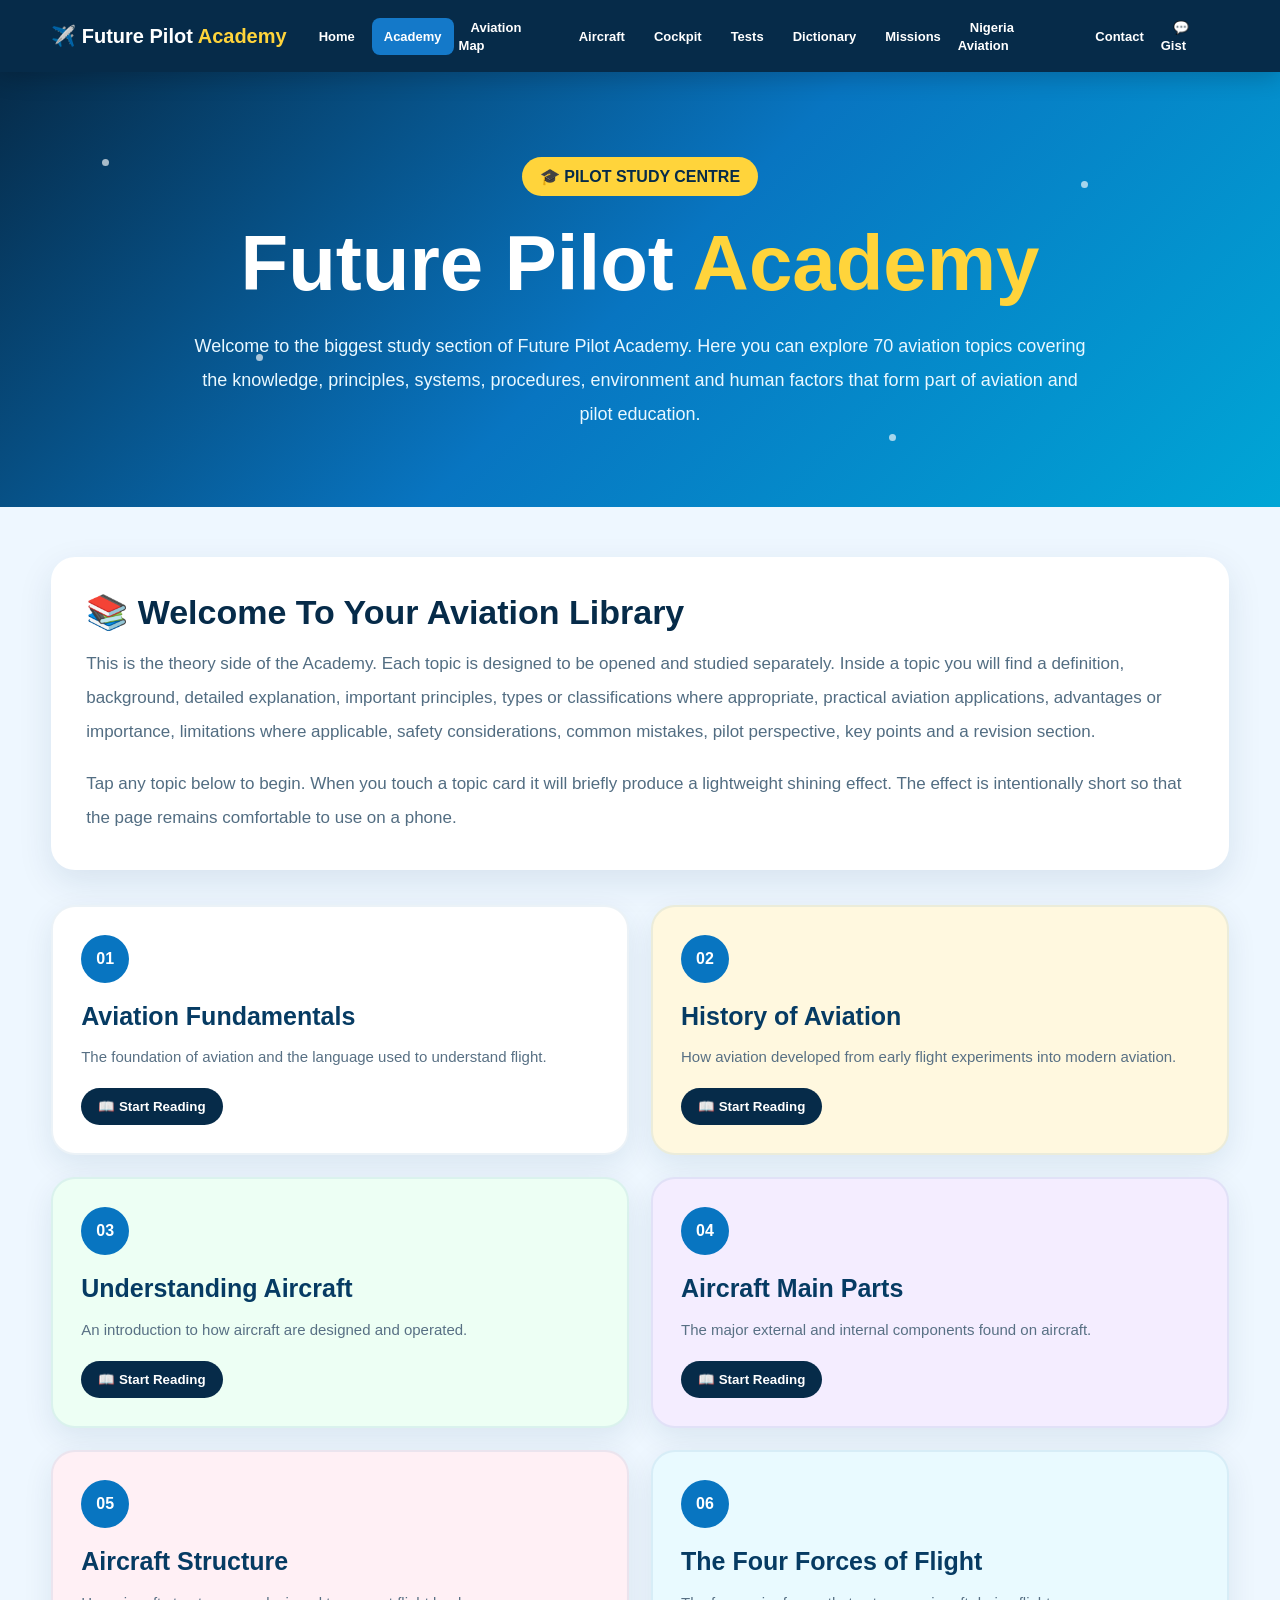
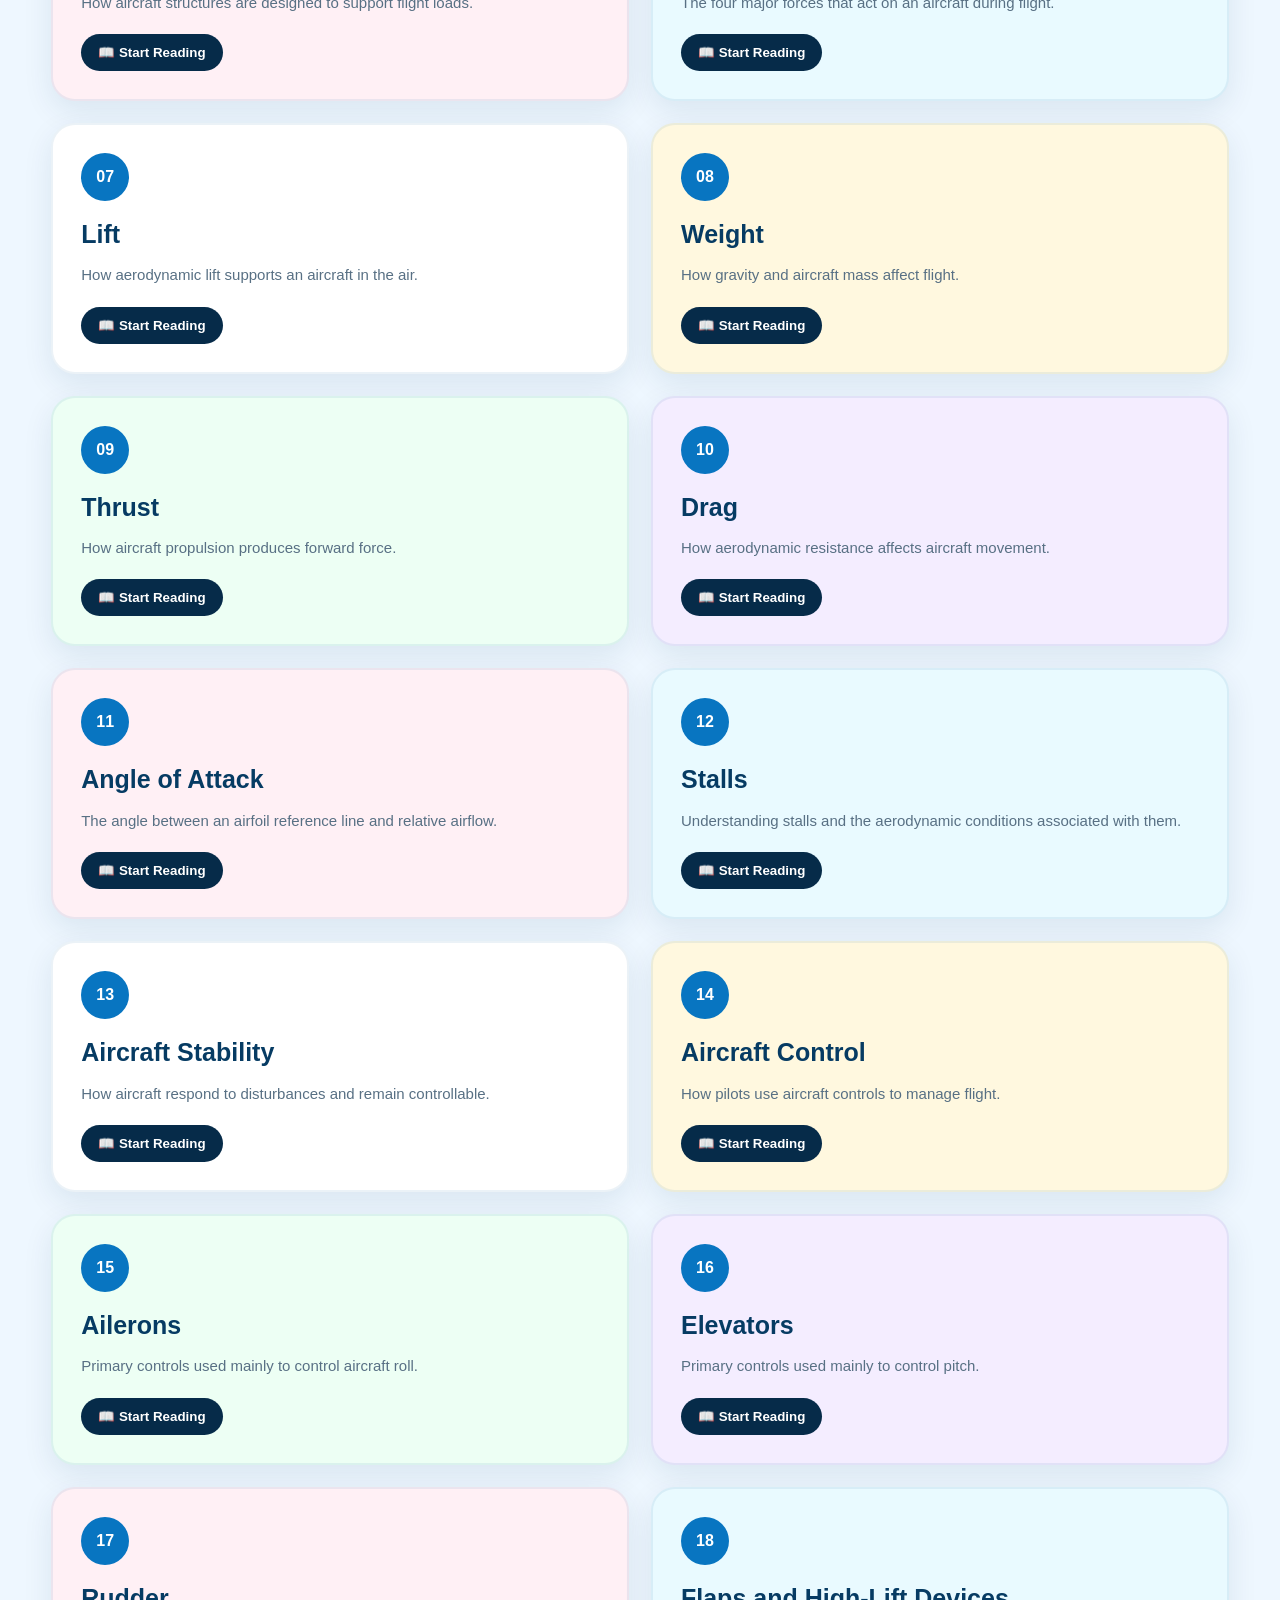
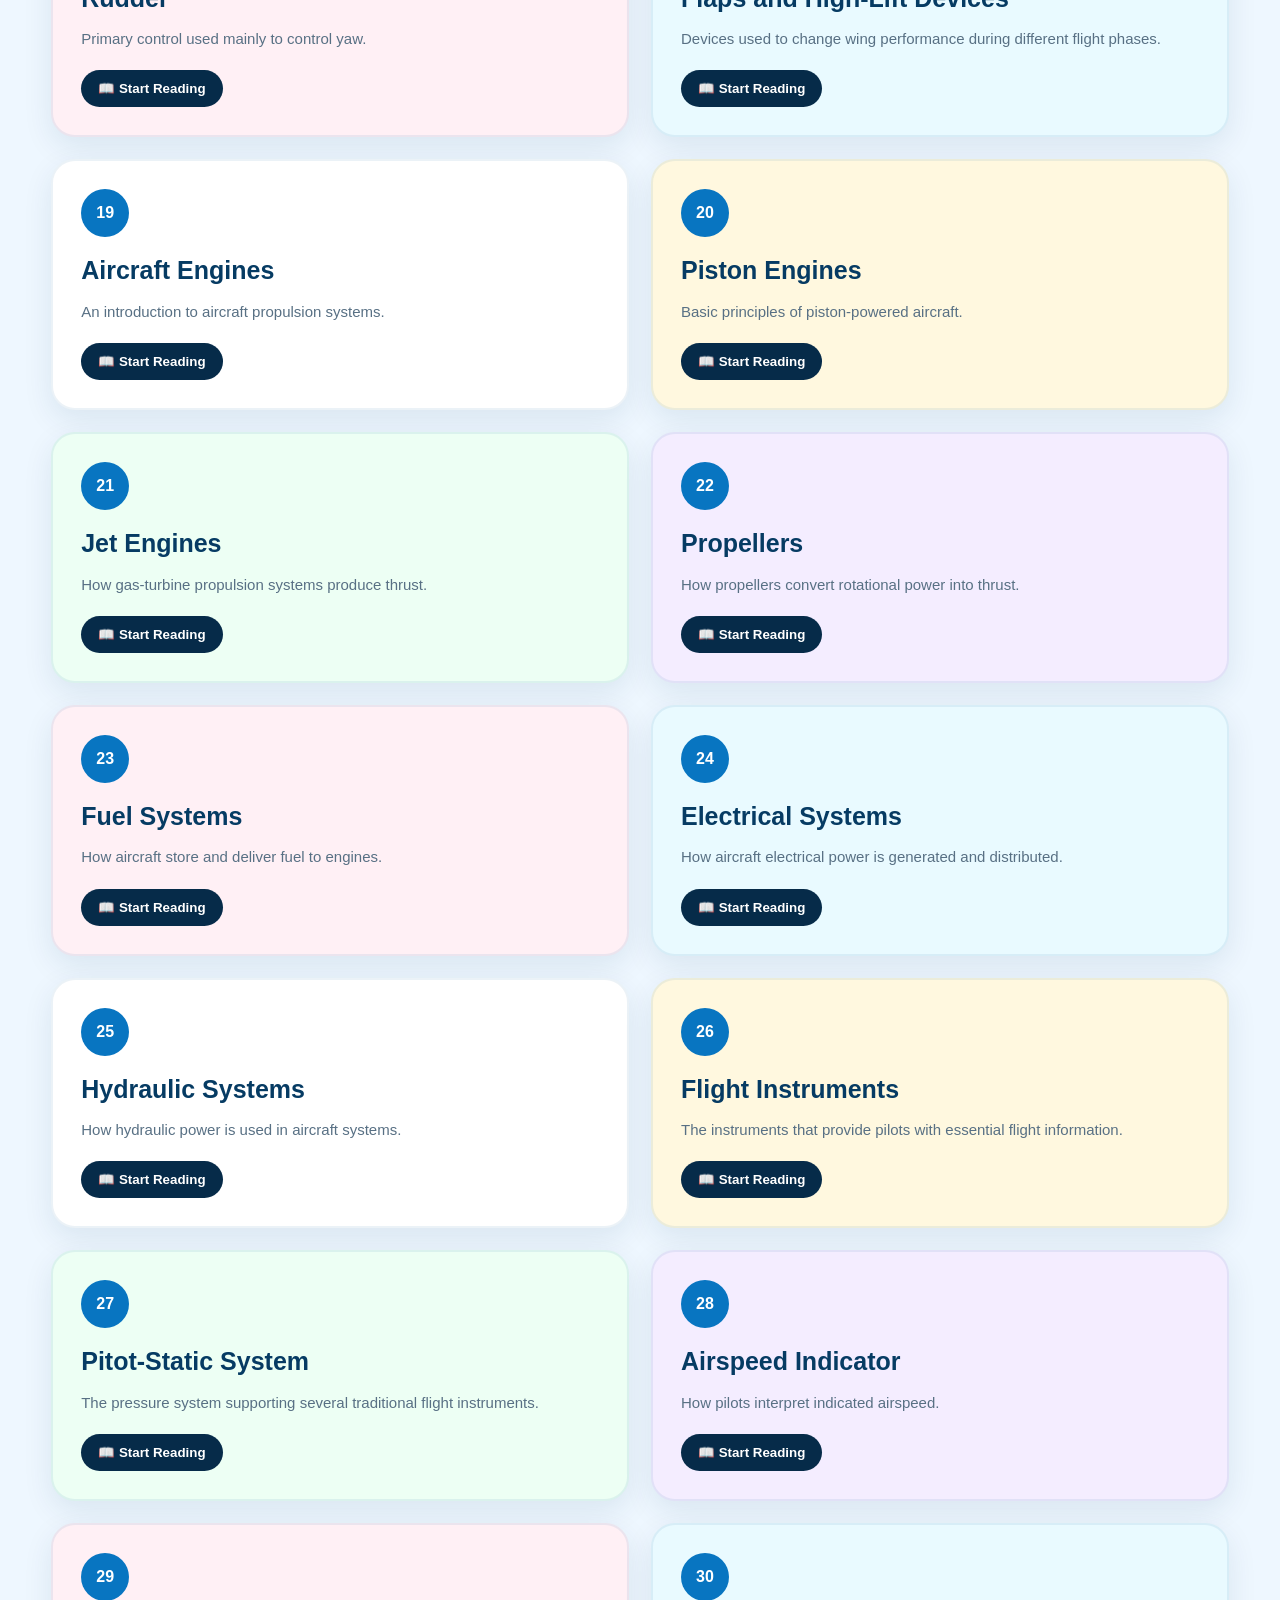
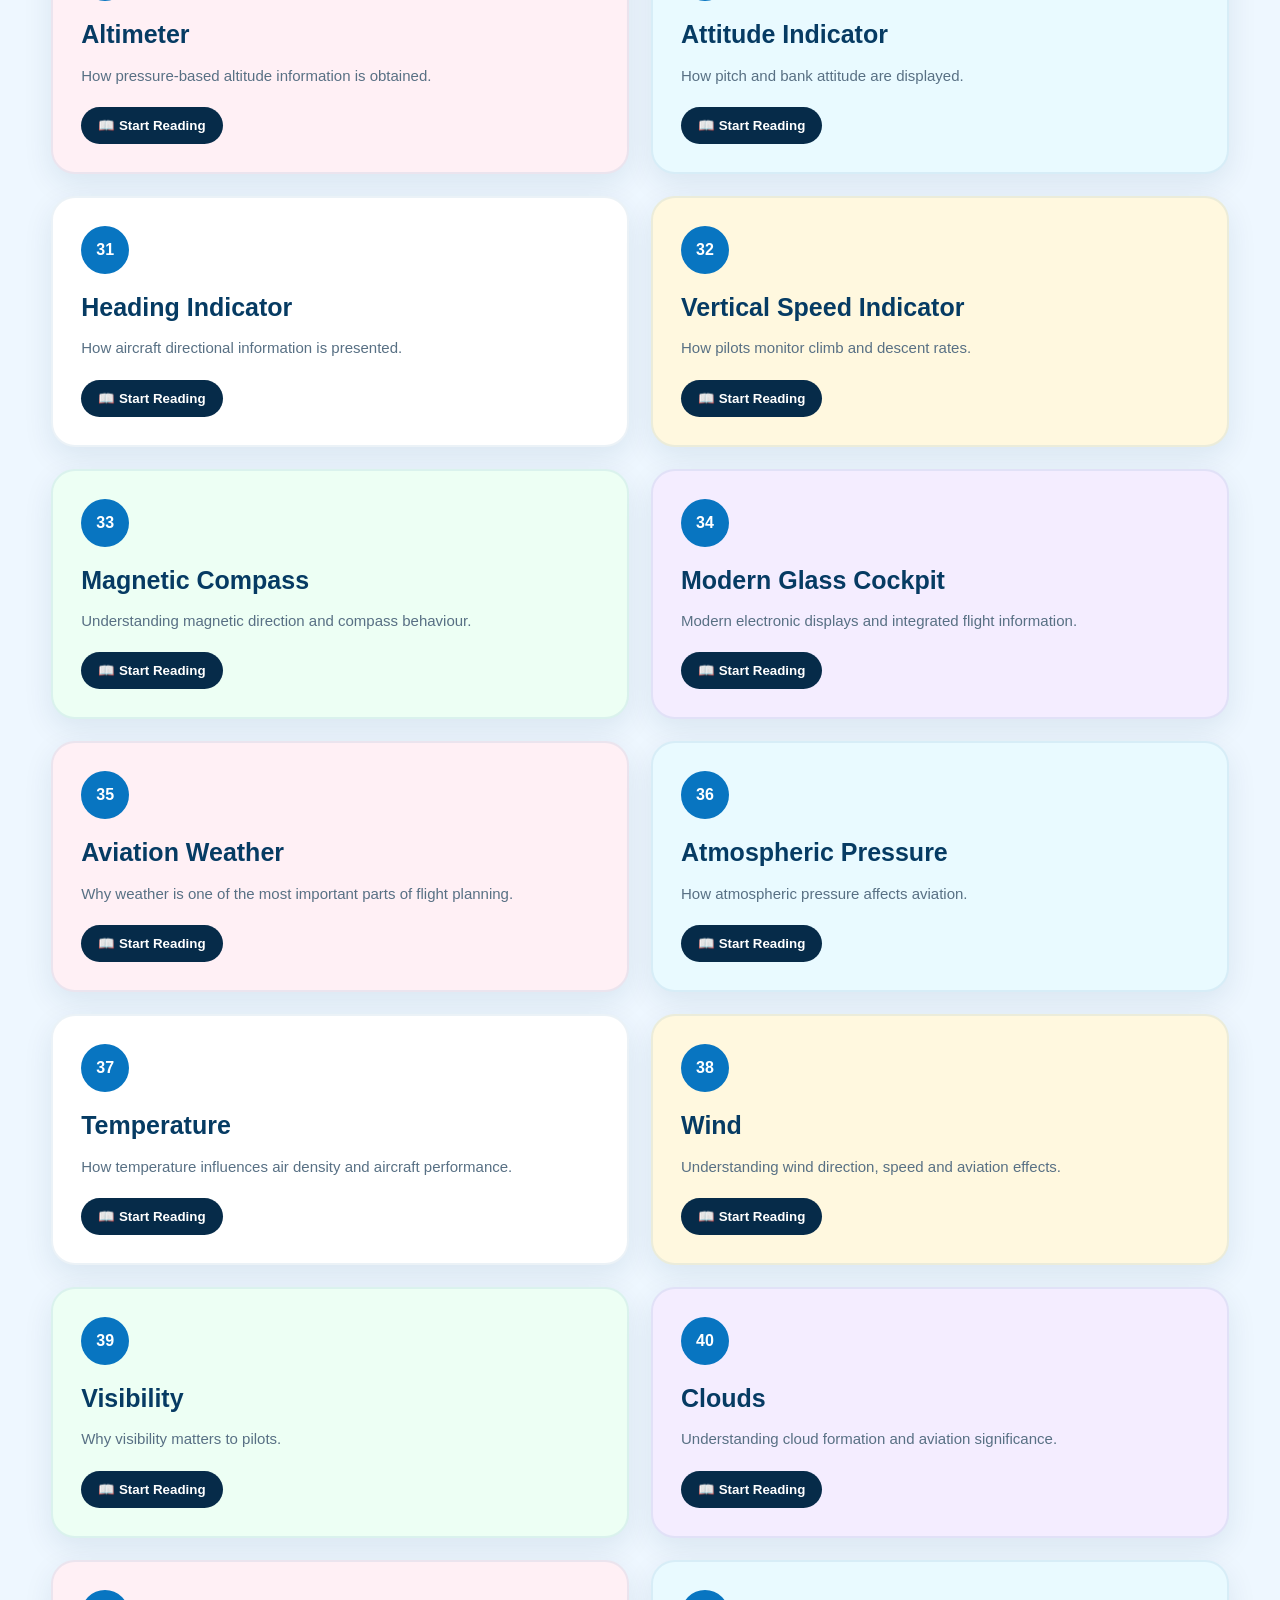
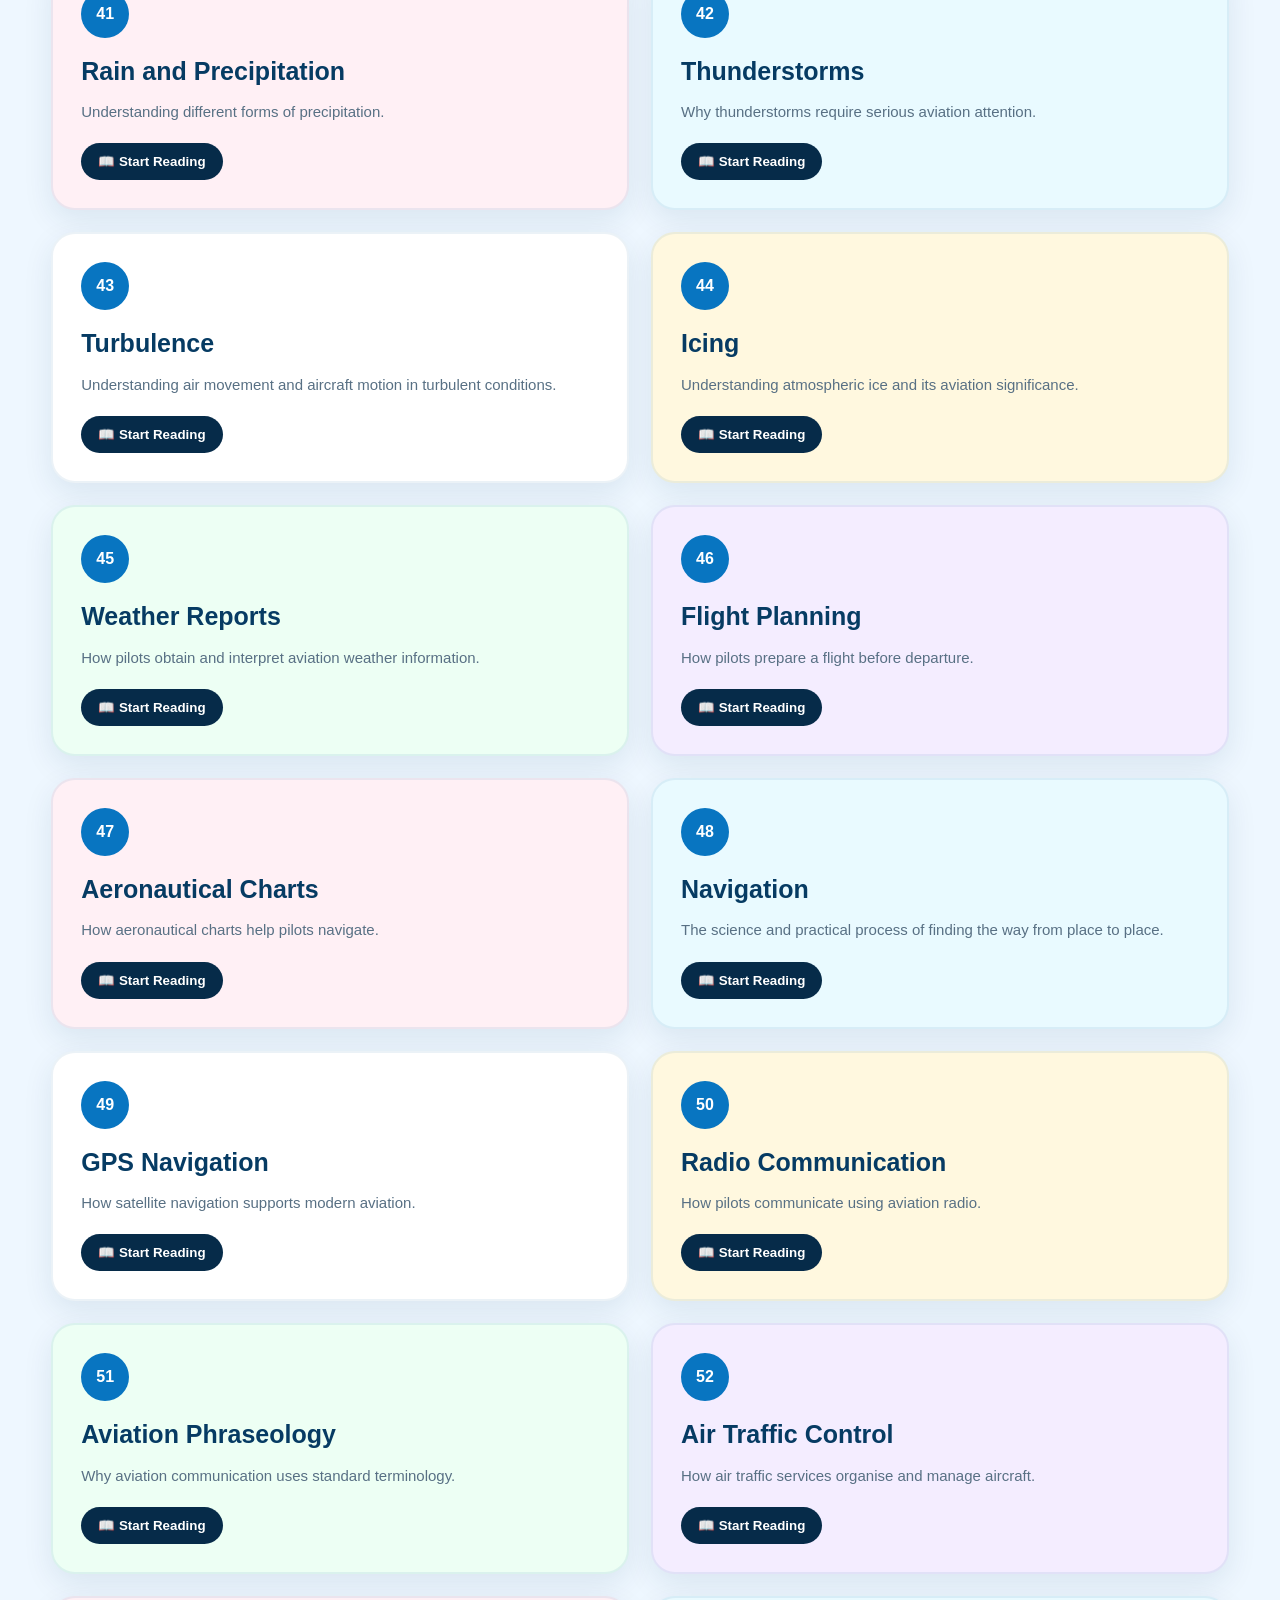
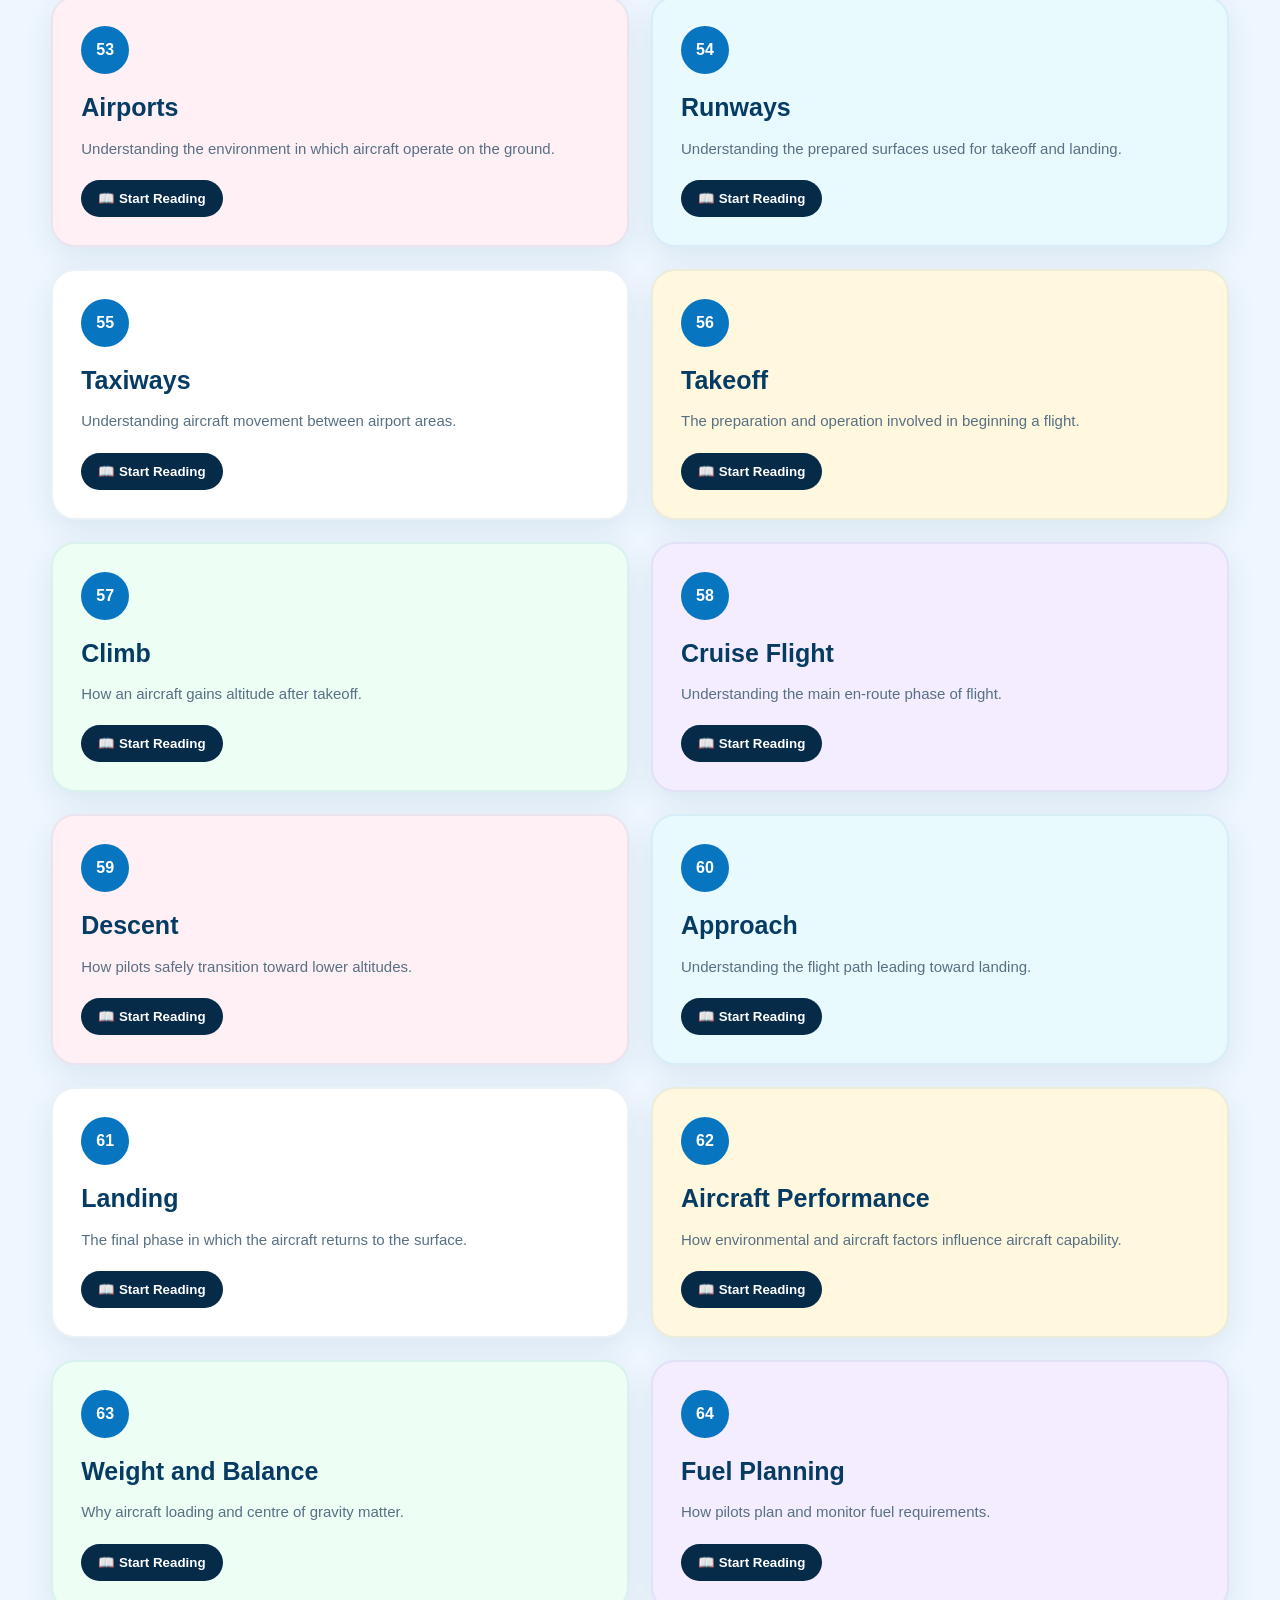
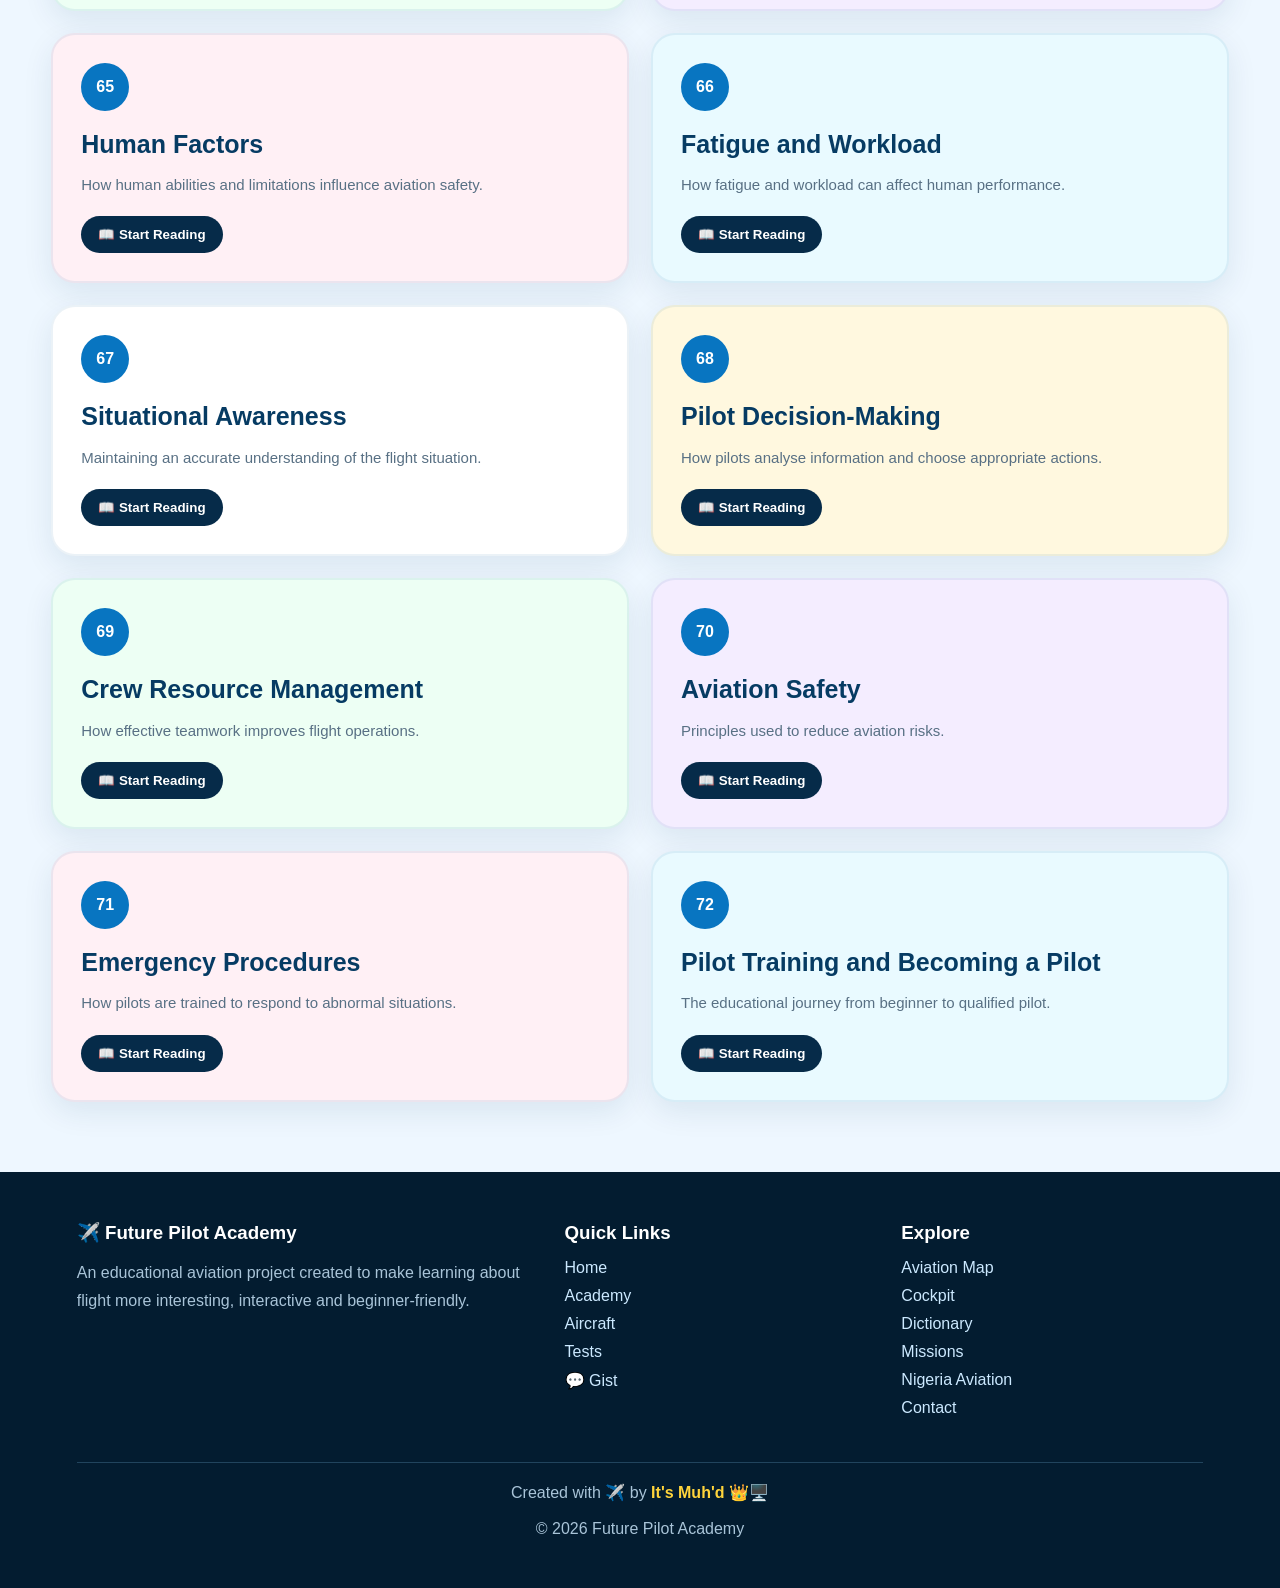
<file: academy.html>
<!DOCTYPE html>
<html lang="en">
<head>
<meta charset="UTF-8">
<meta name="viewport" content="width=device-width, initial-scale=1.0">

<title>Pilot Academy | Future Pilot Academy</title>

<meta name="description"
content="Future Pilot Academy — 70-topic aviation theory library created by It's Muh'd 👑🖥️">

<style>

/* =========================================================
   RESET
========================================================= */

*{
    margin:0;
    padding:0;
    box-sizing:border-box;
    scroll-behavior:smooth;
}

body{
    font-family:Arial,Helvetica,sans-serif;
    background:#eef7ff;
    color:#17324d;
    overflow-x:hidden;
}

/* =========================================================
   NAVIGATION
========================================================= */

header{
    position:sticky;
    top:0;
    z-index:9999;
    background:#062b49;
    box-shadow:0 5px 25px rgba(0,0,0,.20);
}

.navbar{
    width:92%;
    max-width:1250px;
    min-height:72px;
    margin:auto;

    display:flex;
    align-items:center;
    justify-content:space-between;
    gap:20px;
}

.logo{
    color:white;
    text-decoration:none;
    font-size:20px;
    font-weight:900;
    white-space:nowrap;
}

.logo span{
    color:#ffd43b;
}

.nav-links{
    display:flex;
    align-items:center;
    gap:5px;
    list-style:none;
}

.nav-links a{
    color:white;
    text-decoration:none;
    padding:11px 12px;
    border-radius:8px;
    font-size:13px;
    font-weight:800;
    transition:.25s;
}

.nav-links a:hover,
.nav-links a.active{
    background:#1479c9;
}

.menu-btn{
    display:none;
    border:0;
    background:#ffd43b;
    color:#062b49;
    font-size:25px;
    padding:7px 12px;
    border-radius:8px;
    cursor:pointer;
    z-index:10001;
}

/* =========================================================
   HERO
========================================================= */

.hero{
    position:relative;
    overflow:hidden;
    text-align:center;
    color:white;
    padding:85px 6% 75px;

    background:
    linear-gradient(135deg,#062b49,#0875c1,#00a6d6);
}

.hero h1{
    position:relative;
    z-index:2;
    font-size:clamp(42px,7vw,78px);
    margin-bottom:20px;
}

.hero h1 span{
    color:#ffd43b;
}

.hero p{
    position:relative;
    z-index:2;
    max-width:900px;
    margin:auto;
    line-height:1.9;
    font-size:18px;
    color:#e9f8ff;
}

.hero-badge{
    display:inline-block;
    background:#ffd43b;
    color:#062b49;
    padding:10px 18px;
    border-radius:30px;
    font-weight:900;
    margin-bottom:22px;
}

/* =========================================================
   FLOATING BACKGROUND
========================================================= */

.sky-dot{
    position:absolute;
    width:7px;
    height:7px;
    border-radius:50%;
    background:rgba(255,255,255,.65);
    animation:floatDot 6s ease-in-out infinite;
}

.dot1{left:8%;top:20%;}
.dot2{left:20%;top:65%;animation-delay:1s;}
.dot3{right:15%;top:25%;animation-delay:2s;}
.dot4{right:30%;bottom:15%;animation-delay:3s;}

@keyframes floatDot{

    0%,100%{
        transform:translateY(0);
        opacity:.4;
    }

    50%{
        transform:translateY(-20px);
        opacity:1;
    }
}

/* =========================================================
   INTRO
========================================================= */

.container{
    width:92%;
    max-width:1200px;
    margin:50px auto;
}

.intro{
    background:white;
    padding:35px;
    border-radius:24px;
    box-shadow:0 12px 35px rgba(0,50,90,.10);
    margin-bottom:35px;
}

.intro h2{
    color:#062b49;
    font-size:34px;
    margin-bottom:15px;
}

.intro p{
    color:#526d82;
    line-height:2;
    font-size:17px;
}

/* =========================================================
   TOPIC GRID
========================================================= */

.topic-grid{
    display:grid;
    grid-template-columns:repeat(2,1fr);
    gap:22px;
}

.topic-card{
    position:relative;
    overflow:hidden;
    cursor:pointer;

    padding:28px;
    min-height:220px;

    border-radius:24px;

    border:2px solid rgba(0,90,150,.08);

    box-shadow:
    0 10px 30px rgba(0,50,90,.09);

    transition:
    transform .3s ease,
    box-shadow .3s ease;

    background:white;
}

/* Different backgrounds */

.topic-card:nth-child(6n+1){
    background:#ffffff;
}

.topic-card:nth-child(6n+2){
    background:#fff8df;
}

.topic-card:nth-child(6n+3){
    background:#edfff4;
}

.topic-card:nth-child(6n+4){
    background:#f4edff;
}

.topic-card:nth-child(6n+5){
    background:#fff0f5;
}

.topic-card:nth-child(6n+6){
    background:#e9faff;
}

.topic-card:hover{
    transform:translateY(-7px);
    box-shadow:
    0 18px 45px rgba(0,70,120,.16);
}

.topic-number{
    display:inline-flex;

    width:48px;
    height:48px;

    align-items:center;
    justify-content:center;

    border-radius:50%;

    background:#0875c1;
    color:white;

    font-weight:900;
    font-size:16px;

    margin-bottom:17px;
}

.topic-card h2{
    color:#063b63;
    font-size:25px;
    line-height:1.3;
    margin-bottom:12px;
}

.topic-card p{
    color:#587084;
    line-height:1.75;
    font-size:15px;
}

.read-btn{
    margin-top:18px;

    border:0;
    padding:11px 17px;

    border-radius:30px;

    background:#062b49;
    color:white;

    font-weight:800;

    cursor:pointer;
}

/* =========================================================
   TOUCH SHINE EFFECT
========================================================= */

.topic-card.shine{
    animation:
    cardGlow .9s ease;
}

@keyframes cardGlow{

    0%{
        transform:scale(1);
        box-shadow:0 10px 30px rgba(0,50,90,.09);
    }

    35%{
        transform:scale(1.025);
        box-shadow:
        0 0 0 4px rgba(255,212,59,.28),
        0 0 35px rgba(255,212,59,.65);
    }

    70%{
        transform:scale(1.015);
        box-shadow:
        0 0 0 3px rgba(0,166,214,.25),
        0 0 30px rgba(0,166,214,.5);
    }

    100%{
        transform:scale(1);
    }
}

/* Spark particles */

.spark{
    position:absolute;
    pointer-events:none;

    width:6px;
    height:6px;

    border-radius:50%;

    background:#ffd43b;

    animation:sparkFly .9s ease-out forwards;
}

@keyframes sparkFly{

    from{
        opacity:1;
        transform:translate(0,0) scale(1);
    }

    to{
        opacity:0;
        transform:
        translate(
            var(--x),
            var(--y)
        )
        scale(.2);
    }
}

/* =========================================================
   READING AREA
========================================================= */

.reader{
    display:none;
    margin-top:45px;

    background:white;

    border-radius:28px;

    box-shadow:
    0 15px 45px rgba(0,50,90,.13);

    overflow:hidden;
}

.reader.show{
    display:block;
}

.reader-head{
    padding:40px 35px;

    color:white;

    background:
    linear-gradient(
        135deg,
        #062b49,
        #0875c1
    );
}

.reader-head small{
    display:block;
    color:#ffd43b;
    font-weight:900;
    letter-spacing:2px;
    margin-bottom:10px;
}

.reader-head h2{
    font-size:clamp(30px,5vw,48px);
    line-height:1.15;
}

.reader-body{
    padding:38px;
}

.chapter{
    margin-bottom:35px;
    padding-bottom:30px;

    border-bottom:1px solid #dceaf3;
}

.chapter:last-child{
    border-bottom:0;
}

.chapter h3{
    color:#0875c1;
    font-size:25px;
    margin-bottom:14px;
}

.chapter p{
    color:#465f72;
    font-size:17px;
    line-height:2;
    margin-bottom:17px;
}

.chapter ul{
    padding-left:25px;
}

.chapter li{
    color:#465f72;
    line-height:1.9;
    margin:8px 0;
}

.back-top{
    display:inline-block;

    margin-top:10px;

    padding:12px 18px;

    border-radius:30px;

    background:#062b49;
    color:white;

    text-decoration:none;
    font-weight:900;
}

/* =========================================================
   FOOTER
========================================================= */

footer{
    background:#031c30;
    color:white;
    padding:50px 6%;
    margin-top:70px;
}

.footer-grid{
    max-width:1200px;
    margin:auto;

    display:grid;
    grid-template-columns:1.5fr 1fr 1fr;
    gap:35px;
}

footer h3{
    margin-bottom:15px;
}

footer p{
    color:#a9c4d8;
    line-height:1.8;
}

footer ul{
    list-style:none;
}

footer li{
    margin:10px 0;
}

footer a{
    color:#cce9ff;
    text-decoration:none;
}

footer a:hover{
    color:#ffd43b;
}

.creator{
    max-width:1200px;
    margin:35px auto 0;

    padding-top:20px;

    border-top:1px solid #21445d;

    text-align:center;

    color:#a9c4d8;
}

.creator strong{
    color:#ffd43b;
}

/* =========================================================
   MOBILE
========================================================= */

@media(max-width:950px){

    .menu-btn{
        display:block;
    }

    .nav-links{
        position:absolute;
        top:72px;
        left:0;

        width:100%;

        display:none;

        flex-direction:column;
        align-items:stretch;

        background:#062b49;

        padding:15px;

        box-shadow:
        0 12px 25px rgba(0,0,0,.25);
    }

    .nav-links.show{
        display:flex;
    }

    .nav-links li{
        width:100%;
    }

    .nav-links a{
        display:block;
        width:100%;
        padding:15px;
        font-size:15px;
    }

    .topic-grid{
        grid-template-columns:1fr;
    }

    .reader-body{
        padding:25px 20px;
    }

    .reader-head{
        padding:30px 22px;
    }

    .footer-grid{
        grid-template-columns:1fr;
    }
}

@media(max-width:600px){

    .hero{
        padding:65px 5%;
    }

    .hero p{
        font-size:16px;
    }

    .intro{
        padding:25px 20px;
    }

    .topic-card{
        padding:23px;
    }

    .topic-card h2{
        font-size:22px;
    }

    .chapter p{
        font-size:16px;
        line-height:1.9;
    }
}

</style>

<!-- =========================================================
     GOOGLE ANALYTICS
========================================================= -->

<script async src="https://www.googletagmanager.com/gtag/js?id=G-9QWF7YCP3J"></script>

<script>
window.dataLayer = window.dataLayer || [];

function gtag(){
    dataLayer.push(arguments);
}

gtag("js", new Date());

gtag("config", "G-9QWF7YCP3J");
</script>

</head>


<body>


<!-- =======================================================
     NAVIGATION
======================================================= -->

<header>

<nav class="navbar">

<a href="index.html" class="logo">
✈️ Future Pilot <span>Academy</span>
</a>

<button
class="menu-btn"
id="menuBtn"
type="button"
aria-label="Open navigation"
aria-expanded="false">

☰

</button>


<ul class="nav-links" id="navLinks">

<li><a href="index.html">Home</a></li>

<li><a href="academy.html" class="active">Academy</a></li>

<li><a href="map.html">Aviation Map</a></li>

<li><a href="aircraft.html">Aircraft</a></li>

<li><a href="cockpit.html">Cockpit</a></li>

<li><a href="tests.html">Tests</a></li>

<li><a href="dictionary.html">Dictionary</a></li>

<li><a href="missions.html">Missions</a></li>

<li><a href="nigeria.html">Nigeria Aviation</a></li>

<li><a href="contact.html">Contact</a></li>

<li><a href="gist.html">💬 Gist</a></li>

</ul>

</nav>

</header>


<!-- =======================================================
     HERO
======================================================= -->

<section class="hero">

<div class="sky-dot dot1"></div>
<div class="sky-dot dot2"></div>
<div class="sky-dot dot3"></div>
<div class="sky-dot dot4"></div>

<div class="hero-badge">
🎓 PILOT STUDY CENTRE
</div>

<h1>
Future Pilot <span>Academy</span>
</h1>

<p>
Welcome to the biggest study section of Future Pilot Academy.
Here you can explore 70 aviation topics covering the knowledge,
principles, systems, procedures, environment and human factors
that form part of aviation and pilot education.
</p>

</section>


<!-- =======================================================
     MAIN
======================================================= -->

<main class="container">


<section class="intro">

<h2>📚 Welcome To Your Aviation Library</h2>

<p>
This is the theory side of the Academy. Each topic is designed
to be opened and studied separately. Inside a topic you will
find a definition, background, detailed explanation, important
principles, types or classifications where appropriate,
practical aviation applications, advantages or importance,
limitations where applicable, safety considerations, common
mistakes, pilot perspective, key points and a revision section.
</p>

<br>

<p>
Tap any topic below to begin. When you touch a topic card it
will briefly produce a lightweight shining effect. The effect
is intentionally short so that the page remains comfortable to
use on a phone.
</p>

</section>


<!-- =======================================================
     TOPIC CARDS
======================================================= -->

<section>

<div class="topic-grid" id="topicGrid"></div>

</section>


<!-- =======================================================
     READING AREA
======================================================= -->

<section>

<div class="reader" id="reader">

<div class="reader-head">

<small id="readerNumber">
TOPIC
</small>

<h2 id="readerTitle">
Select a topic
</h2>

</div>

<div class="reader-body" id="readerBody"></div>

</div>

</section>


</main>


<!-- =======================================================
     FOOTER
======================================================= -->

<footer>

<div class="footer-grid">

<div>

<h3>✈️ Future Pilot Academy</h3>

<p>
An educational aviation project created to make learning about
flight more interesting, interactive and beginner-friendly.
</p>

</div>


<div>

<h3>Quick Links</h3>

<ul>

<li>
<a href="index.html">Home</a>
</li>

<li>
<a href="academy.html">Academy</a>
</li>

<li>
<a href="aircraft.html">Aircraft</a>
</li>

<li>
<a href="tests.html">Tests</a>
</li>

<li>
<a href="gist.html">💬 Gist</a>
</li>

</ul>

</div>


<div>

<h3>Explore</h3>

<ul>

<li>
<a href="map.html">Aviation Map</a>
</li>

<li>
<a href="cockpit.html">Cockpit</a>
</li>

<li>
<a href="dictionary.html">Dictionary</a>
</li>

<li>
<a href="missions.html">Missions</a>
</li>

<li>
<a href="nigeria.html">Nigeria Aviation</a>
</li>

<li>
<a href="contact.html">Contact</a>
</li>

</ul>

</div>

</div>


<div class="creator">

Created with ✈️ by
<strong>It's Muh'd 👑🖥️</strong>

<br><br>

© 2026 Future Pilot Academy

</div>

</footer>


<!-- =======================================================
     JAVASCRIPT
======================================================= -->

<script>

/* =========================================================
   MOBILE NAVIGATION
========================================================= */

const menuBtn =
document.getElementById("menuBtn");

const navLinks =
document.getElementById("navLinks");


menuBtn.addEventListener("click",function(){

    navLinks.classList.toggle("show");

    const opened =
    navLinks.classList.contains("show");

    menuBtn.setAttribute(
        "aria-expanded",
        opened ? "true" : "false"
    );

    menuBtn.textContent =
    opened ? "✕" : "☰";

});


document.querySelectorAll(".nav-links a")
.forEach(function(link){

    link.addEventListener("click",function(){

        navLinks.classList.remove("show");

        menuBtn.setAttribute(
            "aria-expanded",
            "false"
        );

        menuBtn.textContent="☰";

    });

});


/* =========================================================
   70 PILOT TOPICS
========================================================= */

const topics = [

"Aviation Fundamentals",

"History of Aviation",

"Understanding Aircraft",

"Aircraft Main Parts",

"Aircraft Structure",

"The Four Forces of Flight",

"Lift",

"Weight",

"Thrust",

"Drag",

"Angle of Attack",

"Stalls",

"Aircraft Stability",

"Aircraft Control",

"Ailerons",

"Elevators",

"Rudder",

"Flaps and High-Lift Devices",

"Aircraft Engines",

"Piston Engines",

"Jet Engines",

"Propellers",

"Fuel Systems",

"Electrical Systems",

"Hydraulic Systems",

"Flight Instruments",

"Pitot-Static System",

"Airspeed Indicator",

"Altimeter",

"Attitude Indicator",

"Heading Indicator",

"Vertical Speed Indicator",

"Magnetic Compass",

"Modern Glass Cockpit",

"Aviation Weather",

"Atmospheric Pressure",

"Temperature",

"Wind",

"Visibility",

"Clouds",

"Rain and Precipitation",

"Thunderstorms",

"Turbulence",

"Icing",

"Weather Reports",

"Flight Planning",

"Aeronautical Charts",

"Navigation",

"GPS Navigation",

"Radio Communication",

"Aviation Phraseology",

"Air Traffic Control",

"Airports",

"Runways",

"Taxiways",

"Takeoff",

"Climb",

"Cruise Flight",

"Descent",

"Approach",

"Landing",

"Aircraft Performance",

"Weight and Balance",

"Fuel Planning",

"Human Factors",

"Fatigue and Workload",

"Situational Awareness",

"Pilot Decision-Making",

"Crew Resource Management",

"Aviation Safety",

"Emergency Procedures",

"Pilot Training and Becoming a Pilot"

];


/* =========================================================
   SHORT DESCRIPTIONS
========================================================= */

const descriptions = [

"The foundation of aviation and the language used to understand flight.",

"How aviation developed from early flight experiments into modern aviation.",

"An introduction to how aircraft are designed and operated.",

"The major external and internal components found on aircraft.",

"How aircraft structures are designed to support flight loads.",

"The four major forces that act on an aircraft during flight.",

"How aerodynamic lift supports an aircraft in the air.",

"How gravity and aircraft mass affect flight.",

"How aircraft propulsion produces forward force.",

"How aerodynamic resistance affects aircraft movement.",

"The angle between an airfoil reference line and relative airflow.",

"Understanding stalls and the aerodynamic conditions associated with them.",

"How aircraft respond to disturbances and remain controllable.",

"How pilots use aircraft controls to manage flight.",

"Primary controls used mainly to control aircraft roll.",

"Primary controls used mainly to control pitch.",

"Primary control used mainly to control yaw.",

"Devices used to change wing performance during different flight phases.",

"An introduction to aircraft propulsion systems.",

"Basic principles of piston-powered aircraft.",

"How gas-turbine propulsion systems produce thrust.",

"How propellers convert rotational power into thrust.",

"How aircraft store and deliver fuel to engines.",

"How aircraft electrical power is generated and distributed.",

"How hydraulic power is used in aircraft systems.",

"The instruments that provide pilots with essential flight information.",

"The pressure system supporting several traditional flight instruments.",

"How pilots interpret indicated airspeed.",

"How pressure-based altitude information is obtained.",

"How pitch and bank attitude are displayed.",

"How aircraft directional information is presented.",

"How pilots monitor climb and descent rates.",

"Understanding magnetic direction and compass behaviour.",

"Modern electronic displays and integrated flight information.",

"Why weather is one of the most important parts of flight planning.",

"How atmospheric pressure affects aviation.",

"How temperature influences air density and aircraft performance.",

"Understanding wind direction, speed and aviation effects.",

"Why visibility matters to pilots.",

"Understanding cloud formation and aviation significance.",

"Understanding different forms of precipitation.",

"Why thunderstorms require serious aviation attention.",

"Understanding air movement and aircraft motion in turbulent conditions.",

"Understanding atmospheric ice and its aviation significance.",

"How pilots obtain and interpret aviation weather information.",

"How pilots prepare a flight before departure.",

"How aeronautical charts help pilots navigate.",

"The science and practical process of finding the way from place to place.",

"How satellite navigation supports modern aviation.",

"How pilots communicate using aviation radio.",

"Why aviation communication uses standard terminology.",

"How air traffic services organise and manage aircraft.",

"Understanding the environment in which aircraft operate on the ground.",

"Understanding the prepared surfaces used for takeoff and landing.",

"Understanding aircraft movement between airport areas.",

"The preparation and operation involved in beginning a flight.",

"How an aircraft gains altitude after takeoff.",

"Understanding the main en-route phase of flight.",

"How pilots safely transition toward lower altitudes.",

"Understanding the flight path leading toward landing.",

"The final phase in which the aircraft returns to the surface.",

"How environmental and aircraft factors influence aircraft capability.",

"Why aircraft loading and centre of gravity matter.",

"How pilots plan and monitor fuel requirements.",

"How human abilities and limitations influence aviation safety.",

"How fatigue and workload can affect human performance.",

"Maintaining an accurate understanding of the flight situation.",

"How pilots analyse information and choose appropriate actions.",

"How effective teamwork improves flight operations.",

"Principles used to reduce aviation risks.",

"How pilots are trained to respond to abnormal situations.",

"The educational journey from beginner to qualified pilot."

];


/* =========================================================
   CREATE TOPIC CARDS
========================================================= */

const topicGrid =
document.getElementById("topicGrid");


topics.forEach(function(topic,index){

    const card =
    document.createElement("article");

    card.className="topic-card";

    card.innerHTML=`

        <div class="topic-number">
            ${String(index+1).padStart(2,"0")}
        </div>

        <h2>
            ${topic}
        </h2>

        <p>
            ${descriptions[index]}
        </p>

        <button class="read-btn" type="button">
            📖 Start Reading
        </button>

    `;

    topicGrid.appendChild(card);


    card.addEventListener("click",function(event){

        if(event.target.tagName === "BUTTON"){
            event.stopPropagation();
        }

        createShine(card);

        openTopic(index);

    });

});


/* =========================================================
   SHINING EFFECT
========================================================= */

function createShine(card){

    card.classList.remove("shine");

    void card.offsetWidth;

    card.classList.add("shine");


    for(let i=0;i<10;i++){

        const spark =
        document.createElement("span");

        spark.className="spark";

        spark.style.left =
        (30 + Math.random()*40) + "%";

        spark.style.top =
        (35 + Math.random()*30) + "%";

        spark.style.setProperty(
            "--x",
            ((Math.random()-.5)*180)+"px"
        );

        spark.style.setProperty(
            "--y",
            ((Math.random()-.5)*140)+"px"
        );

        card.appendChild(spark);


        setTimeout(function(){
            spark.remove();
        },900);

    }

}


/* =========================================================
   OPEN READING AREA
========================================================= */

const reader =
document.getElementById("reader");

const readerNumber =
document.getElementById("readerNumber");

const readerTitle =
document.getElementById("readerTitle");

const readerBody =
document.getElementById("readerBody");


function openTopic(index){

    reader.classList.add("show");

    readerNumber.textContent =
    "TOPIC " +
    String(index+1).padStart(2,"0");

    readerTitle.textContent =
    topics[index];

    readerBody.innerHTML =
    createChapter(index);

    setTimeout(function(){

        reader.scrollIntoView({
            behavior:"smooth",
            block:"start"
        });

    },100);

}


/* =========================================================
   LARGE THEORY CHAPTER
========================================================= */

function createChapter(index){

    const topic =
    topics[index];


    return `

    <article class="chapter">

        <h3>📌 Definition</h3>

        <p>
        ${topic} is an important aviation subject that helps
        students develop a structured understanding of the
        knowledge required to appreciate aircraft operations,
        flight principles and the aviation environment.
        The exact meaning of the subject depends on the
        particular area being studied, but the main purpose is
        to help a learner understand how aviation works rather
        than simply memorising isolated words.
        </p>

        <p>
        A student should approach this topic gradually. Start
        with the basic meaning, understand the important
        terminology, connect the subject with aircraft
        operations and then consider how a trained pilot applies
        the knowledge in practice.
        </p>

    </article>


    <article class="chapter">

        <h3>🌍 Background and Introduction</h3>

        <p>
        Aviation is a highly connected field. A single flight
        involves the aircraft, pilot, weather, airport,
        navigation, communication, regulations and many other
        factors. This means that ${topic} should not be studied
        as an isolated idea.
        </p>

        <p>
        When students understand the background of a subject,
        complicated aviation information becomes easier to
        organise. A good student therefore asks what the subject
        means, why it exists, how it works, where it is used and
        what can happen when it is misunderstood.
        </p>

        <p>
        The goal of this chapter is to provide a friendly
        foundation before formal professional training. Real
        pilot training should always be completed with approved
        training material and qualified instructors.
        </p>

    </article>


    <article class="chapter">

        <h3>🧠 Detailed Explanation</h3>

        <p>
        The study of ${topic} involves connecting theory with
        practical aviation situations. Instead of learning a
        definition alone, a student should understand the
        relationship between the concept and the aircraft.
        </p>

        <p>
        Aviation students are normally encouraged to develop
        accurate habits of observation. They should learn to
        identify important information, distinguish between
        similar concepts and understand which information is
        relevant to a particular situation.
        </p>

        <p>
        This way of studying is useful because aviation often
        requires several pieces of information to be considered
        together. A pilot may need to consider aircraft
        condition, weather, location, performance and procedures
        at the same time.
        </p>

        <p>
        The deeper a student studies ${topic}, the more they
        begin to see connections between different aviation
        subjects. Knowledge of one subject can therefore make
        another subject easier to understand.
        </p>

        <p>
        The most useful approach is to understand the principle
        first and then learn the terminology associated with it.
        Memorisation has a place in aviation, but understanding
        should come first whenever possible.
        </p>

    </article>


    <article class="chapter">

        <h3>📚 Important Areas To Study</h3>

        <ul>

            <li>Basic terminology associated with ${topic}.</li>

            <li>The main purpose of the subject.</li>

            <li>Its relationship with aircraft operations.</li>

            <li>Its relationship with pilot responsibilities.</li>

            <li>Conditions that can affect the subject.</li>

            <li>Important limitations.</li>

            <li>Relevant safety considerations.</li>

            <li>Common beginner misunderstandings.</li>

            <li>Practical examples from aviation.</li>

            <li>How the subject connects with other pilot subjects.</li>

        </ul>

    </article>


    <article class="chapter">

        <h3>🧩 Types and Classifications</h3>

        <p>
        Many aviation subjects contain different types,
        categories or classifications. Understanding those
        categories helps a student organise information instead
        of treating every situation as exactly the same.
        </p>

        <p>
        The correct classification depends on the particular
        aviation subject being discussed. Students should always
        learn the definitions and distinctions used by their
        approved training materials.
        </p>

        <p>
        When several types exist, compare them carefully. Look
        for what makes each type different, what conditions apply
        to it and what practical effect the difference has.
        </p>

    </article>


    <article class="chapter">

        <h3>✈️ Pilot Perspective</h3>

        <p>
        From a pilot's perspective, ${topic} is not simply an
        examination subject. The knowledge exists because pilots
        operate in an environment where correct information and
        disciplined decisions matter.
        </p>

        <p>
        A student pilot gradually learns to connect classroom
        theory with aircraft operation. During training, an
        instructor can demonstrate how theoretical principles
        appear in practical situations.
        </p>

        <p>
        The pilot's responsibility is to understand the aircraft,
        recognise relevant conditions, follow applicable
        procedures and make decisions within the limits of the
        operation.
        </p>

    </article>


    <article class="chapter">

        <h3>⭐ Importance and Advantages</h3>

        <p>
        A strong understanding of ${topic} can make aviation
        learning more organised. Students who understand the
        basic principles can more easily connect new information
        with concepts they have already studied.
        </p>

        <p>
        Another advantage is improved situational awareness.
        Understanding aviation systems and principles helps a
        learner recognise what information matters during a
        flight.
        </p>

        <p>
        Knowledge also supports safer decision-making because a
        pilot needs to understand the reasons behind procedures
        rather than blindly performing actions.
        </p>

    </article>


    <article class="chapter">

        <h3>⚠️ Limitations and Possible Problems</h3>

        <p>
        Theory alone cannot make someone a qualified pilot.
        Reading about ${topic} is only one part of aviation
        education. Practical training, supervised experience,
        examinations and applicable licensing requirements are
        also important.
        </p>

        <p>
        Another limitation is that aviation information can
        depend on the aircraft, country, operation and applicable
        regulations. Students should therefore avoid assuming
        that one procedure applies to every aircraft.
        </p>

        <p>
        Outdated information can also become a problem. Aviation
        students should use current approved material when
        preparing for real flight operations.
        </p>

    </article>


    <article class="chapter">

        <h3>🛡️ Safety Considerations</h3>

        <p>
        Safety should always be connected to aviation theory.
        When studying ${topic}, ask how misunderstanding the
        subject could affect aircraft operation or pilot
        decision-making.
        </p>

        <p>
        Safety procedures are aircraft- and operation-specific.
        This page is educational and should not replace an
        aircraft flight manual, checklist, official regulation
        or instruction from a qualified aviation professional.
        </p>

    </article>


    <article class="chapter">

        <h3>❌ Common Beginner Mistakes</h3>

        <ul>

            <li>Memorising terms without understanding them.</li>

            <li>Confusing similar aviation concepts.</li>

            <li>Ignoring the connection between theory and practice.</li>

            <li>Using outdated information.</li>

            <li>Assuming every aircraft operates identically.</li>

            <li>Ignoring aircraft-specific procedures.</li>

            <li>Learning only for examinations instead of understanding.</li>

        </ul>

    </article>


    <article class="chapter">

        <h3>💡 Friendly Study Tip From It's Muh'd 👑🖥️</h3>

        <p>
        Oya, future pilot 😄✈️ — no need to rush this one.
        Aviation plenty, and nobody becomes an aviation expert
        by reading everything in one sitting.
        </p>

        <p>
        Read this topic slowly. If you see a word wey you never
        understand, pause and check the meaning. Then connect the
        idea with the aircraft. That small habit can make your
        learning much easier.
        </p>

        <p>
        And remember: understanding one concept properly is
        better than rushing through twenty concepts without
        understanding them.
        </p>

    </article>


    <article class="chapter">

        <h3>📝 Revision Summary</h3>

        <p>
        Before leaving this topic, try to explain ${topic} in
        your own words without looking at the page. Then think
        about its purpose, its major characteristics, its
        practical aviation importance and the safety issues
        associated with it.
        </p>

        <p>
        If you cannot explain the concept clearly, return to the
        beginning and read it again. Repetition is a normal part
        of learning aviation theory.
        </p>

    </article>


    <article class="chapter">

        <h3>🎯 Key Things To Remember</h3>

        <ul>

            <li>Understand the definition before memorising details.</li>

            <li>Learn the important terminology.</li>

            <li>Understand why the subject matters to pilots.</li>

            <li>Connect theory with practical aviation.</li>

            <li>Know the important limitations.</li>

            <li>Always consider safety.</li>

            <li>Use current and approved training information.</li>

            <li>Ask a qualified instructor when something is unclear.</li>

        </ul>

    </article>


    <a
    href="#topicGrid"
    class="back-top">

    ↑ Back To 70 Topics

    </a>

    `;

}


/* =========================================================
   MAKE THE READER CLOSE WITH ESCAPE
========================================================= */

window.addEventListener("keydown",function(event){

    if(event.key === "Escape"){

        reader.classList.remove("show");

    }

});

</script>

</body>
</html>
</file>
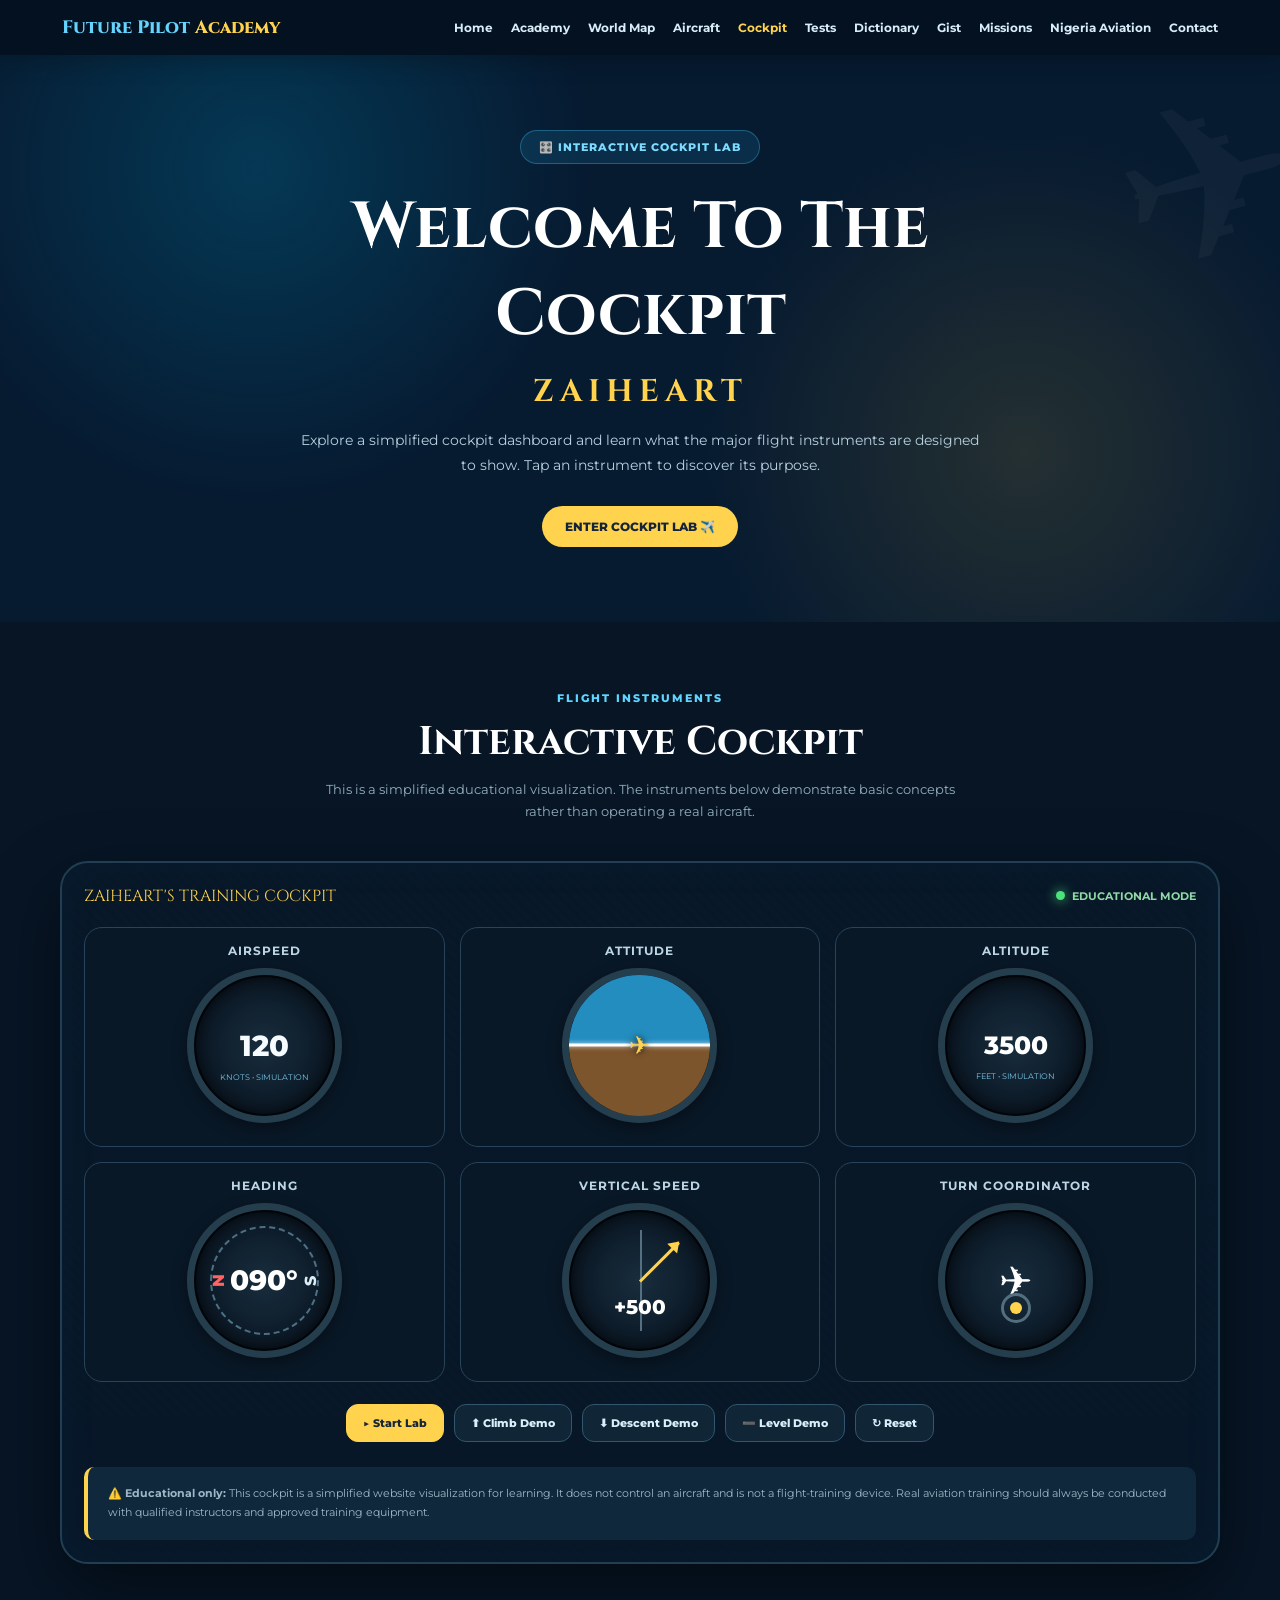
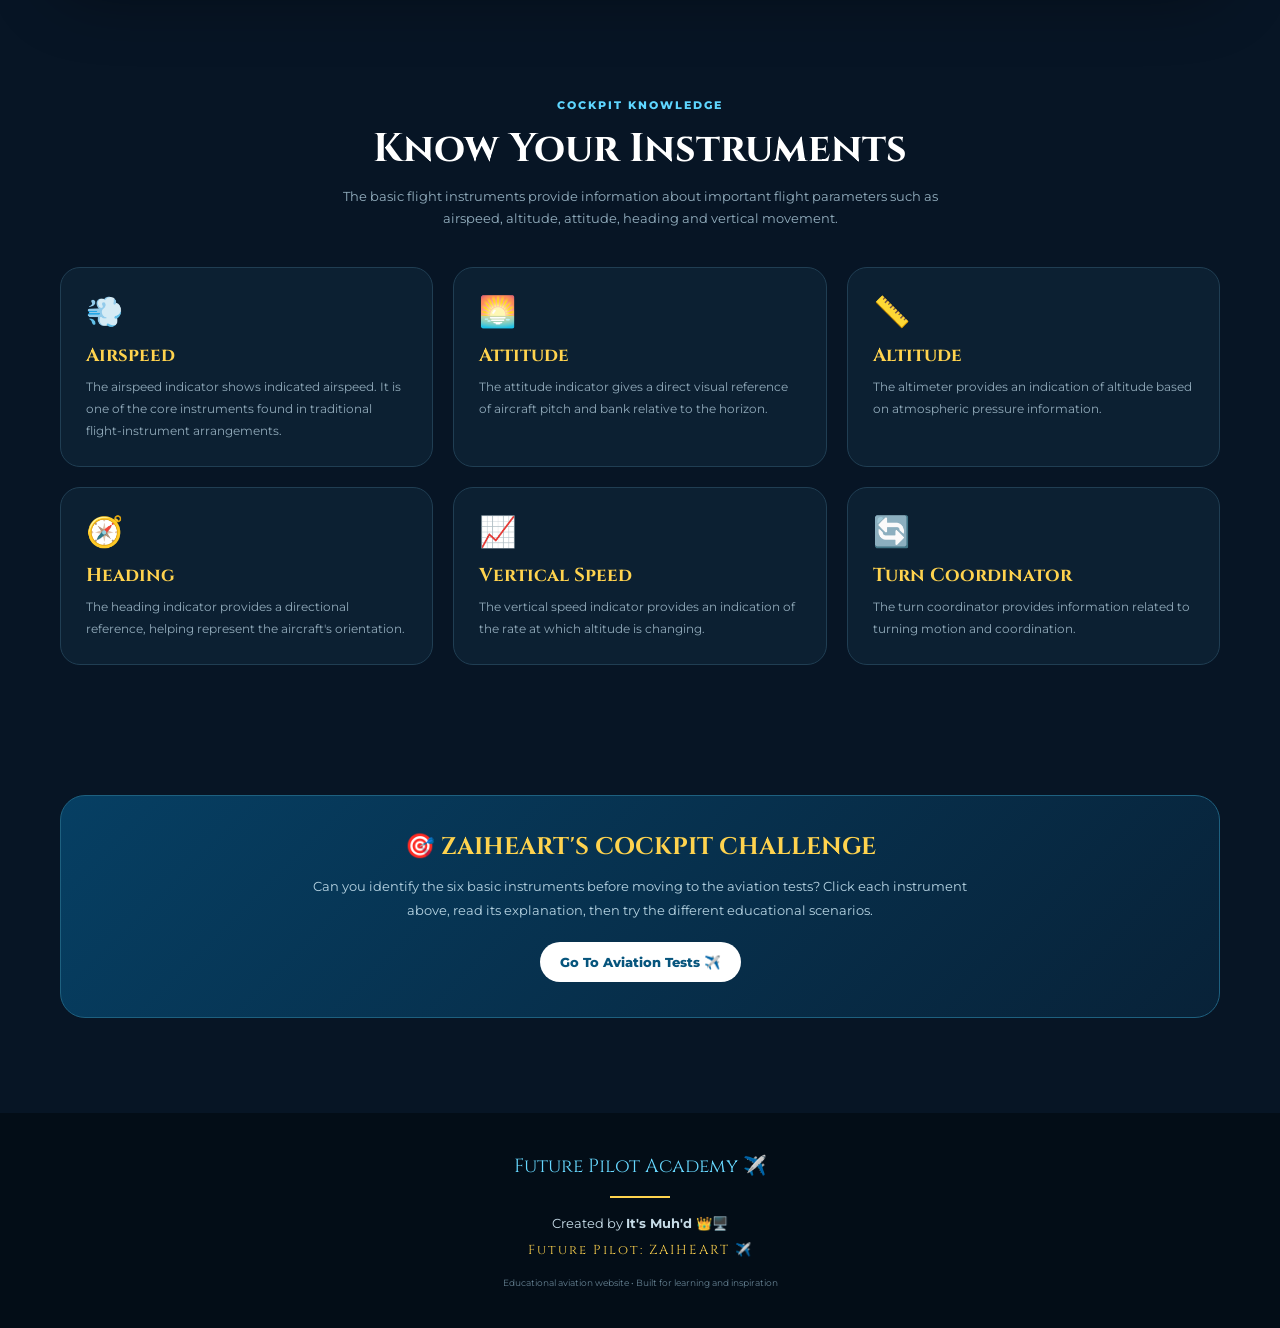
<file: cockpit.html>
<!DOCTYPE html>
<html lang="en">
<head>
<meta charset="UTF-8">
<meta name="viewport" content="width=device-width, initial-scale=1.0">

<title>Cockpit Lab | Future Pilot Academy</title>

<!-- Google Analytics -->
<script async src="https://www.googletagmanager.com/gtag/js?id=G-9QWF7YCP3J"></script>
<script>
window.dataLayer = window.dataLayer || [];
function gtag(){dataLayer.push(arguments);}
gtag('js', new Date());
gtag('config', 'G-9QWF7YCP3J');
</script>

<link rel="preconnect" href="https://fonts.googleapis.com">
<link rel="preconnect" href="https://fonts.gstatic.com" crossorigin>

<link href="https://fonts.googleapis.com/css2?family=Cinzel:wght@500;600;700;800&family=Montserrat:wght@400;500;600;700;800&display=swap" rel="stylesheet">

<style>

*{
    margin:0;
    padding:0;
    box-sizing:border-box;
}

html{
    scroll-behavior:smooth;
}

body{
    font-family:'Montserrat',sans-serif;
    background:#071525;
    color:#fff;
    overflow-x:hidden;
}

a{
    text-decoration:none;
    color:inherit;
}

/* =========================
   NAVIGATION
========================= */

.navbar{
    position:sticky;
    top:0;
    z-index:999;
    background:rgba(4,18,34,.97);
    backdrop-filter:blur(15px);
    box-shadow:0 4px 25px rgba(0,0,0,.25);
}

.nav-container{
    max-width:1200px;
    margin:auto;
    padding:15px 22px;
    display:flex;
    align-items:center;
    justify-content:space-between;
}

.logo{
    font-family:'Cinzel',serif;
    font-weight:800;
    color:#65d5ff;
    font-size:18px;
}

.logo span{
    color:#ffd34e;
}

.nav-links{
    display:flex;
    gap:18px;
    align-items:center;
}

.nav-links a{
    color:#d9edf8;
    font-size:12px;
    font-weight:700;
    transition:.3s;
}

.nav-links a:hover,
.nav-links .active{
    color:#ffd34e;
}

.menu-btn{
    display:none;
    width:42px;
    height:38px;
    border:0;
    border-radius:10px;
    background:#078bc9;
    color:white;
    font-size:20px;
    cursor:pointer;
}

/* =========================
   HERO
========================= */

.hero{
    min-height:430px;
    padding:75px 20px;
    display:flex;
    align-items:center;
    justify-content:center;
    text-align:center;
    position:relative;
    overflow:hidden;

    background:
        radial-gradient(circle at 20% 20%,rgba(0,194,255,.18),transparent 30%),
        radial-gradient(circle at 80% 70%,rgba(255,205,60,.12),transparent 30%),
        #061a30;
}

.hero::before{
    content:"✈";
    position:absolute;
    font-size:220px;
    opacity:.035;
    right:-20px;
    top:-10px;
    transform:rotate(-15deg);
}

.hero-content{
    max-width:850px;
    position:relative;
    z-index:2;
}

.badge{
    display:inline-block;
    padding:9px 18px;
    border-radius:30px;
    background:rgba(40,190,255,.12);
    border:1px solid rgba(80,210,255,.3);
    color:#7cdbff;
    font-size:11px;
    font-weight:800;
    letter-spacing:1px;
    margin-bottom:20px;
}

.hero h1{
    font-family:'Cinzel',serif;
    font-size:clamp(35px,7vw,65px);
    margin-bottom:15px;
}

.hero h1 span{
    display:block;
    color:#ffd34e;
    font-size:.48em;
    letter-spacing:6px;
    margin-top:13px;
    animation:floatName 3s ease-in-out infinite;
}

@keyframes floatName{

    0%,100%{
        transform:translateY(0);
    }

    50%{
        transform:translateY(-8px);
    }

}

.hero p{
    color:#b8d1df;
    line-height:1.8;
    max-width:680px;
    margin:auto;
    font-size:14px;
}

.hero-btn{
    display:inline-block;
    margin-top:28px;
    padding:13px 23px;
    border-radius:30px;
    background:#ffd34e;
    color:#152438;
    font-weight:800;
    font-size:12px;
    transition:.3s;
}

.hero-btn:hover{
    transform:translateY(-3px);
}

/* =========================
   CONTENT
========================= */

.section{
    max-width:1200px;
    margin:auto;
    padding:65px 20px;
}

.heading{
    text-align:center;
    margin-bottom:38px;
}

.heading small{
    color:#5ed6ff;
    font-size:11px;
    font-weight:800;
    letter-spacing:2px;
}

.heading h2{
    font-family:'Cinzel',serif;
    font-size:clamp(27px,5vw,40px);
    margin:9px 0;
}

.heading p{
    color:#94afbf;
    max-width:650px;
    margin:auto;
    font-size:13px;
    line-height:1.7;
}

/* =========================
   COCKPIT
========================= */

.cockpit-wrap{

    background:
        linear-gradient(rgba(7,23,39,.92),rgba(7,23,39,.97)),
        repeating-linear-gradient(
            45deg,
            #102638 0,
            #102638 4px,
            #0b1d2c 4px,
            #0b1d2c 8px
        );

    border:2px solid #213e53;
    border-radius:28px;
    padding:22px;

    box-shadow:
        0 25px 70px rgba(0,0,0,.45),
        inset 0 0 50px rgba(0,170,255,.035);
}

.cockpit-top{
    display:flex;
    justify-content:space-between;
    align-items:center;
    gap:15px;
    flex-wrap:wrap;
    margin-bottom:20px;
}

.cockpit-title{
    font-family:'Cinzel',serif;
    color:#ffd34e;
}

.status{
    display:flex;
    align-items:center;
    gap:7px;
    color:#8fd9a6;
    font-size:11px;
    font-weight:700;
}

.status-dot{
    width:9px;
    height:9px;
    border-radius:50%;
    background:#4be27b;
    box-shadow:0 0 12px #4be27b;
}

/* =========================
   INSTRUMENT GRID
========================= */

.instrument-grid{
    display:grid;
    grid-template-columns:repeat(3,1fr);
    gap:15px;
}

.instrument{
    min-height:220px;
    background:#091827;
    border:1px solid #27445a;
    border-radius:18px;
    padding:15px;
    cursor:pointer;
    transition:.3s;
    position:relative;
    overflow:hidden;
}

.instrument:hover{
    transform:translateY(-5px);
    border-color:#39c8ff;
    box-shadow:0 12px 30px rgba(0,190,255,.09);
}

.instrument h3{
    text-align:center;
    font-size:12px;
    color:#bcd6e5;
    letter-spacing:1px;
    margin-bottom:10px;
}

.instrument-face{
    width:155px;
    height:155px;
    margin:auto;
    border-radius:50%;

    background:
        radial-gradient(
            circle,
            #182d3d 0%,
            #0b1825 68%,
            #02080e 69%,
            #02080e 100%
        );

    border:7px solid #253e4e;

    box-shadow:
        inset 0 0 20px rgba(0,0,0,.8),
        0 5px 15px rgba(0,0,0,.4);

    position:relative;
    overflow:hidden;
}

/* =========================
   SPEED
========================= */

.speed-number{
    position:absolute;
    inset:0;
    display:grid;
    place-items:center;
    font-size:29px;
    font-weight:800;
    color:#f5fbff;
}

.speed-unit{
    position:absolute;
    bottom:34px;
    width:100%;
    text-align:center;
    color:#79c8e9;
    font-size:8px;
}

/* =========================
   ALTITUDE
========================= */

.alt-number{
    position:absolute;
    inset:0;
    display:grid;
    place-items:center;
    font-size:25px;
    font-weight:800;
    color:#fff;
}

.alt-unit{
    position:absolute;
    bottom:35px;
    width:100%;
    text-align:center;
    font-size:8px;
    color:#7acbf0;
}

/* =========================
   ATTITUDE
========================= */

.sky{
    position:absolute;
    inset:0;

    background:
        linear-gradient(
            to bottom,
            #238dc0 0 50%,
            #7d552c 50% 100%
        );

    transition:.5s;
}

.horizon{
    position:absolute;
    width:180px;
    height:3px;
    background:#fff;
    top:50%;
    left:-12px;
    transform:translateY(-50%);
    box-shadow:0 0 5px rgba(255,255,255,.8);
}

.aircraft-symbol{
    position:absolute;
    left:50%;
    top:50%;
    transform:translate(-50%,-50%);
    font-size:25px;
    color:#ffd34e;
    text-shadow:0 0 7px #000;
}

/* =========================
   COMPASS
========================= */

.compass-ring{
    position:absolute;
    inset:16px;
    border-radius:50%;
    border:2px dashed #4d7085;
    transition:.5s;
}

.compass-ring::before{
    content:"N";
    position:absolute;
    top:-3px;
    left:50%;
    transform:translateX(-50%);
    color:#ff6464;
    font-weight:800;
}

.compass-ring::after{
    content:"S";
    position:absolute;
    bottom:-3px;
    left:50%;
    transform:translateX(-50%);
    color:#dcecf5;
    font-weight:800;
}

.compass-number{
    position:absolute;
    inset:0;
    display:grid;
    place-items:center;
    font-size:28px;
    font-weight:800;
}

/* =========================
   VSI
========================= */

.vsi-line{
    position:absolute;
    left:50%;
    top:20px;
    bottom:20px;
    width:2px;
    background:#557080;
}

.vsi-arrow{
    position:absolute;
    left:50%;
    top:50%;
    width:55px;
    height:3px;
    background:#ffd34e;
    transform-origin:left center;
    transition:.5s;
}

.vsi-arrow::after{
    content:"";
    position:absolute;
    right:-1px;
    top:-6px;
    border-left:10px solid #ffd34e;
    border-top:7px solid transparent;
    border-bottom:7px solid transparent;
}

.vsi-number{
    position:absolute;
    width:100%;
    bottom:32px;
    text-align:center;
    font-size:20px;
    font-weight:800;
}

/* =========================
   TURN COORDINATOR
========================= */

.turn-plane{
    position:absolute;
    left:50%;
    top:50%;
    transform:translate(-50%,-50%);
    font-size:40px;
    transition:.5s;
}

.turn-ball{
    position:absolute;
    width:30px;
    height:30px;
    border:3px solid #536f7f;
    border-radius:50%;
    left:50%;
    bottom:28px;
    transform:translateX(-50%);
}

.turn-ball::after{
    content:"";
    position:absolute;
    width:12px;
    height:12px;
    border-radius:50%;
    background:#ffd34e;
    left:50%;
    top:50%;
    transform:translate(-50%,-50%);
}

/* =========================
   CONTROLS
========================= */

.controls{
    margin-top:22px;
    display:flex;
    justify-content:center;
    gap:10px;
    flex-wrap:wrap;
}

.control-btn{
    border:1px solid #31566d;
    background:#102536;
    color:#d9effa;
    padding:11px 16px;
    border-radius:12px;
    cursor:pointer;
    font-family:inherit;
    font-size:11px;
    font-weight:800;
    transition:.3s;
}

.control-btn:hover{
    background:#087fb9;
    border-color:#087fb9;
}

.control-btn.primary{
    background:#ffd34e;
    color:#182637;
    border-color:#ffd34e;
}

/* =========================
   LAB INFO
========================= */

.lab-grid{
    display:grid;
    grid-template-columns:repeat(3,1fr);
    gap:20px;
}

.lab-card{
    background:#0c2032;
    border:1px solid #203e53;
    border-radius:20px;
    padding:25px;
    transition:.3s;
}

.lab-card:hover{
    transform:translateY(-5px);
    border-color:#35c8ff;
}

.lab-icon{
    font-size:30px;
    margin-bottom:13px;
}

.lab-card h3{
    font-family:'Cinzel',serif;
    color:#ffd34e;
    margin-bottom:8px;
}

.lab-card p{
    color:#91aaba;
    font-size:12px;
    line-height:1.8;
}

/* =========================
   MISSION
========================= */

.mission{
    background:
        linear-gradient(135deg,#063f63,#082238);

    border:1px solid #1e607f;
    border-radius:25px;
    padding:35px 25px;
    text-align:center;
}

.mission h2{
    font-family:'Cinzel',serif;
    color:#ffd34e;
    margin-bottom:12px;
}

.mission p{
    color:#b7d4e3;
    max-width:680px;
    margin:auto;
    font-size:13px;
    line-height:1.8;
}

.mission button{
    margin-top:20px;
    padding:12px 20px;
    border:0;
    border-radius:25px;
    background:#fff;
    color:#07557d;
    font-family:inherit;
    font-weight:800;
    cursor:pointer;
}

/* =========================
   MODAL
========================= */

.modal{
    position:fixed;
    inset:0;
    z-index:3000;
    display:none;
    align-items:center;
    justify-content:center;
    padding:20px;
    background:rgba(0,8,17,.82);
}

.modal.show{
    display:flex;
}

.modal-box{
    max-width:520px;
    width:100%;
    background:#0d2234;
    border:1px solid #32627c;
    border-radius:23px;
    padding:30px;
    position:relative;
    animation:modalIn .3s ease;
}

@keyframes modalIn{

    from{
        opacity:0;
        transform:translateY(25px);
    }

    to{
        opacity:1;
        transform:translateY(0);
    }

}

.modal-box h2{
    font-family:'Cinzel',serif;
    color:#ffd34e;
    margin-bottom:12px;
}

.modal-box p{
    color:#a9c1cf;
    line-height:1.8;
    font-size:13px;
}

.close{
    position:absolute;
    right:15px;
    top:15px;
    width:35px;
    height:35px;
    border:0;
    border-radius:50%;
    background:#17374c;
    color:#fff;
    font-size:19px;
    cursor:pointer;
}

/* =========================
   NOTICE
========================= */

.notice{
    margin-top:25px;
    padding:17px 20px;
    border-left:4px solid #ffd34e;
    background:#10283b;
    border-radius:10px;
    color:#9eb7c7;
    font-size:11px;
    line-height:1.8;
}

/* =========================
   FOOTER
========================= */

footer{
    background:#030d17;
    text-align:center;
    padding:40px 20px;
    margin-top:30px;
}

.footer-brand{
    font-family:'Cinzel',serif;
    color:#67d8ff;
    font-size:19px;
}

.footer-line{
    width:60px;
    height:2px;
    background:#ffd34e;
    margin:17px auto;
}

.creator{
    color:#c7dce8;
    font-size:13px;
}

.pilot{
    color:#ffd34e;
    font-family:'Cinzel',serif;
    letter-spacing:2px;
    margin-top:10px;
    font-size:13px;
}

footer small{
    display:block;
    color:#668293;
    margin-top:18px;
    font-size:9px;
}

/* =========================
   MOBILE
========================= */

@media(max-width:900px){

    .nav-links{
        position:absolute;
        left:15px;
        right:15px;
        top:70px;
        background:#071b2b;
        border:1px solid #204158;
        border-radius:15px;
        padding:15px;
        display:none;
        flex-direction:column;
        align-items:stretch;
    }

    .nav-links.show{
        display:flex;
    }

    .nav-links a{
        padding:9px;
    }

    .menu-btn{
        display:block;
    }

    .instrument-grid{
        grid-template-columns:repeat(2,1fr);
    }

    .lab-grid{
        grid-template-columns:1fr;
    }

}

@media(max-width:600px){

    .hero{
        min-height:400px;
    }

    .cockpit-wrap{
        padding:13px;
    }

    .instrument-grid{
        grid-template-columns:1fr;
    }

    .instrument{
        min-height:245px;
    }

    .instrument-face{
        width:170px;
        height:170px;
    }

    .section{
        padding:50px 15px;
    }

}

</style>
</head>

<body>

<!-- =========================
     NAVIGATION
========================= -->

<nav class="navbar">

<div class="nav-container">

<a href="index.html" class="logo">
Future Pilot <span>Academy</span>
</a>

<button
class="menu-btn"
onclick="toggleMenu()"
aria-label="Open navigation menu">
☰
</button>

<div class="nav-links" id="navLinks">

<a href="index.html">Home</a>

<a href="academy.html">Academy</a>

<a href="map.html">World Map</a>

<a href="aircraft.html">Aircraft</a>

<a href="cockpit.html" class="active">Cockpit</a>

<a href="tests.html">Tests</a>

<a href="dictionary.html">Dictionary</a>

<a href="gist.html">Gist</a>

<a href="missions.html">Missions</a>

<a href="nigeria.html">Nigeria Aviation</a>

<a href="contact.html">Contact</a>

</div>

</div>

</nav>


<!-- =========================
     HERO
========================= -->

<header class="hero">

<div class="hero-content">

<div class="badge">
🎛️ INTERACTIVE COCKPIT LAB
</div>

<h1>

Welcome To The Cockpit

<span>ZAIHEART</span>

</h1>

<p>
Explore a simplified cockpit dashboard and learn what the major
flight instruments are designed to show. Tap an instrument to
discover its purpose.
</p>

<a href="#cockpit" class="hero-btn">
ENTER COCKPIT LAB ✈️
</a>

</div>

</header>


<!-- =========================
     COCKPIT
========================= -->

<section class="section" id="cockpit">

<div class="heading">

<small>FLIGHT INSTRUMENTS</small>

<h2>Interactive Cockpit</h2>

<p>
This is a simplified educational visualization. The instruments
below demonstrate basic concepts rather than operating a real aircraft.
</p>

</div>


<div class="cockpit-wrap">

<div class="cockpit-top">

<div class="cockpit-title">
ZAIHEART'S TRAINING COCKPIT
</div>

<div class="status">

<span class="status-dot"></span>

EDUCATIONAL MODE

</div>

</div>


<div class="instrument-grid">


<!-- AIRSPEED -->

<div
class="instrument"
onclick="showInstrument(
'Airspeed Indicator',
'The airspeed indicator displays the aircraft\\'s indicated airspeed. In this educational simulator, the value changes only as part of the demonstration.'
)">

<h3>AIRSPEED</h3>

<div class="instrument-face">

<div
class="speed-number"
id="speed">
120
</div>

<div class="speed-unit">
KNOTS • SIMULATION
</div>

</div>

</div>


<!-- ATTITUDE -->

<div
class="instrument"
onclick="showInstrument(
'Attitude Indicator',
'The attitude indicator provides a visual reference for aircraft pitch and bank relative to the horizon. This simulator uses a simplified artificial horizon.'
)">

<h3>ATTITUDE</h3>

<div class="instrument-face">

<div
class="sky"
id="sky">
</div>

<div
class="horizon"
id="horizon">
</div>

<div class="aircraft-symbol">
✈
</div>

</div>

</div>


<!-- ALTITUDE -->

<div
class="instrument"
onclick="showInstrument(
'Altimeter',
'The altimeter indicates altitude using atmospheric pressure information. The number shown here is only a simulated educational value.'
)">

<h3>ALTITUDE</h3>

<div class="instrument-face">

<div
class="alt-number"
id="altitude">
3500
</div>

<div class="alt-unit">
FEET • SIMULATION
</div>

</div>

</div>


<!-- HEADING -->

<div
class="instrument"
onclick="showInstrument(
'Heading Indicator',
'The heading indicator provides a reference for the aircraft direction. This demonstration uses degrees around a simplified compass.'
)">

<h3>HEADING</h3>

<div class="instrument-face">

<div
class="compass-ring"
id="compass">
</div>

<div
class="compass-number"
id="heading">
090°
</div>

</div>

</div>


<!-- VSI -->

<div
class="instrument"
onclick="showInstrument(
'Vertical Speed Indicator',
'The VSI indicates the aircraft\\'s rate of climb or descent. This simulator displays a simplified educational value.'
)">

<h3>VERTICAL SPEED</h3>

<div class="instrument-face">

<div class="vsi-line"></div>

<div
class="vsi-arrow"
id="vsiArrow">
</div>

<div
class="vsi-number"
id="vsi">
+500
</div>

</div>

</div>


<!-- TURN COORDINATOR -->

<div
class="instrument"
onclick="showInstrument(
'Turn Coordinator',
'The turn coordinator gives information about turning motion and helps show whether the aircraft is coordinated. This visual is a simplified demonstration.'
)">

<h3>TURN COORDINATOR</h3>

<div class="instrument-face">

<div
class="turn-plane"
id="turnPlane">
✈
</div>

<div class="turn-ball">
</div>

</div>

</div>


</div>


<!-- CONTROLS -->

<div class="controls">

<button
class="control-btn primary"
onclick="startLab()">
▶ Start Lab
</button>

<button
class="control-btn"
onclick="changeScenario('climb')">
⬆ Climb Demo
</button>

<button
class="control-btn"
onclick="changeScenario('descend')">
⬇ Descent Demo
</button>

<button
class="control-btn"
onclick="changeScenario('level')">
➖ Level Demo
</button>

<button
class="control-btn"
onclick="resetLab()">
↻ Reset
</button>

</div>


<div class="notice">

<strong>⚠️ Educational only:</strong>

This cockpit is a simplified website visualization for learning.
It does not control an aircraft and is not a flight-training device.
Real aviation training should always be conducted with qualified
instructors and approved training equipment.

</div>

</div>

</section>


<!-- =========================
     LEARNING CARDS
========================= -->

<section class="section">

<div class="heading">

<small>COCKPIT KNOWLEDGE</small>

<h2>Know Your Instruments</h2>

<p>
The basic flight instruments provide information about important
flight parameters such as airspeed, altitude, attitude, heading
and vertical movement.
</p>

</div>


<div class="lab-grid">


<div class="lab-card">

<div class="lab-icon">
💨
</div>

<h3>Airspeed</h3>

<p>
The airspeed indicator shows indicated airspeed. It is one of the
core instruments found in traditional flight-instrument arrangements.
</p>

</div>


<div class="lab-card">

<div class="lab-icon">
🌅
</div>

<h3>Attitude</h3>

<p>
The attitude indicator gives a direct visual reference of aircraft
pitch and bank relative to the horizon.
</p>

</div>


<div class="lab-card">

<div class="lab-icon">
📏
</div>

<h3>Altitude</h3>

<p>
The altimeter provides an indication of altitude based on atmospheric
pressure information.
</p>

</div>


<div class="lab-card">

<div class="lab-icon">
🧭
</div>

<h3>Heading</h3>

<p>
The heading indicator provides a directional reference, helping
represent the aircraft's orientation.
</p>

</div>


<div class="lab-card">

<div class="lab-icon">
📈
</div>

<h3>Vertical Speed</h3>

<p>
The vertical speed indicator provides an indication of the rate
at which altitude is changing.
</p>

</div>


<div class="lab-card">

<div class="lab-icon">
🔄
</div>

<h3>Turn Coordinator</h3>

<p>
The turn coordinator provides information related to turning motion
and coordination.
</p>

</div>


</div>

</section>


<!-- =========================
     MISSION
========================= -->

<section class="section">

<div class="mission">

<h2>
🎯 ZAIHEART'S COCKPIT CHALLENGE
</h2>

<p>
Can you identify the six basic instruments before moving to the
aviation tests? Click each instrument above, read its explanation,
then try the different educational scenarios.
</p>

<button onclick="window.location.href='tests.html'">
Go To Aviation Tests ✈️
</button>

</div>

</section>


<!-- =========================
     MODAL
========================= -->

<div
class="modal"
id="infoModal">

<div class="modal-box">

<button
class="close"
onclick="closeModal()"
aria-label="Close">
×
</button>

<h2 id="modalTitle">
Instrument
</h2>

<p id="modalText">
Information.
</p>

</div>

</div>


<!-- =========================
     FOOTER
========================= -->

<footer>

<div class="footer-brand">
Future Pilot Academy ✈️
</div>

<div class="footer-line"></div>

<div class="creator">
Created by <strong>It's Muh'd 👑🖥️</strong>
</div>

<div class="pilot">
Future Pilot: ZAIHEART ✈️
</div>

<small>
Educational aviation website • Built for learning and inspiration
</small>

</footer>


<script>

/* =========================
   MOBILE MENU
========================= */

function toggleMenu(){

    document
    .getElementById("navLinks")
    .classList
    .toggle("show");

}


document
.querySelectorAll(".nav-links a")
.forEach(function(link){

    link.addEventListener("click",function(){

        document
        .getElementById("navLinks")
        .classList
        .remove("show");

    });

});


/* =========================
   VARIABLES
========================= */

let labRunning = false;

let speed = 120;

let altitude = 3500;

let heading = 90;

let vsi = 500;

let attitude = 0;


/* =========================
   START LAB
========================= */

function startLab(){

    labRunning = !labRunning;

    if(labRunning){

        document.querySelector(".status").innerHTML =
        '<span class="status-dot"></span> LAB RUNNING';

        runSimulation();

    }else{

        document.querySelector(".status").innerHTML =
        '<span class="status-dot"></span> EDUCATIONAL MODE';

    }

}


/* =========================
   SIMULATION
========================= */

function runSimulation(){

    if(!labRunning) return;


    speed += Math.floor(Math.random()*5)-2;

    altitude += Math.floor(Math.random()*30)-10;

    heading += Math.floor(Math.random()*7)-3;

    if(heading > 359){
        heading = 0;
    }

    if(heading < 0){
        heading = 359;
    }

    vsi += Math.floor(Math.random()*100)-50;


    document.getElementById("speed").textContent =
    speed;

    document.getElementById("altitude").textContent =
    Math.max(0,altitude);

    document.getElementById("heading").textContent =
    String(heading).padStart(3,"0") + "°";

    document.getElementById("vsi").textContent =
    (vsi >= 0 ? "+" : "") + vsi;


    document.getElementById("compass").style.transform =
    "rotate(" + (-heading) + "deg)";


    document.getElementById("vsiArrow").style.transform =
    "rotate(" + (vsi >= 0 ? -45 : 135) + "deg)";


    if(labRunning){

        setTimeout(runSimulation,1000);

    }

}


/* =========================
   SCENARIOS
========================= */

function changeScenario(type){

    labRunning = false;


    if(type === "climb"){

        speed = 125;

        altitude = 4200;

        heading = 90;

        vsi = 900;

        attitude = -8;

    }


    if(type === "descend"){

        speed = 115;

        altitude = 2800;

        heading = 270;

        vsi = -700;

        attitude = 8;

    }


    if(type === "level"){

        speed = 120;

        altitude = 3500;

        heading = 90;

        vsi = 0;

        attitude = 0;

    }


    updateDisplay();

}


/* =========================
   UPDATE DISPLAY
========================= */

function updateDisplay(){

    document.getElementById("speed").textContent =
    speed;

    document.getElementById("altitude").textContent =
    altitude;

    document.getElementById("heading").textContent =
    String(heading).padStart(3,"0") + "°";

    document.getElementById("vsi").textContent =
    (vsi >= 0 ? "+" : "") + vsi;


    document.getElementById("horizon").style.transform =
    "translateY(-50%) rotate(" + attitude + "deg)";


    document.getElementById("sky").style.transform =
    "rotate(" + attitude + "deg) scale(1.3)";


    document.getElementById("compass").style.transform =
    "rotate(" + (-heading) + "deg)";


    document.getElementById("vsiArrow").style.transform =
    "rotate(" + (vsi >= 0 ? -45 : 135) + "deg)";


    document.querySelector(".status").innerHTML =
    '<span class="status-dot"></span> EDUCATIONAL MODE';

}


/* =========================
   RESET
========================= */

function resetLab(){

    labRunning = false;

    speed = 120;

    altitude = 3500;

    heading = 90;

    vsi = 500;

    attitude = 0;

    updateDisplay();

}


/* =========================
   INSTRUMENT MODAL
========================= */

function showInstrument(title,text){

    document.getElementById("modalTitle").textContent =
    title;

    document.getElementById("modalText").textContent =
    text;

    document
    .getElementById("infoModal")
    .classList
    .add("show");

}


function closeModal(){

    document
    .getElementById("infoModal")
    .classList
    .remove("show");

}


document
.getElementById("infoModal")
.addEventListener("click",function(event){

    if(event.target === this){

        closeModal();

    }

});


document.addEventListener("keydown",function(event){

    if(event.key === "Escape"){

        closeModal();

    }

});


/* =========================
   INITIAL DISPLAY
========================= */

updateDisplay();

</script>

</body>
</html>
</file>
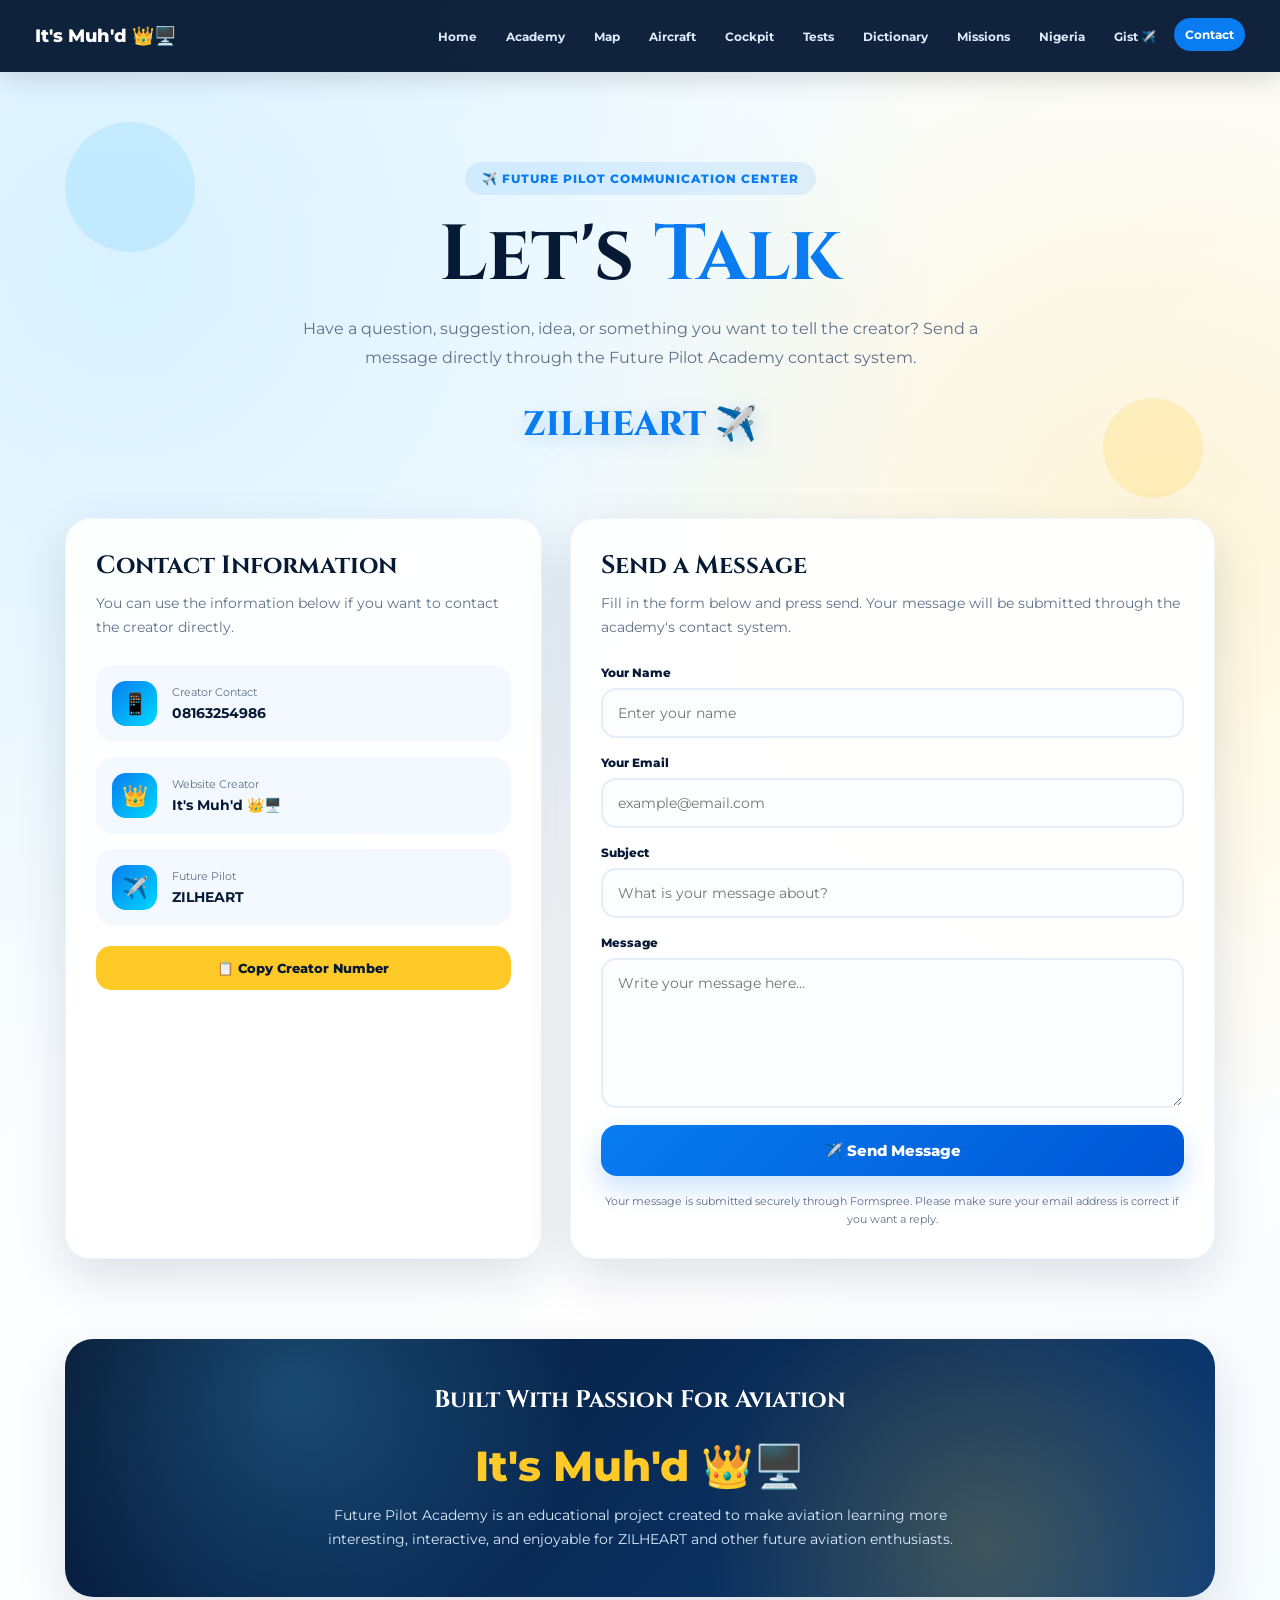
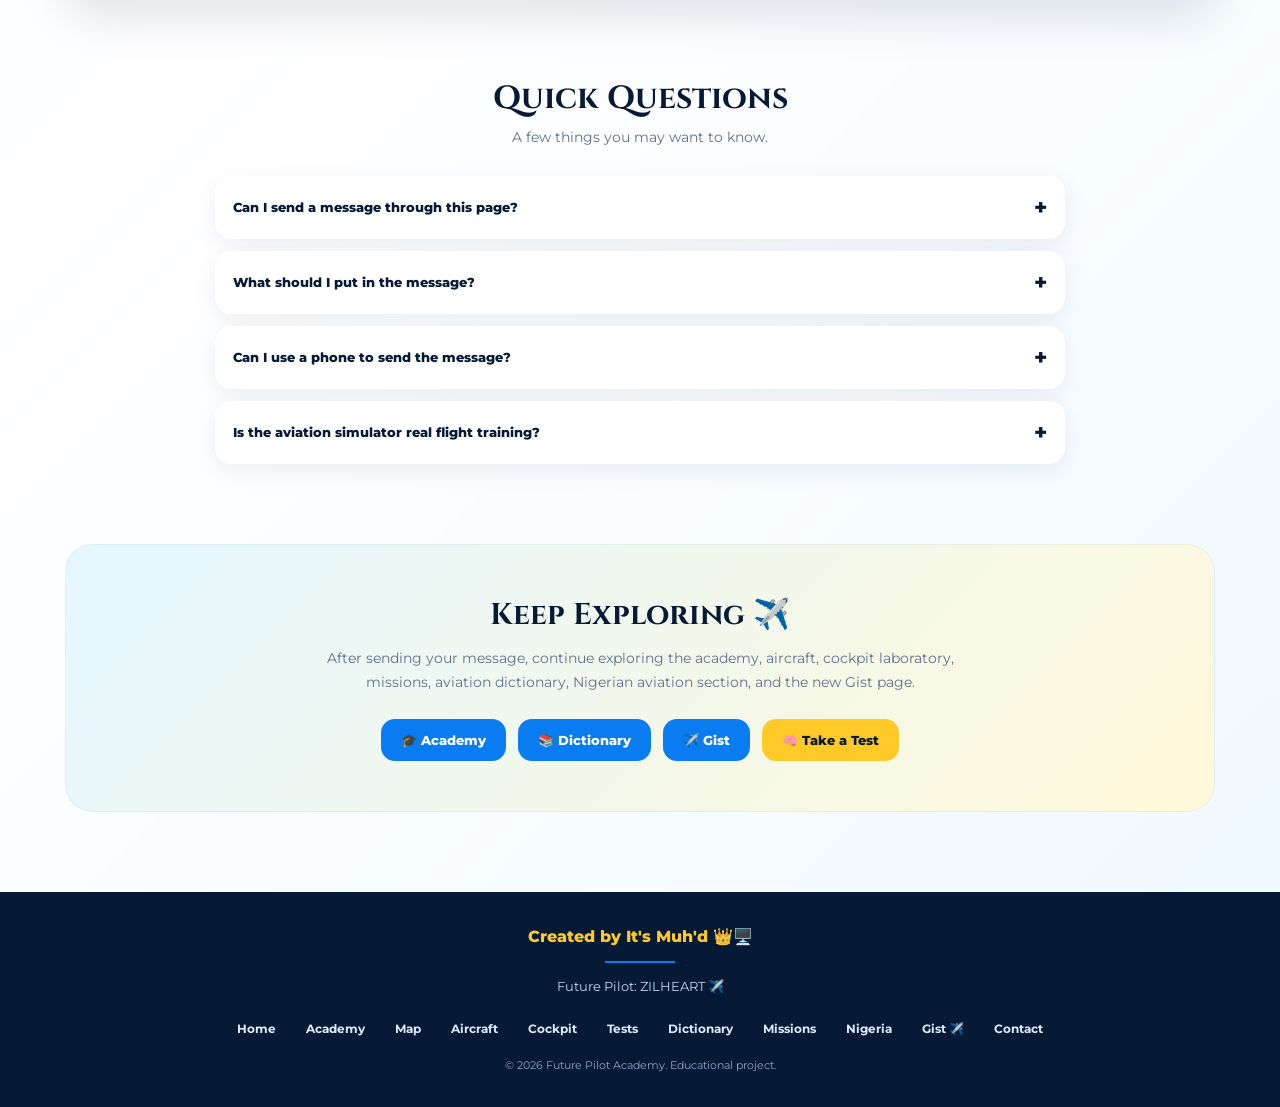
<file: contact.html>
<!DOCTYPE html>
<html lang="en">
<head>
  <meta charset="UTF-8">
  <meta name="viewport" content="width=device-width, initial-scale=1.0">

  <title>Contact | Future Pilot Academy</title>

  <meta name="description"
        content="Contact Future Pilot Academy and It's Muh'd 👑🖥️.">

  <link rel="preconnect" href="https://fonts.googleapis.com">
  <link rel="preconnect" href="https://fonts.gstatic.com" crossorigin>

  <link href="https://fonts.googleapis.com/css2?family=Cinzel:wght@500;600;700;800&family=Montserrat:wght@400;500;600;700;800&display=swap"
        rel="stylesheet">

  <!-- =========================
       GOOGLE ANALYTICS
  ========================= -->

  <script async src="https://www.googletagmanager.com/gtag/js?id=G-9QWF7YCP3J"></script>

  <script>
    window.dataLayer = window.dataLayer || [];

    function gtag() {
      dataLayer.push(arguments);
    }

    gtag("js", new Date());

    gtag("config", "G-9QWF7YCP3J");
  </script>

  <style>
    :root {
      --navy: #071a35;
      --blue: #087cf0;
      --sky: #4fc3ff;
      --cyan: #00d9ff;
      --gold: #ffc928;
      --orange: #ff8a00;
      --white: #ffffff;
      --soft: #f3f9ff;
      --text: #10233d;
      --muted: #607089;
      --green: #18b875;
      --red: #ef5350;
      --shadow: 0 18px 50px rgba(7, 26, 53, .13);
    }

    * {
      box-sizing: border-box;
      margin: 0;
      padding: 0;
    }

    html {
      scroll-behavior: smooth;
    }

    body {
      font-family: "Montserrat", sans-serif;
      background:
        radial-gradient(circle at 10% 10%, rgba(79,195,255,.18), transparent 30%),
        radial-gradient(circle at 90% 20%, rgba(255,201,40,.18), transparent 25%),
        linear-gradient(135deg, #f5fbff, #ffffff, #eef8ff);
      color: var(--text);
      min-height: 100vh;
      overflow-x: hidden;
    }

    a {
      text-decoration: none;
      color: inherit;
    }

    button,
    input,
    textarea {
      font-family: inherit;
    }

    /* ================= NAVBAR ================= */

    .navbar {
      position: sticky;
      top: 0;
      z-index: 1000;
      background: rgba(7, 26, 53, .96);
      backdrop-filter: blur(15px);
      box-shadow: 0 8px 25px rgba(0,0,0,.12);
    }

    .nav-inner {
      max-width: 1250px;
      margin: auto;
      min-height: 72px;
      padding: 0 20px;
      display: flex;
      align-items: center;
      justify-content: space-between;
      gap: 20px;
    }

    .brand {
      color: white;
      font-weight: 800;
      font-size: 18px;
      white-space: nowrap;
    }

    .brand span {
      color: var(--gold);
    }

    .nav-links {
      display: flex;
      align-items: center;
      gap: 7px;
      flex-wrap: wrap;
    }

    .nav-links a {
      color: #dcecff;
      font-size: 12px;
      font-weight: 700;
      padding: 9px 11px;
      border-radius: 20px;
      transition: .25s ease;
    }

    .nav-links a:hover,
    .nav-links a.active {
      background: var(--blue);
      color: white;
      transform: translateY(-2px);
    }

    .menu-btn {
      display: none;
      border: 0;
      background: transparent;
      color: white;
      font-size: 28px;
      cursor: pointer;
    }

    /* ================= HERO ================= */

    .hero {
      position: relative;
      max-width: 1250px;
      margin: auto;
      padding: 90px 20px 70px;
      text-align: center;
    }

    .hero::before,
    .hero::after {
      content: "";
      position: absolute;
      border-radius: 50%;
      z-index: -1;
      animation: float 5s ease-in-out infinite;
    }

    .hero::before {
      width: 130px;
      height: 130px;
      background: rgba(79,195,255,.18);
      left: 4%;
      top: 50px;
    }

    .hero::after {
      width: 100px;
      height: 100px;
      background: rgba(255,201,40,.2);
      right: 5%;
      bottom: 20px;
      animation-delay: 1.5s;
    }

    .eyebrow {
      display: inline-block;
      padding: 9px 17px;
      border-radius: 30px;
      background: rgba(8,124,240,.1);
      color: var(--blue);
      font-weight: 800;
      font-size: 12px;
      letter-spacing: 1px;
      margin-bottom: 20px;
    }

    .hero h1 {
      font-family: "Cinzel", serif;
      font-size: clamp(42px, 7vw, 78px);
      color: var(--navy);
      line-height: 1.05;
      margin-bottom: 18px;
    }

    .hero h1 span {
      color: var(--blue);
    }

    .hero p {
      max-width: 720px;
      margin: auto;
      color: var(--muted);
      line-height: 1.8;
      font-size: 16px;
    }

    .zilheart {
      margin-top: 30px;
      display: inline-block;
      font-family: "Cinzel", serif;
      font-weight: 800;
      font-size: clamp(22px, 4vw, 34px);
      color: var(--blue);
      animation: nameFloat 3s ease-in-out infinite;
      text-shadow: 0 5px 20px rgba(8,124,240,.25);
    }

    /* ================= MAIN ================= */

    .container {
      width: min(1150px, calc(100% - 30px));
      margin: auto;
    }

    .contact-grid {
      display: grid;
      grid-template-columns: .85fr 1.15fr;
      gap: 28px;
      align-items: stretch;
      margin-bottom: 80px;
    }

    .card {
      background: rgba(255,255,255,.92);
      border-radius: 25px;
      padding: 30px;
      box-shadow: var(--shadow);
      border: 1px solid rgba(8,124,240,.08);
    }

    .card h2 {
      font-family: "Cinzel", serif;
      color: var(--navy);
      font-size: 25px;
      margin-bottom: 10px;
    }

    .card-intro {
      color: var(--muted);
      line-height: 1.7;
      margin-bottom: 25px;
      font-size: 14px;
    }

    /* ================= CONTACT INFO ================= */

    .info-list {
      display: grid;
      gap: 15px;
    }

    .info-item {
      display: flex;
      align-items: center;
      gap: 15px;
      padding: 16px;
      border-radius: 18px;
      background: var(--soft);
      transition: .25s ease;
    }

    .info-item:hover {
      transform: translateX(5px);
      box-shadow: 0 8px 25px rgba(8,124,240,.08);
    }

    .info-icon {
      width: 45px;
      height: 45px;
      flex: 0 0 45px;
      display: grid;
      place-items: center;
      border-radius: 14px;
      background: linear-gradient(135deg, var(--blue), var(--cyan));
      color: white;
      font-size: 21px;
    }

    .info-item small {
      display: block;
      color: var(--muted);
      font-size: 11px;
      margin-bottom: 4px;
    }

    .info-item strong {
      font-size: 14px;
      color: var(--navy);
      word-break: break-word;
    }

    .copy-btn {
      margin-top: 20px;
      width: 100%;
      border: 0;
      border-radius: 15px;
      padding: 14px;
      background: var(--gold);
      color: var(--navy);
      font-weight: 800;
      cursor: pointer;
      transition: .25s ease;
    }

    .copy-btn:hover {
      transform: translateY(-3px);
      box-shadow: 0 10px 25px rgba(255,201,40,.3);
    }

    /* ================= FORM ================= */

    .contact-form {
      display: grid;
      gap: 17px;
    }

    .field {
      display: grid;
      gap: 8px;
    }

    .field label {
      font-size: 12px;
      font-weight: 800;
      color: var(--navy);
    }

    .field input,
    .field textarea,
    .field select {
      width: 100%;
      border: 2px solid #e5eef8;
      background: #fbfdff;
      color: var(--text);
      border-radius: 15px;
      padding: 14px 15px;
      outline: none;
      transition: .25s ease;
      font-size: 14px;
    }

    .field input:focus,
    .field textarea:focus,
    .field select:focus {
      border-color: var(--blue);
      background: white;
      box-shadow: 0 0 0 4px rgba(8,124,240,.08);
    }

    .field textarea {
      min-height: 150px;
      resize: vertical;
    }

    .send-btn {
      border: 0;
      border-radius: 16px;
      padding: 16px;
      background: linear-gradient(135deg, var(--blue), #0056d6);
      color: white;
      font-weight: 800;
      cursor: pointer;
      font-size: 15px;
      box-shadow: 0 12px 28px rgba(8,124,240,.22);
      transition: .25s ease;
    }

    .send-btn:hover {
      transform: translateY(-3px);
      box-shadow: 0 17px 35px rgba(8,124,240,.3);
    }

    .send-btn:disabled {
      opacity: .65;
      cursor: wait;
      transform: none;
    }

    .form-note {
      font-size: 11px;
      color: var(--muted);
      line-height: 1.6;
      text-align: center;
    }

    .status {
      display: none;
      padding: 13px;
      border-radius: 13px;
      font-size: 13px;
      font-weight: 700;
      text-align: center;
    }

    .status.success {
      display: block;
      background: #e9fff5;
      color: #087a4c;
    }

    .status.error {
      display: block;
      background: #fff0f0;
      color: #b42323;
    }

    /* ================= CREATOR ================= */

    .creator-section {
      margin-bottom: 80px;
    }

    .creator-card {
      position: relative;
      overflow: hidden;
      padding: 45px 30px;
      text-align: center;
      border-radius: 28px;
      background:
        radial-gradient(circle at 20% 20%, rgba(79,195,255,.25), transparent 30%),
        radial-gradient(circle at 80% 80%, rgba(255,201,40,.22), transparent 30%),
        linear-gradient(135deg, #071a35, #0b3c78);
      color: white;
      box-shadow: var(--shadow);
    }

    .creator-card h2 {
      color: white;
      font-family: "Cinzel", serif;
      margin-bottom: 12px;
    }

    .creator-name {
      display: inline-block;
      font-size: clamp(25px, 5vw, 42px);
      font-weight: 800;
      color: var(--gold);
      margin: 12px 0;
      animation: nameFloat 3s ease-in-out infinite;
    }

    .creator-card p {
      color: #d8eaff;
      max-width: 650px;
      margin: auto;
      line-height: 1.7;
      font-size: 14px;
    }

    /* ================= FAQ ================= */

    .faq-section {
      margin-bottom: 80px;
    }

    .section-heading {
      text-align: center;
      margin-bottom: 30px;
    }

    .section-heading h2 {
      font-family: "Cinzel", serif;
      color: var(--navy);
      font-size: 32px;
      margin-bottom: 8px;
    }

    .section-heading p {
      color: var(--muted);
      font-size: 14px;
    }

    .faq {
      max-width: 850px;
      margin: auto;
      display: grid;
      gap: 12px;
    }

    .faq-item {
      background: white;
      border-radius: 17px;
      box-shadow: 0 7px 25px rgba(7,26,53,.07);
      overflow: hidden;
    }

    .faq-question {
      width: 100%;
      border: 0;
      background: white;
      padding: 18px;
      text-align: left;
      font-weight: 800;
      color: var(--navy);
      cursor: pointer;
      display: flex;
      justify-content: space-between;
      align-items: center;
      gap: 15px;
    }

    .faq-answer {
      display: none;
      padding: 0 18px 18px;
      color: var(--muted);
      font-size: 13px;
      line-height: 1.7;
    }

    .faq-item.open .faq-answer {
      display: block;
    }

    .faq-item.open .faq-plus {
      transform: rotate(45deg);
    }

    .faq-plus {
      font-size: 22px;
      transition: .25s ease;
    }

    /* ================= CTA ================= */

    .cta {
      margin-bottom: 80px;
      text-align: center;
      padding: 50px 25px;
      border-radius: 28px;
      background: linear-gradient(135deg, #e5f7ff, #fff8d9);
      border: 1px solid rgba(8,124,240,.08);
    }

    .cta h2 {
      font-family: "Cinzel", serif;
      color: var(--navy);
      font-size: 30px;
      margin-bottom: 12px;
    }

    .cta p {
      color: var(--muted);
      line-height: 1.7;
      max-width: 650px;
      margin: auto auto 25px;
      font-size: 14px;
    }

    .cta-links {
      display: flex;
      justify-content: center;
      gap: 12px;
      flex-wrap: wrap;
    }

    .cta-links a {
      padding: 13px 20px;
      border-radius: 14px;
      background: var(--blue);
      color: white;
      font-weight: 800;
      font-size: 13px;
      transition: .25s ease;
    }

    .cta-links a:hover {
      transform: translateY(-3px);
    }

    .cta-links a.secondary {
      background: var(--gold);
      color: var(--navy);
    }

    /* ================= FOOTER ================= */

    footer {
      background: var(--navy);
      color: white;
      padding: 35px 20px;
      text-align: center;
    }

    .footer-creator {
      font-size: 16px;
      font-weight: 800;
      color: var(--gold);
    }

    .footer-line {
      width: 70px;
      height: 2px;
      margin: 15px auto;
      background: var(--blue);
    }

    .footer-pilot {
      margin-top: 7px;
      color: #bcd6f2;
      font-size: 13px;
    }

    .footer-links {
      margin-top: 20px;
      display: flex;
      justify-content: center;
      flex-wrap: wrap;
      gap: 10px;
    }

    .footer-links a {
      color: #dcecff;
      font-size: 12px;
      font-weight: 700;
      padding: 7px 10px;
      border-radius: 12px;
      transition: .25s ease;
    }

    .footer-links a:hover {
      background: var(--blue);
      color: white;
    }

    .copyright {
      color: #89a7c8;
      font-size: 11px;
      margin-top: 15px;
    }

    /* ================= TOAST ================= */

    .toast {
      position: fixed;
      left: 50%;
      bottom: 25px;
      transform: translate(-50%, 100px);
      z-index: 3000;
      background: var(--navy);
      color: white;
      padding: 14px 20px;
      border-radius: 14px;
      font-size: 13px;
      font-weight: 700;
      box-shadow: 0 15px 35px rgba(0,0,0,.2);
      opacity: 0;
      transition: .3s ease;
      pointer-events: none;
    }

    .toast.show {
      transform: translate(-50%, 0);
      opacity: 1;
    }

    /* ================= ANIMATIONS ================= */

    @keyframes float {
      0%,100% {
        transform: translateY(0);
      }

      50% {
        transform: translateY(-15px);
      }
    }

    @keyframes nameFloat {
      0%,100% {
        transform: translateY(0);
      }

      50% {
        transform: translateY(-7px);
      }
    }

    /* ================= MOBILE ================= */

    @media (max-width: 900px) {

      .nav-links {
        display: none;
        position: absolute;
        top: 72px;
        left: 0;
        right: 0;
        padding: 15px;
        background: var(--navy);
        flex-direction: column;
        align-items: stretch;
      }

      .nav-links.show {
        display: flex;
      }

      .nav-links a {
        text-align: center;
      }

      .menu-btn {
        display: block;
      }

      .contact-grid {
        grid-template-columns: 1fr;
      }
    }

    @media (max-width: 600px) {

      .hero {
        padding-top: 65px;
      }

      .card {
        padding: 22px;
      }

      .hero h1 {
        font-size: 42px;
      }

      .section-heading h2 {
        font-size: 27px;
      }
    }
  </style>
</head>

<body>

  <!-- ================= NAVIGATION ================= -->

  <nav class="navbar">

    <div class="nav-inner">

      <a href="index.html" class="brand">
        It's Muh'd <span>👑🖥️</span>
      </a>

      <button
        class="menu-btn"
        id="menuBtn"
        type="button"
        aria-label="Open navigation"
        aria-expanded="false"
      >
        ☰
      </button>

      <div class="nav-links" id="navLinks">

        <a href="index.html">Home</a>

        <a href="academy.html">Academy</a>

        <a href="map.html">Map</a>

        <a href="aircraft.html">Aircraft</a>

        <a href="cockpit.html">Cockpit</a>

        <a href="tests.html">Tests</a>

        <a href="dictionary.html">Dictionary</a>

        <a href="missions.html">Missions</a>

        <a href="nigeria.html">Nigeria</a>

        <a href="gist.html">Gist ✈️</a>

        <a href="contact.html" class="active">Contact</a>

      </div>

    </div>

  </nav>


  <!-- ================= HERO ================= -->

  <header class="hero">

    <div class="eyebrow">
      ✈️ FUTURE PILOT COMMUNICATION CENTER
    </div>

    <h1>
      Let's <span>Talk</span>
    </h1>

    <p>
      Have a question, suggestion, idea, or something you want
      to tell the creator? Send a message directly through the
      Future Pilot Academy contact system.
    </p>

    <div class="zilheart">
      ZILHEART ✈️
    </div>

  </header>


  <!-- ================= CONTACT AREA ================= -->

  <main class="container">

    <section class="contact-grid">

      <!-- CONTACT INFORMATION -->

      <div class="card">

        <h2>Contact Information</h2>

        <p class="card-intro">
          You can use the information below if you want to
          contact the creator directly.
        </p>

        <div class="info-list">

          <div class="info-item">

            <div class="info-icon">📱</div>

            <div>
              <small>Creator Contact</small>
              <strong>08163254986</strong>
            </div>

          </div>


          <div class="info-item">

            <div class="info-icon">👑</div>

            <div>
              <small>Website Creator</small>
              <strong>It's Muh'd 👑🖥️</strong>
            </div>

          </div>


          <div class="info-item">

            <div class="info-icon">✈️</div>

            <div>
              <small>Future Pilot</small>
              <strong>ZILHEART</strong>
            </div>

          </div>

        </div>


        <button class="copy-btn" id="copyPhone" type="button">
          📋 Copy Creator Number
        </button>

      </div>


      <!-- REAL FORMSPREE FORM -->

      <div class="card">

        <h2>Send a Message</h2>

        <p class="card-intro">
          Fill in the form below and press send. Your message
          will be submitted through the academy's contact system.
        </p>


        <form
          id="contactForm"
          class="contact-form"
          action="https://formspree.io/f/xoeqlqyz"
          method="POST"
        >

          <div class="field">

            <label for="name">
              Your Name
            </label>

            <input
              id="name"
              type="text"
              name="name"
              placeholder="Enter your name"
              autocomplete="name"
              required
            >

          </div>


          <div class="field">

            <label for="email">
              Your Email
            </label>

            <input
              id="email"
              type="email"
              name="email"
              placeholder="example@email.com"
              autocomplete="email"
              required
            >

          </div>


          <div class="field">

            <label for="subject">
              Subject
            </label>

            <input
              id="subject"
              type="text"
              name="subject"
              placeholder="What is your message about?"
              required
            >

          </div>


          <div class="field">

            <label for="message">
              Message
            </label>

            <textarea
              id="message"
              name="message"
              placeholder="Write your message here..."
              required
            ></textarea>

          </div>


          <input
            type="hidden"
            name="website"
            value="Future Pilot Academy"
          >

          <input
            type="hidden"
            name="future_pilot"
            value="ZILHEART"
          >


          <div
            id="formStatus"
            class="status"
            role="status"
            aria-live="polite"
          ></div>


          <button
            type="submit"
            class="send-btn"
            id="sendBtn"
          >
            ✈️ Send Message
          </button>


          <p class="form-note">
            Your message is submitted securely through Formspree.
            Please make sure your email address is correct if you
            want a reply.
          </p>

        </form>

      </div>

    </section>


    <!-- ================= CREATOR ================= -->

    <section class="creator-section">

      <div class="creator-card">

        <h2>
          Built With Passion For Aviation
        </h2>

        <div class="creator-name">
          It's Muh'd 👑🖥️
        </div>

        <p>
          Future Pilot Academy is an educational project created
          to make aviation learning more interesting, interactive,
          and enjoyable for ZILHEART and other future aviation
          enthusiasts.
        </p>

      </div>

    </section>


    <!-- ================= FAQ ================= -->

    <section class="faq-section">

      <div class="section-heading">

        <h2>
          Quick Questions
        </h2>

        <p>
          A few things you may want to know.
        </p>

      </div>


      <div class="faq">

        <div class="faq-item">

          <button class="faq-question" type="button">

            Can I send a message through this page?

            <span class="faq-plus">+</span>

          </button>

          <div class="faq-answer">
            Yes. Complete the form and press the Send Message
            button. The submission is sent to the Formspree
            account connected to this form.
          </div>

        </div>


        <div class="faq-item">

          <button class="faq-question" type="button">

            What should I put in the message?

            <span class="faq-plus">+</span>

          </button>

          <div class="faq-answer">
            You can send questions, suggestions, feedback,
            corrections, ideas for new academy features,
            or anything related to the website.
          </div>

        </div>


        <div class="faq-item">

          <button class="faq-question" type="button">

            Can I use a phone to send the message?

            <span class="faq-plus">+</span>

          </button>

          <div class="faq-answer">
            Yes. The contact form is designed to work on
            phones, tablets, and computers.
          </div>

        </div>


        <div class="faq-item">

          <button class="faq-question" type="button">

            Is the aviation simulator real flight training?

            <span class="faq-plus">+</span>

          </button>

          <div class="faq-answer">
            No. The interactive cockpit and other simulations
            on this website are educational experiences and
            are not substitutes for certified flight training.
          </div>

        </div>

      </div>

    </section>


    <!-- ================= CTA ================= -->

    <section class="cta">

      <h2>
        Keep Exploring ✈️
      </h2>

      <p>
        After sending your message, continue exploring the
        academy, aircraft, cockpit laboratory, missions,
        aviation dictionary, Nigerian aviation section,
        and the new Gist page.
      </p>

      <div class="cta-links">

        <a href="academy.html">
          🎓 Academy
        </a>

        <a href="dictionary.html">
          📚 Dictionary
        </a>

        <a href="gist.html">
          ✈️ Gist
        </a>

        <a href="tests.html" class="secondary">
          🧠 Take a Test
        </a>

      </div>

    </section>

  </main>


  <!-- ================= FOOTER ================= -->

  <footer>

    <div class="footer-creator">
      Created by It's Muh'd 👑🖥️
    </div>

    <div class="footer-line"></div>

    <div class="footer-pilot">
      Future Pilot: ZILHEART ✈️
    </div>

    <div class="footer-links">

      <a href="index.html">Home</a>

      <a href="academy.html">Academy</a>

      <a href="map.html">Map</a>

      <a href="aircraft.html">Aircraft</a>

      <a href="cockpit.html">Cockpit</a>

      <a href="tests.html">Tests</a>

      <a href="dictionary.html">Dictionary</a>

      <a href="missions.html">Missions</a>

      <a href="nigeria.html">Nigeria</a>

      <a href="gist.html">Gist ✈️</a>

      <a href="contact.html">Contact</a>

    </div>

    <div class="copyright">
      © <span id="year"></span> Future Pilot Academy.
      Educational project.
    </div>

  </footer>


  <!-- ================= TOAST ================= -->

  <div
    id="toast"
    class="toast"
    role="status"
    aria-live="polite"
  ></div>


  <script>

    /* ================= MOBILE MENU ================= */

    const menuBtn = document.getElementById("menuBtn");
    const navLinks = document.getElementById("navLinks");

    menuBtn.addEventListener("click", () => {

      navLinks.classList.toggle("show");

      const isOpen =
        navLinks.classList.contains("show");

      menuBtn.textContent =
        isOpen ? "✕" : "☰";

      menuBtn.setAttribute(
        "aria-expanded",
        isOpen ? "true" : "false"
      );

    });


    document.querySelectorAll(".nav-links a").forEach(link => {

      link.addEventListener("click", () => {

        navLinks.classList.remove("show");

        menuBtn.textContent = "☰";

        menuBtn.setAttribute(
          "aria-expanded",
          "false"
        );

      });

    });


    /* ================= YEAR ================= */

    document.getElementById("year").textContent =
      new Date().getFullYear();


    /* ================= TOAST ================= */

    const toast = document.getElementById("toast");

    function showToast(message) {

      toast.textContent = message;

      toast.classList.add("show");

      setTimeout(() => {
        toast.classList.remove("show");
      }, 2800);

    }


    /* ================= COPY NUMBER ================= */

    document
      .getElementById("copyPhone")
      .addEventListener("click", async () => {

        const number = "08163254986";

        try {

          await navigator.clipboard.writeText(number);

          showToast("📋 Creator number copied!");

        } catch {

          showToast("Number: " + number);

        }

      });


    /* ================= FAQ ================= */

    document.querySelectorAll(".faq-question").forEach(button => {

      button.addEventListener("click", () => {

        const item = button.parentElement;

        document.querySelectorAll(".faq-item").forEach(other => {

          if (other !== item) {
            other.classList.remove("open");
          }

        });

        item.classList.toggle("open");

      });

    });


    /* ================= FORM ================= */

    const contactForm =
      document.getElementById("contactForm");

    const sendBtn =
      document.getElementById("sendBtn");

    const formStatus =
      document.getElementById("formStatus");


    contactForm.addEventListener("submit", async (event) => {

      event.preventDefault();

      sendBtn.disabled = true;

      sendBtn.textContent = "Sending... ✈️";

      formStatus.className = "status";

      formStatus.textContent = "";


      try {

        const formData =
          new FormData(contactForm);


        const response = await fetch(
          contactForm.action,
          {
            method: "POST",
            body: formData,
            headers: {
              "Accept": "application/json"
            }
          }
        );


        if (response.ok) {

          formStatus.className =
            "status success";

          formStatus.textContent =
            "✅ Message sent successfully!";

          contactForm.reset();

          showToast("✈️ Your message was sent!");

        } else {

          const data =
            await response.json()
              .catch(() => ({}));

          throw new Error(
            data?.errors?.[0]?.message ||
            "Unable to send message."
          );

        }

      } catch (error) {

        formStatus.className =
          "status error";

        formStatus.textContent =
          "❌ Message could not be sent. Please check your internet connection and try again.";

        showToast("❌ Message failed to send.");

      }


      sendBtn.disabled = false;

      sendBtn.textContent =
        "✈️ Send Message";

    });

  </script>

</body>
</html>
</file>
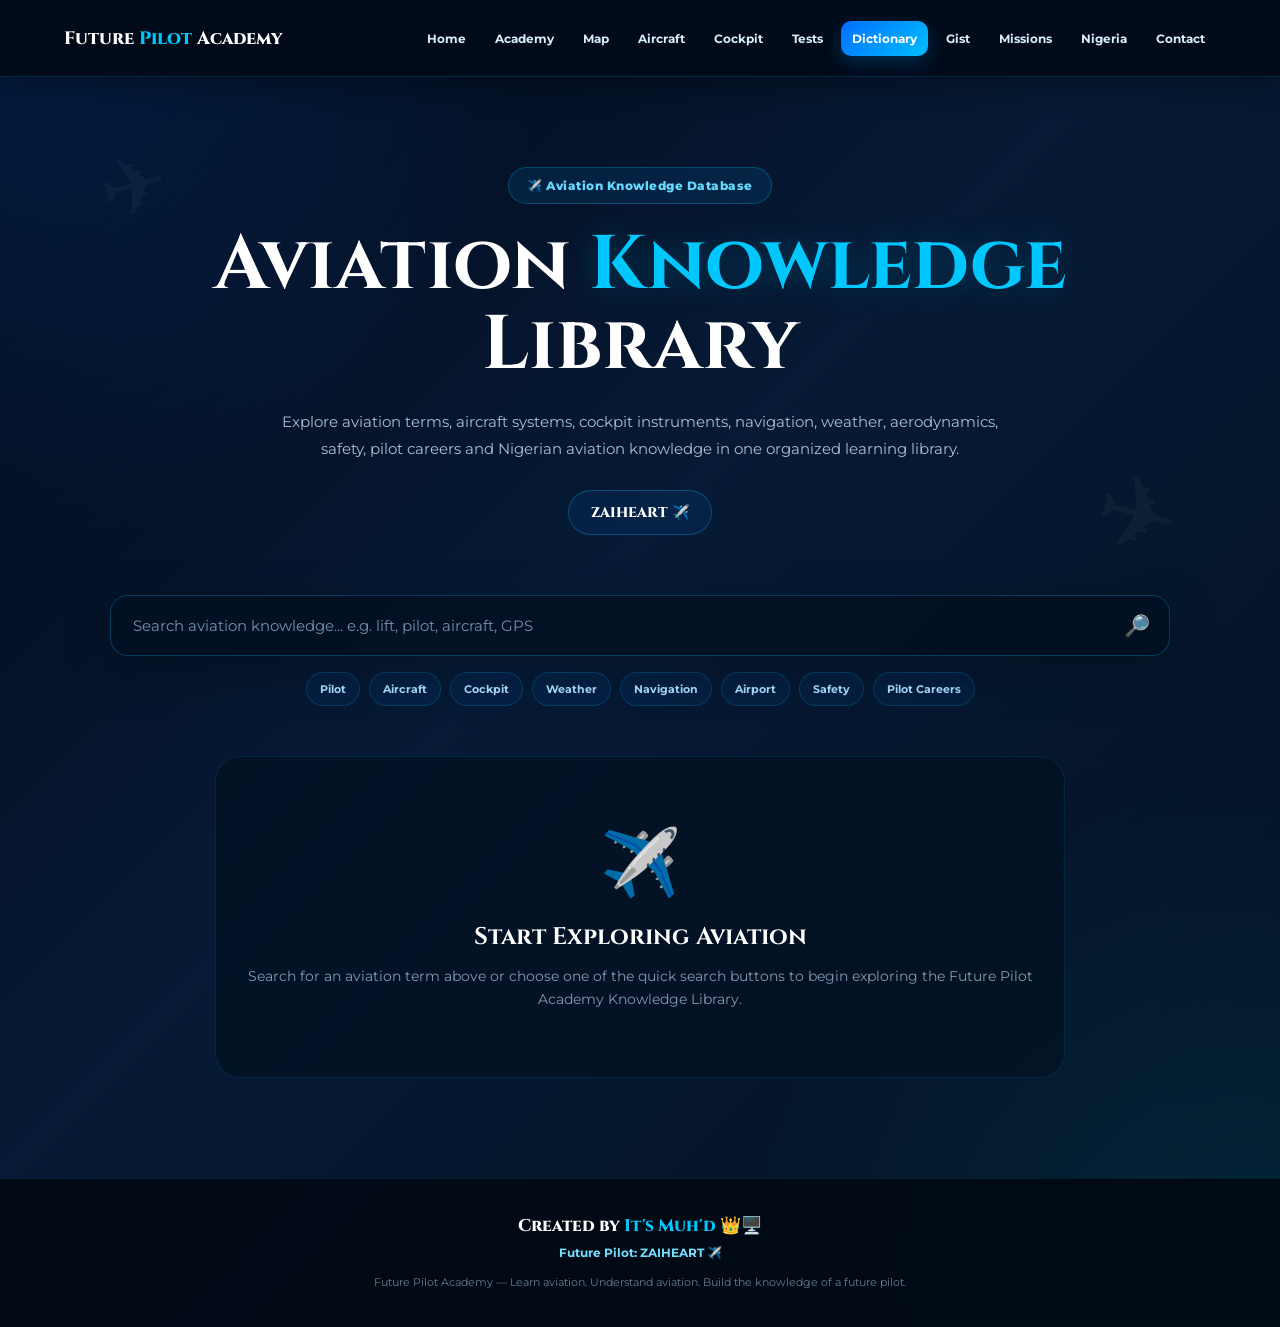
<file: dictionary.html>
<!DOCTYPE html>
<html lang="en">
<head>
  <meta charset="UTF-8">
  <meta name="viewport" content="width=device-width, initial-scale=1.0">

  <title>Aviation Knowledge Library | Future Pilot Academy</title>

  <!-- Google Fonts -->
  <link rel="preconnect" href="https://fonts.googleapis.com">
  <link rel="preconnect" href="https://fonts.gstatic.com" crossorigin>
  <link href="https://fonts.googleapis.com/css2?family=Cinzel:wght@500;600;700;800&family=Montserrat:wght@400;500;600;700;800&display=swap" rel="stylesheet">

  <!-- Google Analytics -->
  <script async src="https://www.googletagmanager.com/gtag/js?id=G-9QWF7YCP3J"></script>
  <script>
    window.dataLayer = window.dataLayer || [];
    function gtag(){dataLayer.push(arguments);}
    gtag('js', new Date());

    gtag('config', 'G-9QWF7YCP3J');
  </script>

  <style>
    * {
      margin: 0;
      padding: 0;
      box-sizing: border-box;
    }

    html {
      scroll-behavior: smooth;
    }

    body {
      font-family: 'Montserrat', sans-serif;
      background:
        radial-gradient(circle at top left, rgba(0, 119, 255, 0.18), transparent 30%),
        radial-gradient(circle at bottom right, rgba(0, 204, 255, 0.12), transparent 30%),
        linear-gradient(135deg, #020817, #061a35 45%, #03101f);
      color: #fff;
      min-height: 100vh;
      overflow-x: hidden;
    }

    /* =========================
       NAVIGATION
    ========================= */

    nav {
      position: sticky;
      top: 0;
      z-index: 1000;
      width: 100%;
      background: rgba(2, 10, 24, 0.94);
      backdrop-filter: blur(18px);
      border-bottom: 1px solid rgba(0, 183, 255, 0.18);
      box-shadow: 0 8px 30px rgba(0, 0, 0, 0.35);
    }

    .nav-container {
      max-width: 1400px;
      margin: auto;
      min-height: 76px;
      padding: 12px 5%;
      display: flex;
      align-items: center;
      justify-content: space-between;
      gap: 20px;
    }

    .logo {
      text-decoration: none;
      color: #fff;
      font-family: 'Cinzel', serif;
      font-size: 18px;
      font-weight: 800;
      white-space: nowrap;
    }

    .logo span {
      color: #00c8ff;
    }

    .nav-links {
      display: flex;
      align-items: center;
      justify-content: flex-end;
      gap: 7px;
      flex-wrap: wrap;
    }

    .nav-links a {
      color: #d8edff;
      text-decoration: none;
      font-size: 12px;
      font-weight: 700;
      padding: 10px 11px;
      border-radius: 10px;
      transition: 0.3s ease;
      white-space: nowrap;
    }

    .nav-links a:hover,
    .nav-links a.active {
      color: #fff;
      background: linear-gradient(135deg, #006eff, #00bfff);
      box-shadow: 0 6px 20px rgba(0, 157, 255, 0.25);
    }

    .menu-btn {
      display: none;
      border: 0;
      background: transparent;
      color: #fff;
      font-size: 28px;
      cursor: pointer;
    }

    /* =========================
       HERO
    ========================= */

    .hero {
      position: relative;
      max-width: 1200px;
      margin: auto;
      padding: 90px 20px 60px;
      text-align: center;
    }

    .hero::before {
      content: "✈";
      position: absolute;
      left: 5%;
      top: 60px;
      font-size: 80px;
      opacity: 0.035;
      transform: rotate(-15deg);
    }

    .hero::after {
      content: "✈";
      position: absolute;
      right: 5%;
      bottom: 20px;
      font-size: 100px;
      opacity: 0.035;
      transform: rotate(15deg);
    }

    .hero-badge {
      display: inline-flex;
      align-items: center;
      gap: 8px;
      padding: 10px 18px;
      border-radius: 999px;
      background: rgba(0, 153, 255, 0.11);
      border: 1px solid rgba(0, 195, 255, 0.25);
      color: #67d9ff;
      font-size: 12px;
      font-weight: 800;
      letter-spacing: 0.5px;
      margin-bottom: 22px;
    }

    .hero h1 {
      font-family: 'Cinzel', serif;
      font-size: clamp(38px, 7vw, 76px);
      line-height: 1.05;
      margin-bottom: 22px;
    }

    .hero h1 span {
      color: #00c8ff;
      text-shadow: 0 0 30px rgba(0, 200, 255, 0.22);
    }

    .hero p {
      max-width: 760px;
      margin: auto;
      color: #a9bfd5;
      line-height: 1.8;
      font-size: 15px;
    }

    .student-name {
      display: inline-block;
      margin-top: 28px;
      padding: 12px 22px;
      border: 1px solid rgba(0, 190, 255, 0.28);
      border-radius: 999px;
      color: #fff;
      background: rgba(0, 119, 255, 0.09);
      font-family: 'Cinzel', serif;
      font-size: 14px;
      font-weight: 800;
      animation: floatName 3s ease-in-out infinite;
    }

    @keyframes floatName {
      0%, 100% {
        transform: translateY(0);
      }
      50% {
        transform: translateY(-7px);
      }
    }

    /* =========================
       SEARCH
    ========================= */

    .search-section {
      max-width: 1100px;
      margin: 0 auto 50px;
      padding: 0 20px;
    }

    .search-box {
      position: relative;
      width: 100%;
    }

    .search-box input {
      width: 100%;
      padding: 20px 58px 20px 22px;
      border-radius: 18px;
      border: 1px solid rgba(0, 191, 255, 0.25);
      outline: none;
      background: rgba(3, 17, 35, 0.88);
      color: #fff;
      font-size: 15px;
      font-family: 'Montserrat', sans-serif;
      box-shadow: 0 15px 50px rgba(0, 0, 0, 0.22);
      transition: 0.3s ease;
    }

    .search-box input:focus {
      border-color: #00bfff;
      box-shadow: 0 0 0 4px rgba(0, 191, 255, 0.08);
    }

    .search-box input::placeholder {
      color: #7790a8;
    }

    .search-icon {
      position: absolute;
      right: 20px;
      top: 50%;
      transform: translateY(-50%);
      font-size: 21px;
      color: #00c8ff;
    }

    .quick-search {
      display: flex;
      flex-wrap: wrap;
      justify-content: center;
      gap: 9px;
      margin-top: 16px;
    }

    .quick-btn {
      border: 1px solid rgba(0, 183, 255, 0.2);
      background: rgba(0, 119, 255, 0.08);
      color: #a9ddff;
      padding: 9px 13px;
      border-radius: 999px;
      cursor: pointer;
      font-family: inherit;
      font-size: 11px;
      font-weight: 700;
      transition: 0.3s;
    }

    .quick-btn:hover {
      background: #007eff;
      color: #fff;
      transform: translateY(-2px);
    }

    /* =========================
       FILTERS
    ========================= */

    .controls {
      display: none;
      margin-top: 28px;
      padding: 22px;
      border: 1px solid rgba(0, 183, 255, 0.16);
      border-radius: 18px;
      background: rgba(2, 15, 31, 0.75);
    }

    .controls.show {
      display: block;
    }

    .filter-title {
      color: #7edfff;
      font-size: 11px;
      font-weight: 800;
      text-transform: uppercase;
      letter-spacing: 1px;
      margin-bottom: 12px;
    }

    .filter-row {
      display: flex;
      flex-wrap: wrap;
      gap: 8px;
      margin-bottom: 20px;
    }

    .filter-btn {
      border: 1px solid rgba(0, 183, 255, 0.16);
      background: rgba(0, 112, 255, 0.07);
      color: #a7bfd4;
      padding: 8px 11px;
      border-radius: 9px;
      font-family: inherit;
      font-size: 11px;
      font-weight: 700;
      cursor: pointer;
      transition: 0.25s ease;
    }

    .filter-btn:hover,
    .filter-btn.active {
      background: #007eff;
      color: #fff;
      border-color: #009fff;
    }

    /* =========================
       START STATE
    ========================= */

    .start-state {
      max-width: 850px;
      margin: 40px auto 100px;
      padding: 65px 20px;
      text-align: center;
      border: 1px solid rgba(0, 183, 255, 0.13);
      border-radius: 25px;
      background: rgba(2, 15, 30, 0.6);
    }

    .start-icon {
      font-size: 65px;
      margin-bottom: 20px;
      animation: floatPlane 3s ease-in-out infinite;
    }

    @keyframes floatPlane {
      0%, 100% {
        transform: translateY(0) rotate(-3deg);
      }
      50% {
        transform: translateY(-10px) rotate(3deg);
      }
    }

    .start-state h2 {
      font-family: 'Cinzel', serif;
      margin-bottom: 12px;
    }

    .start-state p {
      color: #819ab1;
      line-height: 1.7;
      font-size: 14px;
    }

    /* =========================
       RESULTS
    ========================= */

    .results-section {
      display: none;
      max-width: 1250px;
      margin: 0 auto 100px;
      padding: 0 20px;
    }

    .results-section.show {
      display: block;
    }

    .results-header {
      display: flex;
      justify-content: space-between;
      align-items: center;
      gap: 15px;
      margin-bottom: 22px;
    }

    .results-count {
      color: #9eb6ca;
      font-size: 13px;
    }

    .results-count strong {
      color: #00c8ff;
    }

    .clear-btn {
      border: 1px solid rgba(255, 92, 92, 0.25);
      background: rgba(255, 65, 65, 0.08);
      color: #ff9696;
      border-radius: 9px;
      padding: 9px 13px;
      font-family: inherit;
      font-size: 11px;
      font-weight: 800;
      cursor: pointer;
    }

    .dictionary-grid {
      display: grid;
      grid-template-columns: repeat(3, 1fr);
      gap: 18px;
    }

    .term-card {
      position: relative;
      padding: 23px;
      border-radius: 19px;
      border: 1px solid rgba(0, 183, 255, 0.13);
      background:
        linear-gradient(145deg, rgba(4, 28, 53, 0.94), rgba(2, 14, 28, 0.94));
      transition: 0.3s ease;
      overflow: hidden;
    }

    .term-card::before {
      content: "";
      position: absolute;
      width: 100px;
      height: 100px;
      right: -45px;
      top: -45px;
      border-radius: 50%;
      background: rgba(0, 180, 255, 0.08);
    }

    .term-card:hover {
      transform: translateY(-5px);
      border-color: rgba(0, 190, 255, 0.38);
      box-shadow: 0 15px 40px rgba(0, 0, 0, 0.3);
    }

    .term-category {
      display: inline-block;
      color: #00c8ff;
      font-size: 9px;
      font-weight: 800;
      text-transform: uppercase;
      letter-spacing: 1px;
      margin-bottom: 11px;
    }

    .term-card h3 {
      font-family: 'Cinzel', serif;
      font-size: 21px;
      margin-bottom: 6px;
    }

    .pronunciation {
      color: #718ba2;
      font-size: 11px;
      font-style: italic;
      margin-bottom: 13px;
    }

    .term-card p {
      color: #a5b9cb;
      line-height: 1.7;
      font-size: 12px;
      margin-bottom: 20px;
    }

    .explore-btn {
      display: inline-flex;
      align-items: center;
      gap: 7px;
      border: 0;
      background: transparent;
      color: #4fd4ff;
      font-family: inherit;
      font-size: 11px;
      font-weight: 800;
      cursor: pointer;
      padding: 0;
    }

    .explore-btn:hover {
      color: #fff;
    }

    .no-results {
      text-align: center;
      padding: 60px 20px;
      border: 1px dashed rgba(0, 183, 255, 0.2);
      border-radius: 18px;
      color: #8198ad;
    }

    .no-results-icon {
      font-size: 42px;
      margin-bottom: 14px;
    }

    /* =========================
       MODAL
    ========================= */

    .modal {
      position: fixed;
      inset: 0;
      z-index: 3000;
      display: none;
      align-items: center;
      justify-content: center;
      padding: 20px;
      background: rgba(0, 4, 12, 0.82);
      backdrop-filter: blur(10px);
    }

    .modal.show {
      display: flex;
    }

    .modal-content {
      position: relative;
      width: min(850px, 100%);
      max-height: 90vh;
      overflow-y: auto;
      border-radius: 24px;
      border: 1px solid rgba(0, 190, 255, 0.25);
      background:
        linear-gradient(145deg, #061d38, #020c1b);
      padding: 32px;
      box-shadow: 0 30px 100px rgba(0, 0, 0, 0.55);
      animation: modalIn 0.25s ease;
    }

    @keyframes modalIn {
      from {
        opacity: 0;
        transform: translateY(15px) scale(0.98);
      }
      to {
        opacity: 1;
        transform: translateY(0) scale(1);
      }
    }

    .close-modal {
      position: sticky;
      float: right;
      top: 0;
      width: 38px;
      height: 38px;
      border: 1px solid rgba(255,255,255,0.1);
      border-radius: 50%;
      background: rgba(255,255,255,0.05);
      color: #fff;
      font-size: 22px;
      cursor: pointer;
      z-index: 5;
    }

    .modal-category {
      color: #00c8ff;
      text-transform: uppercase;
      letter-spacing: 1px;
      font-size: 10px;
      font-weight: 800;
      margin-bottom: 10px;
    }

    .modal-content h2 {
      font-family: 'Cinzel', serif;
      font-size: clamp(28px, 5vw, 46px);
      margin-bottom: 6px;
    }

    .modal-pronunciation {
      color: #7891a8;
      font-size: 12px;
      font-style: italic;
      margin-bottom: 28px;
    }

    .knowledge-block {
      margin-top: 25px;
      padding-top: 25px;
      border-top: 1px solid rgba(255,255,255,0.07);
    }

    .knowledge-block h4 {
      color: #67d9ff;
      font-size: 13px;
      margin-bottom: 10px;
    }

    .knowledge-block p {
      color: #aec0d1;
      font-size: 13px;
      line-height: 1.85;
    }

    .related-list {
      display: flex;
      flex-wrap: wrap;
      gap: 8px;
    }

    .related-tag {
      padding: 7px 10px;
      border-radius: 999px;
      color: #a9dcff;
      background: rgba(0, 145, 255, 0.08);
      border: 1px solid rgba(0, 183, 255, 0.15);
      font-size: 10px;
    }

    /* =========================
       FOOTER
    ========================= */

    footer {
      border-top: 1px solid rgba(0, 183, 255, 0.12);
      background: rgba(1, 8, 18, 0.9);
      padding: 35px 20px;
      text-align: center;
    }

    .footer-brand {
      font-family: 'Cinzel', serif;
      font-size: 17px;
      font-weight: 800;
      margin-bottom: 8px;
    }

    .footer-brand span {
      color: #00c8ff;
    }

    .footer-student {
      color: #75dfff;
      font-size: 12px;
      font-weight: 700;
      margin-bottom: 13px;
    }

    footer p {
      color: #657d94;
      font-size: 11px;
      line-height: 1.7;
    }

    /* =========================
       MOBILE
    ========================= */

    @media (max-width: 1050px) {
      .nav-links {
        gap: 2px;
      }

      .nav-links a {
        padding: 9px 7px;
        font-size: 10px;
      }

      .dictionary-grid {
        grid-template-columns: repeat(2, 1fr);
      }
    }

    @media (max-width: 780px) {
      .nav-container {
        min-height: 68px;
      }

      .menu-btn {
        display: block;
      }

      .nav-links {
        position: absolute;
        top: 68px;
        left: 0;
        right: 0;
        display: none;
        flex-direction: column;
        align-items: stretch;
        padding: 12px 18px 18px;
        background: rgba(2, 10, 24, 0.98);
        border-bottom: 1px solid rgba(0, 183, 255, 0.16);
      }

      .nav-links.open {
        display: flex;
      }

      .nav-links a {
        width: 100%;
        padding: 13px 14px;
        font-size: 12px;
      }

      .hero {
        padding-top: 65px;
      }

      .dictionary-grid {
        grid-template-columns: 1fr;
      }

      .modal-content {
        padding: 25px 20px;
      }
    }

    @media (max-width: 480px) {
      .logo {
        font-size: 14px;
      }

      .hero h1 {
        font-size: 36px;
      }

      .hero p {
        font-size: 13px;
      }

      .results-header {
        align-items: flex-start;
        flex-direction: column;
      }

      .search-box input {
        padding: 17px 50px 17px 17px;
      }

      .controls {
        padding: 17px;
      }
    }
  </style>
</head>

<body>

  <!-- =========================
       NAVIGATION
  ========================= -->

  <nav>
    <div class="nav-container">

      <a href="index.html" class="logo">
        Future <span>Pilot</span> Academy
      </a>

      <button class="menu-btn" onclick="toggleMenu()" aria-label="Open Menu">
        ☰
      </button>

      <div class="nav-links" id="navLinks">
        <a href="index.html">Home</a>
        <a href="academy.html">Academy</a>
        <a href="map.html">Map</a>
        <a href="aircraft.html">Aircraft</a>
        <a href="cockpit.html">Cockpit</a>
        <a href="tests.html">Tests</a>
        <a href="dictionary.html" class="active">Dictionary</a>
        <a href="gist.html">Gist</a>
        <a href="missions.html">Missions</a>
        <a href="nigeria.html">Nigeria</a>
        <a href="contact.html">Contact</a>
      </div>

    </div>
  </nav>


  <!-- =========================
       HERO
  ========================= -->

  <header class="hero">

    <div class="hero-badge">
      ✈️ Aviation Knowledge Database
    </div>

    <h1>
      Aviation <span>Knowledge</span> Library
    </h1>

    <p>
      Explore aviation terms, aircraft systems, cockpit instruments,
      navigation, weather, aerodynamics, safety, pilot careers and
      Nigerian aviation knowledge in one organized learning library.
    </p>

    <div class="student-name">
      ZAIHEART ✈️
    </div>

  </header>


  <!-- =========================
       SEARCH SECTION
  ========================= -->

  <section class="search-section">

    <div class="search-box">

      <input
        type="text"
        id="searchInput"
        placeholder="Search aviation knowledge... e.g. lift, pilot, aircraft, GPS"
        autocomplete="off"
      >

      <div class="search-icon">
        🔎
      </div>

    </div>


    <div class="quick-search">

      <button class="quick-btn" onclick="quickSearch('pilot')">
        Pilot
      </button>

      <button class="quick-btn" onclick="quickSearch('aircraft')">
        Aircraft
      </button>

      <button class="quick-btn" onclick="quickSearch('cockpit')">
        Cockpit
      </button>

      <button class="quick-btn" onclick="quickSearch('weather')">
        Weather
      </button>

      <button class="quick-btn" onclick="quickSearch('navigation')">
        Navigation
      </button>

      <button class="quick-btn" onclick="quickSearch('airport')">
        Airport
      </button>

      <button class="quick-btn" onclick="quickSearch('safety')">
        Safety
      </button>

      <button class="quick-btn" onclick="quickSearch('pilot careers')">
        Pilot Careers
      </button>

    </div>


    <!-- FILTERS -->

    <div class="controls" id="controls">

      <div class="filter-title">
        Categories
      </div>

      <div class="filter-row" id="categoryFilters">

        <button class="filter-btn active" onclick="filterCategory('All', this)">
          All
        </button>

        <button class="filter-btn" onclick="filterCategory('Pilot', this)">
          Pilot
        </button>

        <button class="filter-btn" onclick="filterCategory('Aircraft', this)">
          Aircraft
        </button>

        <button class="filter-btn" onclick="filterCategory('Cockpit', this)">
          Cockpit
        </button>

        <button class="filter-btn" onclick="filterCategory('Aerodynamics', this)">
          Aerodynamics
        </button>

        <button class="filter-btn" onclick="filterCategory('Weather', this)">
          Weather
        </button>

        <button class="filter-btn" onclick="filterCategory('Navigation', this)">
          Navigation
        </button>

        <button class="filter-btn" onclick="filterCategory('Communication', this)">
          Communication
        </button>

        <button class="filter-btn" onclick="filterCategory('Airport', this)">
          Airport
        </button>

        <button class="filter-btn" onclick="filterCategory('Systems', this)">
          Systems
        </button>

        <button class="filter-btn" onclick="filterCategory('Performance', this)">
          Performance
        </button>

        <button class="filter-btn" onclick="filterCategory('Safety', this)">
          Safety
        </button>

        <button class="filter-btn" onclick="filterCategory('Careers', this)">
          Careers
        </button>

        <button class="filter-btn" onclick="filterCategory('Nigeria', this)">
          Nigeria
        </button>

      </div>


      <div class="filter-title">
        Alphabet
      </div>

      <div class="filter-row" id="alphabetFilters"></div>

    </div>

  </section>


  <!-- =========================
       START STATE
  ========================= -->

  <section class="start-state" id="startState">

    <div class="start-icon">
      ✈️
    </div>

    <h2>
      Start Exploring Aviation
    </h2>

    <p>
      Search for an aviation term above or choose one of the quick
      search buttons to begin exploring the Future Pilot Academy
      Knowledge Library.
    </p>

  </section>


  <!-- =========================
       RESULTS
  ========================= -->

  <section class="results-section" id="resultsSection">

    <div class="results-header">

      <div class="results-count" id="resultsCount">
        <strong>0</strong> results found
      </div>

      <button class="clear-btn" onclick="clearSearch()">
        Clear Search
      </button>

    </div>

    <div class="dictionary-grid" id="resultsGrid"></div>

  </section>


  <!-- =========================
       MODAL
  ========================= -->

  <div class="modal" id="knowledgeModal">

    <div class="modal-content">

      <button class="close-modal" onclick="closeModal()">
        ×
      </button>

      <div class="modal-category" id="modalCategory"></div>

      <h2 id="modalTitle"></h2>

      <div class="modal-pronunciation" id="modalPronunciation"></div>


      <div class="knowledge-block">

        <h4>
          Simple Explanation
        </h4>

        <p id="modalSimple"></p>

      </div>


      <div class="knowledge-block">

        <h4>
          Detailed Knowledge
        </h4>

        <p id="modalDetailed"></p>

      </div>


      <div class="knowledge-block">

        <h4>
          Why It Matters To Pilots
        </h4>

        <p id="modalWhy"></p>

      </div>


      <div class="knowledge-block">

        <h4>
          Related Aviation Concepts
        </h4>

        <div class="related-list" id="modalRelated"></div>

      </div>

    </div>

  </div>


  <!-- =========================
       FOOTER
  ========================= -->

  <footer>

    <div class="footer-brand">
      Created by <span>It's Muh'd 👑🖥️</span>
    </div>

    <div class="footer-student">
      Future Pilot: ZAIHEART ✈️
    </div>

    <p>
      Future Pilot Academy — Learn aviation. Understand aviation.
      Build the knowledge of a future pilot.
    </p>

  </footer>


  <script>

    /* ==========================================
       AVIATION KNOWLEDGE DATABASE
    ========================================== */

    const aviationData = [

      {
        category: "Pilot",
        title: "Pilot",
        pronunciation: "PY-luht",
        simple: "A pilot is a person trained and licensed to operate an aircraft.",
        detailed: "Pilots are responsible for controlling the aircraft, following procedures, monitoring weather and aircraft systems, communicating with air traffic control, navigating and making decisions that support a safe flight.",
        why: "Pilots need strong technical knowledge, communication skills, situational awareness and decision-making abilities.",
        related: ["Captain", "First Officer", "Pilot Licence", "Flight Training"]
      },

      {
        category: "Pilot",
        title: "Aviator",
        pronunciation: "AY-vee-ay-tor",
        simple: "An aviator is a person who flies or is involved in aviation.",
        detailed: "The term aviator can describe pilots and, depending on context, people who have a strong professional connection with aviation and flight operations.",
        why: "Understanding aviation terminology helps future pilots communicate accurately.",
        related: ["Pilot", "Aircraft", "Aviation"]
      },

      {
        category: "Pilot",
        title: "Captain",
        pronunciation: "KAP-tin",
        simple: "The captain is normally the pilot with overall command of a flight.",
        detailed: "On airline flights, the captain is generally the pilot in command and has overall responsibility for the aircraft and flight operation.",
        why: "Understanding command responsibility is important for learning cockpit teamwork and decision-making.",
        related: ["First Officer", "Pilot in Command", "CRM"]
      },

      {
        category: "Pilot",
        title: "First Officer",
        pronunciation: "FIRST OFF-i-ser",
        simple: "The first officer is a qualified pilot who works alongside the captain.",
        detailed: "The first officer assists with aircraft operation, navigation, communication, checklists and other flight duties. The exact division of responsibilities depends on the operation and procedures.",
        why: "Modern aviation relies heavily on effective cooperation between flight crew members.",
        related: ["Captain", "Crew Resource Management", "Cockpit"]
      },

      {
        category: "Pilot",
        title: "Private Pilot",
        pronunciation: "PRY-vit PY-lut",
        simple: "A private pilot is licensed to fly aircraft for private purposes within the privileges of their licence.",
        detailed: "Private pilot training introduces students to aircraft control, navigation, weather, regulations, radio communication and emergency procedures.",
        why: "It is one of the common foundations for people beginning professional aviation training.",
        related: ["Pilot Licence", "Flight Training", "Ground School"]
      },

      {
        category: "Pilot",
        title: "Commercial Pilot",
        pronunciation: "kuh-MER-shul PY-lut",
        simple: "A commercial pilot holds a licence that allows certain flight activities for compensation under applicable regulations.",
        detailed: "Commercial pilot training develops advanced flying skills and knowledge beyond basic private pilot training.",
        why: "It can form part of the pathway toward professional flying careers.",
        related: ["Private Pilot", "Flight Training", "Airline Pilot"]
      },

      {
        category: "Pilot",
        title: "Airline Transport Pilot",
        pronunciation: "AIR-line TRAN-sport PY-lut",
        simple: "An Airline Transport Pilot is a pilot qualification associated with advanced professional airline operations.",
        detailed: "The ATP-level qualification represents advanced pilot training and experience requirements established by the applicable aviation authority.",
        why: "Understanding advanced licensing helps future pilots understand professional career progression.",
        related: ["Airline Pilot", "Commercial Pilot", "Pilot Licence"]
      },

      {
        category: "Pilot",
        title: "Flight Instructor",
        pronunciation: "FLYTE in-STRUHK-tor",
        simple: "A flight instructor teaches people how to fly.",
        detailed: "Flight instructors provide practical flying instruction, demonstrate procedures, assess student performance and help students develop safe flying habits.",
        why: "Instructors play a major role in developing competent future pilots.",
        related: ["Student Pilot", "Flight Training", "Ground School"]
      },

      {
        category: "Pilot",
        title: "Student Pilot",
        pronunciation: "STOO-dent PY-lut",
        simple: "A student pilot is a person learning to fly under an approved training program.",
        detailed: "Student pilots study aviation theory and develop practical skills under the supervision of qualified instructors.",
        why: "Every professional pilot begins by building fundamental knowledge and flying skills.",
        related: ["Flight Instructor", "Flight Training", "Ground School"]
      },

      {
        category: "Pilot",
        title: "Pilot Licence",
        pronunciation: "PY-lut LYE-sens",
        simple: "A pilot licence is an official authorization allowing a person to exercise specified pilot privileges.",
        detailed: "Licences and ratings define what types of flying a pilot may conduct, subject to the regulations and limitations of the aviation authority.",
        why: "Future pilots need to understand licensing requirements before beginning professional training.",
        related: ["Pilot Rating", "Commercial Pilot", "Private Pilot"]
      },

      {
        category: "Pilot",
        title: "Pilot Rating",
        pronunciation: "PY-lut RAY-ting",
        simple: "A rating is an authorization associated with a pilot licence for specific aircraft or operating privileges.",
        detailed: "Examples can include aircraft category, class or type ratings and instrument-related qualifications, depending on the licensing system.",
        why: "Ratings determine important parts of a pilot's permitted operations.",
        related: ["Pilot Licence", "Instrument Flight", "Aircraft"]
      },

      {
        category: "Pilot",
        title: "Flight Training",
        pronunciation: "FLYTE TRAY-ning",
        simple: "Flight training is the process of learning the knowledge and practical skills needed to fly.",
        detailed: "Training combines ground lessons with practical flight instruction and may cover aircraft control, navigation, communication, weather, regulations, emergencies and human factors.",
        why: "Structured training develops the foundation required for safe aviation operations.",
        related: ["Ground School", "Student Pilot", "Flight Instructor"]
      },

      {
        category: "Pilot",
        title: "Ground School",
        pronunciation: "GROUND SKOOL",
        simple: "Ground school teaches the theoretical knowledge pilots need.",
        detailed: "Subjects can include meteorology, navigation, aircraft systems, human factors, aviation regulations, communications and performance.",
        why: "Good theoretical knowledge helps pilots understand why procedures and aircraft behave the way they do.",
        related: ["Weather", "Navigation", "Aircraft Systems"]
      },


      {
        category: "Aircraft",
        title: "Aircraft",
        pronunciation: "AIR-kraft",
        simple: "An aircraft is a machine designed to fly through the atmosphere.",
        detailed: "Aircraft include airplanes, helicopters, gliders and other machines designed for controlled flight.",
        why: "Understanding aircraft structure and operation is fundamental to aviation.",
        related: ["Airplane", "Helicopter", "Wing", "Fuselage"]
      },

      {
        category: "Aircraft",
        title: "Airplane",
        pronunciation: "AIR-plane",
        simple: "An airplane is an aircraft that normally uses wings and forward motion to generate lift.",
        detailed: "Airplanes use aerodynamic surfaces, engines or other propulsion systems and flight controls to achieve controlled flight.",
        why: "Understanding airplane design helps pilots understand aircraft performance.",
        related: ["Wing", "Lift", "Thrust", "Drag"]
      },

      {
        category: "Aircraft",
        title: "Helicopter",
        pronunciation: "HEL-i-kop-ter",
        simple: "A helicopter is an aircraft that uses rotating blades to generate lift and control flight.",
        detailed: "Helicopters can take off and land vertically and can hover. Their flight mechanics differ significantly from fixed-wing airplanes.",
        why: "Helicopter operations require knowledge of rotor systems, power management and unique aerodynamic effects.",
        related: ["Rotor", "Lift", "Aircraft"]
      },

      {
        category: "Aircraft",
        title: "Glider",
        pronunciation: "GLY-der",
        simple: "A glider is an aircraft designed to fly efficiently without continuous engine propulsion.",
        detailed: "Gliders use aerodynamic efficiency and rising air currents to remain airborne for extended periods.",
        why: "Gliders provide excellent examples of lift, drag and energy management.",
        related: ["Lift", "Drag", "Airfoil"]
      },

      {
        category: "Aircraft",
        title: "Propeller",
        pronunciation: "proh-PEL-er",
        simple: "A propeller produces thrust by accelerating air.",
        detailed: "Propellers consist of blades designed as rotating aerodynamic surfaces. Their shape and pitch affect how efficiently they produce thrust.",
        why: "Understanding propellers helps pilots understand aircraft propulsion and performance.",
        related: ["Thrust", "Engine", "Airfoil"]
      },

      {
        category: "Aircraft",
        title: "Wing",
        pronunciation: "WING",
        simple: "A wing is an aerodynamic surface that produces lift.",
        detailed: "Wing shape, angle of attack, airspeed, air density and other factors influence the amount of lift produced.",
        why: "The wing is one of the most important aerodynamic components of many aircraft.",
        related: ["Lift", "Airfoil", "Angle of Attack", "Drag"]
      },

      {
        category: "Aircraft",
        title: "Fuselage",
        pronunciation: "FYOO-sah-lahzh",
        simple: "The fuselage is the main body of an aircraft.",
        detailed: "It houses or supports occupants, cargo and many aircraft systems while connecting major aircraft structures.",
        why: "Knowing aircraft structure helps pilots understand weight, balance and system locations.",
        related: ["Wing", "Empennage", "Weight and Balance"]
      },

      {
        category: "Aircraft",
        title: "Empennage",
        pronunciation: "em-pen-ahzh",
        simple: "The empennage is the tail assembly of an aircraft.",
        detailed: "It generally includes the horizontal stabilizer, vertical stabilizer and associated control surfaces.",
        why: "The empennage contributes to aircraft stability and directional control.",
        related: ["Rudder", "Elevator", "Yaw"]
      },


      {
        category: "Systems",
        title: "Engine",
        pronunciation: "EN-jin",
        simple: "An aircraft engine provides power for propulsion and may also drive other aircraft systems.",
        detailed: "Aircraft engines convert energy into mechanical or thrust-producing power. Different aircraft use different propulsion technologies.",
        why: "Pilots must understand engine operation, limitations, indications and abnormal conditions.",
        related: ["Thrust", "Fuel System", "Engine Performance"]
      },

      {
        category: "Systems",
        title: "Fuel System",
        pronunciation: "FYOOL SIS-tem",
        simple: "The fuel system stores and delivers fuel to the engine.",
        detailed: "Fuel systems may include tanks, pumps, lines, valves, filters and monitoring equipment.",
        why: "Fuel management is essential for flight planning and safe aircraft operation.",
        related: ["Engine", "Fuel", "Weight and Balance"]
      },

      {
        category: "Systems",
        title: "Hydraulic System",
        pronunciation: "hy-DRAW-lik",
        simple: "A hydraulic system uses pressurized fluid to operate certain aircraft components.",
        detailed: "Hydraulic systems can be used for functions such as landing gear, brakes and flight-control assistance depending on aircraft design.",
        why: "Pilots need to recognize hydraulic indications and understand system limitations.",
        related: ["Landing Gear", "Flight Controls", "Aircraft Systems"]
      },

      {
        category: "Systems",
        title: "Electrical System",
        pronunciation: "ee-LEK-tri-kal",
        simple: "The electrical system supplies electrical power to aircraft equipment.",
        detailed: "Aircraft electrical systems can power avionics, lighting, instruments, communication equipment and other components.",
        why: "Electrical failures can affect important aircraft systems and require proper pilot response.",
        related: ["Avionics", "Battery", "Generator"]
      },

      {
        category: "Systems",
        title: "Landing Gear",
        pronunciation: "LAN-ding GEER",
        simple: "Landing gear supports an aircraft while it is on the ground and during landing and takeoff.",
        detailed: "Depending on the aircraft, landing gear can be fixed or retractable and may include wheels, brakes, shock absorption and steering mechanisms.",
        why: "Pilots must understand landing gear indications and operating procedures.",
        related: ["Hydraulic System", "Landing", "Brakes"]
      },

      {
        category: "Systems",
        title: "Pitot-Static System",
        pronunciation: "PEE-toh STAT-ik",
        simple: "The pitot-static system supplies pressure information to important flight instruments.",
        detailed: "The system uses pitot and static pressure sources to support instruments such as the airspeed indicator, altimeter and vertical speed indicator.",
        why: "A blockage or failure can produce incorrect instrument indications.",
        related: ["Airspeed Indicator", "Altimeter", "Vertical Speed Indicator"]
      },

      {
        category: "Systems",
        title: "Transponder",
        pronunciation: "trans-PON-der",
        simple: "A transponder is an aircraft device that responds to certain radar or surveillance interrogations.",
        detailed: "Transponders can transmit identification and altitude information to compatible surveillance systems.",
        why: "Correct transponder operation supports air traffic surveillance and identification.",
        related: ["ATC", "Radar", "Altitude"]
      },


      {
        category: "Cockpit",
        title: "Cockpit",
        pronunciation: "KOK-pit",
        simple: "The cockpit is the area where pilots control and monitor an aircraft.",
        detailed: "It contains flight controls, instruments, communication equipment, navigation equipment and other systems required for flight operations.",
        why: "Pilots spend much of their working time managing information and aircraft systems from the cockpit.",
        related: ["Avionics", "Flight Controls", "Instruments"]
      },

      {
        category: "Cockpit",
        title: "Airspeed Indicator",
        pronunciation: "AIR-speed IN-di-kay-ter",
        simple: "The airspeed indicator shows the aircraft's speed relative to the surrounding air.",
        detailed: "It normally uses pitot pressure and static pressure to calculate indicated airspeed.",
        why: "Airspeed is critical for aircraft control, performance and operating limitations.",
        related: ["Pitot-Static System", "Airplane", "Stall"]
      },

      {
        category: "Cockpit",
        title: "Altimeter",
        pronunciation: "AL-ti-mee-ter",
        simple: "An altimeter provides an indication of altitude based on atmospheric pressure.",
        detailed: "The instrument uses static pressure and an adjustable pressure reference to provide altitude information.",
        why: "Altitude awareness is essential for terrain clearance, separation and navigation.",
        related: ["Altitude", "Atmospheric Pressure", "Pitot-Static System"]
      },

      {
        category: "Cockpit",
        title: "Attitude Indicator",
        pronunciation: "AT-i-tood",
        simple: "The attitude indicator shows the aircraft's pitch and bank attitude.",
        detailed: "It provides pilots with a visual representation of aircraft orientation relative to the horizon.",
        why: "It is particularly important when outside visual references are limited.",
        related: ["Pitch", "Roll", "Instrument Flight"]
      },

      {
        category: "Cockpit",
        title: "Heading Indicator",
        pronunciation: "HED-ing",
        simple: "A heading indicator helps show the aircraft's direction.",
        detailed: "The instrument displays aircraft heading and can be used with other navigation information to maintain a desired direction.",
        why: "Accurate heading information supports navigation and flight control.",
        related: ["Heading", "Navigation", "Compass"]
      },

      {
        category: "Cockpit",
        title: "Turn Coordinator",
        pronunciation: "TURN koh-OR-di-nay-ter",
        simple: "A turn coordinator provides information about aircraft turning motion and coordination.",
        detailed: "It helps pilots monitor rate of turn and whether the aircraft is properly coordinated.",
        why: "Coordinated turns improve aircraft handling and help prevent unnecessary aerodynamic problems.",
        related: ["Roll", "Yaw", "Flight Controls"]
      },

      {
        category: "Cockpit",
        title: "Vertical Speed Indicator",
        pronunciation: "VER-ti-kal SPEED",
        simple: "The vertical speed indicator shows the aircraft's rate of climb or descent.",
        detailed: "It uses changes in static pressure to indicate vertical movement over time.",
        why: "Pilots use vertical speed information to manage climbs, descents and approaches.",
        related: ["Altimeter", "Altitude", "Pitot-Static System"]
      },

      {
        category: "Cockpit",
        title: "Flight Controls",
        pronunciation: "FLYTE kon-TROLS",
        simple: "Flight controls allow pilots to control aircraft movement.",
        detailed: "Primary flight controls commonly include surfaces associated with pitch, roll and yaw. Modern aircraft may also use advanced control systems.",
        why: "Understanding flight controls is fundamental to aircraft handling.",
        related: ["Pitch", "Roll", "Yaw", "Empennage"]
      },

      {
        category: "Cockpit",
        title: "Avionics",
        pronunciation: "ay-vee-ON-iks",
        simple: "Avionics are electronic systems used in aircraft.",
        detailed: "Avionics can include communication, navigation, surveillance, flight management and display systems.",
        why: "Modern aircraft rely heavily on avionics for safe and efficient operations.",
        related: ["GPS", "Radio Communication", "Navigation"]
      },


      {
        category: "Aerodynamics",
        title: "Lift",
        pronunciation: "LIFT",
        simple: "Lift is the aerodynamic force that acts generally upward relative to the aircraft.",
        detailed: "Lift is produced by the interaction between an aircraft's aerodynamic surfaces and the surrounding airflow.",
        why: "Understanding lift is essential to understanding how aircraft fly.",
        related: ["Wing", "Airfoil", "Angle of Attack"]
      },

      {
        category: "Aerodynamics",
        title: "Weight",
        pronunciation: "WAYT",
        simple: "Weight is the force associated with gravity acting on the aircraft.",
        detailed: "Aircraft weight affects performance, takeoff distance, climb performance, fuel consumption and other operational factors.",
        why: "Pilots must understand aircraft weight and its effect on performance.",
        related: ["Lift", "Weight and Balance", "Performance"]
      },

      {
        category: "Aerodynamics",
        title: "Thrust",
        pronunciation: "THRUST",
        simple: "Thrust is the force that propels an aircraft forward.",
        detailed: "Thrust can be produced by propellers, jet engines, electric propulsion or other propulsion systems.",
        why: "Thrust is one of the four major forces considered in basic aircraft aerodynamics.",
        related: ["Engine", "Drag", "Lift"]
      },

      {
        category: "Aerodynamics",
        title: "Drag",
        pronunciation: "DRAG",
        simple: "Drag is an aerodynamic force that opposes an aircraft's movement through the air.",
        detailed: "Drag can result from several aerodynamic effects and generally increases as aircraft configuration and speed change.",
        why: "Pilots need to understand drag to manage aircraft performance and efficiency.",
        related: ["Thrust", "Lift", "Airfoil"]
      },

      {
        category: "Aerodynamics",
        title: "Pitch",
        pronunciation: "PITCH",
        simple: "Pitch is the aircraft's rotation around its lateral axis.",
        detailed: "Pitch changes the aircraft's nose-up or nose-down attitude and is primarily associated with elevator or stabilator movement on many aircraft.",
        why: "Pitch control is fundamental to aircraft attitude and flight-path management.",
        related: ["Elevator", "Attitude Indicator", "Flight Controls"]
      },

      {
        category: "Aerodynamics",
        title: "Roll",
        pronunciation: "ROLE",
        simple: "Roll is the aircraft's rotation around its longitudinal axis.",
        detailed: "Roll moves the aircraft's wings toward one side or the other and is commonly controlled using ailerons.",
        why: "Pilots use roll control to establish and maintain turns.",
        related: ["Aileron", "Turn Coordinator", "Flight Controls"]
      },

      {
        category: "Aerodynamics",
        title: "Yaw",
        pronunciation: "YAW",
        simple: "Yaw is the aircraft's rotation around its vertical axis.",
        detailed: "Yaw moves the aircraft's nose left or right and is commonly controlled using the rudder.",
        why: "Understanding yaw helps pilots maintain coordinated flight.",
        related: ["Rudder", "Turn Coordinator", "Empennage"]
      },

      {
        category: "Aerodynamics",
        title: "Airfoil",
        pronunciation: "AIR-foyl",
        simple: "An airfoil is a shaped surface designed to interact efficiently with airflow.",
        detailed: "Wings, propeller blades and many control surfaces use airfoil shapes.",
        why: "Airfoils are central to the production of lift and other aerodynamic forces.",
        related: ["Wing", "Lift", "Drag"]
      },

      {
        category: "Aerodynamics",
        title: "Angle of Attack",
        pronunciation: "ANG-gul of uh-TAK",
        simple: "Angle of attack is the angle between an airfoil's reference line and the airflow.",
        detailed: "Angle of attack strongly influences lift and can increase toward conditions associated with aerodynamic stall.",
        why: "Pilots must understand angle of attack for aircraft control and stall awareness.",
        related: ["Lift", "Airfoil", "Stall"]
      },

      {
        category: "Aerodynamics",
        title: "Stall",
        pronunciation: "STAWL",
        simple: "An aerodynamic stall occurs when an airfoil exceeds its critical angle of attack and loses a significant amount of lift.",
        detailed: "A stall is fundamentally related to angle of attack rather than simply a particular airspeed. Aircraft can stall at different airspeeds depending on configuration and conditions.",
        why: "Understanding stalls is an important part of pilot training and aircraft handling.",
        related: ["Angle of Attack", "Lift", "Airfoil"]
      },


      {
        category: "Weather",
        title: "Weather",
        pronunciation: "WETH-er",
        simple: "Weather describes the current state of the atmosphere.",
        detailed: "Aviation weather includes wind, visibility, clouds, temperature, pressure, precipitation, thunderstorms and other atmospheric conditions.",
        why: "Weather can directly affect aircraft performance, routing and flight safety.",
        related: ["Wind", "Cloud", "Visibility", "Thunderstorm"]
      },

      {
        category: "Weather",
        title: "Atmosphere",
        pronunciation: "AT-mos-feer",
        simple: "The atmosphere is the layer of gases surrounding Earth.",
        detailed: "Aircraft operate within Earth's atmosphere, where pressure, temperature and density change with altitude.",
        why: "Atmospheric conditions influence aircraft performance and weather.",
        related: ["Pressure", "Humidity", "Altitude"]
      },

      {
        category: "Weather",
        title: "Wind",
        pronunciation: "WIND",
        simple: "Wind is the movement of air.",
        detailed: "Wind direction and speed are important aviation factors and can affect takeoff, landing, navigation and fuel planning.",
        why: "Pilots must account for wind throughout a flight.",
        related: ["Groundspeed", "Weather", "Runway"]
      },

      {
        category: "Weather",
        title: "Cloud",
        pronunciation: "KLOUD",
        simple: "A cloud is a visible collection of tiny water droplets or ice crystals in the atmosphere.",
        detailed: "Different cloud types provide information about atmospheric conditions and may be associated with different aviation hazards.",
        why: "Clouds can affect visibility, turbulence, icing and flight planning.",
        related: ["Weather", "Visibility", "Thunderstorm"]
      },

      {
        category: "Weather",
        title: "Fog",
        pronunciation: "FOG",
        simple: "Fog is a cloud that forms at or near the ground.",
        detailed: "Fog can significantly reduce visibility and may affect airport operations and aircraft approaches.",
        why: "Reduced visibility can require specific operational procedures and equipment.",
        related: ["Visibility", "Weather", "Airport"]
      },

      {
        category: "Weather",
        title: "Thunderstorm",
        pronunciation: "THUN-der-storm",
        simple: "A thunderstorm is a storm associated with lightning and thunder.",
        detailed: "Thunderstorms can involve strong winds, turbulence, heavy precipitation, lightning and other serious aviation hazards.",
        why: "Pilots must treat thunderstorms as significant weather hazards and plan appropriately.",
        related: ["Weather", "Wind", "Visibility"]
      },

      {
        category: "Weather",
        title: "Visibility",
        pronunciation: "viz-uh-BIL-i-tee",
        simple: "Visibility describes how far objects can be seen under atmospheric conditions.",
        detailed: "Visibility is affected by fog, haze, precipitation, dust, smoke and other factors.",
        why: "Visibility is important for flight planning, approaches and visual operations.",
        related: ["Fog", "Weather", "Airport"]
      },

      {
        category: "Weather",
        title: "Atmospheric Pressure",
        pronunciation: "at-mos-FER-ik PRESH-er",
        simple: "Atmospheric pressure is the force exerted by the weight of the atmosphere.",
        detailed: "Pressure changes with altitude and weather systems. Aircraft instruments such as the altimeter rely on pressure information.",
        why: "Pressure settings and changes are important to accurate altitude information.",
        related: ["Altimeter", "Altitude", "Pitot-Static System"]
      },

      {
        category: "Weather",
        title: "Humidity",
        pronunciation: "hyoo-MID-i-tee",
        simple: "Humidity describes the amount of water vapor in the air.",
        detailed: "Humidity influences atmospheric conditions and can contribute to cloud and precipitation formation.",
        why: "Humidity is part of the weather information pilots consider during flight planning.",
        related: ["Weather", "Cloud", "Atmosphere"]
      },


      {
        category: "Navigation",
        title: "Navigation",
        pronunciation: "nav-i-GAY-shun",
        simple: "Navigation is the process of planning and maintaining a route from one location to another.",
        detailed: "Aviation navigation can use charts, radio navigation aids, satellite navigation and other systems.",
        why: "Accurate navigation is essential for reaching destinations while maintaining the intended route.",
        related: ["GPS", "Waypoint", "Heading", "Track"]
      },

      {
        category: "Navigation",
        title: "GPS",
        pronunciation: "JEE-PEE-ESS",
        simple: "GPS is a satellite-based navigation system that can provide position and timing information.",
        detailed: "Aviation GPS equipment can support navigation and route management when approved and operated according to applicable procedures.",
        why: "Satellite navigation is an important part of modern aviation.",
        related: ["Navigation", "Waypoint", "Avionics"]
      },

      {
        category: "Navigation",
        title: "Waypoint",
        pronunciation: "WAY-point",
        simple: "A waypoint is a defined geographical position used for navigation.",
        detailed: "Waypoints are used to construct routes and define points aircraft can navigate to or through.",
        why: "Pilots and flight management systems use waypoints to organize routes.",
        related: ["GPS", "Navigation", "Flight Plan"]
      },

      {
        category: "Navigation",
        title: "Heading",
        pronunciation: "HED-ing",
        simple: "Heading is the direction an aircraft's nose is pointing.",
        detailed: "Heading is normally expressed in degrees relative to a reference such as magnetic or true north.",
        why: "Heading is essential for maintaining direction and understanding navigation information.",
        related: ["Track", "Compass", "Heading Indicator"]
      },

      {
        category: "Navigation",
        title: "Track",
        pronunciation: "TRAK",
        simple: "Track is the actual direction the aircraft is moving across the ground.",
        detailed: "Wind can cause the aircraft's track to differ from its heading.",
        why: "Understanding heading versus track is important for navigation and wind correction.",
        related: ["Heading", "Wind", "Groundspeed"]
      },

      {
        category: "Navigation",
        title: "VOR",
        pronunciation: "VEE-OH-AR",
        simple: "VOR is a ground-based radio navigation system used by aircraft.",
        detailed: "VOR stations transmit directional information that aircraft navigation equipment can use to determine a radial from the station.",
        why: "VOR remains an important concept in aviation navigation training.",
        related: ["Navigation", "DME", "Radio"]
      },

      {
        category: "Navigation",
        title: "DME",
        pronunciation: "DEE-EM-EE",
        simple: "DME is a radio navigation system that provides distance information from a ground station.",
        detailed: "Distance measuring equipment calculates aircraft distance from a compatible ground facility using radio signals.",
        why: "Distance information supports navigation and position awareness.",
        related: ["VOR", "Navigation", "Radio"]
      },

      {
        category: "Navigation",
        title: "ILS",
        pronunciation: "EYE-EL-ESS",
        simple: "ILS is an instrument landing system that provides guidance for aircraft approaches to a runway.",
        detailed: "An ILS can provide lateral and vertical guidance to support precision instrument approaches when appropriate equipment and procedures are available.",
        why: "ILS is an important system for understanding instrument approaches.",
        related: ["Navigation", "Runway", "Instrument Flight"]
      },

      {
        category: "Navigation",
        title: "Aeronautical Chart",
        pronunciation: "air-oh-NAW-ti-kal CHART",
        simple: "An aeronautical chart is a specialized map used for aviation navigation.",
        detailed: "Charts contain information such as airspace, navigation aids, airports, routes, terrain and other operational details.",
        why: "Pilots use charts to plan and conduct flights.",
        related: ["Navigation", "Airspace", "Airport"]
      },


      {
        category: "Communication",
        title: "Air Traffic Control",
        pronunciation: "AIR TRAF-ik kun-TROHL",
        simple: "Air Traffic Control helps manage and separate aircraft in controlled airspace and around airports.",
        detailed: "ATC provides clearances, instructions, traffic information and other services according to the applicable air traffic system.",
        why: "Effective pilot-ATC communication is essential to coordinated flight operations.",
        related: ["ATC", "Radio Communication", "Communication"]
      },

      {
        category: "Communication",
        title: "ATC",
        pronunciation: "AY-TEE-SEE",
        simple: "ATC is the abbreviation for Air Traffic Control.",
        detailed: "ATC services support safe and organized movement of aircraft through controlled airspace and airport environments.",
        why: "Pilots communicate with ATC throughout many phases of flight.",
        related: ["Air Traffic Control", "Radio Communication"]
      },

      {
        category: "Communication",
        title: "Radio Communication",
        pronunciation: "RAY-dee-oh",
        simple: "Radio communication allows pilots and aviation personnel to exchange information.",
        detailed: "Aviation radio communication follows established frequencies, phraseology and procedures.",
        why: "Clear communication reduces misunderstandings and supports safe operations.",
        related: ["ATC", "Frequency", "Aviation Phraseology"]
      },

      {
        category: "Communication",
        title: "Call Sign",
        pronunciation: "KAWL SYNE",
        simple: "A call sign is an identification used in aviation communication.",
        detailed: "Aircraft and aviation organizations use assigned or authorized call signs to identify themselves during radio communication.",
        why: "Correct identification helps avoid communication errors.",
        related: ["ATC", "Radio Communication", "Communication"]
      },

      {
        category: "Communication",
        title: "Aviation Phraseology",
        pronunciation: "air-ee-AY-shun FRAY-zee-OL-uh-jee",
        simple: "Aviation phraseology is the standardized language used for clear aviation communication.",
        detailed: "Standard phraseology helps pilots and controllers communicate efficiently and reduces ambiguity.",
        why: "Consistent communication is an important part of aviation safety.",
        related: ["ATC", "Radio Communication", "Call Sign"]
      },

      {
        category: "Communication",
        title: "Frequency",
        pronunciation: "FREE-kwen-see",
        simple: "A radio frequency identifies a particular portion of the radio spectrum used for communication or navigation.",
        detailed: "Different aviation services use designated frequencies for communication and navigation purposes.",
        why: "Pilots must select and monitor appropriate frequencies during flight.",
        related: ["Radio Communication", "ATC", "VOR"]
      },


      {
        category: "Airport",
        title: "Airport",
        pronunciation: "AIR-port",
        simple: "An airport is a location designed for aircraft operations.",
        detailed: "Airports can include runways, taxiways, aprons, terminals, navigation aids, control facilities and support services.",
        why: "Pilots need to understand airport layouts and operating procedures.",
        related: ["Runway", "Taxiway", "Apron"]
      },

      {
        category: "Airport",
        title: "Runway",
        pronunciation: "RUN-way",
        simple: "A runway is a prepared surface used for aircraft takeoff and landing.",
        detailed: "Runways have markings, lighting and operational information designed to support safe aircraft movement.",
        why: "Runway selection and operation are important parts of takeoff and landing planning.",
        related: ["Airport", "Taxiway", "ILS"]
      },

      {
        category: "Airport",
        title: "Taxiway",
        pronunciation: "TAK-see-way",
        simple: "A taxiway is a designated path used by aircraft moving between runways and other airport areas.",
        detailed: "Taxiways connect runways with aprons, terminals, hangars and other airport facilities.",
        why: "Pilots use taxiways to move safely around the airport surface.",
        related: ["Airport", "Runway", "Apron"]
      },

      {
        category: "Airport",
        title: "Apron",
        pronunciation: "AY-pron",
        simple: "An apron is an airport area where aircraft can park, load, unload or receive services.",
        detailed: "Aprons can contain aircraft parking stands, service areas and connections to taxiways.",
        why: "Pilots need to understand surface movement and parking procedures.",
        related: ["Airport", "Taxiway", "Terminal"]
      },

      {
        category: "Airport",
        title: "Terminal",
        pronunciation: "TER-mi-nal",
        simple: "A terminal is a facility used to process passengers and support airport operations.",
        detailed: "Passenger terminals can include check-in areas, security facilities, boarding areas and baggage facilities.",
        why: "Understanding airport facilities helps pilots and aviation students understand the broader aviation environment.",
        related: ["Airport", "Apron", "Passenger"]
      },

      {
        category: "Airport",
        title: "Airspace",
        pronunciation: "AIR-space",
        simple: "Airspace is the portion of the atmosphere used and regulated for aviation.",
        detailed: "Airspace can be organized into different classes and areas with specific rules and services.",
        why: "Pilots must know the airspace rules applicable to their route and operation.",
        related: ["Navigation", "ATC", "Aeronautical Chart"]
      },


      {
        category: "Performance",
        title: "Altitude",
        pronunciation: "AL-ti-tood",
        simple: "Altitude is the vertical distance of an aircraft relative to a specified reference.",
        detailed: "Different altitude references can be used in aviation, including mean sea level and above ground level depending on the context.",
        why: "Altitude awareness is essential for terrain clearance, separation and navigation.",
        related: ["Altimeter", "Atmospheric Pressure", "Airspace"]
      },

      {
        category: "Performance",
        title: "Airspeed",
        pronunciation: "AIR-speed",
        simple: "Airspeed is the speed of an aircraft relative to the surrounding air.",
        detailed: "Different airspeed definitions are used in aviation, and the appropriate type depends on the flight task.",
        why: "Airspeed affects aircraft control, performance and operating limitations.",
        related: ["Airspeed Indicator", "Stall", "Performance"]
      },

      {
        category: "Performance",
        title: "Groundspeed",
        pronunciation: "GROUND-speed",
        simple: "Groundspeed is the aircraft's speed relative to the ground.",
        detailed: "Groundspeed is affected by aircraft airspeed and wind. A tailwind can increase groundspeed while a headwind can reduce it.",
        why: "Groundspeed affects travel time, fuel planning and navigation calculations.",
        related: ["Wind", "Track", "Navigation"]
      },

      {
        category: "Performance",
        title: "Weight and Balance",
        pronunciation: "WAYT and BAL-ans",
        simple: "Weight and balance describes how an aircraft's total weight and loading are distributed.",
        detailed: "Aircraft loading must remain within approved limits for weight and center of gravity.",
        why: "Incorrect loading can negatively affect aircraft handling and performance.",
        related: ["Center of Gravity", "Weight", "Aircraft"]
      },

      {
        category: "Performance",
        title: "Center of Gravity",
        pronunciation: "SEN-ter of GRAV-i-tee",
        simple: "The center of gravity is the point where an aircraft's weight can be considered to act.",
        detailed: "The location of the center of gravity affects stability, control and performance.",
        why: "Pilots must ensure loading remains within the aircraft's approved center-of-gravity limits.",
        related: ["Weight and Balance", "Weight", "Performance"]
      },

      {
        category: "Performance",
        title: "Density Altitude",
        pronunciation: "DEN-si-tee AL-ti-tood",
        simple: "Density altitude is a way of describing air density in terms of an equivalent standard altitude.",
        detailed: "Temperature, pressure and humidity influence air density. Higher density altitude generally reduces aircraft performance.",
        why: "It is important for takeoff, climb and aircraft performance planning.",
        related: ["Altitude", "Atmosphere", "Performance"]
      },


      {
        category: "Safety",
        title: "Human Factors",
        pronunciation: "HYOO-man FAK-tors",
        simple: "Human factors examines how people interact with aircraft, systems and operational environments.",
        detailed: "Human factors includes communication, workload, fatigue, decision-making, teamwork and other factors that can affect performance.",
        why: "Aviation safety depends on both technical systems and human performance.",
        related: ["Fatigue", "CRM", "Decision Making"]
      },

      {
        category: "Safety",
        title: "Risk Management",
        pronunciation: "RISK MAN-ij-ment",
        simple: "Risk management is the process of identifying and controlling hazards.",
        detailed: "Pilots assess hazards, consider possible consequences and choose actions that reduce risk to an acceptable level.",
        why: "Risk management supports safer decision-making.",
        related: ["Safety", "Human Factors", "Decision Making"]
      },

      {
        category: "Safety",
        title: "Situational Awareness",
        pronunciation: "sit-choo-AY-shun-al",
        simple: "Situational awareness means understanding what is happening around the aircraft and what may happen next.",
        detailed: "Pilots continuously monitor aircraft state, weather, traffic, navigation, systems and other factors.",
        why: "Strong situational awareness helps pilots identify developing problems early.",
        related: ["Human Factors", "Navigation", "Weather"]
      },

      {
        category: "Safety",
        title: "Crew Resource Management",
        pronunciation: "KROO REE-sors MAN-ij-ment",
        simple: "Crew Resource Management focuses on effective teamwork and communication in the cockpit.",
        detailed: "CRM covers communication, leadership, followership, workload management, decision-making and coordination among crew members.",
        why: "Good teamwork can reduce communication errors and improve operational safety.",
        related: ["Captain", "First Officer", "Human Factors"]
      },

      {
        category: "Safety",
        title: "Fatigue",
        pronunciation: "fuh-TEEG",
        simple: "Fatigue is a state of reduced physical or mental performance.",
        detailed: "Fatigue can be influenced by insufficient sleep, long duty periods, disrupted schedules and other factors.",
        why: "Pilot performance depends on maintaining adequate alertness and managing fatigue appropriately.",
        related: ["Human Factors", "Safety", "CRM"]
      },

      {
        category: "Safety",
        title: "Aeronautical Decision Making",
        pronunciation: "air-oh-NAW-ti-kal",
        simple: "Aeronautical decision making is the process pilots use to make informed operational decisions.",
        detailed: "It involves recognizing hazards, evaluating options, considering aircraft and environmental factors and choosing appropriate actions.",
        why: "Decision-making is a major part of safe flight operations.",
        related: ["Risk Management", "Situational Awareness", "Human Factors"]
      },


      {
        category: "Careers",
        title: "Airline Pilot",
        pronunciation: "AIR-line PY-lut",
        simple: "An airline pilot operates aircraft for an airline under applicable regulations and company procedures.",
        detailed: "Airline pilots perform flight planning, aircraft operation, communication, monitoring and decision-making as part of a professional flight crew.",
        why: "It is one of the major career paths for professional pilots.",
        related: ["Captain", "First Officer", "Commercial Pilot"]
      },

      {
        category: "Careers",
        title: "Flight Dispatcher",
        pronunciation: "FLYTE dis-PATCH-er",
        simple: "A flight dispatcher helps plan and monitor aircraft operations.",
        detailed: "Dispatchers may work with pilots on flight planning, weather, fuel, routing, operational limitations and monitoring of flights depending on the regulatory system.",
        why: "Dispatchers are important members of airline operational teams.",
        related: ["Flight Planning", "Weather", "Airline"]
      },

      {
        category: "Careers",
        title: "Aviation Engineer",
        pronunciation: "air-ee-AY-shun en-juh-NEER",
        simple: "An aviation engineer applies engineering knowledge to aircraft and aviation systems.",
        detailed: "Engineering roles can involve aircraft design, systems, structures, propulsion, safety and technical development.",
        why: "Engineering is a major part of the aviation industry beyond piloting.",
        related: ["Aircraft", "Engine", "Systems"]
      },

      {
        category: "Careers",
        title: "Aircraft Maintenance Engineer",
        pronunciation: "AIR-kraft MAYN-ten-ans",
        simple: "An aircraft maintenance engineer works on the inspection, maintenance and technical condition of aircraft.",
        detailed: "Maintenance professionals perform authorized inspections, repairs and maintenance tasks according to approved procedures and regulations.",
        why: "Proper aircraft maintenance is essential to safe aviation operations.",
        related: ["Aircraft", "Maintenance", "Safety"]
      },

      {
        category: "Careers",
        title: "Aviation Meteorologist",
        pronunciation: "air-ee-AY-shun mee-tee-OR-ol-uh-jist",
        simple: "An aviation meteorologist specializes in weather information for aviation.",
        detailed: "Aviation meteorologists analyze and communicate weather information relevant to aircraft operations and flight planning.",
        why: "Accurate weather information supports safe and efficient flight operations.",
        related: ["Weather", "Wind", "Visibility"]
      },


      {
        category: "Nigeria",
        title: "NCAA",
        pronunciation: "EN-SEE-AY-AY",
        simple: "NCAA refers to the Nigerian Civil Aviation Authority.",
        detailed: "The NCAA is Nigeria's civil aviation regulatory authority and has responsibilities related to aviation regulation and oversight.",
        why: "Future Nigerian aviation professionals should understand the role of the national aviation regulator.",
        related: ["Nigeria", "Aviation Regulation", "Pilot Licence"]
      },

      {
        category: "Nigeria",
        title: "FAAN",
        pronunciation: "FAN",
        simple: "FAAN refers to the Federal Airports Authority of Nigeria.",
        detailed: "FAAN is associated with the management and development of federal airports and related airport infrastructure in Nigeria.",
        why: "Understanding aviation organizations helps students understand Nigeria's aviation ecosystem.",
        related: ["Airport", "Nigeria", "Aviation"]
      },

      {
        category: "Nigeria",
        title: "Nigerian Aviation",
        pronunciation: "nye-JEER-ee-an",
        simple: "Nigerian aviation includes the country's airlines, airports, regulators, training organizations and aviation professionals.",
        detailed: "Nigeria has a broad aviation ecosystem covering passenger operations, cargo, training, maintenance, airport services, regulation and other aviation activities.",
        why: "Future Nigerian pilots can benefit from understanding the aviation industry in their own country.",
        related: ["NCAA", "FAAN", "Pilot Training School"]
      },

      {
        category: "Nigeria",
        title: "Pilot Training School",
        pronunciation: "PY-lut TRAY-ning SKOOL",
        simple: "A pilot training school provides structured education and flight training for aspiring pilots.",
        detailed: "Training organizations combine theoretical instruction and practical flight training according to applicable aviation authority requirements.",
        why: "Choosing and understanding an approved training pathway is an important part of becoming a professional pilot.",
        related: ["Flight Training", "Ground School", "Student Pilot"]
      }

    ];


    /* ==========================================
       APPLICATION STATE
    ========================================== */

    let currentSearch = "";
    let currentCategory = "All";
    let currentLetter = "All";


    /* ==========================================
       CREATE ALPHABET
    ========================================== */

    function createAlphabet() {

      const alphabetContainer =
        document.getElementById("alphabetFilters");

      const allButton = document.createElement("button");

      allButton.className = "filter-btn active";
      allButton.textContent = "All";

      allButton.onclick = function() {
        filterLetter("All", this);
      };

      alphabetContainer.appendChild(allButton);


      for (let i = 65; i <= 90; i++) {

        const letter = String.fromCharCode(i);

        const button = document.createElement("button");

        button.className = "filter-btn";
        button.textContent = letter;

        button.onclick = function() {
          filterLetter(letter, this);
        };

        alphabetContainer.appendChild(button);
      }
    }


    /* ==========================================
       SEARCH INPUT
    ========================================== */

    const searchInput =
      document.getElementById("searchInput");

    searchInput.addEventListener("input", function() {

      currentSearch = this.value.trim();

      if (currentSearch.length === 0) {
        hideResults();
        return;
      }

      showResults();
      renderResults();

    });


    /* ==========================================
       QUICK SEARCH
    ========================================== */

    function quickSearch(word) {

      searchInput.value = word;

      currentSearch = word;

      currentCategory = "All";
      currentLetter = "All";

      resetFilterButtons();

      showResults();

      renderResults();

      searchInput.focus();
    }


    /* ==========================================
       MATCH SEARCH
    ========================================== */

    function matchesSearch(item) {

      const searchableText = [

        item.category,
        item.title,
        item.pronunciation,
        item.simple,
        item.detailed,
        item.why,
        ...(item.related || [])

      ].join(" ").toLowerCase();


      const words = currentSearch
        .toLowerCase()
        .split(/\s+/)
        .filter(Boolean);


      return words.every(word =>
        searchableText.includes(word)
      );
    }


    /* ==========================================
       SHOW RESULTS
    ========================================== */

    function showResults() {

      document
        .getElementById("startState")
        .style.display = "none";

      document
        .getElementById("resultsSection")
        .classList.add("show");

      document
        .getElementById("controls")
        .classList.add("show");
    }


    /* ==========================================
       HIDE RESULTS
    ========================================== */

    function hideResults() {

      document
        .getElementById("startState")
        .style.display = "block";

      document
        .getElementById("resultsSection")
        .classList.remove("show");

      document
        .getElementById("controls")
        .classList.remove("show");
    }


    /* ==========================================
       RENDER RESULTS
    ========================================== */

    function renderResults() {

      const grid =
        document.getElementById("resultsGrid");

      grid.innerHTML = "";


      const filtered = aviationData.filter(item => {

        const searchMatch =
          currentSearch.length === 0 ||
          matchesSearch(item);


        const categoryMatch =
          currentCategory === "All" ||
          item.category === currentCategory;


        const letterMatch =
          currentLetter === "All" ||
          item.title.toUpperCase().startsWith(currentLetter);


        return searchMatch &&
               categoryMatch &&
               letterMatch;
      });


      document.getElementById("resultsCount").innerHTML =
        `<strong>${filtered.length}</strong> result${filtered.length === 1 ? "" : "s"} found`;


      if (filtered.length === 0) {

        grid.innerHTML = `
          <div class="no-results" style="grid-column: 1 / -1;">
            <div class="no-results-icon">🔎</div>
            <h3>No aviation knowledge found</h3>
            <p>
              Try another search word, category or alphabet letter.
            </p>
          </div>
        `;

        return;
      }


      filtered.forEach(item => {

        const card =
          document.createElement("article");

        card.className = "term-card";

        card.innerHTML = `

          <div class="term-category">
            ${item.category}
          </div>

          <h3>
            ${item.title}
          </h3>

          <div class="pronunciation">
            / ${item.pronunciation} /
          </div>

          <p>
            ${item.simple}
          </p>

          <button class="explore-btn">
            Explore full knowledge →
          </button>
        `;


        card
          .querySelector(".explore-btn")
          .addEventListener("click", function() {
            openModal(item);
          });


        grid.appendChild(card);

      });

    }


    /* ==========================================
       CATEGORY FILTER
    ========================================== */

    function filterCategory(category, button) {

      currentCategory = category;

      document
        .querySelectorAll("#categoryFilters .filter-btn")
        .forEach(btn => btn.classList.remove("active"));

      button.classList.add("active");

      showResults();

      renderResults();
    }


    /* ==========================================
       LETTER FILTER
    ========================================== */

    function filterLetter(letter, button) {

      currentLetter = letter;

      document
        .querySelectorAll("#alphabetFilters .filter-btn")
        .forEach(btn => btn.classList.remove("active"));

      button.classList.add("active");

      showResults();

      renderResults();
    }


    /* ==========================================
       RESET FILTERS
    ========================================== */

    function resetFilterButtons() {

      document
        .querySelectorAll(".filter-btn")
        .forEach(btn => btn.classList.remove("active"));


      const firstCategory =
        document.querySelector("#categoryFilters .filter-btn");

      const firstLetter =
        document.querySelector("#alphabetFilters .filter-btn");


      if (firstCategory) {
        firstCategory.classList.add("active");
      }

      if (firstLetter) {
        firstLetter.classList.add("active");
      }

    }


    /* ==========================================
       CLEAR SEARCH
    ========================================== */

    function clearSearch() {

      currentSearch = "";
      currentCategory = "All";
      currentLetter = "All";

      searchInput.value = "";

      resetFilterButtons();

      hideResults();

      window.scrollTo({
        top: 0,
        behavior: "smooth"
      });
    }


    /* ==========================================
       OPEN MODAL
    ========================================== */

    function openModal(item) {

      document.getElementById("modalCategory").textContent =
        item.category;

      document.getElementById("modalTitle").textContent =
        item.title;

      document.getElementById("modalPronunciation").textContent =
        "/ " + item.pronunciation + " /";

      document.getElementById("modalSimple").textContent =
        item.simple;

      document.getElementById("modalDetailed").textContent =
        item.detailed;

      document.getElementById("modalWhy").textContent =
        item.why;


      const related =
        document.getElementById("modalRelated");

      related.innerHTML = "";


      (item.related || []).forEach(concept => {

        const tag =
          document.createElement("span");

        tag.className = "related-tag";

        tag.textContent = concept;

        related.appendChild(tag);

      });


      document
        .getElementById("knowledgeModal")
        .classList.add("show");


      document.body.style.overflow = "hidden";
    }


    /* ==========================================
       CLOSE MODAL
    ========================================== */

    function closeModal() {

      document
        .getElementById("knowledgeModal")
        .classList.remove("show");

      document.body.style.overflow = "";
    }


    /* ==========================================
       CLOSE MODAL OUTSIDE
    ========================================== */

    document
      .getElementById("knowledgeModal")
      .addEventListener("click", function(event) {

        if (event.target === this) {
          closeModal();
        }

      });


    /* ==========================================
       ESCAPE KEY
    ========================================== */

    document.addEventListener("keydown", function(event) {

      if (event.key === "Escape") {
        closeModal();
      }

    });


    /* ==========================================
       MOBILE NAVIGATION
    ========================================== */

    function toggleMenu() {

      document
        .getElementById("navLinks")
        .classList.toggle("open");
    }


    /* Close mobile menu after clicking a link */

    document
      .querySelectorAll(".nav-links a")
      .forEach(link => {

        link.addEventListener("click", function() {

          document
            .getElementById("navLinks")
            .classList.remove("open");

        });

      });


    /* ==========================================
       INITIALIZE
    ========================================== */

    createAlphabet();

    hideResults();

  </script>

</body>
</html>
</file>
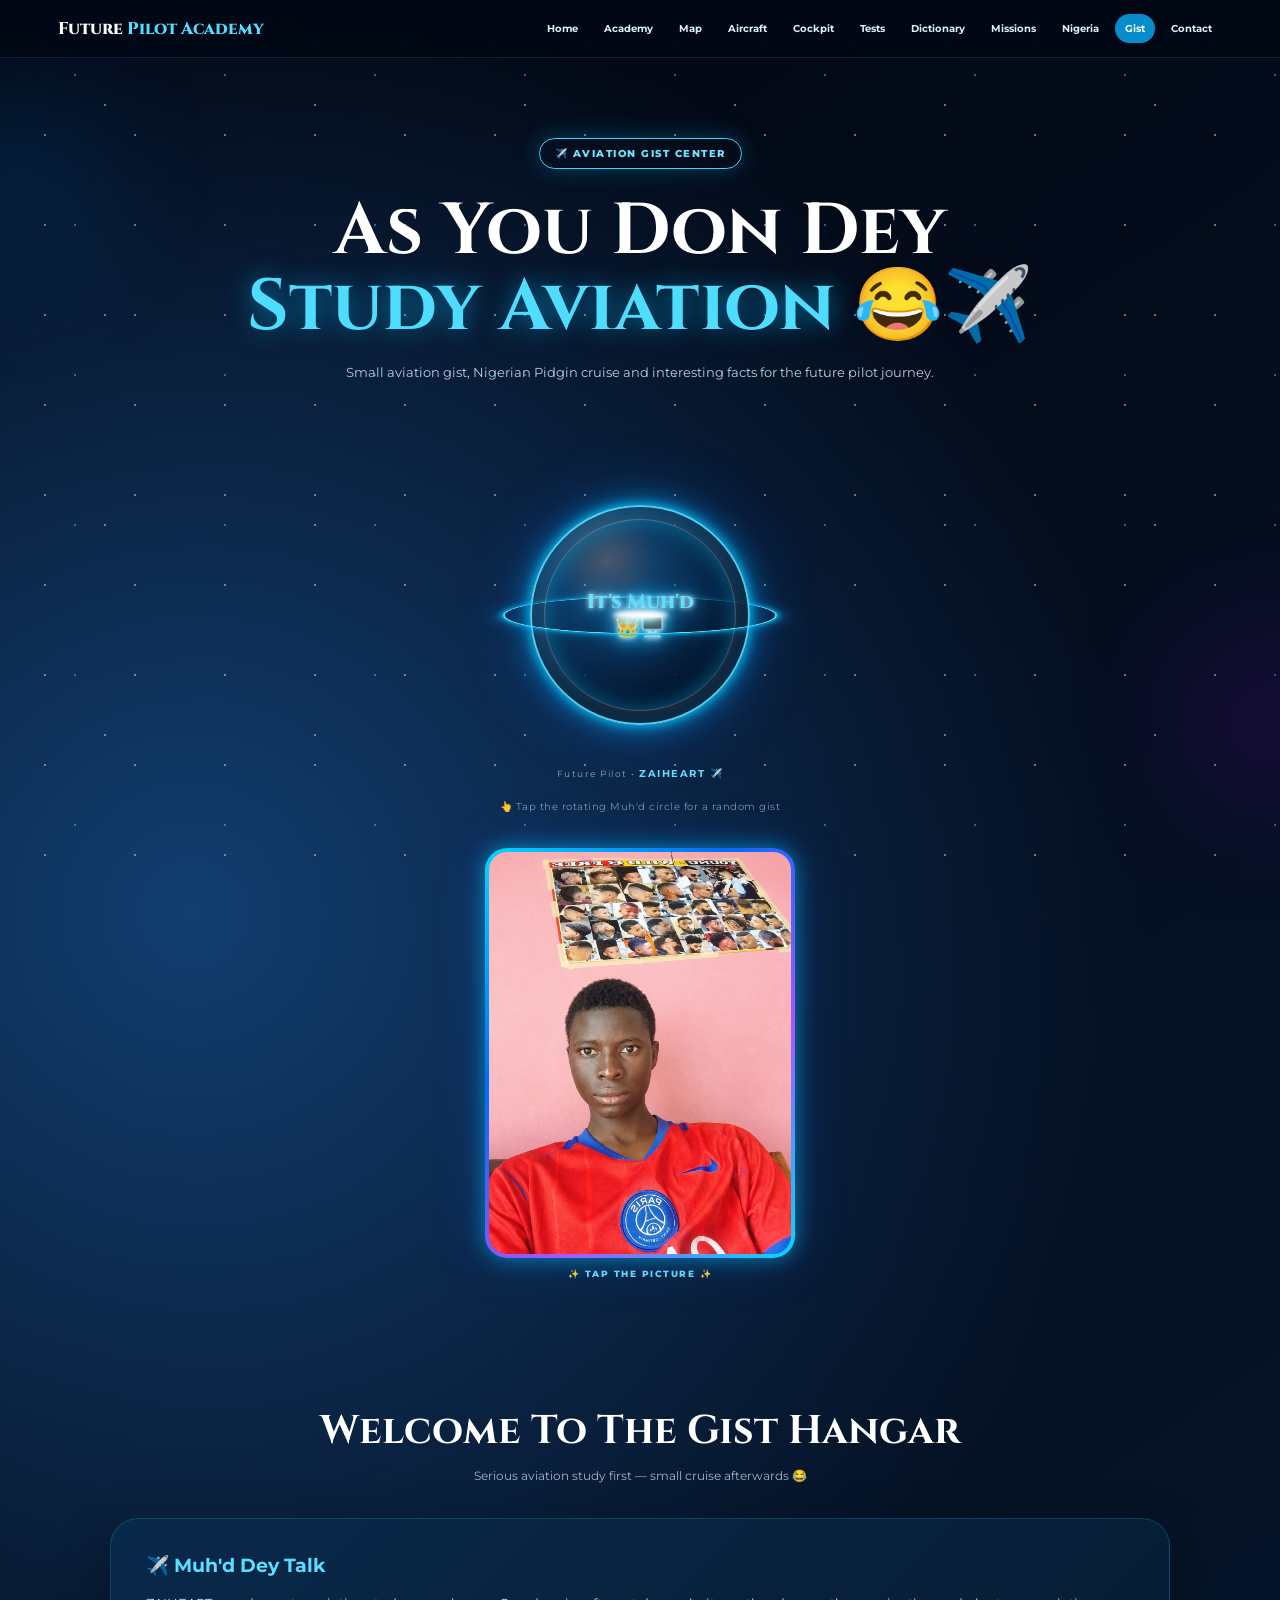
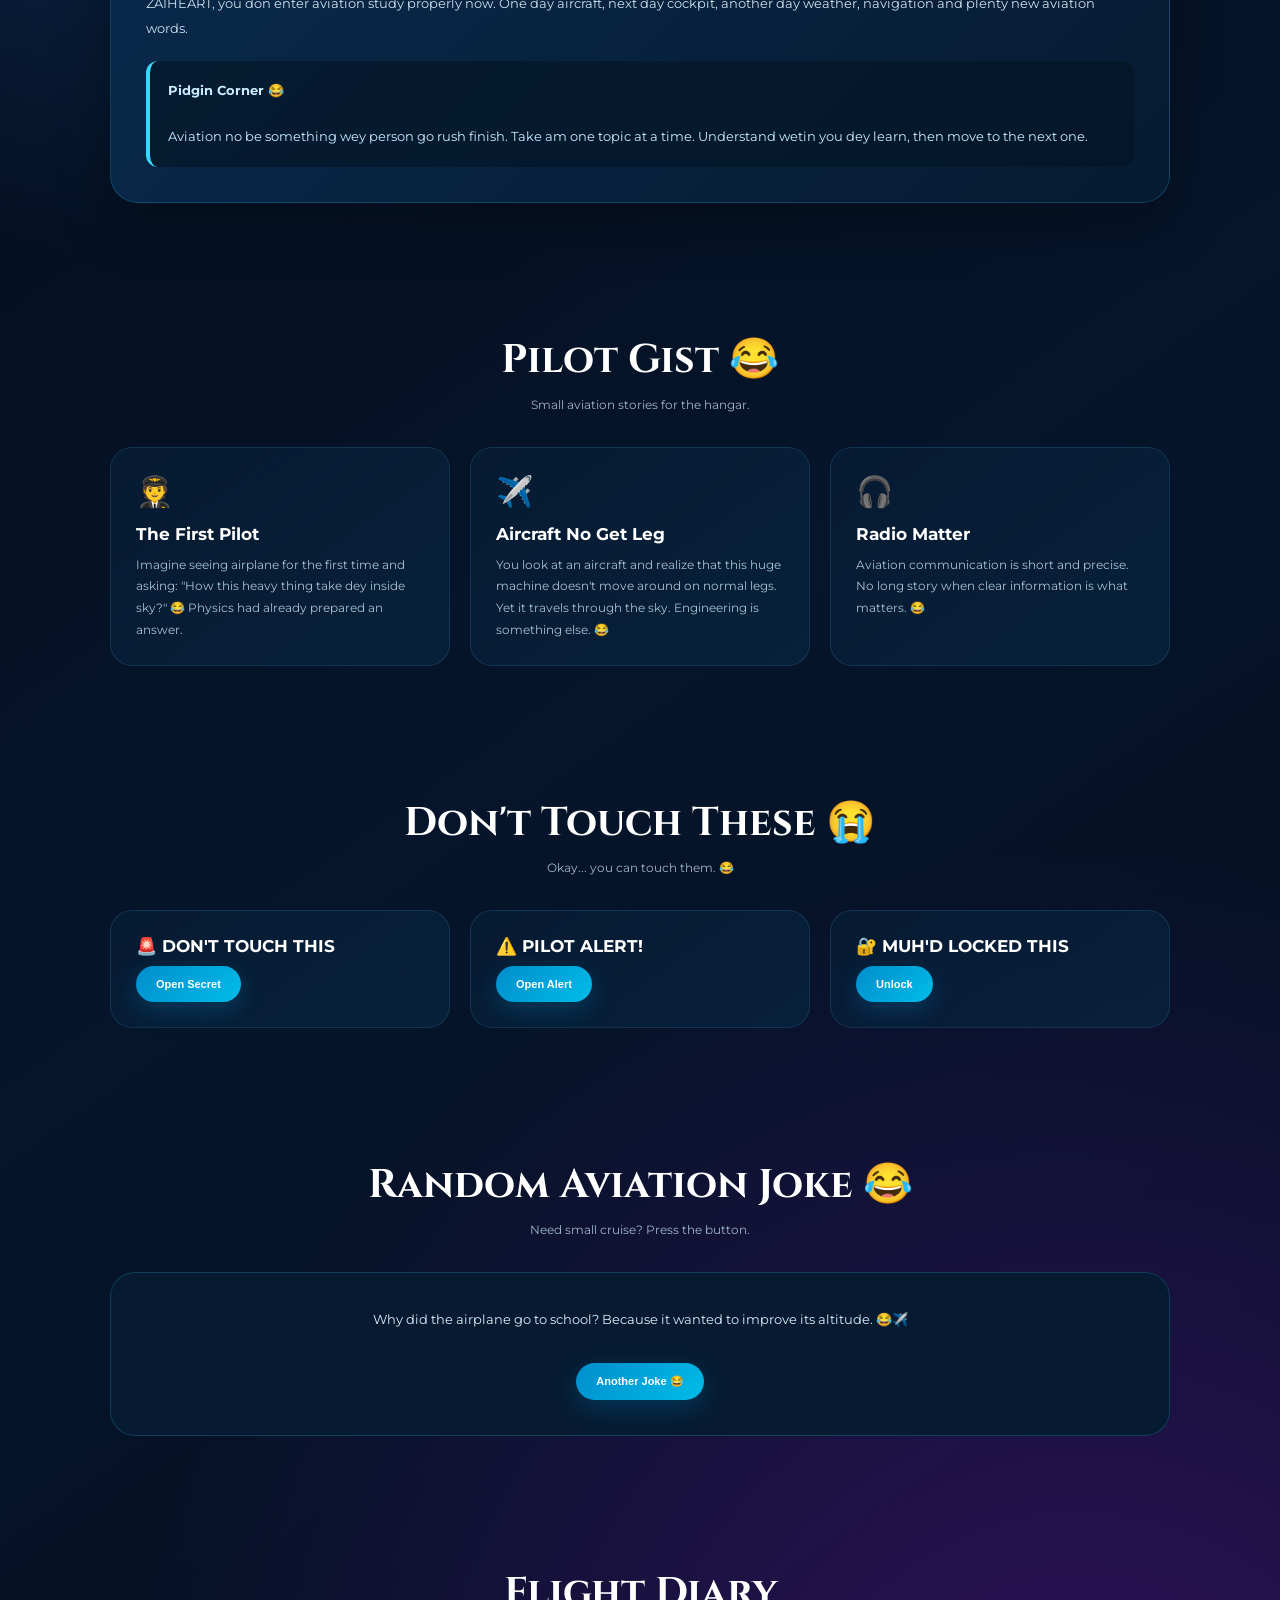
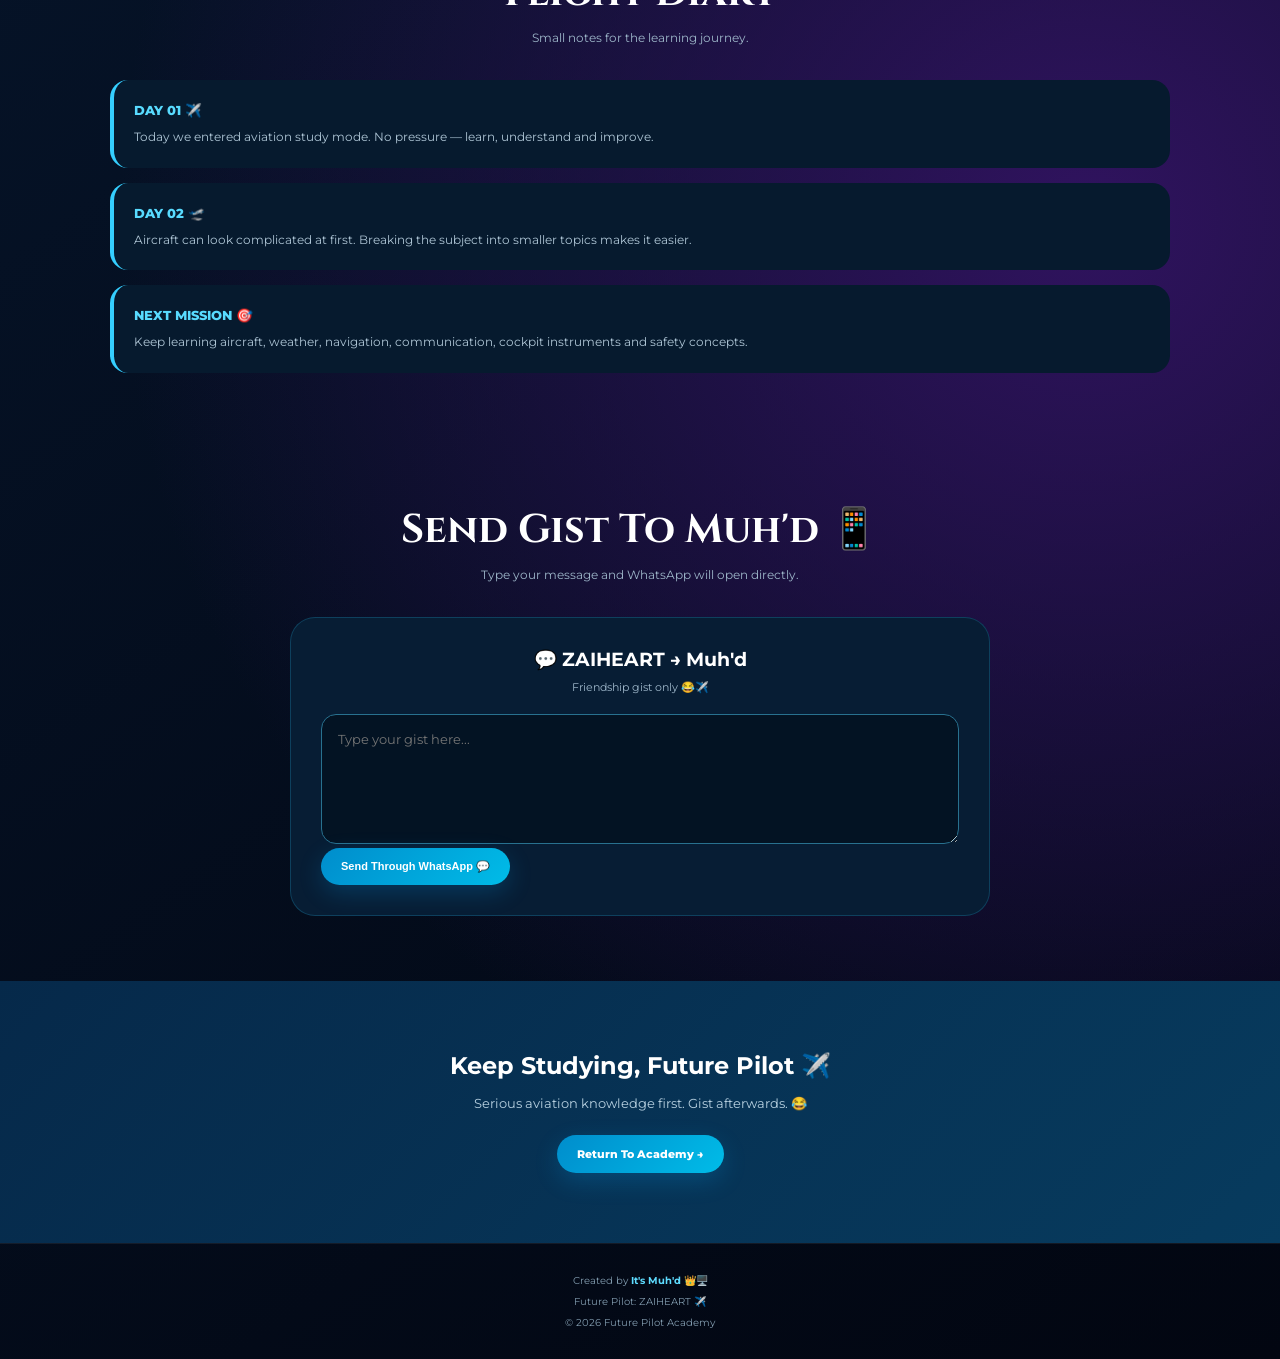
<file: gist.html>
<!DOCTYPE html>
<html lang="en">
<head>
<meta charset="UTF-8">
<meta name="viewport" content="width=device-width,initial-scale=1.0">
<title>Gist ✈️ | Future Pilot Academy</title>

<link href="https://fonts.googleapis.com/css2?family=Cinzel:wght@600;700;800&family=Montserrat:wght@400;500;600;700;800&display=swap" rel="stylesheet">

<style>
*{box-sizing:border-box;margin:0;padding:0}

html{
 scroll-behavior:smooth;
}

body{
 font-family:Montserrat,sans-serif;
 color:#fff;
 min-height:100vh;
 overflow-x:hidden;
 background:
 radial-gradient(circle at 15% 20%,#123e70 0,transparent 25%),
 radial-gradient(circle at 85% 75%,#30135f 0,transparent 27%),
 linear-gradient(145deg,#020611,#06152b 50%,#020611);
}

/* ================= STARS ================= */

.stars{
 position:fixed;
 inset:0;
 z-index:-5;
 pointer-events:none;
 background-image:
 radial-gradient(circle,#fff 1px,transparent 1.5px),
 radial-gradient(circle,#5bdcff 1px,transparent 1.5px),
 radial-gradient(circle,#fff 1px,transparent 1.5px);
 background-size:90px 90px,150px 150px,210px 210px;
 animation:starMove 12s linear infinite;
 opacity:.42;
}

@keyframes starMove{
 from{background-position:0 0,0 0,0 0}
 to{background-position:0 90px,70px 150px,100px 210px}
}

/* ================= LIGHT BLOBS ================= */

.light{
 position:fixed;
 width:180px;
 height:180px;
 border-radius:50%;
 filter:blur(70px);
 opacity:.15;
 z-index:-4;
 pointer-events:none;
 animation:lightMove 9s ease-in-out infinite alternate;
}

.light.one{
 background:#008cff;
 top:10%;
 left:-80px;
}

.light.two{
 background:#b400ff;
 right:-80px;
 bottom:10%;
 animation-delay:2s;
}

@keyframes lightMove{
 to{
  transform:translate(90px,50px) scale(1.25);
 }
}

/* ================= NAV ================= */

nav{
 position:sticky;
 top:0;
 z-index:100;
 background:rgba(2,8,22,.9);
 backdrop-filter:blur(15px);
 border-bottom:1px solid #45cfff22;
}

.nav-inner{
 max-width:1200px;
 margin:auto;
 padding:14px 18px;
 display:flex;
 align-items:center;
 justify-content:space-between;
}

.logo{
 color:#fff;
 text-decoration:none;
 font-family:Cinzel,serif;
 font-weight:800;
 font-size:17px;
}

.logo span{
 color:#55dcff;
}

.menu{
 display:flex;
 gap:6px;
 flex-wrap:wrap;
 justify-content:center;
}

.menu a{
 color:#dcefff;
 text-decoration:none;
 padding:8px 10px;
 border-radius:20px;
 font-size:10px;
 font-weight:700;
 transition:.3s;
}

.menu a:hover,
.menu a.active{
 background:#078dcc;
 color:#fff;
}

.menu-btn{
 display:none;
 background:none;
 border:0;
 color:#fff;
 font-size:25px;
}

/* ================= HERO ================= */

.hero{
 min-height:680px;
 max-width:1100px;
 margin:auto;
 padding:80px 20px 60px;
 display:flex;
 flex-direction:column;
 align-items:center;
 justify-content:center;
 text-align:center;
}

.badge{
 padding:8px 15px;
 border:1px solid #38d5ff;
 border-radius:30px;
 color:#72e3ff;
 font-size:10px;
 font-weight:800;
 letter-spacing:1.5px;
 box-shadow:0 0 25px #00bfff44;
 margin-bottom:25px;
}

.hero h1{
 font-family:Cinzel,serif;
 font-size:clamp(38px,7vw,72px);
 line-height:1.05;
 margin-bottom:16px;
}

.hero h1 span{
 color:#4edcff;
 text-shadow:0 0 25px #00bfff99;
}

.hero>p{
 max-width:680px;
 color:#b8cee0;
 line-height:1.8;
 font-size:13px;
}

/* ================================================= */
/*             ROTATING MUH'D CORE                  */
/* ================================================= */

.name-zone{
 position:relative;
 width:330px;
 height:330px;
 margin:65px auto 15px;
 display:flex;
 align-items:center;
 justify-content:center;
 perspective:1000px;
}

/* MAIN CIRCLE */

.name-orb{
 position:relative;
 width:220px;
 height:220px;
 border-radius:50%;
 display:flex;
 align-items:center;
 justify-content:center;
 cursor:pointer;
 z-index:5;

 background:
 radial-gradient(circle at 35% 25%,
 rgba(255,255,255,.25),
 rgba(20,112,180,.35) 25%,
 rgba(3,20,45,.95) 68%);

 border:2px solid rgba(91,222,255,.9);

 box-shadow:
 0 0 12px #00cfff,
 0 0 30px #00aaffaa,
 0 0 70px #007dff55,
 inset 0 0 30px #42ddff33;

 animation:
  orbRotate 7s linear infinite,
  orbFloat 3.5s ease-in-out infinite alternate;

 transform-style:preserve-3d;
 transition:.35s;
}

/* INNER CIRCLE */

.name-orb:before{
 content:"";
 position:absolute;
 width:190px;
 height:190px;
 border-radius:50%;
 border:1px solid #ffffff44;
 box-shadow:
 inset 0 0 25px #00cfff55,
 0 0 20px #ffffff22;
}

/* SECOND ORBIT */

.name-orb:after{
 content:"";
 position:absolute;
 width:270px;
 height:95px;
 border-radius:50%;
 border:2px solid #56e4ff;
 box-shadow:
 0 0 10px #00d9ff,
 0 0 25px #00aaffaa;
 transform:rotateX(68deg);
 animation:outerOrbit 3.5s linear infinite;
}

/* NAME INSIDE */

.muhd-name{
 position:relative;
 z-index:10;
 font-family:Cinzel,serif;
 font-weight:800;
 font-size:20px;
 line-height:1.3;
 padding:20px;
 color:#fff;
 text-shadow:
 0 0 5px #fff,
 0 0 15px #4ddcff,
 0 0 30px #00aaff;
 animation:nameShine 2.5s ease-in-out infinite alternate;
}

.muhd-name span{
 color:#65e3ff;
}

/* ROTATION */

@keyframes orbRotate{
 from{
  transform:rotateZ(0deg);
 }
 to{
  transform:rotateZ(360deg);
 }
}

@keyframes outerOrbit{
 from{
  transform:rotateX(68deg) rotateZ(0deg);
 }
 to{
  transform:rotateX(68deg) rotateZ(360deg);
 }
}

@keyframes orbFloat{
 from{
  translate:0 0;
 }
 to{
  translate:0 -9px;
 }
}

@keyframes nameShine{
 from{
  text-shadow:
  0 0 5px #fff,
  0 0 12px #4ddcff,
  0 0 22px #00aaff;
 }
 to{
  text-shadow:
  0 0 8px #fff,
  0 0 25px #5eeaff,
  0 0 45px #00bfff;
 }
}

/* MOVING REFLECTION */

.reflection{
 position:absolute;
 width:55px;
 height:8px;
 border-radius:50%;
 background:#fff;
 filter:blur(2px);
 box-shadow:
 0 0 8px #fff,
 0 0 18px #5de5ff,
 0 0 35px #00bfff;
 z-index:8;
 animation:reflectionMove 2.8s linear infinite;
}

@keyframes reflectionMove{
 0%{
  transform:rotate(0deg) translateX(105px) rotate(0deg);
 }
 100%{
  transform:rotate(360deg) translateX(105px) rotate(-360deg);
 }
}

/* SMALL LABEL */

.future-label{
 position:absolute;
 bottom:0;
 left:50%;
 transform:translateX(-50%);
 color:#86a9bf;
 font-size:9px;
 letter-spacing:1.5px;
 white-space:nowrap;
}

.future-label strong{
 color:#68dfff;
 font-size:10px;
}

/* CLICK MESSAGE */

.tap-text{
 margin-top:5px;
 color:#7697aa;
 font-size:10px;
 letter-spacing:.5px;
}


/* ================================================= */
/*              SPECIAL PICTURE                     */
/* ================================================= */

.special-picture-zone{
 position:relative;
 width:min(310px,90%);
 margin:35px auto 0;
 text-align:center;
 transition:.5s ease;
}

.special-picture-wrap{
 position:relative;
 padding:4px;
 border-radius:22px;
 background:linear-gradient(
  135deg,
  #00d9ff,
  #006cff,
  #a855ff,
  #00d9ff
 );
 box-shadow:
  0 0 20px #00cfff88,
  0 0 50px #006cff44;
}

.special-picture{
 display:block;
 width:100%;
 height:auto;
 min-height:200px;
 object-fit:cover;
 border-radius:18px;
 cursor:pointer;
 transition:.3s ease;
}

.special-picture:hover{
 transform:scale(1.02);
}

.special-picture-hint{
 margin-top:10px;
 color:#70ddff;
 font-size:9px;
 font-weight:800;
 letter-spacing:1.5px;
 animation:pictureHint 1.5s ease-in-out infinite alternate;
}

@keyframes pictureHint{
 from{
  opacity:.45;
 }
 to{
  opacity:1;
 }
}

.special-picture-zone.disappearing{
 animation:pictureDisappear .6s ease forwards;
 pointer-events:none;
}

@keyframes pictureDisappear{
 0%{
  opacity:1;
  transform:scale(1) rotate(0deg);
 }
 60%{
  opacity:.7;
  transform:scale(.65) rotate(8deg);
 }
 100%{
  opacity:0;
  transform:scale(.05) rotate(25deg);
 }
}


/* ================================================= */
/*              EXPLOSION GIST SYSTEM               */
/* ================================================= */

.gist-explosion{
 position:fixed;
 left:50%;
 top:50%;
 width:10px;
 height:10px;
 z-index:600;
 pointer-events:none;
 transform:translate(-50%,-50%);
}

.particle{
 position:absolute;
 width:6px;
 height:6px;
 border-radius:50%;
 background:var(--particle-color);
 box-shadow:
 0 0 7px var(--particle-color),
 0 0 15px var(--particle-color),
 0 0 25px var(--particle-color);
 animation:particleBlast 1.1s cubic-bezier(.15,.8,.2,1) forwards;
}

@keyframes particleBlast{
 0%{
  transform:translate(0,0) scale(1);
  opacity:1;
 }
 100%{
  transform:translate(var(--x),var(--y)) scale(.05);
  opacity:0;
 }
}

/* BIG FLASH */

.flash{
 position:fixed;
 left:50%;
 top:50%;
 width:30px;
 height:30px;
 border-radius:50%;
 background:var(--flash-color);
 box-shadow:
 0 0 20px var(--flash-color),
 0 0 60px var(--flash-color),
 0 0 120px var(--flash-color);
 transform:translate(-50%,-50%) scale(.1);
 z-index:590;
 pointer-events:none;
 animation:flashBoom .7s ease-out forwards;
}

@keyframes flashBoom{
 0%{
  opacity:1;
  transform:translate(-50%,-50%) scale(.1);
 }
 45%{
  opacity:.8;
 }
 100%{
  opacity:0;
  transform:translate(-50%,-50%) scale(15);
 }
}

/* ================================================= */
/*                    POPUP                         */
/* ================================================= */

.gist-popup{
 position:fixed;
 left:50%;
 top:50%;
 width:min(90%,520px);
 padding:32px 25px;
 transform:translate(-50%,-50%) scale(.5);
 opacity:0;
 pointer-events:none;
 z-index:700;
 text-align:center;

 border-radius:28px;
 border:1px solid var(--gist-color,#4ddcff);

 background:
 radial-gradient(circle at 50% 0,#16476b,#031426 70%);

 box-shadow:
 0 0 15px var(--gist-color,#4ddcff),
 0 0 50px var(--gist-color,#4ddcff55),
 0 25px 100px #000b;

 transition:.35s;
}

.gist-popup.show{
 opacity:1;
 transform:translate(-50%,-50%) scale(1);
}

.gist-popup .plane{
 font-size:40px;
 margin-bottom:8px;
 animation:planeFloat 1s ease-in-out infinite alternate;
}

@keyframes planeFloat{
 to{
  transform:translateX(8px) rotate(-4deg);
 }
}

.gist-popup h3{
 color:var(--gist-color,#65ddff);
 margin-bottom:13px;
 font-size:18px;
}

.gist-popup p{
 color:#d5eaf4;
 line-height:1.8;
 font-size:13px;
}

.count{
 margin-top:17px;
 color:#7fdfff;
 font-size:10px;
}

/* ================= CONTENT ================= */

section{
 max-width:1100px;
 margin:auto;
 padding:65px 20px;
}

.section-title{
 text-align:center;
 margin-bottom:35px;
}

.section-title h2{
 font-family:Cinzel,serif;
 font-size:clamp(25px,5vw,40px);
 margin-bottom:10px;
}

.section-title p{
 color:#9db6c9;
 font-size:12px;
}

.gist-box{
 padding:35px;
 border-radius:28px;
 background:linear-gradient(135deg,#09294b,#061b31);
 border:1px solid #2dcfff33;
 box-shadow:0 20px 55px #0005;
}

.gist-box h3{
 color:#5bdfff;
 margin-bottom:14px;
}

.gist-box p{
 color:#cee1ed;
 line-height:1.9;
 font-size:13px;
}

.pidgin{
 margin-top:20px;
 padding:18px;
 border-left:4px solid #38d7ff;
 background:#031526aa;
 border-radius:12px;
 color:#cbeeff;
 line-height:1.8;
 font-size:13px;
}

/* ================= CARDS ================= */

.card-grid{
 display:grid;
 grid-template-columns:repeat(3,1fr);
 gap:20px;
}

.card{
 padding:25px;
 border-radius:22px;
 background:linear-gradient(145deg,#071c34dd,#082a4599);
 border:1px solid #5bcfff22;
 transition:.3s;
}

.card:hover{
 transform:translateY(-7px);
 border-color:#39d5ff;
 box-shadow:0 15px 40px #0008;
}

.icon{
 font-size:30px;
 margin-bottom:14px;
}

.card h3{
 margin-bottom:10px;
 font-size:17px;
}

.card p{
 color:#a9c1d2;
 font-size:12px;
 line-height:1.8;
}

/* ================= BUTTON ================= */

button,
.btn{
 display:inline-block;
 border:0;
 cursor:pointer;
 text-decoration:none;
 color:#fff;
 background:linear-gradient(135deg,#008dcc,#00bce8);
 padding:12px 20px;
 border-radius:25px;
 font-weight:800;
 font-size:11px;
 box-shadow:0 8px 25px #00aaff33;
 transition:.3s;
}

button:hover,
.btn:hover{
 transform:translateY(-3px);
 box-shadow:0 12px 30px #00cfff66;
}

/* ================= SECRET ================= */

.secret{
 display:none;
 margin-top:18px;
 padding:18px;
 border-radius:17px;
 border:1px dashed #39d8ff;
 background:#031423;
 color:#cce7f3;
 font-size:12px;
 line-height:1.8;
}

.secret.show{
 display:block;
 animation:appear .4s ease;
}

@keyframes appear{
 from{
  opacity:0;
  transform:translateY(10px);
 }
 to{
  opacity:1;
  transform:translateY(0);
 }
}

/* ================= JOKE ================= */

.joke{
 text-align:center;
 padding:35px;
 border-radius:25px;
 background:#061b31;
 border:1px solid #2ccfff33;
}

#jokeText{
 min-height:55px;
 color:#d7edf7;
 line-height:1.8;
 font-size:13px;
}

/* ================= DIARY ================= */

.diary{
 display:grid;
 gap:15px;
}

.entry{
 padding:20px;
 border-radius:18px;
 background:#061a2e;
 border-left:4px solid #35cfff;
}

.entry small{
 color:#58dbff;
 font-weight:800;
}

.entry p{
 margin-top:7px;
 color:#aec5d5;
 font-size:12px;
 line-height:1.8;
}

/* ================= WHATSAPP ================= */

.chat{
 max-width:700px;
 margin:auto;
 padding:30px;
 border-radius:25px;
 background:#071d34;
 border:1px solid #2acbff33;
}

.chat h3{
 text-align:center;
 margin-bottom:9px;
}

.chat p{
 text-align:center;
 color:#9db6c9;
 font-size:11px;
}

textarea{
 width:100%;
 min-height:130px;
 margin-top:20px;
 padding:16px;
 resize:vertical;
 outline:0;
 border-radius:15px;
 border:1px solid #28718f;
 background:#031323;
 color:#fff;
 font-family:inherit;
 font-size:13px;
}

textarea:focus{
 border-color:#45d8ff;
}

/* ================= CTA ================= */

.cta{
 text-align:center;
 padding:70px 20px;
 background:linear-gradient(135deg,#06294a,#073b5e);
}

.cta p{
 max-width:600px;
 margin:12px auto 20px;
 color:#b7d0e0;
 font-size:13px;
 line-height:1.8;
}

/* ================= FOOTER ================= */

footer{
 padding:30px 20px;
 text-align:center;
 border-top:1px solid #ffffff12;
 color:#819bae;
 font-size:10px;
}

footer strong{
 color:#5edcff;
}

/* ================= TOAST ================= */

.toast{
 position:fixed;
 left:50%;
 bottom:25px;
 z-index:900;
 padding:13px 20px;
 border-radius:25px;
 background:#062c45;
 border:1px solid #3ad7ff;
 color:#fff;
 font-size:11px;
 opacity:0;
 pointer-events:none;
 transform:translate(-50%,25px);
 transition:.3s;
}

.toast.show{
 opacity:1;
 transform:translate(-50%,0);
}

/* ================= MOBILE ================= */

@media(max-width:850px){

 .menu{
  display:none;
  position:absolute;
  top:65px;
  left:10px;
  right:10px;
  padding:12px;
  background:#041326f7;
  border:1px solid #205978;
  border-radius:18px;
 }

 .menu.open{
  display:flex;
 }

 .menu a{
  width:100%;
  text-align:center;
 }

 .menu-btn{
  display:block;
 }

 .card-grid{
  grid-template-columns:1fr;
 }

 .hero{
  min-height:620px;
  padding-top:65px;
 }

}

@media(max-width:480px){

 .logo{
  font-size:14px;
 }

 .name-zone{
  width:300px;
  height:310px;
 }

 .name-orb{
  width:200px;
  height:200px;
 }

 .name-orb:before{
  width:175px;
  height:175px;
 }

 .name-orb:after{
  width:245px;
 }

 .muhd-name{
  font-size:17px;
 }

 .gist-box,
 .chat{
  padding:22px;
 }

 .special-picture-zone{
  width:min(285px,90%);
 }

}

/* REDUCE MOTION */

@media(prefers-reduced-motion:reduce){

 *,
 *:before,
 *:after{
  animation-duration:.001ms!important;
  animation-iteration-count:1!important;
  scroll-behavior:auto!important;
 }

}
</style>
</head>

<body>

<div class="stars"></div>
<div class="light one"></div>
<div class="light two"></div>


<!-- ================= NAV ================= -->

<nav>

<div class="nav-inner">

<a class="logo" href="index.html">
Future <span>Pilot Academy</span>
</a>

<button class="menu-btn" id="menuBtn">☰</button>

<div class="menu" id="menu">

<a href="index.html">Home</a>
<a href="academy.html">Academy</a>
<a href="map.html">Map</a>
<a href="aircraft.html">Aircraft</a>
<a href="cockpit.html">Cockpit</a>
<a href="tests.html">Tests</a>
<a href="dictionary.html">Dictionary</a>
<a href="missions.html">Missions</a>
<a href="nigeria.html">Nigeria</a>
<a href="gist.html" class="active">Gist</a>
<a href="contact.html">Contact</a>

</div>

</div>

</nav>


<!-- ================= HERO ================= -->

<header class="hero">

<div class="badge">
✈️ AVIATION GIST CENTER
</div>

<h1>
As You Don Dey<br>
<span>Study Aviation</span> 😂✈️
</h1>

<p>
Small aviation gist, Nigerian Pidgin cruise and interesting
facts for the future pilot journey.
</p>


<!-- ================= MUH'D ROTATING CORE ================= -->

<div class="name-zone" id="nameZone">

<div class="name-orb" id="nameOrb">

<div class="muhd-name">
<span>It's Muh'd</span><br>
👑🖥️
</div>

</div>

<div class="reflection"></div>

<div class="future-label">
Future Pilot • <strong>ZAIHEART ✈️</strong>
</div>

</div>


<div class="tap-text">
👆 Tap the rotating Muh'd circle for a random gist
</div>


<!-- ================= SPECIAL PICTURE ================= -->

<div class="special-picture-zone" id="specialPictureZone">

<div class="special-picture-wrap">

<img
 src="my picture.jpg"
 alt="Special picture"
 class="special-picture"
 id="specialPicture"
>

</div>

<div class="special-picture-hint">
✨ TAP THE PICTURE ✨
</div>

</div>

</header>


<!-- ================= WELCOME ================= -->

<section>

<div class="section-title">

<h2>Welcome To The Gist Hangar</h2>

<p>
Serious aviation study first — small cruise afterwards 😂
</p>

</div>


<div class="gist-box">

<h3>✈️ Muh'd Dey Talk</h3>

<p>
ZAIHEART, you don enter aviation study properly now.
One day aircraft, next day cockpit, another day weather,
navigation and plenty new aviation words.
</p>

<div class="pidgin">

<strong>Pidgin Corner 😂</strong><br><br>

Aviation no be something wey person go rush finish.
Take am one topic at a time. Understand wetin you dey learn,
then move to the next one.

</div>

</div>

</section>


<!-- ================= STORIES ================= -->

<section>

<div class="section-title">

<h2>Pilot Gist 😂</h2>

<p>Small aviation stories for the hangar.</p>

</div>


<div class="card-grid">

<div class="card">

<div class="icon">🧑‍✈️</div>

<h3>The First Pilot</h3>

<p>
Imagine seeing airplane for the first time and asking:
"How this heavy thing take dey inside sky?" 😂
Physics had already prepared an answer.
</p>

</div>


<div class="card">

<div class="icon">✈️</div>

<h3>Aircraft No Get Leg</h3>

<p>
You look at an aircraft and realize that this huge machine
doesn't move around on normal legs. Yet it travels through
the sky. Engineering is something else. 😂
</p>

</div>


<div class="card">

<div class="icon">🎧</div>

<h3>Radio Matter</h3>

<p>
Aviation communication is short and precise.
No long story when clear information is what matters. 😂
</p>

</div>

</div>

</section>


<!-- ================= SECRET ================= -->

<section>

<div class="section-title">

<h2>Don't Touch These 😭</h2>

<p>
Okay... you can touch them. 😂
</p>

</div>


<div class="card-grid">


<div class="card">

<h3>🚨 DON'T TOUCH THIS</h3>

<button onclick="reveal('secret1',this)">
Open Secret
</button>

<div class="secret" id="secret1">

Aviation students can spend plenty time learning
things that look simple from outside but are actually deep.
Patience matters.

</div>

</div>


<div class="card">

<h3>⚠️ PILOT ALERT!</h3>

<button onclick="reveal('secret2',this)">
Open Alert
</button>

<div class="secret" id="secret2">

Pilot learning doesn't stop after one lesson.
Knowledge grows continuously through proper education,
training and experience.

</div>

</div>


<div class="card">

<h3>🔐 MUH'D LOCKED THIS</h3>

<button onclick="reveal('secret3',this)">
Unlock
</button>

<div class="secret" id="secret3">

Secret unlocked 😂✈️<br><br>

Muh'd officially confirms that serious aviation study
and small Pidgin cruise can exist together.

</div>

</div>


</div>

</section>


<!-- ================= JOKE ================= -->

<section>

<div class="section-title">

<h2>Random Aviation Joke 😂</h2>

<p>Need small cruise? Press the button.</p>

</div>


<div class="joke">

<div id="jokeText">
Why did the airplane go to school?
Because it wanted to improve its altitude. 😂✈️
</div>

<button onclick="newJoke()">
Another Joke 😂
</button>

</div>

</section>


<!-- ================= DIARY ================= -->

<section>

<div class="section-title">

<h2>Flight Diary</h2>

<p>Small notes for the learning journey.</p>

</div>


<div class="diary">

<div class="entry">

<small>DAY 01 ✈️</small>

<p>
Today we entered aviation study mode.
No pressure — learn, understand and improve.
</p>

</div>


<div class="entry">

<small>DAY 02 🛫</small>

<p>
Aircraft can look complicated at first.
Breaking the subject into smaller topics makes it easier.
</p>

</div>


<div class="entry">

<small>NEXT MISSION 🎯</small>

<p>
Keep learning aircraft, weather, navigation,
communication, cockpit instruments and safety concepts.
</p>

</div>

</div>

</section>


<!-- ================= WHATSAPP ================= -->

<section>

<div class="section-title">

<h2>Send Gist To Muh'd 📱</h2>

<p>
Type your message and WhatsApp will open directly.
</p>

</div>


<div class="chat">

<h3>💬 ZAIHEART → Muh'd</h3>

<p>
Friendship gist only 😂✈️
</p>

<textarea
id="message"
placeholder="Type your gist here..."
></textarea>

<button onclick="sendWhatsApp()">
Send Through WhatsApp 💬
</button>

</div>

</section>


<!-- ================= CTA ================= -->

<div class="cta">

<h2>
Keep Studying, Future Pilot ✈️
</h2>

<p>
Serious aviation knowledge first.
Gist afterwards. 😂
</p>

<a href="academy.html" class="btn">
Return To Academy →
</a>

</div>


<!-- ================= FOOTER ================= -->

<footer>

<div>
Created by <strong>It's Muh'd 👑🖥️</strong>
</div>

<div style="margin-top:8px">
Future Pilot: ZAIHEART ✈️
</div>

<div style="margin-top:8px">
© <span id="year"></span> Future Pilot Academy
</div>

</footer>


<!-- ================= GIST POPUP ================= -->

<div class="gist-popup" id="gistPopup">

<div class="plane">
✈️
</div>

<h3>
Muh'd's Random Gist 😂
</h3>

<p id="gistText"></p>

<div class="count">
Disappearing in <span id="countdown">5</span>s...
</div>

</div>


<div class="toast" id="toast"></div>


<script>

/* =========================================
   MENU
========================================= */

const menuBtn=document.getElementById("menuBtn");
const menu=document.getElementById("menu");

menuBtn.addEventListener("click",()=>{
 menu.classList.toggle("open");
});


/* =========================================
   YEAR
========================================= */

document.getElementById("year").textContent=
new Date().getFullYear();


/* =========================================
   SPECIAL PICTURE
   CLICK = DISAPPEAR
   REFRESH = STAYS HIDDEN
========================================= */

const specialPicture=
document.getElementById("specialPicture");

const specialPictureZone=
document.getElementById("specialPictureZone");

const specialPictureKey=
"futurePilotAcademy_specialPictureDismissed_v1";

if(specialPicture && specialPictureZone){

 const pictureDismissed=
  localStorage.getItem(
   specialPictureKey
  )==="true";

 if(pictureDismissed){

  specialPictureZone.style.display="none";

 }else{

  specialPicture.addEventListener("click",()=>{

   specialPictureZone.classList.add(
    "disappearing"
   );

   try{

    localStorage.setItem(
     specialPictureKey,
     "true"
    );

   }catch(error){

    console.warn(
     "Could not save picture state:",
     error
    );

   }

   /* PICTURE EXPLOSION */

   explode();

   setTimeout(()=>{

    specialPictureZone.style.display=
     "none";

   },600);

  });

 }

}


/* =========================================
   SECRET BUTTONS
========================================= */

function reveal(id,button){

 const box=document.getElementById(id);

 box.classList.toggle("show");

 button.textContent=
 box.classList.contains("show")
 ?"Hide Secret"
 :"Open Secret";

}


/* =========================================
   JOKES
========================================= */

const jokes=[

"Why did the airplane go to school? Because it wanted to improve its altitude. 😂✈️",

"Pilot: We are flying smoothly. Passenger: Thank God. My stomach didn't know that. 😂",

"Why don't airplanes gossip? Because they always keep things in the air. 😂",

"Aircraft said: 'I need space.' Pilot said: 'Bro, we are already in the sky.' 😂",

"Why was the airplane calm? Because it knew how to stay above the situation. 😂",

"Student pilot: 'I understand.' Aviation: 'You sure?' 😂",

"Plane: 'Let's go.' Gravity: 'Come back here.' 😂",

"Why does aviation have so many abbreviations? Because pilots don't have time to type essays. 😂"

];

function newJoke(){

 const joke=
 jokes[Math.floor(Math.random()*jokes.length)];

 document.getElementById("jokeText")
 .textContent=joke;

}


/* =========================================
   GISTS
========================================= */

const gists=[

"Imagine airplane dey fly peacefully and somebody for ground dey ask, 'Who dey hold am?' 😂",

"Pilot study no be only about flying. Plenty things dey happen before aircraft even leaves ground. ✈️",

"One day you go look aircraft and say, 'So this giant machine really dey stay inside sky?' Physics go just smile. 😂",

"Some aviation words sound like secret government codes until you learn their meanings. 😂",

"Aircraft dey fly because several forces dey work together. No be magic, na science. ✈️",

"Pilot dey check plenty things because 'I think everything dey okay' no be aviation procedure. 😂",

"Imagine telling somebody 100 years ago say people go dey cross countries inside metal tube through sky. 😂",

"Weather can change aviation plans. Sky fit look innocent but aviation people still dey respect it. 🌦️",

"Aircraft engines may look complicated, but every major system has a purpose. ✈️",

"One aviation lesson fit start with 'what is lift?' and somehow end with 20 more questions. 😂",

"Pilot dey learn discipline because aircraft no understand 'I forgot.' 😂",

"Airport looks busy because aviation is basically many systems working together at once. ✈️",

"Future pilot today: 'I just want to fly.' Aviation tomorrow: 'First, learn this entire vocabulary.' 😂",

"Sometimes the hardest part of studying aviation is remembering all the abbreviations. 😂",

"Aircraft don't just go up because they feel like it. Aerodynamics has serious business to do. ✈️",

"Pilot headset on. Serious face activated. 😂🎧",

"Imagine explaining to somebody that the plane is moving forward because of thrust while air is doing serious work around the wings. 😂",

"Navigation is basically aviation's way of asking: 'Where are we, and where are we going?' ✈️",

"Safety in aviation isn't one topic. It's a mindset that appears everywhere. 🛡️",

"One thing about aviation: small details can matter a lot. ✈️",

"Pilot training requires learning, practice, discipline and patience. No shortcut. 😂",

"Aircraft systems have names that can make a beginner feel like they entered engineering class by mistake. 😂",

"Airplane: 300 passengers. Pilot: 'Everybody calm down.' Me: 'Sir, I was already calm.' 😂",

"Why did the airplane go to school? Because it wanted to improve its altitude. 😂",

"Imagine being the first person to see a modern jet. Your brain would probably need an update. 😂",

"If aviation starts confusing you, break the topic into smaller pieces. Na so knowledge dey enter. ✈️",

"Some aircraft are designed mainly for training, some for transport, some for business and others for special missions. ✈️",

"Pilot knowledge isn't just cockpit knowledge. Weather, aircraft, navigation, communication and safety all matter. 🧠",

"One aviation dictionary can become your best friend when every sentence introduces another new word. 😂",

"Airports have codes. Aircraft have types. Aviation has abbreviations. Basically, aviation loves short names. 😂",

"Sometimes the easiest way to understand aviation is to ask simple questions without fear. ✈️",

"Your future pilot journey no need rush. Understand today before jumping to tomorrow. 🛫",

"One thing aviation will teach you: preparation matters. 😂",

"Plane don't have wings for decoration. Aerodynamics is doing serious work there. ✈️",

"Pilot looking at instruments: serious. Pilot looking at gist: also serious. 😂",

"Some aviation concepts sound difficult until someone explains them with everyday examples. That's why gist helps. 😂",

"Flying involves science, technology, human factors and decision-making. ✈️",

"Future pilot energy: learn first, panic later. 😂",

"Imagine saying 'I want to become a pilot' and aviation replying with a whole syllabus. 😂",

"Aircraft don't fly by vibes. They fly through engineering and aerodynamics. ✈️",

"Pilot life requires continuous learning because aviation keeps evolving. 🧠",

"Sometimes the aircraft isn't the hardest thing. Understanding all the information around it can be. 😂",

"Every aircraft has a story behind its design. ✈️",

"Commercial aircraft are basically flying transportation systems with thousands of engineering details. 😂",

"Training aircraft help students understand aviation fundamentals in a structured environment. ✈️",

"Helicopters prove that aviation can take a completely different approach to flight. 🚁",

"Business jets said: 'Let's travel fast, but make it comfortable.' 😂",

"Airliners said: 'We have passengers to carry.' ✈️",

"Every pilot started somewhere. Nobody was born knowing aviation terminology. 🧠",

"Don't be afraid of difficult aviation topics. Difficult today can become normal tomorrow. ✈️",

"Learning one aviation concept every day can build serious knowledge over time.",

"Pilot dictionary today: one word. Tomorrow: five words. Next week: 'Why are there so many?' 😂",

"Aircraft maintenance and inspection are important parts of aviation safety. 🛠️",

"An airplane can look peaceful outside while hundreds of systems work behind the scenes. ✈️",

"Modern aviation is basically engineering saying, 'Let's make this possible.' 😂",

"Some people see clouds. Aviation students start thinking about weather. 😂☁️",

"Once you start studying aviation, normal airport announcements suddenly become interesting. 😂",

"Pilot: 'Check.' Aviation student: 'Check what?' Pilot: 'Everything.' 😂",

"Good aviation learning is about understanding, not just memorizing. 🧠",

"One day you may look at an aircraft and understand things you once didn't. ✈️",

"Aviation is full of systems that depend on each other. That's why pilots learn broadly. 🛫",

"Pilot training can feel like many subjects joining one big story. 😂",

"Aircraft performance depends on several factors. Aviation no dey use one answer for everything. ✈️",

"Weather is one of those things aviation never ignores. 🌦️",

"Navigation helps pilots understand position, direction and route concepts. 🧭",

"Communication in aviation values clarity. No long story when precise information matters. 😂",

"Airports are more than runways. They are entire transportation environments. ✈️",

"Runway, taxiway, terminal, apron... aviation vocabulary no wan finish. 😂",

"Pilot student after learning 50 aviation words: 'Okay, give me exam.' 😂",

"Cockpit looks like plenty buttons until you start learning what each instrument is for. 🎛️",

"Knowledge turns a confusing cockpit into something you can understand step by step. ✈️",

"Don't rush to know everything at once. Aviation is a long learning journey. 🧠",

"Every new aviation word you learn removes one small piece of confusion. ✈️",

"Pilot mindset: observe, understand, prepare. 🛫",

"Aircraft design is a beautiful combination of engineering and physics. ✈️",

"Some aircraft are built for efficiency, others for speed, range, training or special missions.",

"Helicopters can operate differently from airplanes because their flight mechanics are different. 🚁",

"Jets can travel at high speeds because their propulsion and aerodynamic designs are built for it. ✈️",

"Training aircraft may look simple, but they are important learning platforms.",

"Future pilot rule: if you don't understand a word, look it up. 😂",

"Nobody loses points for asking a good aviation question. 🧠",

"One question can open an entire aviation topic. ✈️",

"Imagine aviation without weather information. Exactly. That's why weather knowledge matters. 🌦️",

"Pilot communication sounds formal because clarity is important. 🎧",

"Some aviation terms are confusing until you hear them in a real context. 😂",

"Studying aircraft is basically meeting different personalities made of metal. 😂✈️",

"Every aircraft category has its own characteristics and purposes.",

"An aircraft's shape tells you plenty about what engineers wanted it to do. ✈️",

"Airplane wings are not just flat pieces attached to the body. Aerodynamics is happening there.",

"Engines provide propulsion, while wings generate aerodynamic lift. Different jobs, same aircraft. ✈️",

"Gravity never takes a day off, so aircraft engineering has to take it seriously. 😂",

"Flight is a balance of forces and controlled motion. 🛫",

"Pilot training involves both knowledge and practical development under proper instruction.",

"Online aviation learning is useful for knowledge, but it cannot replace certified practical flight training. ✈️",

"One day you may explain aviation to someone who thinks airplanes simply jump into the sky. 😂",

"Aircraft have limits because physics and engineering have limits. 🧠",

"Safety margins exist because aviation takes risk seriously. 🛡️",

"Pilot decision-making is an important part of aviation education.",

"Sometimes the smartest aviation decision is knowing when not to continue. 🛡️",

"Preparation can make difficult situations easier to understand.",

"Good pilots keep learning. ✈️",

"Aviation technology changes, but the importance of discipline remains.",

"Pilot training is not a race. Understanding matters more than rushing. 🧠",

"Future pilot today, aviation expert tomorrow — one lesson at a time. ✈️",

"Some aircraft have two engines, some four, some one. Design depends on purpose.",

"Commercial aviation moves huge numbers of people around the world every day. ✈️",

"Aircraft registration numbers identify individual aircraft.",

"Airports use standardized codes to make identification easier.",

"Runways have markings that communicate important information. ✈️",

"Taxiways help aircraft move around an airport between different areas.",

"Control towers are part of a larger aviation communication and traffic system.",

"Air traffic controllers and pilots depend on clear communication. 🎧",

"Flight plans help organize intended flights and routes.",

"Navigation technology has evolved enormously throughout aviation history. 🧭",

"Modern pilots have access to advanced electronic systems, but understanding fundamentals still matters.",

"Sometimes technology makes aviation easier, but knowledge remains important. ✈️",

"Instrument panels are designed to provide information pilots need.",

"Altimeter gives altitude information. Airspeed indicator gives airspeed information. Different instruments, different jobs. 😂",

"Learning cockpit instruments can make the cockpit look less mysterious.",

"Artificial horizon is a common term associated with the attitude indicator.",

"Vertical speed information helps describe climb or descent trends.",

"Heading information helps with understanding direction.",

"Turn coordination is part of basic flight-instrument knowledge.",

"Aviation is basically one giant teamwork project. ✈️",

"Pilots, engineers, controllers, dispatchers, mechanics and many others contribute to aviation.",

"Nobody runs aviation alone. 😂",

"Airports have people doing important jobs far beyond what passengers see.",

"Ground staff are part of the aviation ecosystem too.",

"Cabin crew have important safety responsibilities as well as passenger service roles.",

"Aircraft engineers help keep aircraft technically safe and serviceable.",

"Maintenance personnel play a major role in aviation safety. 🛠️",

"Weather forecasters support aviation by providing meteorological information.",

"Airport operations involve many coordinated activities.",

"Safety investigators study accidents and incidents to improve future safety.",

"Regulators create and enforce aviation standards.",

"Nigeria has its own aviation organizations and airports worth learning about. 🇳🇬✈️",

"Nigerian aviation has many different professional career paths.",

"Knowing your country's aviation system can help a future pilot understand the bigger picture.",

"Pilot, engineer, controller, dispatcher, meteorologist — aviation has many careers. ✈️",

"Don't think aviation means only cockpit. The industry is much bigger.",

"Future pilot should understand both the aircraft and the aviation environment.",

"One day the airport may feel less mysterious because you understand the systems around it.",

"Aviation knowledge can make watching an aircraft take off much more interesting. 😂",

"Once you understand lift, thrust, drag and weight, airplane movement starts making more sense.",

"Four forces. One aircraft. Plenty physics. 😂✈️",

"Lift works against weight. Thrust works against drag. Basic aviation physics in one gist.",

"Every flight begins with preparation before the aircraft moves.",

"Before aviation becomes exciting, it first becomes educational. 🧠",

"Learning aviation is like building a staircase. One concept leads to another.",

"Don't compare your learning speed with somebody else's. Keep progressing.",

"Small improvement every day can become serious knowledge.",

"Future pilot notebook: write it down. Brain: don't trust yourself to remember everything. 😂",

"Revision is one of the underrated superpowers of studying.",

"Quiz today, better understanding tomorrow. ✈️",

"Some questions look easy until the options start confusing you. 😂",

"Never fear an aviation test. Use it to discover what you don't yet understand.",

"Every wrong answer can point toward a topic worth revisiting.",

"Pilot knowledge grows through study, practice and feedback.",

"Professional aviation requires responsibility. 🛡️",

"Flying isn't just about going high. It's about doing things correctly and safely.",

"Altitude sounds exciting, but aviation education teaches you to respect every part of flight.",

"Aircraft speed is only one part of performance.",

"Range, endurance, weight, weather and many other factors can affect aircraft performance.",

"Aircraft design always involves trade-offs.",

"More speed doesn't automatically mean better for every mission. ✈️",

"Different aircraft are built for different jobs.",

"A Cessna and an Airbus can both fly, but they were designed for very different purposes. 😂",

"Helicopter and airplane are both aircraft, but their flight characteristics differ.",

"Learning aircraft categories helps organize aviation knowledge.",

"Training aircraft are important because students need appropriate learning environments.",

"Commercial aircraft carry passengers and cargo.",

"Business jets focus on private or corporate transportation needs.",

"Utility aircraft can serve specialized purposes.",

"Aircraft identification can become a fun hobby for aviation students. ✈️",

"One day you may see an aircraft and immediately recognize the type. 😂",

"Airport spotting becomes more interesting when you know what you're looking at.",

"Pilot study can turn an ordinary sky into an educational classroom.",

"Clouds can make aviation students suddenly become weather students. 😂☁️",

"Wind direction matters to aviation, which is why weather information is important.",

"Visibility matters in aviation operations.",

"Thunderstorms are treated seriously in aviation because weather can affect safety.",

"Weather isn't just rain. Aviation meteorology covers many atmospheric conditions.",

"Navigation isn't simply looking at a map and saying 'there.' 😂",

"Professional navigation involves aviation-specific information and procedures.",

"Communication is part of situational awareness.",

"Listening carefully is an important aviation skill.",

"Good communication reduces misunderstanding.",

"Clear information is valuable in aviation. 🎧",

"Sometimes aviation sounds complicated because precision matters.",

"Precision is one reason aviation language has standardized terms.",

"Standard phraseology exists to make communication clearer.",

"Pilot training teaches people to manage information, not just control an aircraft.",

"Situational awareness means understanding what is happening around you.",

"Decision-making becomes important when several pieces of information must be considered.",

"Human factors are a major part of aviation safety.",

"Safety culture is bigger than one checklist.",

"Checklists help ensure important steps aren't forgotten.",

"Pilot checklist: 'Did we check?' Brain: 'Let's check again.' 😂",

"Good aviation habits are built through consistency.",

"Professionalism matters from training day onward.",

"Future pilot energy should include curiosity and discipline. ✈️",

"Ask questions. Learn the answer. Ask another question. That's how aviation knowledge grows.",

"One day today's confusing aviation word may become your favorite term.",

"Every expert was once a beginner.",

"ZAIHEART, no rush. Aviation knowledge is a journey. ✈️",

"Study hard, laugh small, keep learning. 😂",

"Your friend Muhammad has one advice: don't let aviation vocabulary scare you.",

"Future pilot mission: understand, revise, improve. 🎯",

"Sometimes the best aviation lesson starts with a joke.",

"Sometimes the joke starts with an aviation lesson. 😂",

"Pilot gist with knowledge is educational cruise. 😂✈️",

"That's enough aviation gist for now. But you can click Muh'd's name again. 😂"

];


/* =========================================
   EXPLOSION COLORS
========================================= */

const explosionColors=[
 "#00d9ff",
 "#38ff88",
 "#a855ff",
 "#ffcc33",
 "#ff7a18",
 "#ff3b30",
 "#ff4fd8",
 "#ffffff"
];


/* =========================================
   CREATE EXPLOSION
========================================= */

function explode(){

 const color=
 explosionColors[
  Math.floor(Math.random()*explosionColors.length)
 ];

 /* FLASH */

 const flash=document.createElement("div");

 flash.className="flash";

 flash.style.setProperty(
  "--flash-color",
  color
 );

 document.body.appendChild(flash);

 setTimeout(()=>{
  flash.remove();
 },750);


 /* PARTICLES */

 const explosion=document.createElement("div");

 explosion.className="gist-explosion";

 document.body.appendChild(explosion);


 for(let i=0;i<42;i++){

  const particle=document.createElement("div");

  particle.className="particle";

  const angle=
   Math.random()*Math.PI*2;

  const distance=
   80+Math.random()*190;

  const x=
   Math.cos(angle)*distance;

  const y=
   Math.sin(angle)*distance;

  particle.style.setProperty(
   "--x",
   x+"px"
  );

  particle.style.setProperty(
   "--y",
   y+"px"
  );

  particle.style.setProperty(
   "--particle-color",
   Math.random()>.3
   ?color
   :explosionColors[
     Math.floor(Math.random()*explosionColors.length)
   ]
  );

  particle.style.animationDelay=
   Math.random()*.15+"s";

  explosion.appendChild(particle);

 }

 setTimeout(()=>{
  explosion.remove();
 },1400);

}


/* =========================================
   RANDOM GIST
========================================= */

const nameOrb=
document.getElementById("nameOrb");

const popup=
document.getElementById("gistPopup");

const gistText=
document.getElementById("gistText");

const countdown=
document.getElementById("countdown");

let lastGist=-1;
let gistTimer=null;


nameOrb.addEventListener("click",()=>{

 /* EXPLODE FIRST */

 explode();


 /* SELECT NEW GIST */

 let index;

 do{

  index=
   Math.floor(
    Math.random()*gists.length
   );

 }while(
  index===lastGist &&
  gists.length>1
 );

 lastGist=index;


 /* RANDOM COLOR */

 const color=
  explosionColors[
   Math.floor(
    Math.random()*explosionColors.length
   )
  ];

 popup.style.setProperty(
  "--gist-color",
  color
 );


 /* SET GIST */

 gistText.textContent=
  gists[index];


 /* SHOW */

 setTimeout(()=>{

  popup.classList.add("show");

 },160);


 /* COUNTDOWN */

 let seconds=5;

 countdown.textContent=
  seconds;

 clearInterval(gistTimer);

 gistTimer=setInterval(()=>{

  seconds--;

  countdown.textContent=
   seconds;

  if(seconds<=0){

   clearInterval(gistTimer);

   popup.classList.remove("show");

   /* EXIT EXPLOSION */

   setTimeout(()=>{
    explode();
   },300);

  }

 },1000);

});


/* =========================================
   WHATSAPP
========================================= */

function sendWhatsApp(){

 const message=
  document.getElementById("message")
  .value
  .trim();

 if(!message){

  showToast(
   "Type your gist first 😂"
  );

  return;

 }

 const phone=
  "2348163254986";

 const text=
  "Hello Muh'd 👑🖥️, it's ZAIHEART ✈️.\n\n"+
  message;

 const whatsappURL=
  "https://wa.me/"+
  phone+
  "?text="+
  encodeURIComponent(text);

 window.location.href=
  whatsappURL;

}


/* =========================================
   TOAST
========================================= */

function showToast(message){

 const toast=
  document.getElementById("toast");

 toast.textContent=
  message;

 toast.classList.add("show");

 setTimeout(()=>{

  toast.classList.remove("show");

 },2500);

}

</script>

</body>
</html>
</file>
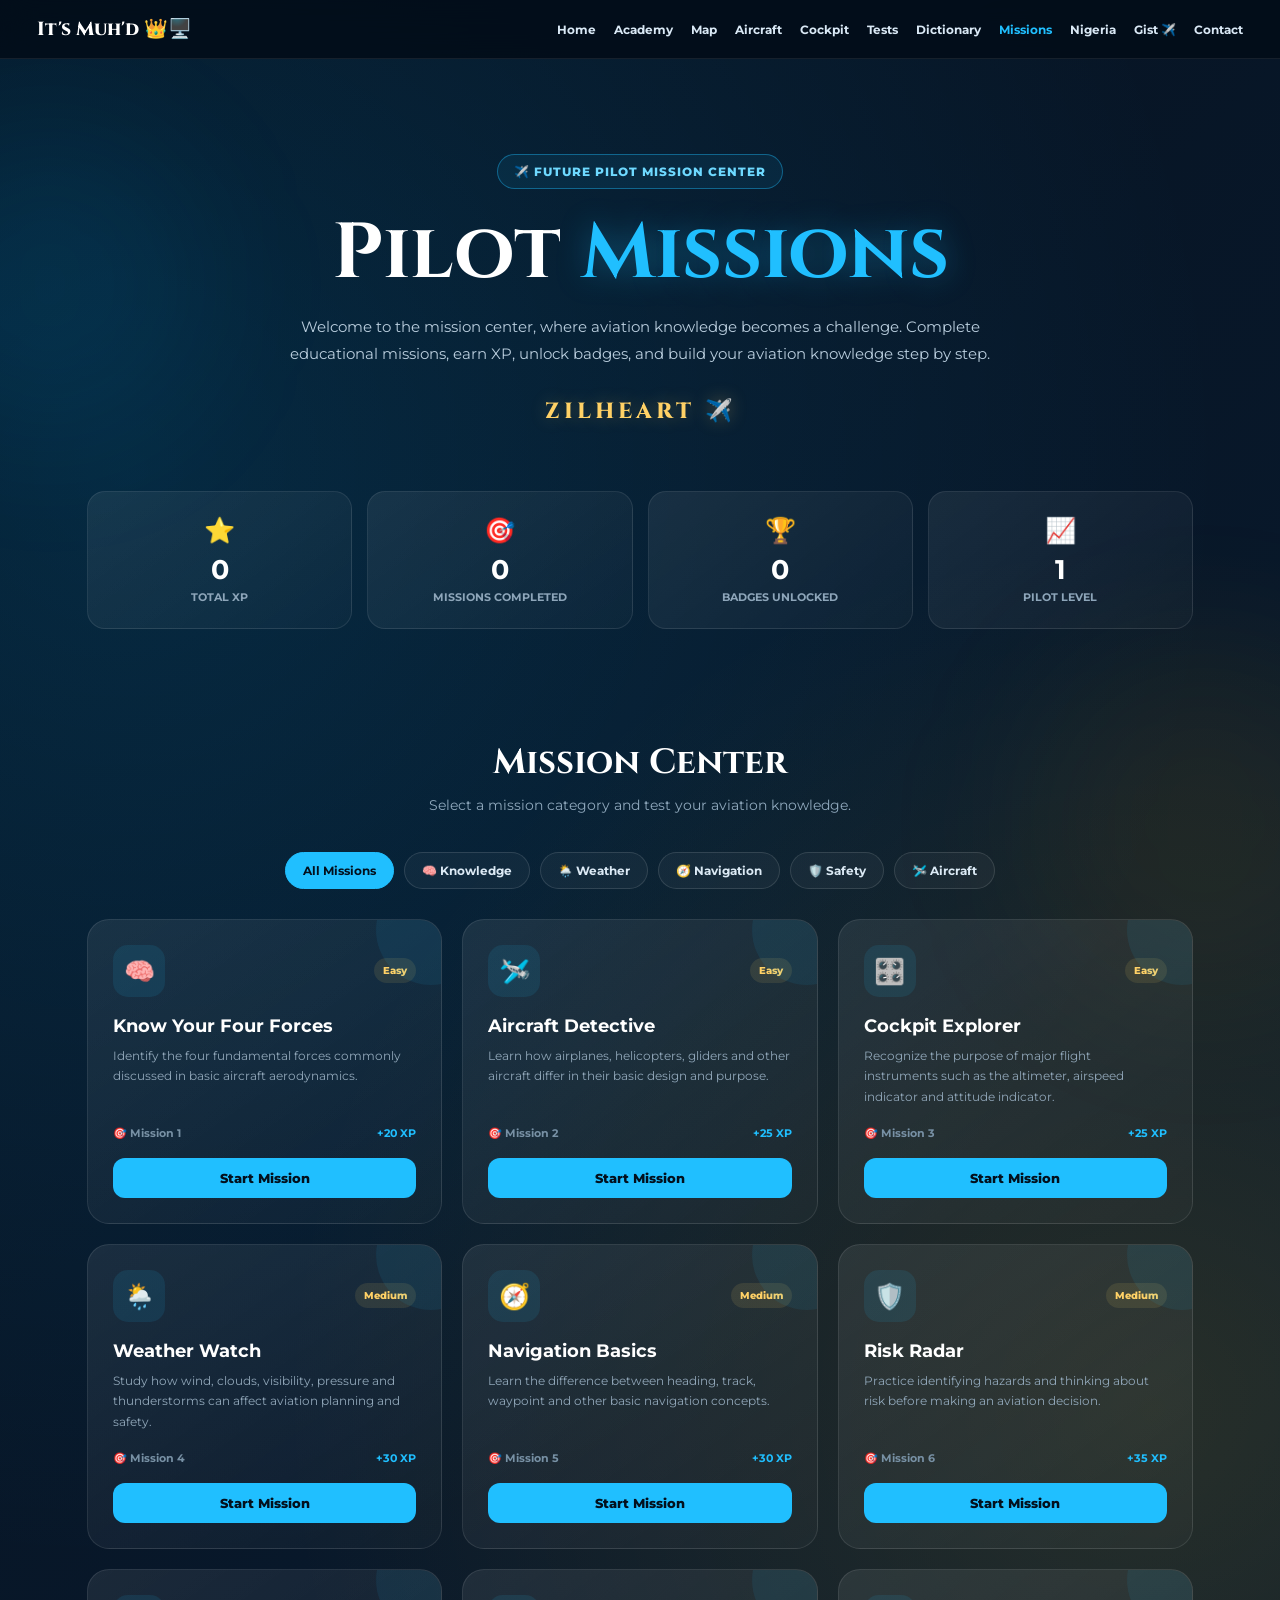
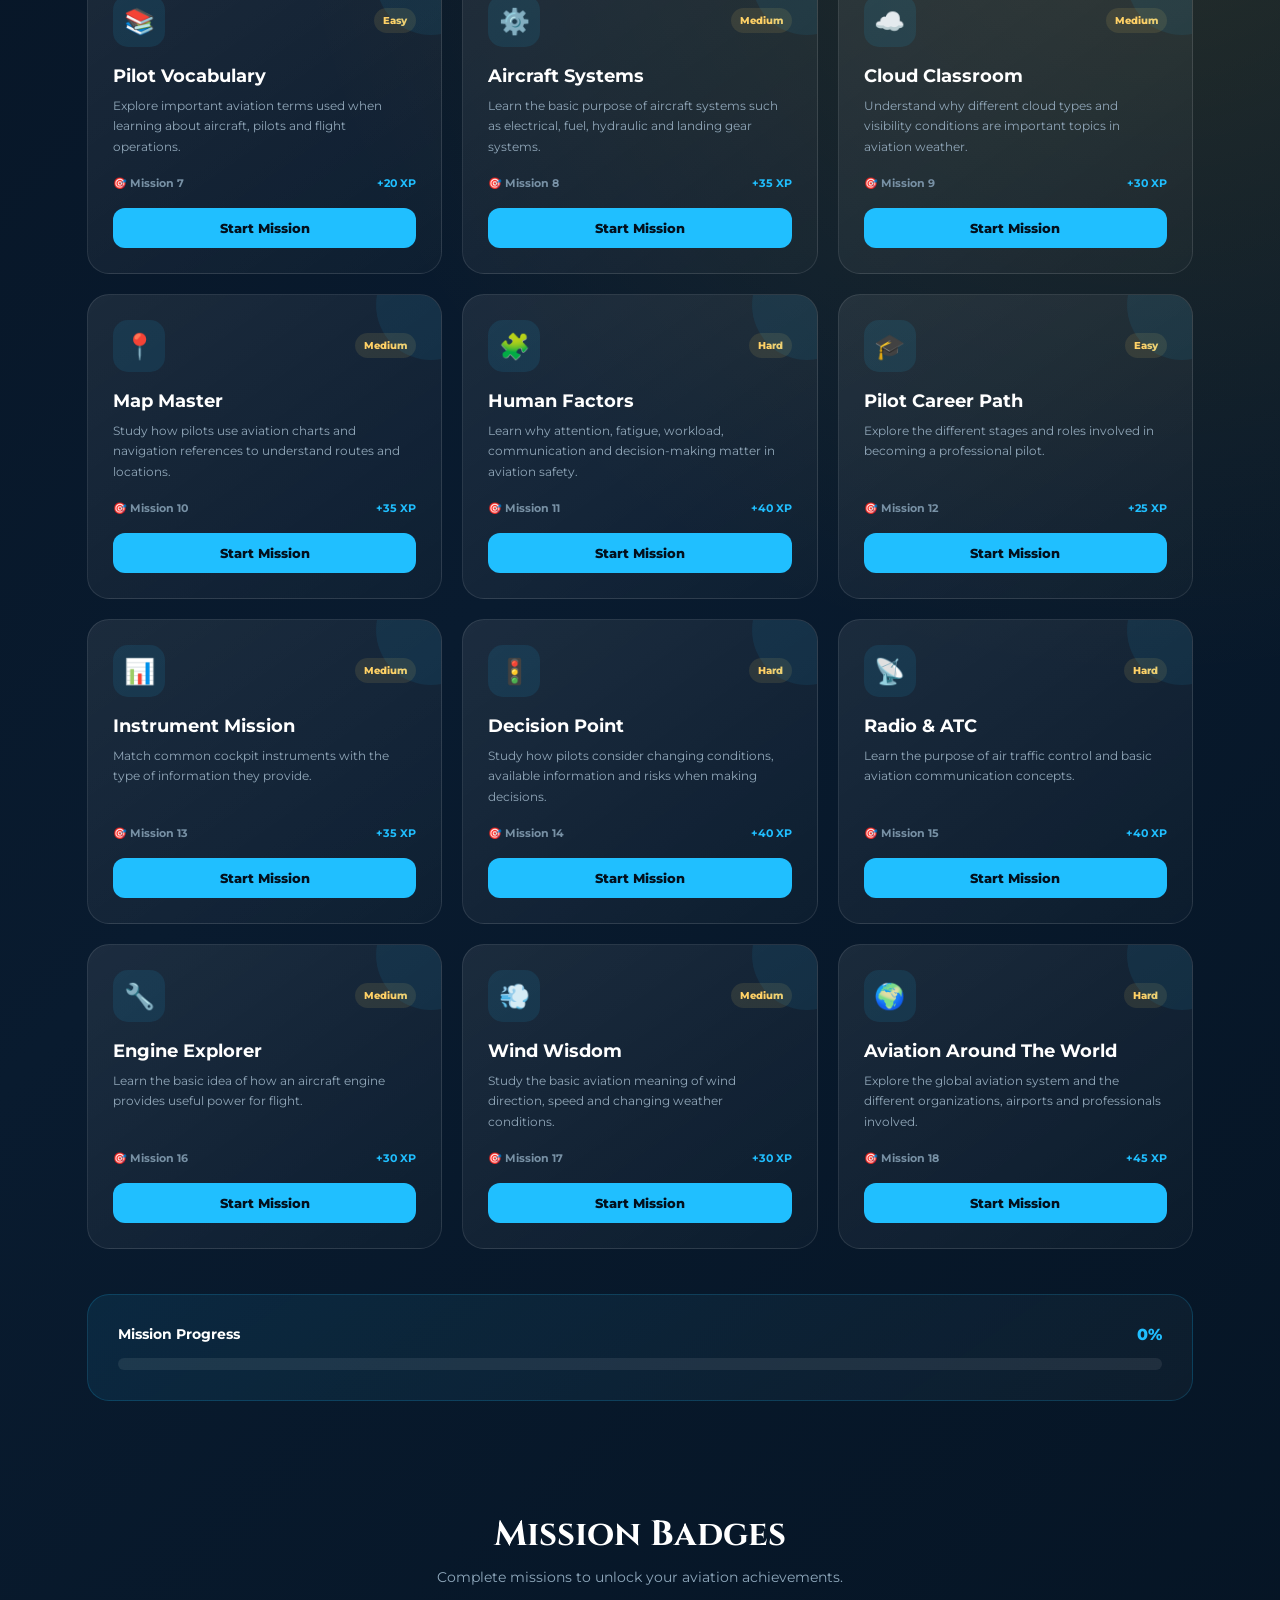
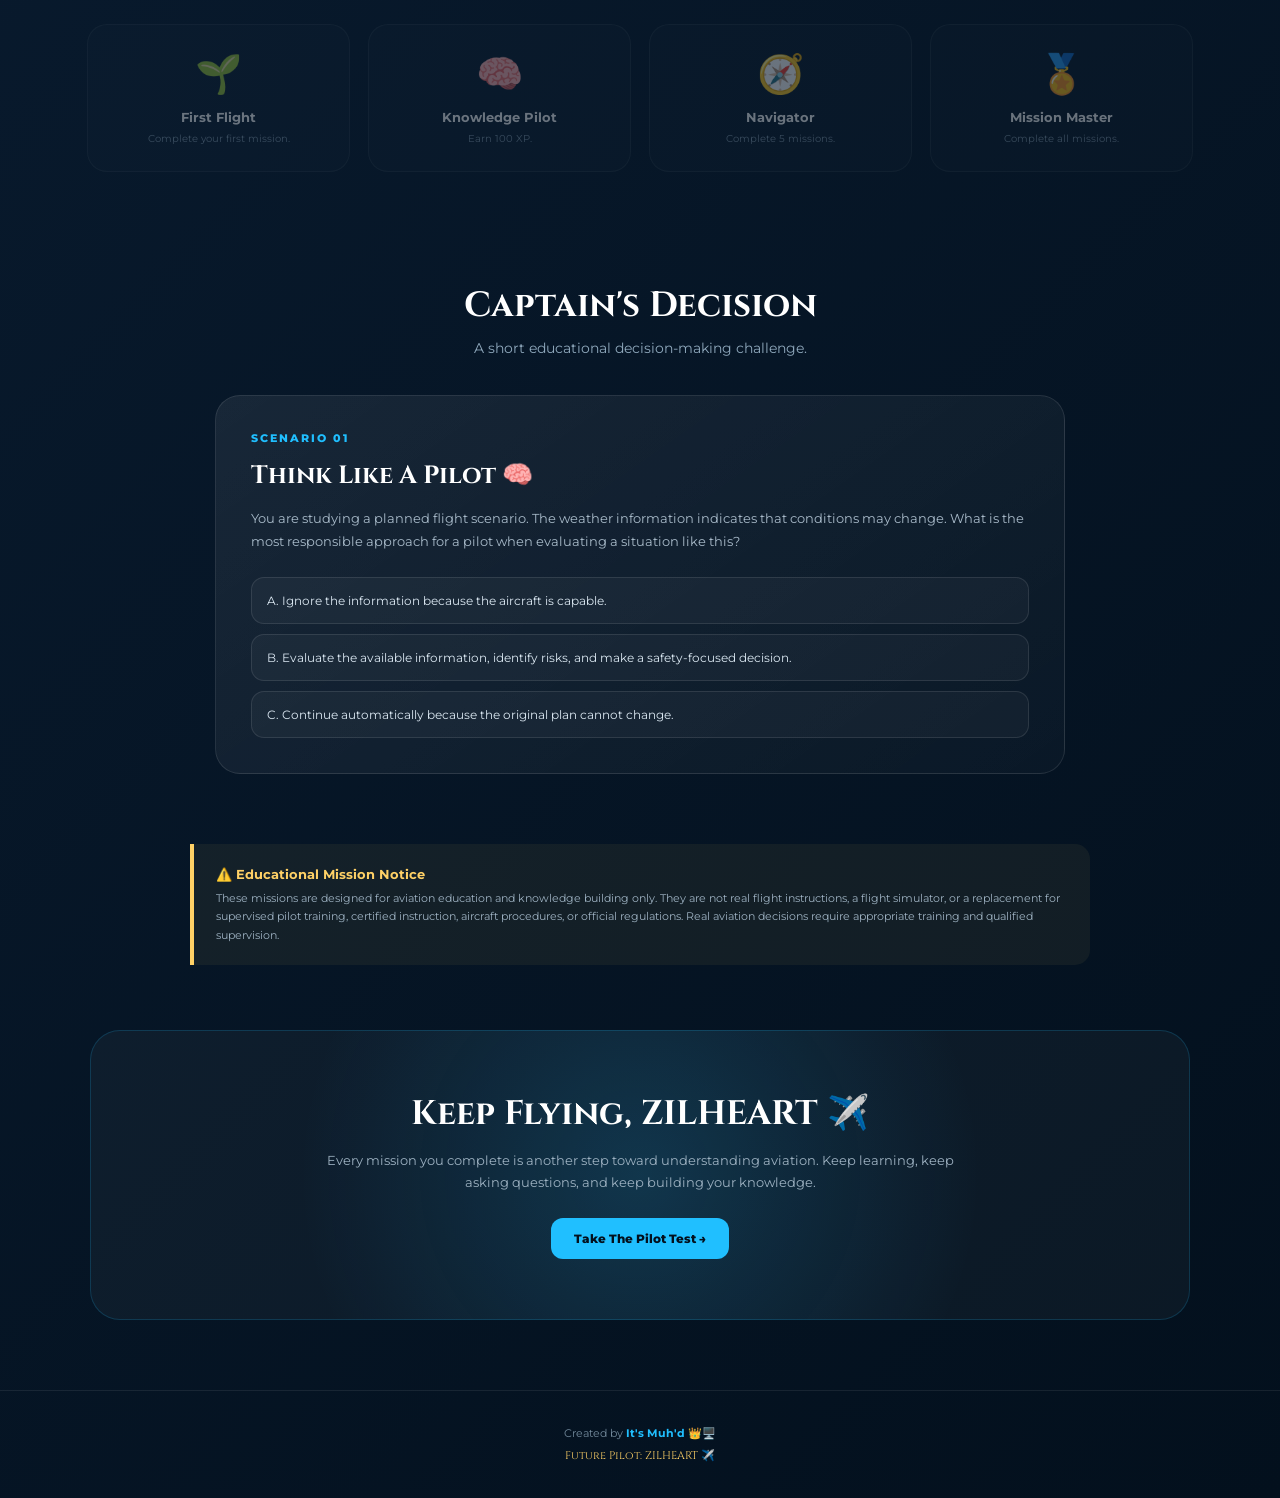
<file: mission.html>
<!DOCTYPE html>
<html lang="en">
<head>
<meta charset="UTF-8">
<meta name="viewport" content="width=device-width, initial-scale=1.0">
<title>Pilot Missions | Future Pilot Academy</title>

<link rel="preconnect" href="https://fonts.googleapis.com">
<link rel="preconnect" href="https://fonts.gstatic.com" crossorigin>
<link href="https://fonts.googleapis.com/css2?family=Cinzel:wght@500;600;700;800&family=Montserrat:wght@400;500;600;700;800&display=swap" rel="stylesheet">

<!-- =========================
     GOOGLE ANALYTICS
========================= -->

<script async src="https://www.googletagmanager.com/gtag/js?id=G-9QWF7YCP3J"></script>

<script>
    window.dataLayer = window.dataLayer || [];

    function gtag() {
        dataLayer.push(arguments);
    }

    gtag("js", new Date());

    gtag("config", "G-9QWF7YCP3J");
</script>

<style>
*{
    margin:0;
    padding:0;
    box-sizing:border-box;
}

html{
    scroll-behavior:smooth;
}

body{
    font-family:'Montserrat',sans-serif;
    background:
        radial-gradient(circle at 10% 10%,rgba(0,180,255,.14),transparent 25%),
        radial-gradient(circle at 90% 30%,rgba(255,190,0,.12),transparent 25%),
        linear-gradient(135deg,#06111f,#091b2f 45%,#03101d);
    color:#fff;
    min-height:100vh;
    overflow-x:hidden;
}

body::before{
    content:"";
    position:fixed;
    width:300px;
    height:300px;
    border-radius:50%;
    background:rgba(0,174,255,.08);
    filter:blur(70px);
    top:15%;
    left:-100px;
    z-index:-1;
}

body::after{
    content:"";
    position:fixed;
    width:350px;
    height:350px;
    border-radius:50%;
    background:rgba(255,183,0,.06);
    filter:blur(80px);
    bottom:-100px;
    right:-100px;
    z-index:-1;
}

/* NAVIGATION */
nav{
    position:sticky;
    top:0;
    z-index:1000;
    background:rgba(3,13,25,.9);
    backdrop-filter:blur(16px);
    border-bottom:1px solid rgba(255,255,255,.08);
}

.nav-container{
    max-width:1250px;
    margin:auto;
    padding:16px 22px;
    display:flex;
    align-items:center;
    justify-content:space-between;
}

.logo{
    text-decoration:none;
    color:#fff;
    font-family:'Cinzel',serif;
    font-size:19px;
    font-weight:800;
}

.logo span{
    color:#20bfff;
}

.nav-links{
    display:flex;
    gap:18px;
    align-items:center;
}

.nav-links a{
    color:#d9e8f5;
    text-decoration:none;
    font-size:12px;
    font-weight:700;
    transition:.3s;
}

.nav-links a:hover,
.nav-links a.active{
    color:#20bfff;
}

.menu-btn{
    display:none;
    border:0;
    background:none;
    color:#fff;
    font-size:28px;
    cursor:pointer;
}

/* HERO */
.hero{
    max-width:1200px;
    margin:auto;
    padding:95px 22px 65px;
    text-align:center;
    position:relative;
}

.hero-badge{
    display:inline-flex;
    align-items:center;
    gap:8px;
    padding:9px 16px;
    border:1px solid rgba(32,191,255,.4);
    border-radius:30px;
    background:rgba(32,191,255,.08);
    color:#6ed9ff;
    font-size:12px;
    font-weight:800;
    letter-spacing:1px;
    margin-bottom:24px;
}

.hero h1{
    font-family:'Cinzel',serif;
    font-size:clamp(42px,7vw,78px);
    line-height:1.05;
    margin-bottom:18px;
}

.hero h1 span{
    color:#20bfff;
    text-shadow:0 0 30px rgba(32,191,255,.35);
}

.hero p{
    max-width:760px;
    margin:auto;
    color:#b9cddd;
    line-height:1.8;
    font-size:15px;
}

.zilheart{
    margin:30px auto 0;
    width:max-content;
    font-family:'Cinzel',serif;
    font-size:22px;
    font-weight:800;
    letter-spacing:4px;
    color:#ffd166;
    animation:float 3s ease-in-out infinite;
    text-shadow:0 0 18px rgba(255,209,102,.3);
}

@keyframes float{
    0%,100%{transform:translateY(0)}
    50%{transform:translateY(-8px)}
}

/* DASHBOARD */
.dashboard{
    max-width:1150px;
    margin:0 auto 55px;
    padding:0 22px;
}

.stats{
    display:grid;
    grid-template-columns:repeat(4,1fr);
    gap:15px;
}

.stat{
    padding:23px 18px;
    border-radius:18px;
    background:linear-gradient(145deg,rgba(255,255,255,.07),rgba(255,255,255,.025));
    border:1px solid rgba(255,255,255,.09);
    text-align:center;
}

.stat-icon{
    font-size:25px;
    margin-bottom:8px;
}

.stat strong{
    display:block;
    font-size:27px;
    color:#fff;
}

.stat small{
    color:#8ea6ba;
    font-size:11px;
    font-weight:700;
}

/* SECTION */
.section{
    max-width:1150px;
    margin:auto;
    padding:55px 22px;
}

.section-title{
    text-align:center;
    margin-bottom:38px;
}

.section-title h2{
    font-family:'Cinzel',serif;
    font-size:35px;
    margin-bottom:10px;
}

.section-title p{
    color:#8fa8bc;
    font-size:14px;
}

/* MISSION FILTERS */
.filters{
    display:flex;
    flex-wrap:wrap;
    justify-content:center;
    gap:10px;
    margin-bottom:30px;
}

.filter{
    border:1px solid rgba(255,255,255,.12);
    background:rgba(255,255,255,.04);
    color:#dceaf5;
    padding:10px 17px;
    border-radius:30px;
    cursor:pointer;
    font-family:inherit;
    font-size:12px;
    font-weight:700;
    transition:.3s;
}

.filter:hover,
.filter.active{
    background:#20bfff;
    color:#03101d;
    border-color:#20bfff;
}

/* MISSIONS */
.mission-grid{
    display:grid;
    grid-template-columns:repeat(3,1fr);
    gap:20px;
}

.mission{
    position:relative;
    padding:25px;
    border-radius:22px;
    background:
        linear-gradient(145deg,rgba(255,255,255,.08),rgba(255,255,255,.025));
    border:1px solid rgba(255,255,255,.1);
    transition:.35s;
    overflow:hidden;
}

.mission::before{
    content:"";
    position:absolute;
    width:110px;
    height:110px;
    border-radius:50%;
    background:rgba(32,191,255,.08);
    right:-45px;
    top:-45px;
}

.mission:hover{
    transform:translateY(-7px);
    border-color:rgba(32,191,255,.5);
    box-shadow:0 18px 45px rgba(0,0,0,.25);
}

.mission.completed{
    border-color:rgba(50,220,140,.55);
}

.mission-top{
    display:flex;
    justify-content:space-between;
    align-items:center;
    margin-bottom:18px;
}

.mission-icon{
    width:52px;
    height:52px;
    display:grid;
    place-items:center;
    border-radius:15px;
    background:rgba(32,191,255,.1);
    font-size:25px;
}

.difficulty{
    font-size:10px;
    font-weight:800;
    padding:6px 9px;
    border-radius:20px;
    background:rgba(255,209,102,.1);
    color:#ffd166;
}

.mission h3{
    font-size:18px;
    margin-bottom:9px;
}

.mission p{
    color:#91a7b9;
    line-height:1.7;
    font-size:12px;
    min-height:62px;
}

.mission-meta{
    display:flex;
    justify-content:space-between;
    margin:18px 0;
    color:#7891a5;
    font-size:11px;
    font-weight:700;
}

.xp{
    color:#20bfff;
}

.mission-btn{
    width:100%;
    border:0;
    padding:12px;
    border-radius:12px;
    background:#20bfff;
    color:#03101d;
    font-family:inherit;
    font-weight:800;
    cursor:pointer;
    transition:.3s;
}

.mission-btn:hover{
    transform:scale(1.02);
}

.mission.completed .mission-btn{
    background:#2bd889;
    color:#031b13;
}

/* PROGRESS */
.progress-box{
    margin-top:45px;
    padding:30px;
    border-radius:22px;
    background:linear-gradient(145deg,rgba(32,191,255,.09),rgba(255,255,255,.03));
    border:1px solid rgba(32,191,255,.18);
}

.progress-head{
    display:flex;
    justify-content:space-between;
    gap:20px;
    margin-bottom:14px;
}

.progress-head strong{
    font-size:14px;
}

.progress-head span{
    color:#20bfff;
    font-weight:800;
}

.progress-track{
    height:12px;
    border-radius:20px;
    background:rgba(255,255,255,.08);
    overflow:hidden;
}

.progress-fill{
    height:100%;
    width:0%;
    border-radius:20px;
    background:linear-gradient(90deg,#20bfff,#62e6ff);
    transition:width .6s ease;
}

/* BADGES */
.badges{
    display:grid;
    grid-template-columns:repeat(4,1fr);
    gap:18px;
}

.badge{
    text-align:center;
    padding:25px 15px;
    border-radius:20px;
    background:rgba(255,255,255,.035);
    border:1px solid rgba(255,255,255,.08);
    opacity:.4;
    transition:.3s;
}

.badge.unlocked{
    opacity:1;
    border-color:rgba(255,209,102,.4);
    box-shadow:0 10px 35px rgba(255,209,102,.06);
}

.badge-icon{
    font-size:38px;
    margin-bottom:12px;
}

.badge h4{
    font-size:13px;
    margin-bottom:6px;
}

.badge p{
    color:#8097aa;
    font-size:10px;
    line-height:1.5;
}

/* SCENARIO */
.scenario{
    max-width:850px;
    margin:auto;
    padding:35px;
    border-radius:25px;
    background:
        linear-gradient(145deg,rgba(255,255,255,.07),rgba(255,255,255,.025));
    border:1px solid rgba(255,255,255,.1);
}

.scenario-label{
    color:#20bfff;
    font-size:11px;
    font-weight:800;
    letter-spacing:2px;
    margin-bottom:14px;
}

.scenario h3{
    font-family:'Cinzel',serif;
    font-size:25px;
    margin-bottom:15px;
}

.scenario p{
    color:#a9bbca;
    line-height:1.8;
    font-size:13px;
    margin-bottom:23px;
}

.options{
    display:grid;
    gap:10px;
}

.option{
    border:1px solid rgba(255,255,255,.1);
    background:rgba(255,255,255,.035);
    color:#dbe8f2;
    padding:15px;
    border-radius:13px;
    text-align:left;
    font-family:inherit;
    font-size:12px;
    cursor:pointer;
    transition:.3s;
}

.option:hover{
    border-color:#20bfff;
    background:rgba(32,191,255,.07);
}

.option.correct{
    border-color:#2bd889;
    background:rgba(43,216,137,.1);
}

.option.wrong{
    border-color:#ff7b7b;
    background:rgba(255,123,123,.08);
}

.scenario-result{
    margin-top:18px;
    display:none;
    padding:14px;
    border-radius:12px;
    font-size:12px;
    line-height:1.6;
}

.scenario-result.show{
    display:block;
}

/* NOTICE */
.notice{
    max-width:900px;
    margin:15px auto 65px;
    padding:20px 22px;
    border-left:4px solid #ffd166;
    background:rgba(255,209,102,.06);
    border-radius:0 15px 15px 0;
}

.notice strong{
    color:#ffd166;
    font-size:13px;
}

.notice p{
    color:#9db1c1;
    font-size:11px;
    line-height:1.7;
    margin-top:6px;
}

/* CTA */
.cta{
    max-width:1100px;
    margin:40px auto 70px;
    padding:60px 25px;
    text-align:center;
    border-radius:30px;
    background:
        radial-gradient(circle at center,rgba(32,191,255,.16),transparent 60%),
        rgba(255,255,255,.035);
    border:1px solid rgba(32,191,255,.18);
}

.cta h2{
    font-family:'Cinzel',serif;
    font-size:34px;
    margin-bottom:12px;
}

.cta p{
    color:#9eb2c2;
    max-width:650px;
    margin:auto auto 25px;
    line-height:1.7;
    font-size:13px;
}

.cta a{
    display:inline-block;
    padding:13px 23px;
    background:#20bfff;
    color:#03101d;
    text-decoration:none;
    border-radius:12px;
    font-size:12px;
    font-weight:800;
}

/* MODAL */
.modal{
    position:fixed;
    inset:0;
    display:none;
    align-items:center;
    justify-content:center;
    padding:20px;
    background:rgba(0,0,0,.72);
    backdrop-filter:blur(8px);
    z-index:3000;
}

.modal.show{
    display:flex;
}

.modal-box{
    width:min(500px,100%);
    background:#091b2c;
    border:1px solid rgba(32,191,255,.3);
    border-radius:23px;
    padding:30px;
    position:relative;
    animation:pop .25s ease;
}

@keyframes pop{
    from{transform:scale(.9);opacity:0}
    to{transform:scale(1);opacity:1}
}

.close{
    position:absolute;
    right:17px;
    top:14px;
    background:none;
    border:0;
    color:#fff;
    font-size:25px;
    cursor:pointer;
}

.modal-icon{
    font-size:42px;
    margin-bottom:12px;
}

.modal-box h3{
    font-family:'Cinzel',serif;
    font-size:25px;
    margin-bottom:10px;
}

.modal-box p{
    color:#a9bbc9;
    line-height:1.8;
    font-size:13px;
}

.modal-xp{
    margin-top:20px;
    color:#20bfff;
    font-weight:800;
}

/* FOOTER */
footer{
    border-top:1px solid rgba(255,255,255,.08);
    padding:35px 22px;
    text-align:center;
    color:#72899b;
    font-size:11px;
}

footer strong{
    color:#20bfff;
}

.footer-pilot{
    margin-top:8px;
    color:#ffd166;
    font-family:'Cinzel',serif;
}

/* MOBILE */
@media(max-width:950px){
    .nav-links{
        position:absolute;
        top:70px;
        left:0;
        right:0;
        display:none;
        flex-direction:column;
        padding:20px;
        background:#061421;
        border-bottom:1px solid rgba(255,255,255,.08);
    }

    .nav-links.show{
        display:flex;
    }

    .menu-btn{
        display:block;
    }

    .mission-grid{
        grid-template-columns:repeat(2,1fr);
    }

    .stats{
        grid-template-columns:repeat(2,1fr);
    }

    .badges{
        grid-template-columns:repeat(2,1fr);
    }
}

@media(max-width:600px){
    .hero{
        padding-top:65px;
    }

    .hero h1{
        font-size:42px;
    }

    .mission-grid{
        grid-template-columns:1fr;
    }

    .stats{
        grid-template-columns:1fr 1fr;
    }

    .badges{
        grid-template-columns:1fr 1fr;
    }

    .scenario{
        padding:24px;
    }

    .cta h2{
        font-size:27px;
    }
}
</style>
</head>

<body>

<!-- NAVIGATION -->
<nav>
    <div class="nav-container">

        <a href="index.html" class="logo">
            It's Muh'd <span>👑🖥️</span>
        </a>

        <button class="menu-btn" onclick="toggleMenu()">☰</button>

        <div class="nav-links" id="navLinks">
            <a href="index.html">Home</a>
            <a href="academy.html">Academy</a>
            <a href="map.html">Map</a>
            <a href="aircraft.html">Aircraft</a>
            <a href="cockpit.html">Cockpit</a>
            <a href="tests.html">Tests</a>
            <a href="dictionary.html">Dictionary</a>
            <a href="missions.html" class="active">Missions</a>
            <a href="nigeria.html">Nigeria</a>
            <a href="gist.html">Gist ✈️</a>
            <a href="contact.html">Contact</a>
        </div>

    </div>
</nav>


<!-- HERO -->
<header class="hero">

    <div class="hero-badge">
        ✈️ FUTURE PILOT MISSION CENTER
    </div>

    <h1>
        Pilot <span>Missions</span>
    </h1>

    <p>
        Welcome to the mission center, where aviation knowledge becomes a
        challenge. Complete educational missions, earn XP, unlock badges,
        and build your aviation knowledge step by step.
    </p>

    <div class="zilheart">
        ZILHEART ✈️
    </div>

</header>


<!-- DASHBOARD -->
<section class="dashboard">

    <div class="stats">

        <div class="stat">
            <div class="stat-icon">⭐</div>
            <strong id="xp">0</strong>
            <small>TOTAL XP</small>
        </div>

        <div class="stat">
            <div class="stat-icon">🎯</div>
            <strong id="completed">0</strong>
            <small>MISSIONS COMPLETED</small>
        </div>

        <div class="stat">
            <div class="stat-icon">🏆</div>
            <strong id="badgeCount">0</strong>
            <small>BADGES UNLOCKED</small>
        </div>

        <div class="stat">
            <div class="stat-icon">📈</div>
            <strong id="level">1</strong>
            <small>PILOT LEVEL</small>
        </div>

    </div>

</section>


<!-- MISSION CENTER -->
<section class="section">

    <div class="section-title">
        <h2>Mission Center</h2>
        <p>Select a mission category and test your aviation knowledge.</p>
    </div>

    <div class="filters">
        <button class="filter active" onclick="filterMissions('all',this)">All Missions</button>
        <button class="filter" onclick="filterMissions('knowledge',this)">🧠 Knowledge</button>
        <button class="filter" onclick="filterMissions('weather',this)">🌦️ Weather</button>
        <button class="filter" onclick="filterMissions('navigation',this)">🧭 Navigation</button>
        <button class="filter" onclick="filterMissions('safety',this)">🛡️ Safety</button>
        <button class="filter" onclick="filterMissions('aircraft',this)">🛩️ Aircraft</button>
    </div>

    <div class="mission-grid" id="missionGrid"></div>

    <div class="progress-box">

        <div class="progress-head">
            <strong>Mission Progress</strong>
            <span id="progressText">0%</span>
        </div>

        <div class="progress-track">
            <div class="progress-fill" id="progressFill"></div>
        </div>

    </div>

</section>


<!-- BADGES -->
<section class="section">

    <div class="section-title">
        <h2>Mission Badges</h2>
        <p>Complete missions to unlock your aviation achievements.</p>
    </div>

    <div class="badges">

        <div class="badge" id="badge1">
            <div class="badge-icon">🌱</div>
            <h4>First Flight</h4>
            <p>Complete your first mission.</p>
        </div>

        <div class="badge" id="badge2">
            <div class="badge-icon">🧠</div>
            <h4>Knowledge Pilot</h4>
            <p>Earn 100 XP.</p>
        </div>

        <div class="badge" id="badge3">
            <div class="badge-icon">🧭</div>
            <h4>Navigator</h4>
            <p>Complete 5 missions.</p>
        </div>

        <div class="badge" id="badge4">
            <div class="badge-icon">🏅</div>
            <h4>Mission Master</h4>
            <p>Complete all missions.</p>
        </div>

    </div>

</section>


<!-- DECISION SCENARIO -->
<section class="section">

    <div class="section-title">
        <h2>Captain's Decision</h2>
        <p>A short educational decision-making challenge.</p>
    </div>

    <div class="scenario">

        <div class="scenario-label">
            SCENARIO 01
        </div>

        <h3>Think Like A Pilot 🧠</h3>

        <p>
            You are studying a planned flight scenario. The weather information
            indicates that conditions may change. What is the most responsible
            approach for a pilot when evaluating a situation like this?
        </p>

        <div class="options">

            <button class="option" onclick="answerScenario(this,false)">
                A. Ignore the information because the aircraft is capable.
            </button>

            <button class="option" onclick="answerScenario(this,true)">
                B. Evaluate the available information, identify risks,
                and make a safety-focused decision.
            </button>

            <button class="option" onclick="answerScenario(this,false)">
                C. Continue automatically because the original plan cannot change.
            </button>

        </div>

        <div class="scenario-result" id="scenarioResult"></div>

    </div>

</section>


<!-- NOTICE -->
<div class="notice">

    <strong>⚠️ Educational Mission Notice</strong>

    <p>
        These missions are designed for aviation education and knowledge
        building only. They are not real flight instructions, a flight
        simulator, or a replacement for supervised pilot training,
        certified instruction, aircraft procedures, or official regulations.
        Real aviation decisions require appropriate training and qualified
        supervision.
    </p>

</div>


<!-- CTA -->
<section class="cta">

    <h2>Keep Flying, ZILHEART ✈️</h2>

    <p>
        Every mission you complete is another step toward understanding
        aviation. Keep learning, keep asking questions, and keep building
        your knowledge.
    </p>

    <a href="tests.html">
        Take The Pilot Test →
    </a>

</section>


<!-- MODAL -->
<div class="modal" id="missionModal">

    <div class="modal-box">

        <button class="close" onclick="closeMission()">×</button>

        <div class="modal-icon" id="modalIcon">✈️</div>

        <h3 id="modalTitle">Mission</h3>

        <p id="modalDescription"></p>

        <div class="modal-xp" id="modalXP">
            +20 XP
        </div>

    </div>

</div>


<!-- FOOTER -->
<footer>

    <div>
        Created by <strong>It's Muh'd 👑🖥️</strong>
    </div>

    <div class="footer-pilot">
        Future Pilot: ZILHEART ✈️
    </div>

</footer>


<script>

/* =========================
   NAVIGATION
========================= */

function toggleMenu(){
    document.getElementById("navLinks").classList.toggle("show");
}


/* =========================
   MISSION DATABASE
========================= */

const missions = [

    {
        id:1,
        category:"knowledge",
        icon:"🧠",
        title:"Know Your Four Forces",
        description:"Identify the four fundamental forces commonly discussed in basic aircraft aerodynamics.",
        difficulty:"Easy",
        xp:20
    },

    {
        id:2,
        category:"aircraft",
        icon:"🛩️",
        title:"Aircraft Detective",
        description:"Learn how airplanes, helicopters, gliders and other aircraft differ in their basic design and purpose.",
        difficulty:"Easy",
        xp:25
    },

    {
        id:3,
        category:"cockpit",
        icon:"🎛️",
        title:"Cockpit Explorer",
        description:"Recognize the purpose of major flight instruments such as the altimeter, airspeed indicator and attitude indicator.",
        difficulty:"Easy",
        xp:25
    },

    {
        id:4,
        category:"weather",
        icon:"🌦️",
        title:"Weather Watch",
        description:"Study how wind, clouds, visibility, pressure and thunderstorms can affect aviation planning and safety.",
        difficulty:"Medium",
        xp:30
    },

    {
        id:5,
        category:"navigation",
        icon:"🧭",
        title:"Navigation Basics",
        description:"Learn the difference between heading, track, waypoint and other basic navigation concepts.",
        difficulty:"Medium",
        xp:30
    },

    {
        id:6,
        category:"safety",
        icon:"🛡️",
        title:"Risk Radar",
        description:"Practice identifying hazards and thinking about risk before making an aviation decision.",
        difficulty:"Medium",
        xp:35
    },

    {
        id:7,
        category:"knowledge",
        icon:"📚",
        title:"Pilot Vocabulary",
        description:"Explore important aviation terms used when learning about aircraft, pilots and flight operations.",
        difficulty:"Easy",
        xp:20
    },

    {
        id:8,
        category:"aircraft",
        icon:"⚙️",
        title:"Aircraft Systems",
        description:"Learn the basic purpose of aircraft systems such as electrical, fuel, hydraulic and landing gear systems.",
        difficulty:"Medium",
        xp:35
    },

    {
        id:9,
        category:"weather",
        icon:"☁️",
        title:"Cloud Classroom",
        description:"Understand why different cloud types and visibility conditions are important topics in aviation weather.",
        difficulty:"Medium",
        xp:30
    },

    {
        id:10,
        category:"navigation",
        icon:"📍",
        title:"Map Master",
        description:"Study how pilots use aviation charts and navigation references to understand routes and locations.",
        difficulty:"Medium",
        xp:35
    },

    {
        id:11,
        category:"safety",
        icon:"🧩",
        title:"Human Factors",
        description:"Learn why attention, fatigue, workload, communication and decision-making matter in aviation safety.",
        difficulty:"Hard",
        xp:40
    },

    {
        id:12,
        category:"knowledge",
        icon:"🎓",
        title:"Pilot Career Path",
        description:"Explore the different stages and roles involved in becoming a professional pilot.",
        difficulty:"Easy",
        xp:25
    },

    {
        id:13,
        category:"cockpit",
        icon:"📊",
        title:"Instrument Mission",
        description:"Match common cockpit instruments with the type of information they provide.",
        difficulty:"Medium",
        xp:35
    },

    {
        id:14,
        category:"safety",
        icon:"🚦",
        title:"Decision Point",
        description:"Study how pilots consider changing conditions, available information and risks when making decisions.",
        difficulty:"Hard",
        xp:40
    },

    {
        id:15,
        category:"navigation",
        icon:"📡",
        title:"Radio & ATC",
        description:"Learn the purpose of air traffic control and basic aviation communication concepts.",
        difficulty:"Hard",
        xp:40
    },

    {
        id:16,
        category:"aircraft",
        icon:"🔧",
        title:"Engine Explorer",
        description:"Learn the basic idea of how an aircraft engine provides useful power for flight.",
        difficulty:"Medium",
        xp:30
    },

    {
        id:17,
        category:"weather",
        icon:"💨",
        title:"Wind Wisdom",
        description:"Study the basic aviation meaning of wind direction, speed and changing weather conditions.",
        difficulty:"Medium",
        xp:30
    },

    {
        id:18,
        category:"knowledge",
        icon:"🌍",
        title:"Aviation Around The World",
        description:"Explore the global aviation system and the different organizations, airports and professionals involved.",
        difficulty:"Hard",
        xp:45
    }

];


/* =========================
   STORAGE
========================= */

let completedMissions =
    JSON.parse(localStorage.getItem("pilotCompletedMissions") || "[]");

let totalXP =
    Number(localStorage.getItem("pilotXP") || 0);


/* =========================
   RENDER MISSIONS
========================= */

function renderMissions(list = missions){

    const grid = document.getElementById("missionGrid");

    grid.innerHTML = "";

    list.forEach(mission => {

        const completed = completedMissions.includes(mission.id);

        const card = document.createElement("div");

        card.className =
            "mission" + (completed ? " completed" : "");

        card.dataset.category = mission.category;

        card.innerHTML = `

            <div class="mission-top">

                <div class="mission-icon">
                    ${mission.icon}
                </div>

                <span class="difficulty">
                    ${mission.difficulty}
                </span>

            </div>

            <h3>${mission.title}</h3>

            <p>
                ${mission.description}
            </p>

            <div class="mission-meta">

                <span>
                    🎯 Mission ${mission.id}
                </span>

                <span class="xp">
                    +${mission.xp} XP
                </span>

            </div>

            <button
                class="mission-btn"
                onclick="completeMission(${mission.id})">

                ${completed ? "✓ Completed" : "Start Mission"}

            </button>
        `;

        grid.appendChild(card);

    });

}


/* =========================
   FILTER
========================= */

function filterMissions(category, button){

    document.querySelectorAll(".filter")
        .forEach(btn => btn.classList.remove("active"));

    button.classList.add("active");

    if(category === "all"){
        renderMissions(missions);
        return;
    }

    renderMissions(
        missions.filter(m => m.category === category)
    );
}


/* =========================
   COMPLETE MISSION
========================= */

function completeMission(id){

    if(completedMissions.includes(id)){

        const mission =
            missions.find(m => m.id === id);

        openMission(
            mission,
            "You already completed this mission. Excellent work, ZILHEART! ✈️"
        );

        return;
    }

    const mission =
        missions.find(m => m.id === id);

    completedMissions.push(id);

    totalXP += mission.xp;

    localStorage.setItem(
        "pilotCompletedMissions",
        JSON.stringify(completedMissions)
    );

    localStorage.setItem(
        "pilotXP",
        totalXP
    );

    updateDashboard();

    openMission(
        mission,
        "Mission completed successfully! Your aviation knowledge is growing."
    );

    renderMissions();

}


/* =========================
   MISSION MODAL
========================= */

function openMission(mission, message){

    document.getElementById("modalIcon").textContent =
        mission.icon;

    document.getElementById("modalTitle").textContent =
        mission.title;

    document.getElementById("modalDescription").textContent =
        message;

    document.getElementById("modalXP").textContent =
        `+${mission.xp} XP • Mission Complete`;

    document.getElementById("missionModal")
        .classList.add("show");

}


function closeMission(){

    document.getElementById("missionModal")
        .classList.remove("show");

}


/* =========================
   DASHBOARD
========================= */

function updateDashboard(){

    const completed =
        completedMissions.length;

    const progress =
        Math.round((completed / missions.length) * 100);

    const level =
        Math.floor(totalXP / 100) + 1;

    document.getElementById("xp").textContent =
        totalXP;

    document.getElementById("completed").textContent =
        completed;

    document.getElementById("level").textContent =
        level;

    document.getElementById("progressText").textContent =
        progress + "%";

    document.getElementById("progressFill").style.width =
        progress + "%";

    updateBadges();

}


/* =========================
   BADGES
========================= */

function updateBadges(){

    let badges = 0;

    if(completedMissions.length >= 1){
        document.getElementById("badge1")
            .classList.add("unlocked");
        badges++;
    }

    if(totalXP >= 100){
        document.getElementById("badge2")
            .classList.add("unlocked");
        badges++;
    }

    if(completedMissions.length >= 5){
        document.getElementById("badge3")
            .classList.add("unlocked");
        badges++;
    }

    if(completedMissions.length >= missions.length){
        document.getElementById("badge4")
            .classList.add("unlocked");
        badges++;
    }

    document.getElementById("badgeCount")
        .textContent = badges;

}


/* =========================
   SCENARIO
========================= */

function answerScenario(button, correct){

    document.querySelectorAll(".option")
        .forEach(option => {

            option.disabled = true;

        });

    const result =
        document.getElementById("scenarioResult");

    result.classList.add("show");

    if(correct){

        button.classList.add("correct");

        result.textContent =
            "✅ Excellent! Good aviation decision-making involves evaluating available information, identifying risks and considering an appropriate safety-focused response.";

        result.style.color = "#2bd889";

    }else{

        button.classList.add("wrong");

        result.textContent =
            "❌ Not quite. Aviation decisions should be based on evaluating information and managing risk rather than simply assuming everything will be fine.";

        result.style.color = "#ff8b8b";

    }

}


/* =========================
   CLOSE MODAL
========================= */

document.getElementById("missionModal")
    .addEventListener("click", function(e){

        if(e.target === this){
            closeMission();
        }

    });


document.addEventListener("keydown", function(e){

    if(e.key === "Escape"){
        closeMission();
    }

});


/* =========================
   INITIALIZE
========================= */

renderMissions();

updateDashboard();

</script>

</body>
</html>
</file>
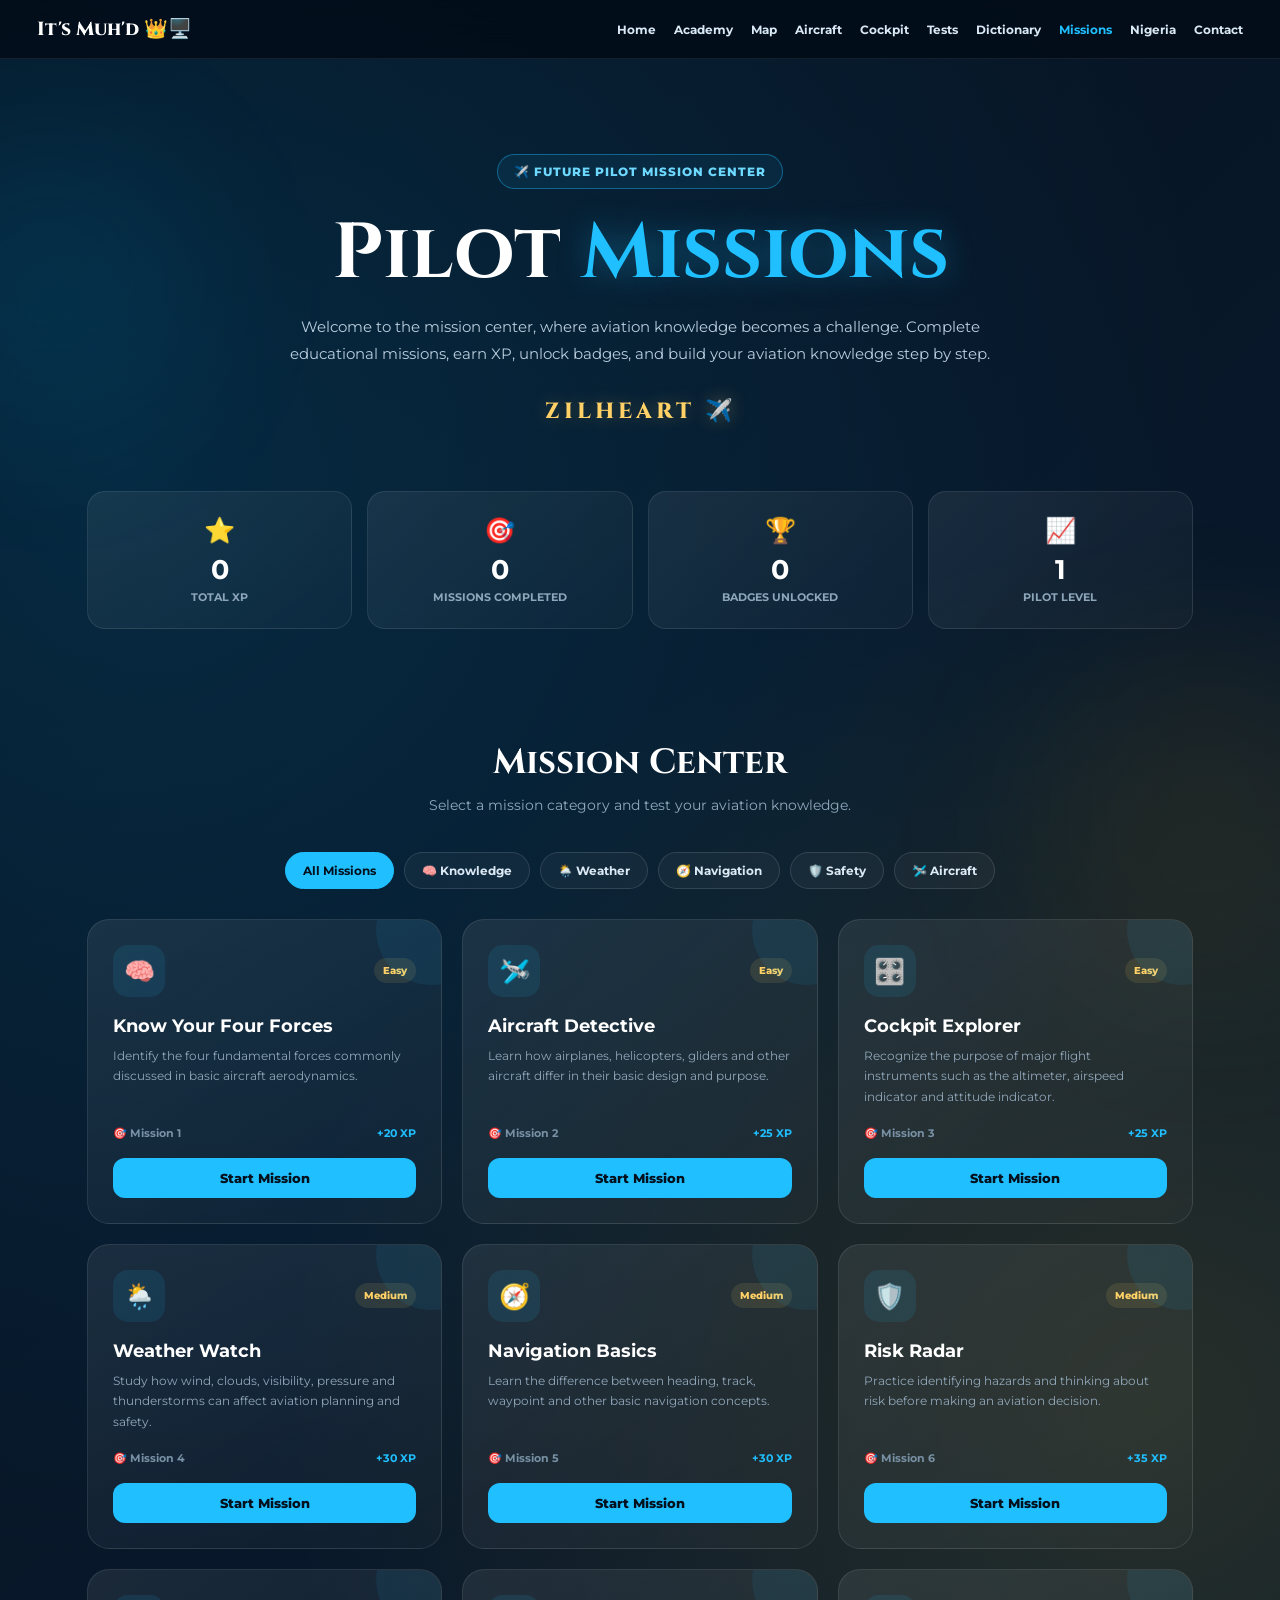
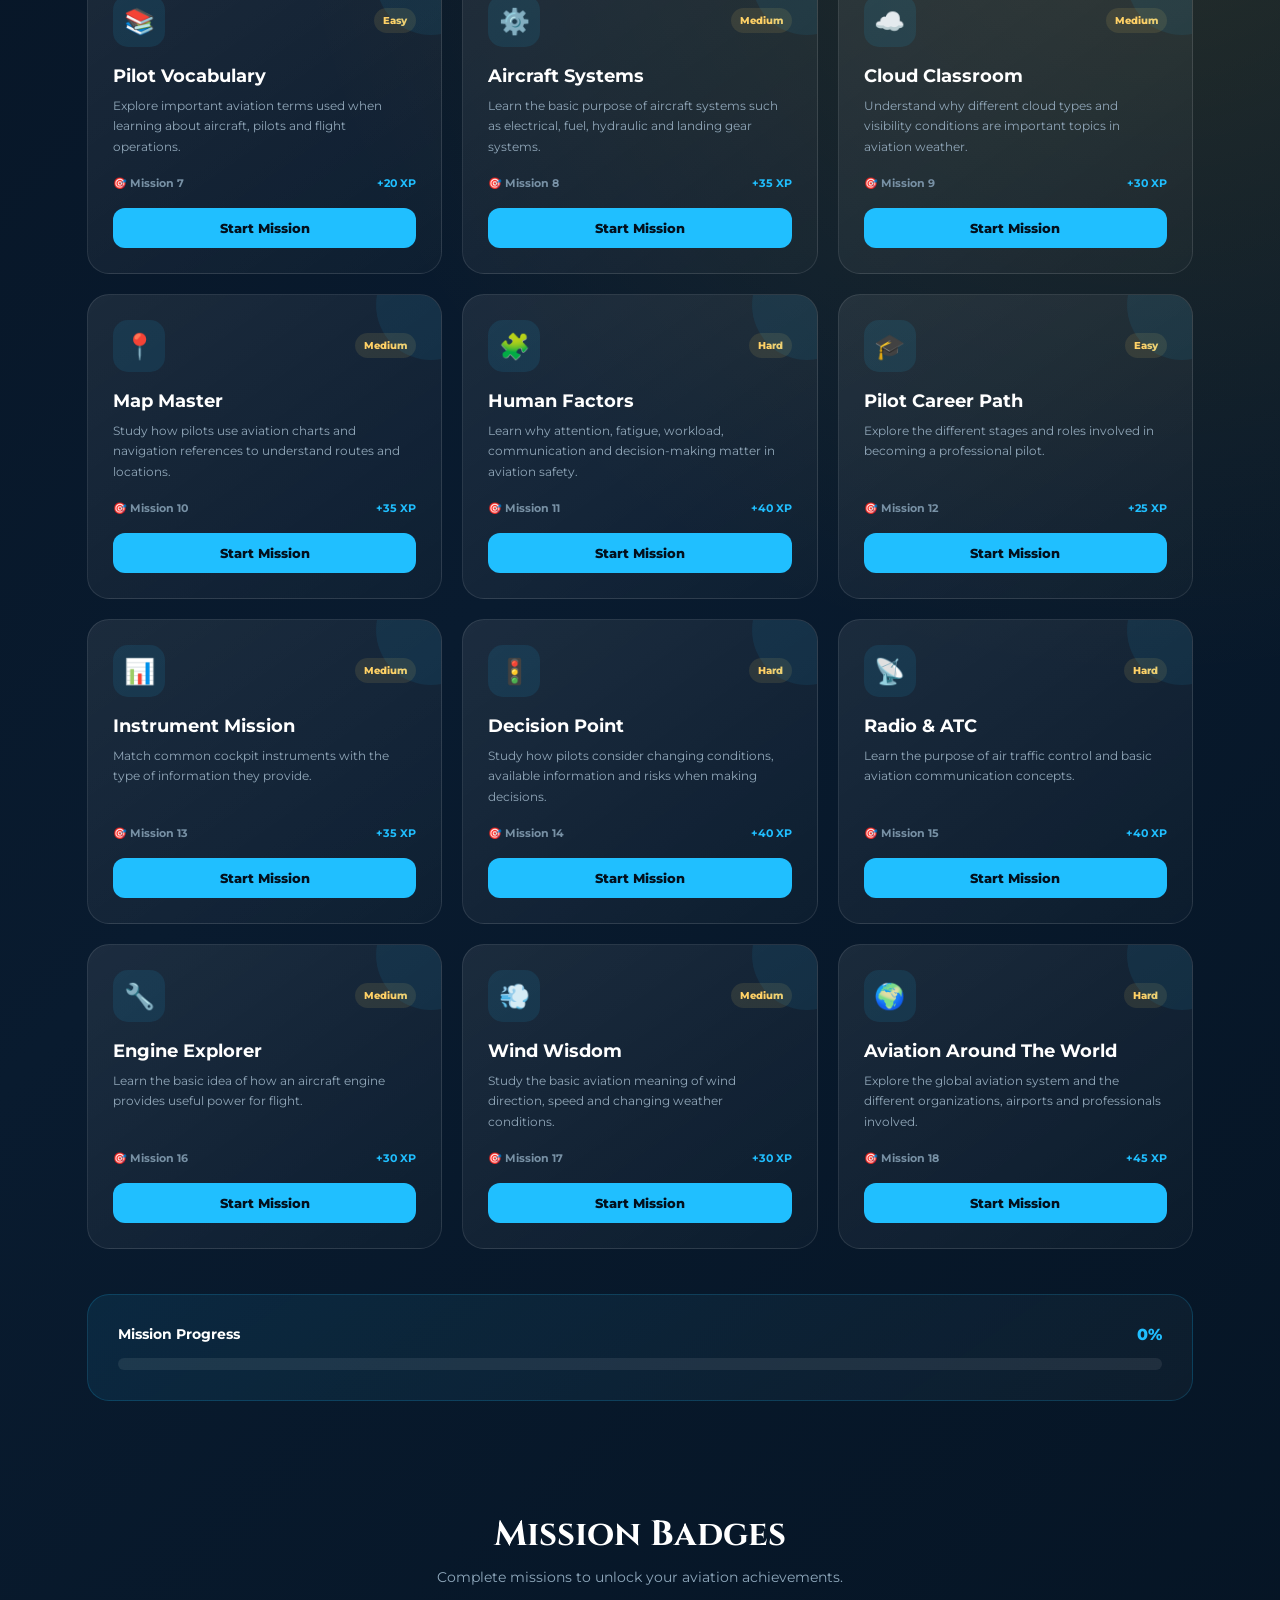
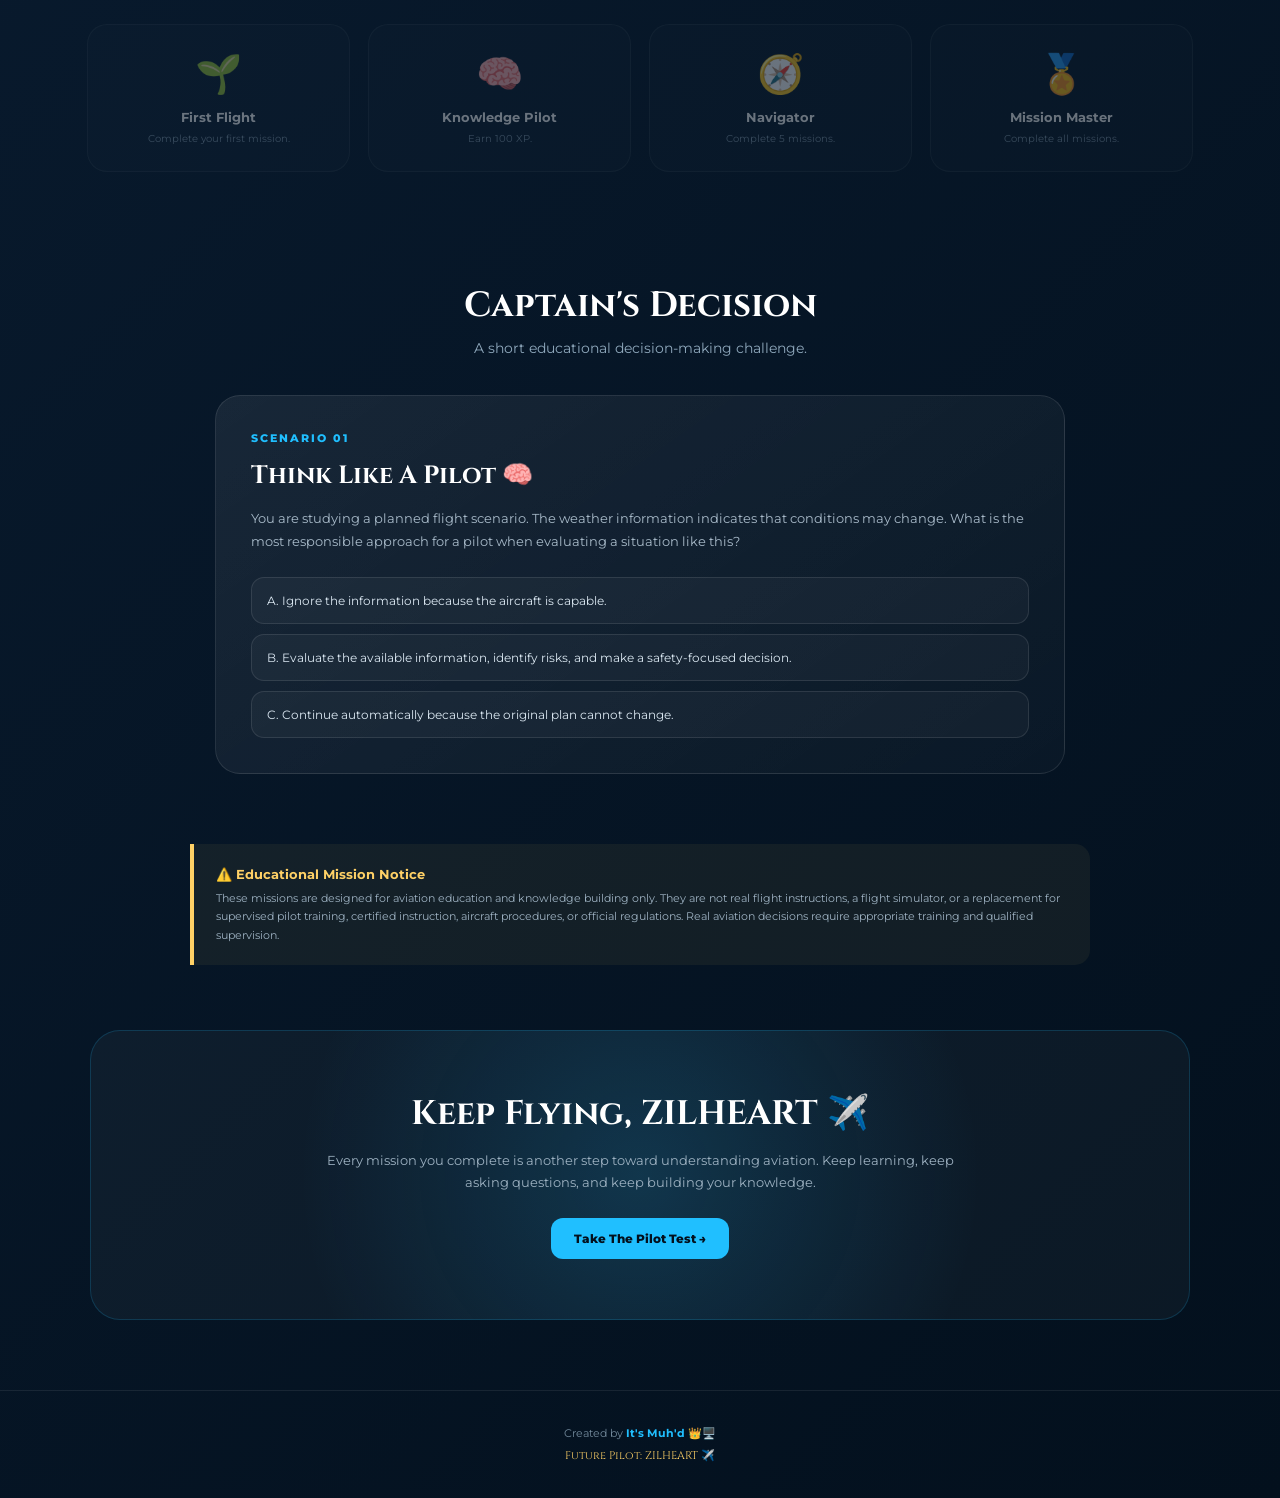
<file: missions.html>
<!DOCTYPE html>
<html lang="en">
<head>
<meta charset="UTF-8">
<meta name="viewport" content="width=device-width, initial-scale=1.0">
<title>Pilot Missions | Future Pilot Academy</title>

<link rel="preconnect" href="https://fonts.googleapis.com">
<link rel="preconnect" href="https://fonts.gstatic.com" crossorigin>
<link href="https://fonts.googleapis.com/css2?family=Cinzel:wght@500;600;700;800&family=Montserrat:wght@400;500;600;700;800&display=swap" rel="stylesheet">

<style>
*{
    margin:0;
    padding:0;
    box-sizing:border-box;
}

html{
    scroll-behavior:smooth;
}

body{
    font-family:'Montserrat',sans-serif;
    background:
        radial-gradient(circle at 10% 10%,rgba(0,180,255,.14),transparent 25%),
        radial-gradient(circle at 90% 30%,rgba(255,190,0,.12),transparent 25%),
        linear-gradient(135deg,#06111f,#091b2f 45%,#03101d);
    color:#fff;
    min-height:100vh;
    overflow-x:hidden;
}

body::before{
    content:"";
    position:fixed;
    width:300px;
    height:300px;
    border-radius:50%;
    background:rgba(0,174,255,.08);
    filter:blur(70px);
    top:15%;
    left:-100px;
    z-index:-1;
}

body::after{
    content:"";
    position:fixed;
    width:350px;
    height:350px;
    border-radius:50%;
    background:rgba(255,183,0,.06);
    filter:blur(80px);
    bottom:-100px;
    right:-100px;
    z-index:-1;
}

/* NAVIGATION */
nav{
    position:sticky;
    top:0;
    z-index:1000;
    background:rgba(3,13,25,.9);
    backdrop-filter:blur(16px);
    border-bottom:1px solid rgba(255,255,255,.08);
}

.nav-container{
    max-width:1250px;
    margin:auto;
    padding:16px 22px;
    display:flex;
    align-items:center;
    justify-content:space-between;
}

.logo{
    text-decoration:none;
    color:#fff;
    font-family:'Cinzel',serif;
    font-size:19px;
    font-weight:800;
}

.logo span{
    color:#20bfff;
}

.nav-links{
    display:flex;
    gap:18px;
    align-items:center;
}

.nav-links a{
    color:#d9e8f5;
    text-decoration:none;
    font-size:12px;
    font-weight:700;
    transition:.3s;
}

.nav-links a:hover,
.nav-links a.active{
    color:#20bfff;
}

.menu-btn{
    display:none;
    border:0;
    background:none;
    color:#fff;
    font-size:28px;
    cursor:pointer;
}

/* HERO */
.hero{
    max-width:1200px;
    margin:auto;
    padding:95px 22px 65px;
    text-align:center;
    position:relative;
}

.hero-badge{
    display:inline-flex;
    align-items:center;
    gap:8px;
    padding:9px 16px;
    border:1px solid rgba(32,191,255,.4);
    border-radius:30px;
    background:rgba(32,191,255,.08);
    color:#6ed9ff;
    font-size:12px;
    font-weight:800;
    letter-spacing:1px;
    margin-bottom:24px;
}

.hero h1{
    font-family:'Cinzel',serif;
    font-size:clamp(42px,7vw,78px);
    line-height:1.05;
    margin-bottom:18px;
}

.hero h1 span{
    color:#20bfff;
    text-shadow:0 0 30px rgba(32,191,255,.35);
}

.hero p{
    max-width:760px;
    margin:auto;
    color:#b9cddd;
    line-height:1.8;
    font-size:15px;
}

.zilheart{
    margin:30px auto 0;
    width:max-content;
    font-family:'Cinzel',serif;
    font-size:22px;
    font-weight:800;
    letter-spacing:4px;
    color:#ffd166;
    animation:float 3s ease-in-out infinite;
    text-shadow:0 0 18px rgba(255,209,102,.3);
}

@keyframes float{
    0%,100%{transform:translateY(0)}
    50%{transform:translateY(-8px)}
}

/* DASHBOARD */
.dashboard{
    max-width:1150px;
    margin:0 auto 55px;
    padding:0 22px;
}

.stats{
    display:grid;
    grid-template-columns:repeat(4,1fr);
    gap:15px;
}

.stat{
    padding:23px 18px;
    border-radius:18px;
    background:linear-gradient(145deg,rgba(255,255,255,.07),rgba(255,255,255,.025));
    border:1px solid rgba(255,255,255,.09);
    text-align:center;
}

.stat-icon{
    font-size:25px;
    margin-bottom:8px;
}

.stat strong{
    display:block;
    font-size:27px;
    color:#fff;
}

.stat small{
    color:#8ea6ba;
    font-size:11px;
    font-weight:700;
}

/* SECTION */
.section{
    max-width:1150px;
    margin:auto;
    padding:55px 22px;
}

.section-title{
    text-align:center;
    margin-bottom:38px;
}

.section-title h2{
    font-family:'Cinzel',serif;
    font-size:35px;
    margin-bottom:10px;
}

.section-title p{
    color:#8fa8bc;
    font-size:14px;
}

/* MISSION FILTERS */
.filters{
    display:flex;
    flex-wrap:wrap;
    justify-content:center;
    gap:10px;
    margin-bottom:30px;
}

.filter{
    border:1px solid rgba(255,255,255,.12);
    background:rgba(255,255,255,.04);
    color:#dceaf5;
    padding:10px 17px;
    border-radius:30px;
    cursor:pointer;
    font-family:inherit;
    font-size:12px;
    font-weight:700;
    transition:.3s;
}

.filter:hover,
.filter.active{
    background:#20bfff;
    color:#03101d;
    border-color:#20bfff;
}

/* MISSIONS */
.mission-grid{
    display:grid;
    grid-template-columns:repeat(3,1fr);
    gap:20px;
}

.mission{
    position:relative;
    padding:25px;
    border-radius:22px;
    background:
        linear-gradient(145deg,rgba(255,255,255,.08),rgba(255,255,255,.025));
    border:1px solid rgba(255,255,255,.1);
    transition:.35s;
    overflow:hidden;
}

.mission::before{
    content:"";
    position:absolute;
    width:110px;
    height:110px;
    border-radius:50%;
    background:rgba(32,191,255,.08);
    right:-45px;
    top:-45px;
}

.mission:hover{
    transform:translateY(-7px);
    border-color:rgba(32,191,255,.5);
    box-shadow:0 18px 45px rgba(0,0,0,.25);
}

.mission.completed{
    border-color:rgba(50,220,140,.55);
}

.mission-top{
    display:flex;
    justify-content:space-between;
    align-items:center;
    margin-bottom:18px;
}

.mission-icon{
    width:52px;
    height:52px;
    display:grid;
    place-items:center;
    border-radius:15px;
    background:rgba(32,191,255,.1);
    font-size:25px;
}

.difficulty{
    font-size:10px;
    font-weight:800;
    padding:6px 9px;
    border-radius:20px;
    background:rgba(255,209,102,.1);
    color:#ffd166;
}

.mission h3{
    font-size:18px;
    margin-bottom:9px;
}

.mission p{
    color:#91a7b9;
    line-height:1.7;
    font-size:12px;
    min-height:62px;
}

.mission-meta{
    display:flex;
    justify-content:space-between;
    margin:18px 0;
    color:#7891a5;
    font-size:11px;
    font-weight:700;
}

.xp{
    color:#20bfff;
}

.mission-btn{
    width:100%;
    border:0;
    padding:12px;
    border-radius:12px;
    background:#20bfff;
    color:#03101d;
    font-family:inherit;
    font-weight:800;
    cursor:pointer;
    transition:.3s;
}

.mission-btn:hover{
    transform:scale(1.02);
}

.mission.completed .mission-btn{
    background:#2bd889;
    color:#031b13;
}

/* PROGRESS */
.progress-box{
    margin-top:45px;
    padding:30px;
    border-radius:22px;
    background:linear-gradient(145deg,rgba(32,191,255,.09),rgba(255,255,255,.03));
    border:1px solid rgba(32,191,255,.18);
}

.progress-head{
    display:flex;
    justify-content:space-between;
    gap:20px;
    margin-bottom:14px;
}

.progress-head strong{
    font-size:14px;
}

.progress-head span{
    color:#20bfff;
    font-weight:800;
}

.progress-track{
    height:12px;
    border-radius:20px;
    background:rgba(255,255,255,.08);
    overflow:hidden;
}

.progress-fill{
    height:100%;
    width:0%;
    border-radius:20px;
    background:linear-gradient(90deg,#20bfff,#62e6ff);
    transition:width .6s ease;
}

/* BADGES */
.badges{
    display:grid;
    grid-template-columns:repeat(4,1fr);
    gap:18px;
}

.badge{
    text-align:center;
    padding:25px 15px;
    border-radius:20px;
    background:rgba(255,255,255,.035);
    border:1px solid rgba(255,255,255,.08);
    opacity:.4;
    transition:.3s;
}

.badge.unlocked{
    opacity:1;
    border-color:rgba(255,209,102,.4);
    box-shadow:0 10px 35px rgba(255,209,102,.06);
}

.badge-icon{
    font-size:38px;
    margin-bottom:12px;
}

.badge h4{
    font-size:13px;
    margin-bottom:6px;
}

.badge p{
    color:#8097aa;
    font-size:10px;
    line-height:1.5;
}

/* SCENARIO */
.scenario{
    max-width:850px;
    margin:auto;
    padding:35px;
    border-radius:25px;
    background:
        linear-gradient(145deg,rgba(255,255,255,.07),rgba(255,255,255,.025));
    border:1px solid rgba(255,255,255,.1);
}

.scenario-label{
    color:#20bfff;
    font-size:11px;
    font-weight:800;
    letter-spacing:2px;
    margin-bottom:14px;
}

.scenario h3{
    font-family:'Cinzel',serif;
    font-size:25px;
    margin-bottom:15px;
}

.scenario p{
    color:#a9bbca;
    line-height:1.8;
    font-size:13px;
    margin-bottom:23px;
}

.options{
    display:grid;
    gap:10px;
}

.option{
    border:1px solid rgba(255,255,255,.1);
    background:rgba(255,255,255,.035);
    color:#dbe8f2;
    padding:15px;
    border-radius:13px;
    text-align:left;
    font-family:inherit;
    font-size:12px;
    cursor:pointer;
    transition:.3s;
}

.option:hover{
    border-color:#20bfff;
    background:rgba(32,191,255,.07);
}

.option.correct{
    border-color:#2bd889;
    background:rgba(43,216,137,.1);
}

.option.wrong{
    border-color:#ff7b7b;
    background:rgba(255,123,123,.08);
}

.scenario-result{
    margin-top:18px;
    display:none;
    padding:14px;
    border-radius:12px;
    font-size:12px;
    line-height:1.6;
}

.scenario-result.show{
    display:block;
}

/* NOTICE */
.notice{
    max-width:900px;
    margin:15px auto 65px;
    padding:20px 22px;
    border-left:4px solid #ffd166;
    background:rgba(255,209,102,.06);
    border-radius:0 15px 15px 0;
}

.notice strong{
    color:#ffd166;
    font-size:13px;
}

.notice p{
    color:#9db1c1;
    font-size:11px;
    line-height:1.7;
    margin-top:6px;
}

/* CTA */
.cta{
    max-width:1100px;
    margin:40px auto 70px;
    padding:60px 25px;
    text-align:center;
    border-radius:30px;
    background:
        radial-gradient(circle at center,rgba(32,191,255,.16),transparent 60%),
        rgba(255,255,255,.035);
    border:1px solid rgba(32,191,255,.18);
}

.cta h2{
    font-family:'Cinzel',serif;
    font-size:34px;
    margin-bottom:12px;
}

.cta p{
    color:#9eb2c2;
    max-width:650px;
    margin:auto auto 25px;
    line-height:1.7;
    font-size:13px;
}

.cta a{
    display:inline-block;
    padding:13px 23px;
    background:#20bfff;
    color:#03101d;
    text-decoration:none;
    border-radius:12px;
    font-size:12px;
    font-weight:800;
}

/* MODAL */
.modal{
    position:fixed;
    inset:0;
    display:none;
    align-items:center;
    justify-content:center;
    padding:20px;
    background:rgba(0,0,0,.72);
    backdrop-filter:blur(8px);
    z-index:3000;
}

.modal.show{
    display:flex;
}

.modal-box{
    width:min(500px,100%);
    background:#091b2c;
    border:1px solid rgba(32,191,255,.3);
    border-radius:23px;
    padding:30px;
    position:relative;
    animation:pop .25s ease;
}

@keyframes pop{
    from{transform:scale(.9);opacity:0}
    to{transform:scale(1);opacity:1}
}

.close{
    position:absolute;
    right:17px;
    top:14px;
    background:none;
    border:0;
    color:#fff;
    font-size:25px;
    cursor:pointer;
}

.modal-icon{
    font-size:42px;
    margin-bottom:12px;
}

.modal-box h3{
    font-family:'Cinzel',serif;
    font-size:25px;
    margin-bottom:10px;
}

.modal-box p{
    color:#a9bbc9;
    line-height:1.8;
    font-size:13px;
}

.modal-xp{
    margin-top:20px;
    color:#20bfff;
    font-weight:800;
}

/* FOOTER */
footer{
    border-top:1px solid rgba(255,255,255,.08);
    padding:35px 22px;
    text-align:center;
    color:#72899b;
    font-size:11px;
}

footer strong{
    color:#20bfff;
}

.footer-pilot{
    margin-top:8px;
    color:#ffd166;
    font-family:'Cinzel',serif;
}

/* MOBILE */
@media(max-width:950px){
    .nav-links{
        position:absolute;
        top:70px;
        left:0;
        right:0;
        display:none;
        flex-direction:column;
        padding:20px;
        background:#061421;
        border-bottom:1px solid rgba(255,255,255,.08);
    }

    .nav-links.show{
        display:flex;
    }

    .menu-btn{
        display:block;
    }

    .mission-grid{
        grid-template-columns:repeat(2,1fr);
    }

    .stats{
        grid-template-columns:repeat(2,1fr);
    }

    .badges{
        grid-template-columns:repeat(2,1fr);
    }
}

@media(max-width:600px){
    .hero{
        padding-top:65px;
    }

    .hero h1{
        font-size:42px;
    }

    .mission-grid{
        grid-template-columns:1fr;
    }

    .stats{
        grid-template-columns:1fr 1fr;
    }

    .badges{
        grid-template-columns:1fr 1fr;
    }

    .scenario{
        padding:24px;
    }

    .cta h2{
        font-size:27px;
    }
}
</style>
</head>

<body>

<!-- NAVIGATION -->
<nav>
    <div class="nav-container">

        <a href="index.html" class="logo">
            It's Muh'd <span>👑🖥️</span>
        </a>

        <button class="menu-btn" onclick="toggleMenu()">☰</button>

        <div class="nav-links" id="navLinks">
            <a href="index.html">Home</a>
            <a href="academy.html">Academy</a>
            <a href="map.html">Map</a>
            <a href="aircraft.html">Aircraft</a>
            <a href="cockpit.html">Cockpit</a>
            <a href="tests.html">Tests</a>
            <a href="dictionary.html">Dictionary</a>
            <a href="missions.html" class="active">Missions</a>
            <a href="nigeria.html">Nigeria</a>
            <a href="contact.html">Contact</a>
        </div>

    </div>
</nav>


<!-- HERO -->
<header class="hero">

    <div class="hero-badge">
        ✈️ FUTURE PILOT MISSION CENTER
    </div>

    <h1>
        Pilot <span>Missions</span>
    </h1>

    <p>
        Welcome to the mission center, where aviation knowledge becomes a
        challenge. Complete educational missions, earn XP, unlock badges,
        and build your aviation knowledge step by step.
    </p>

    <div class="zilheart">
        ZILHEART ✈️
    </div>

</header>


<!-- DASHBOARD -->
<section class="dashboard">

    <div class="stats">

        <div class="stat">
            <div class="stat-icon">⭐</div>
            <strong id="xp">0</strong>
            <small>TOTAL XP</small>
        </div>

        <div class="stat">
            <div class="stat-icon">🎯</div>
            <strong id="completed">0</strong>
            <small>MISSIONS COMPLETED</small>
        </div>

        <div class="stat">
            <div class="stat-icon">🏆</div>
            <strong id="badgeCount">0</strong>
            <small>BADGES UNLOCKED</small>
        </div>

        <div class="stat">
            <div class="stat-icon">📈</div>
            <strong id="level">1</strong>
            <small>PILOT LEVEL</small>
        </div>

    </div>

</section>


<!-- MISSION CENTER -->
<section class="section">

    <div class="section-title">
        <h2>Mission Center</h2>
        <p>Select a mission category and test your aviation knowledge.</p>
    </div>

    <div class="filters">
        <button class="filter active" onclick="filterMissions('all',this)">All Missions</button>
        <button class="filter" onclick="filterMissions('knowledge',this)">🧠 Knowledge</button>
        <button class="filter" onclick="filterMissions('weather',this)">🌦️ Weather</button>
        <button class="filter" onclick="filterMissions('navigation',this)">🧭 Navigation</button>
        <button class="filter" onclick="filterMissions('safety',this)">🛡️ Safety</button>
        <button class="filter" onclick="filterMissions('aircraft',this)">🛩️ Aircraft</button>
    </div>

    <div class="mission-grid" id="missionGrid"></div>

    <div class="progress-box">

        <div class="progress-head">
            <strong>Mission Progress</strong>
            <span id="progressText">0%</span>
        </div>

        <div class="progress-track">
            <div class="progress-fill" id="progressFill"></div>
        </div>

    </div>

</section>


<!-- BADGES -->
<section class="section">

    <div class="section-title">
        <h2>Mission Badges</h2>
        <p>Complete missions to unlock your aviation achievements.</p>
    </div>

    <div class="badges">

        <div class="badge" id="badge1">
            <div class="badge-icon">🌱</div>
            <h4>First Flight</h4>
            <p>Complete your first mission.</p>
        </div>

        <div class="badge" id="badge2">
            <div class="badge-icon">🧠</div>
            <h4>Knowledge Pilot</h4>
            <p>Earn 100 XP.</p>
        </div>

        <div class="badge" id="badge3">
            <div class="badge-icon">🧭</div>
            <h4>Navigator</h4>
            <p>Complete 5 missions.</p>
        </div>

        <div class="badge" id="badge4">
            <div class="badge-icon">🏅</div>
            <h4>Mission Master</h4>
            <p>Complete all missions.</p>
        </div>

    </div>

</section>


<!-- DECISION SCENARIO -->
<section class="section">

    <div class="section-title">
        <h2>Captain's Decision</h2>
        <p>A short educational decision-making challenge.</p>
    </div>

    <div class="scenario">

        <div class="scenario-label">
            SCENARIO 01
        </div>

        <h3>Think Like A Pilot 🧠</h3>

        <p>
            You are studying a planned flight scenario. The weather information
            indicates that conditions may change. What is the most responsible
            approach for a pilot when evaluating a situation like this?
        </p>

        <div class="options">

            <button class="option" onclick="answerScenario(this,false)">
                A. Ignore the information because the aircraft is capable.
            </button>

            <button class="option" onclick="answerScenario(this,true)">
                B. Evaluate the available information, identify risks,
                and make a safety-focused decision.
            </button>

            <button class="option" onclick="answerScenario(this,false)">
                C. Continue automatically because the original plan cannot change.
            </button>

        </div>

        <div class="scenario-result" id="scenarioResult"></div>

    </div>

</section>


<!-- NOTICE -->
<div class="notice">

    <strong>⚠️ Educational Mission Notice</strong>

    <p>
        These missions are designed for aviation education and knowledge
        building only. They are not real flight instructions, a flight
        simulator, or a replacement for supervised pilot training,
        certified instruction, aircraft procedures, or official regulations.
        Real aviation decisions require appropriate training and qualified
        supervision.
    </p>

</div>


<!-- CTA -->
<section class="cta">

    <h2>Keep Flying, ZILHEART ✈️</h2>

    <p>
        Every mission you complete is another step toward understanding
        aviation. Keep learning, keep asking questions, and keep building
        your knowledge.
    </p>

    <a href="tests.html">
        Take The Pilot Test →
    </a>

</section>


<!-- MODAL -->
<div class="modal" id="missionModal">

    <div class="modal-box">

        <button class="close" onclick="closeMission()">×</button>

        <div class="modal-icon" id="modalIcon">✈️</div>

        <h3 id="modalTitle">Mission</h3>

        <p id="modalDescription"></p>

        <div class="modal-xp" id="modalXP">
            +20 XP
        </div>

    </div>

</div>


<!-- FOOTER -->
<footer>

    <div>
        Created by <strong>It's Muh'd 👑🖥️</strong>
    </div>

    <div class="footer-pilot">
        Future Pilot: ZILHEART ✈️
    </div>

</footer>


<script>

/* =========================
   NAVIGATION
========================= */

function toggleMenu(){
    document.getElementById("navLinks").classList.toggle("show");
}


/* =========================
   MISSION DATABASE
========================= */

const missions = [

    {
        id:1,
        category:"knowledge",
        icon:"🧠",
        title:"Know Your Four Forces",
        description:"Identify the four fundamental forces commonly discussed in basic aircraft aerodynamics.",
        difficulty:"Easy",
        xp:20
    },

    {
        id:2,
        category:"aircraft",
        icon:"🛩️",
        title:"Aircraft Detective",
        description:"Learn how airplanes, helicopters, gliders and other aircraft differ in their basic design and purpose.",
        difficulty:"Easy",
        xp:25
    },

    {
        id:3,
        category:"cockpit",
        icon:"🎛️",
        title:"Cockpit Explorer",
        description:"Recognize the purpose of major flight instruments such as the altimeter, airspeed indicator and attitude indicator.",
        difficulty:"Easy",
        xp:25
    },

    {
        id:4,
        category:"weather",
        icon:"🌦️",
        title:"Weather Watch",
        description:"Study how wind, clouds, visibility, pressure and thunderstorms can affect aviation planning and safety.",
        difficulty:"Medium",
        xp:30
    },

    {
        id:5,
        category:"navigation",
        icon:"🧭",
        title:"Navigation Basics",
        description:"Learn the difference between heading, track, waypoint and other basic navigation concepts.",
        difficulty:"Medium",
        xp:30
    },

    {
        id:6,
        category:"safety",
        icon:"🛡️",
        title:"Risk Radar",
        description:"Practice identifying hazards and thinking about risk before making an aviation decision.",
        difficulty:"Medium",
        xp:35
    },

    {
        id:7,
        category:"knowledge",
        icon:"📚",
        title:"Pilot Vocabulary",
        description:"Explore important aviation terms used when learning about aircraft, pilots and flight operations.",
        difficulty:"Easy",
        xp:20
    },

    {
        id:8,
        category:"aircraft",
        icon:"⚙️",
        title:"Aircraft Systems",
        description:"Learn the basic purpose of aircraft systems such as electrical, fuel, hydraulic and landing gear systems.",
        difficulty:"Medium",
        xp:35
    },

    {
        id:9,
        category:"weather",
        icon:"☁️",
        title:"Cloud Classroom",
        description:"Understand why different cloud types and visibility conditions are important topics in aviation weather.",
        difficulty:"Medium",
        xp:30
    },

    {
        id:10,
        category:"navigation",
        icon:"📍",
        title:"Map Master",
        description:"Study how pilots use aviation charts and navigation references to understand routes and locations.",
        difficulty:"Medium",
        xp:35
    },

    {
        id:11,
        category:"safety",
        icon:"🧩",
        title:"Human Factors",
        description:"Learn why attention, fatigue, workload, communication and decision-making matter in aviation safety.",
        difficulty:"Hard",
        xp:40
    },

    {
        id:12,
        category:"knowledge",
        icon:"🎓",
        title:"Pilot Career Path",
        description:"Explore the different stages and roles involved in becoming a professional pilot.",
        difficulty:"Easy",
        xp:25
    },

    {
        id:13,
        category:"cockpit",
        icon:"📊",
        title:"Instrument Mission",
        description:"Match common cockpit instruments with the type of information they provide.",
        difficulty:"Medium",
        xp:35
    },

    {
        id:14,
        category:"safety",
        icon:"🚦",
        title:"Decision Point",
        description:"Study how pilots consider changing conditions, available information and risks when making decisions.",
        difficulty:"Hard",
        xp:40
    },

    {
        id:15,
        category:"navigation",
        icon:"📡",
        title:"Radio & ATC",
        description:"Learn the purpose of air traffic control and basic aviation communication concepts.",
        difficulty:"Hard",
        xp:40
    },

    {
        id:16,
        category:"aircraft",
        icon:"🔧",
        title:"Engine Explorer",
        description:"Learn the basic idea of how an aircraft engine provides useful power for flight.",
        difficulty:"Medium",
        xp:30
    },

    {
        id:17,
        category:"weather",
        icon:"💨",
        title:"Wind Wisdom",
        description:"Study the basic aviation meaning of wind direction, speed and changing weather conditions.",
        difficulty:"Medium",
        xp:30
    },

    {
        id:18,
        category:"knowledge",
        icon:"🌍",
        title:"Aviation Around The World",
        description:"Explore the global aviation system and the different organizations, airports and professionals involved.",
        difficulty:"Hard",
        xp:45
    }

];


/* =========================
   STORAGE
========================= */

let completedMissions =
    JSON.parse(localStorage.getItem("pilotCompletedMissions") || "[]");

let totalXP =
    Number(localStorage.getItem("pilotXP") || 0);


/* =========================
   RENDER MISSIONS
========================= */

function renderMissions(list = missions){

    const grid = document.getElementById("missionGrid");

    grid.innerHTML = "";

    list.forEach(mission => {

        const completed = completedMissions.includes(mission.id);

        const card = document.createElement("div");

        card.className =
            "mission" + (completed ? " completed" : "");

        card.dataset.category = mission.category;

        card.innerHTML = `

            <div class="mission-top">

                <div class="mission-icon">
                    ${mission.icon}
                </div>

                <span class="difficulty">
                    ${mission.difficulty}
                </span>

            </div>

            <h3>${mission.title}</h3>

            <p>
                ${mission.description}
            </p>

            <div class="mission-meta">

                <span>
                    🎯 Mission ${mission.id}
                </span>

                <span class="xp">
                    +${mission.xp} XP
                </span>

            </div>

            <button
                class="mission-btn"
                onclick="completeMission(${mission.id})">

                ${completed ? "✓ Completed" : "Start Mission"}

            </button>
        `;

        grid.appendChild(card);

    });

}


/* =========================
   FILTER
========================= */

function filterMissions(category, button){

    document.querySelectorAll(".filter")
        .forEach(btn => btn.classList.remove("active"));

    button.classList.add("active");

    if(category === "all"){
        renderMissions(missions);
        return;
    }

    renderMissions(
        missions.filter(m => m.category === category)
    );
}


/* =========================
   COMPLETE MISSION
========================= */

function completeMission(id){

    if(completedMissions.includes(id)){

        const mission =
            missions.find(m => m.id === id);

        openMission(
            mission,
            "You already completed this mission. Excellent work, ZILHEART! ✈️"
        );

        return;
    }

    const mission =
        missions.find(m => m.id === id);

    completedMissions.push(id);

    totalXP += mission.xp;

    localStorage.setItem(
        "pilotCompletedMissions",
        JSON.stringify(completedMissions)
    );

    localStorage.setItem(
        "pilotXP",
        totalXP
    );

    updateDashboard();

    openMission(
        mission,
        "Mission completed successfully! Your aviation knowledge is growing."
    );

    renderMissions();

}


/* =========================
   MISSION MODAL
========================= */

function openMission(mission, message){

    document.getElementById("modalIcon").textContent =
        mission.icon;

    document.getElementById("modalTitle").textContent =
        mission.title;

    document.getElementById("modalDescription").textContent =
        message;

    document.getElementById("modalXP").textContent =
        `+${mission.xp} XP • Mission Complete`;

    document.getElementById("missionModal")
        .classList.add("show");

}


function closeMission(){

    document.getElementById("missionModal")
        .classList.remove("show");

}


/* =========================
   DASHBOARD
========================= */

function updateDashboard(){

    const completed =
        completedMissions.length;

    const progress =
        Math.round((completed / missions.length) * 100);

    const level =
        Math.floor(totalXP / 100) + 1;

    document.getElementById("xp").textContent =
        totalXP;

    document.getElementById("completed").textContent =
        completed;

    document.getElementById("level").textContent =
        level;

    document.getElementById("progressText").textContent =
        progress + "%";

    document.getElementById("progressFill").style.width =
        progress + "%";

    updateBadges();

}


/* =========================
   BADGES
========================= */

function updateBadges(){

    let badges = 0;

    if(completedMissions.length >= 1){
        document.getElementById("badge1")
            .classList.add("unlocked");
        badges++;
    }

    if(totalXP >= 100){
        document.getElementById("badge2")
            .classList.add("unlocked");
        badges++;
    }

    if(completedMissions.length >= 5){
        document.getElementById("badge3")
            .classList.add("unlocked");
        badges++;
    }

    if(completedMissions.length >= missions.length){
        document.getElementById("badge4")
            .classList.add("unlocked");
        badges++;
    }

    document.getElementById("badgeCount")
        .textContent = badges;

}


/* =========================
   SCENARIO
========================= */

function answerScenario(button, correct){

    document.querySelectorAll(".option")
        .forEach(option => {

            option.disabled = true;

        });

    const result =
        document.getElementById("scenarioResult");

    result.classList.add("show");

    if(correct){

        button.classList.add("correct");

        result.textContent =
            "✅ Excellent! Good aviation decision-making involves evaluating available information, identifying risks and considering an appropriate safety-focused response.";

        result.style.color = "#2bd889";

    }else{

        button.classList.add("wrong");

        result.textContent =
            "❌ Not quite. Aviation decisions should be based on evaluating information and managing risk rather than simply assuming everything will be fine.";

        result.style.color = "#ff8b8b";

    }

}


/* =========================
   CLOSE MODAL
========================= */

document.getElementById("missionModal")
    .addEventListener("click", function(e){

        if(e.target === this){
            closeMission();
        }

    });


document.addEventListener("keydown", function(e){

    if(e.key === "Escape"){
        closeMission();
    }

});


/* =========================
   INITIALIZE
========================= */

renderMissions();

updateDashboard();

</script>

</body>
</html>
</file>
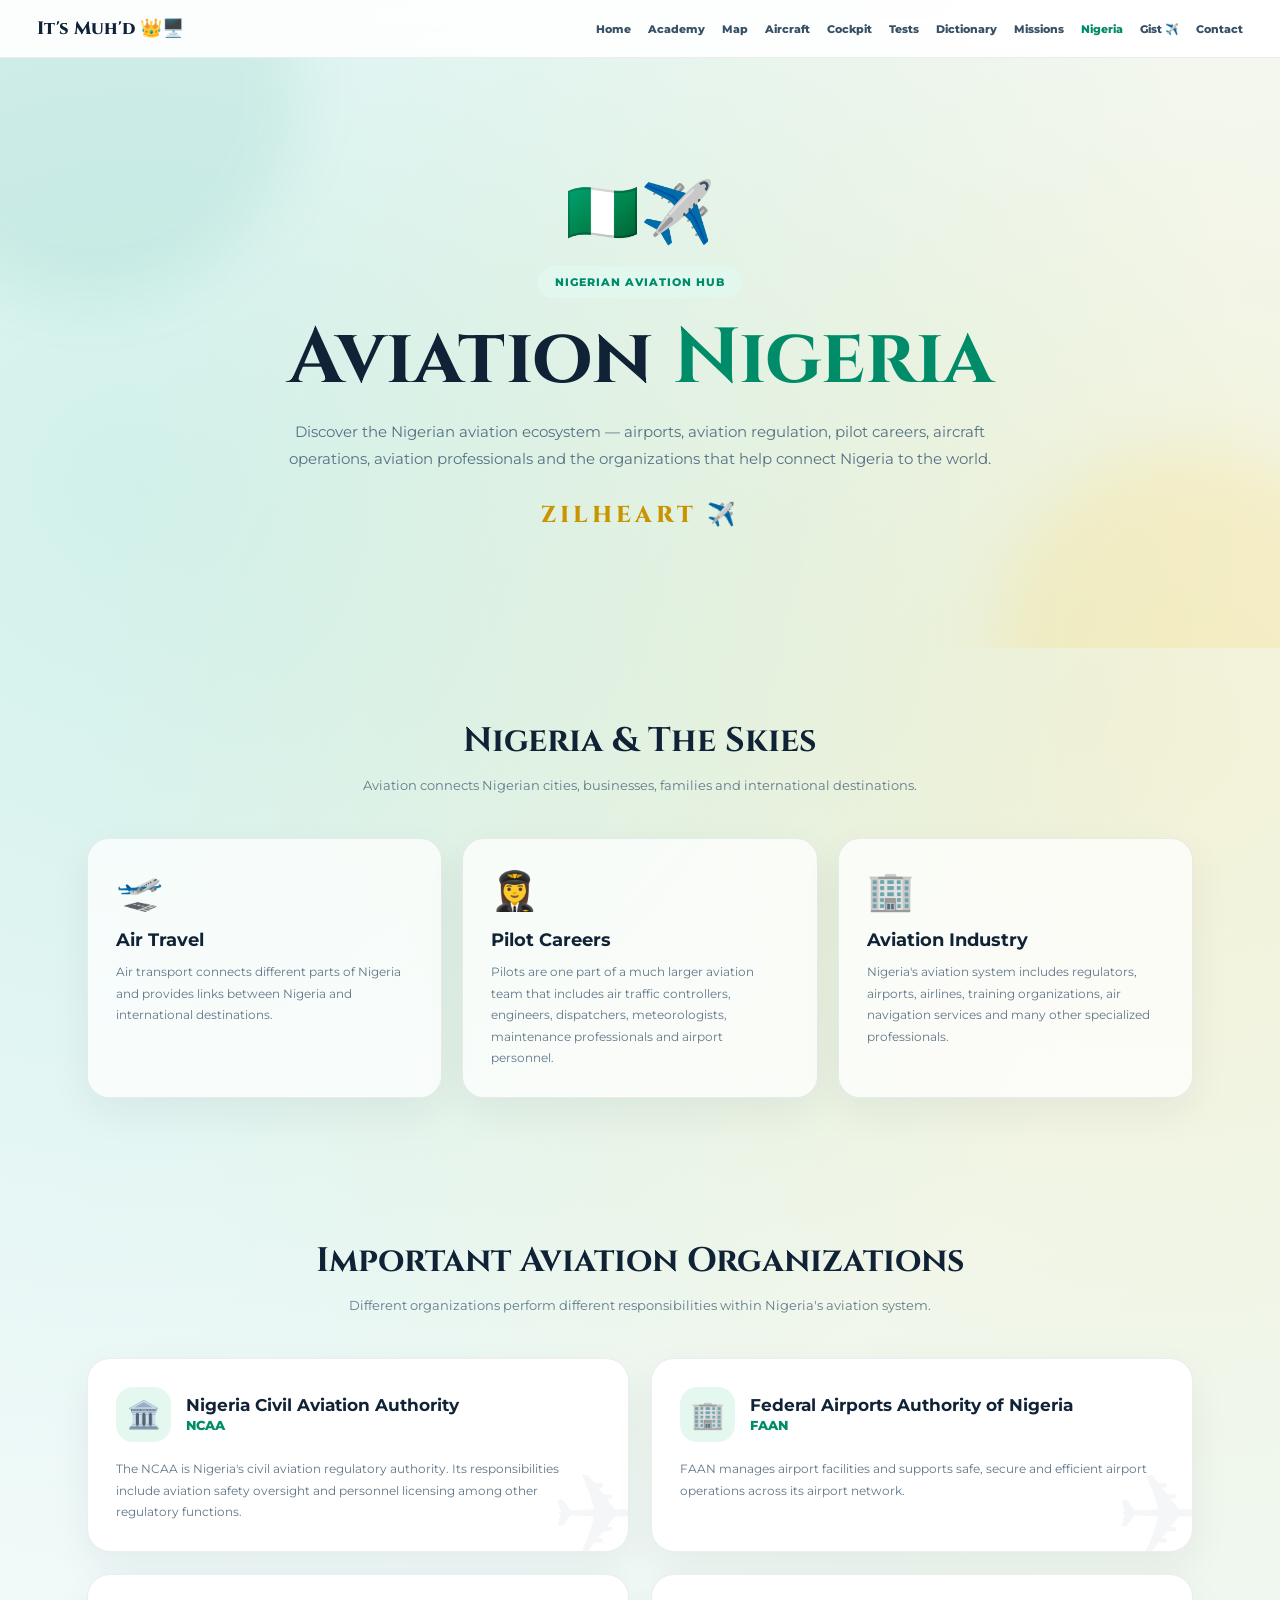
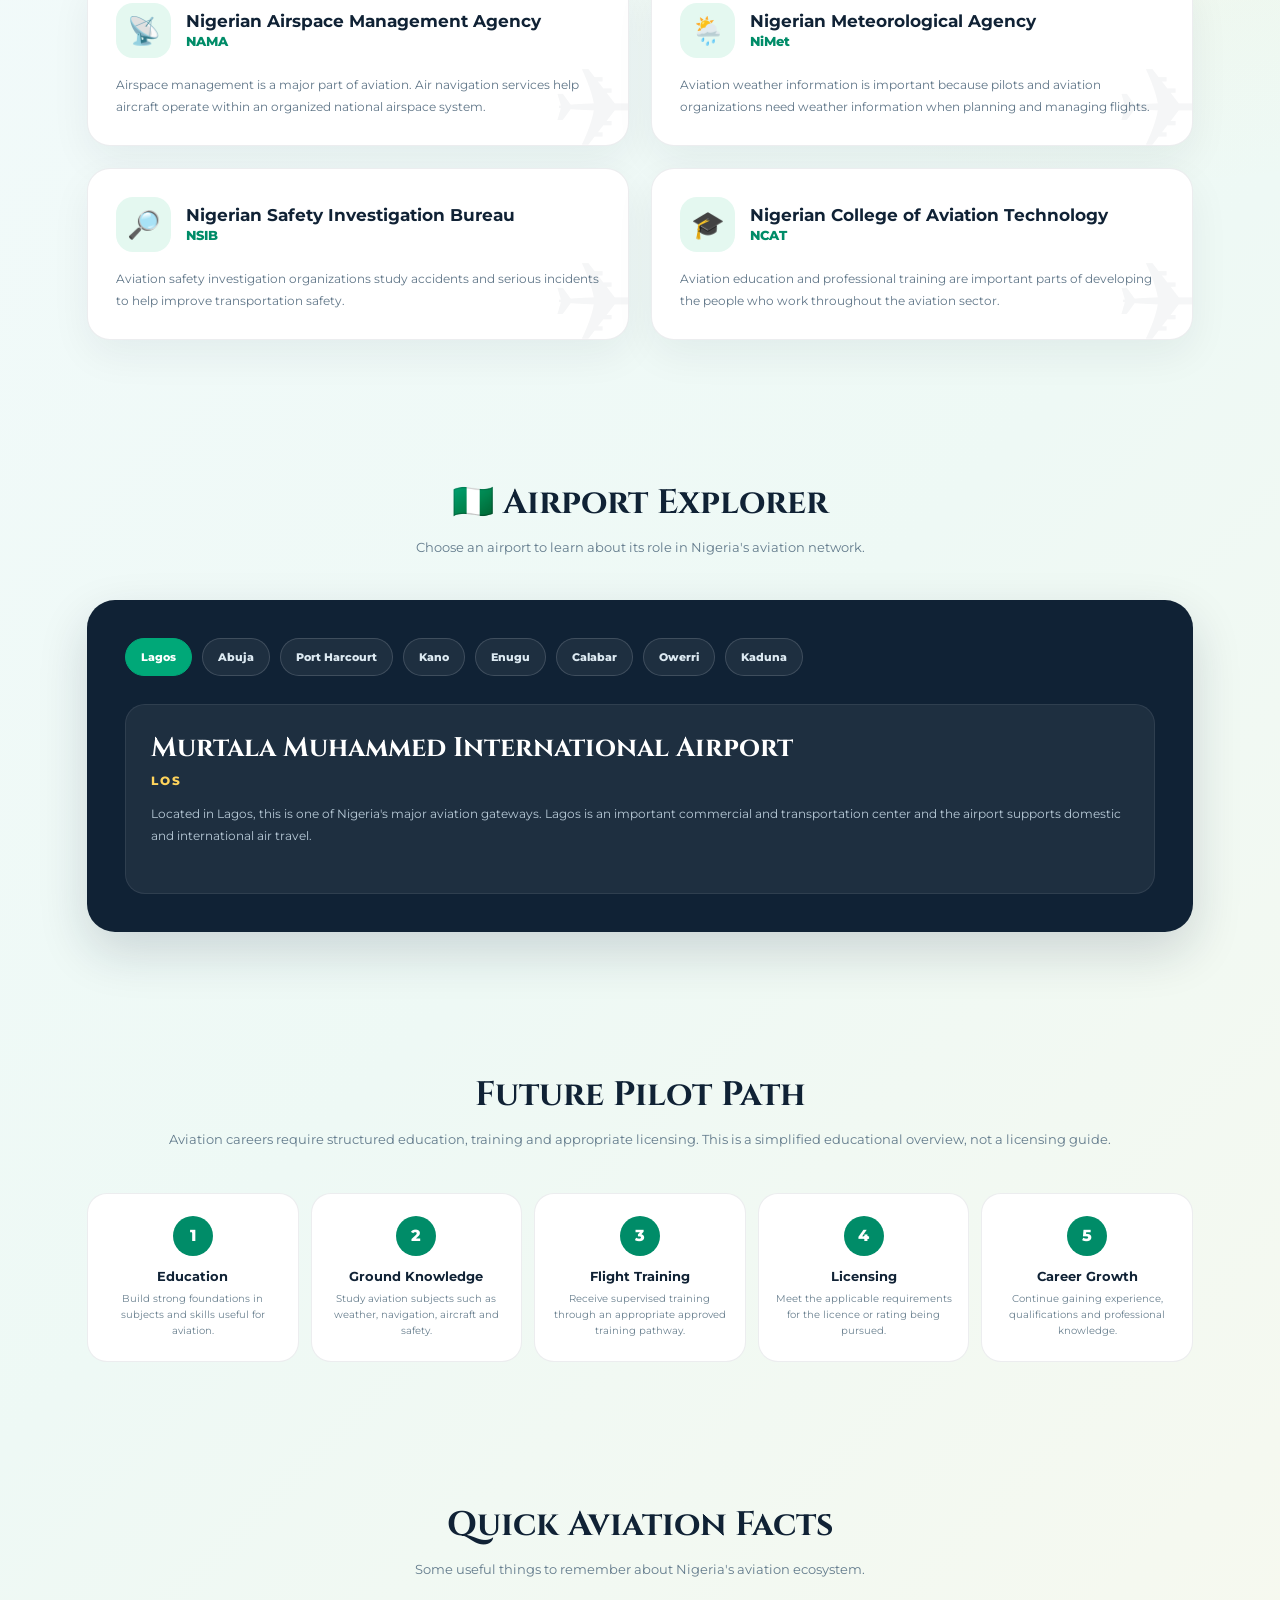
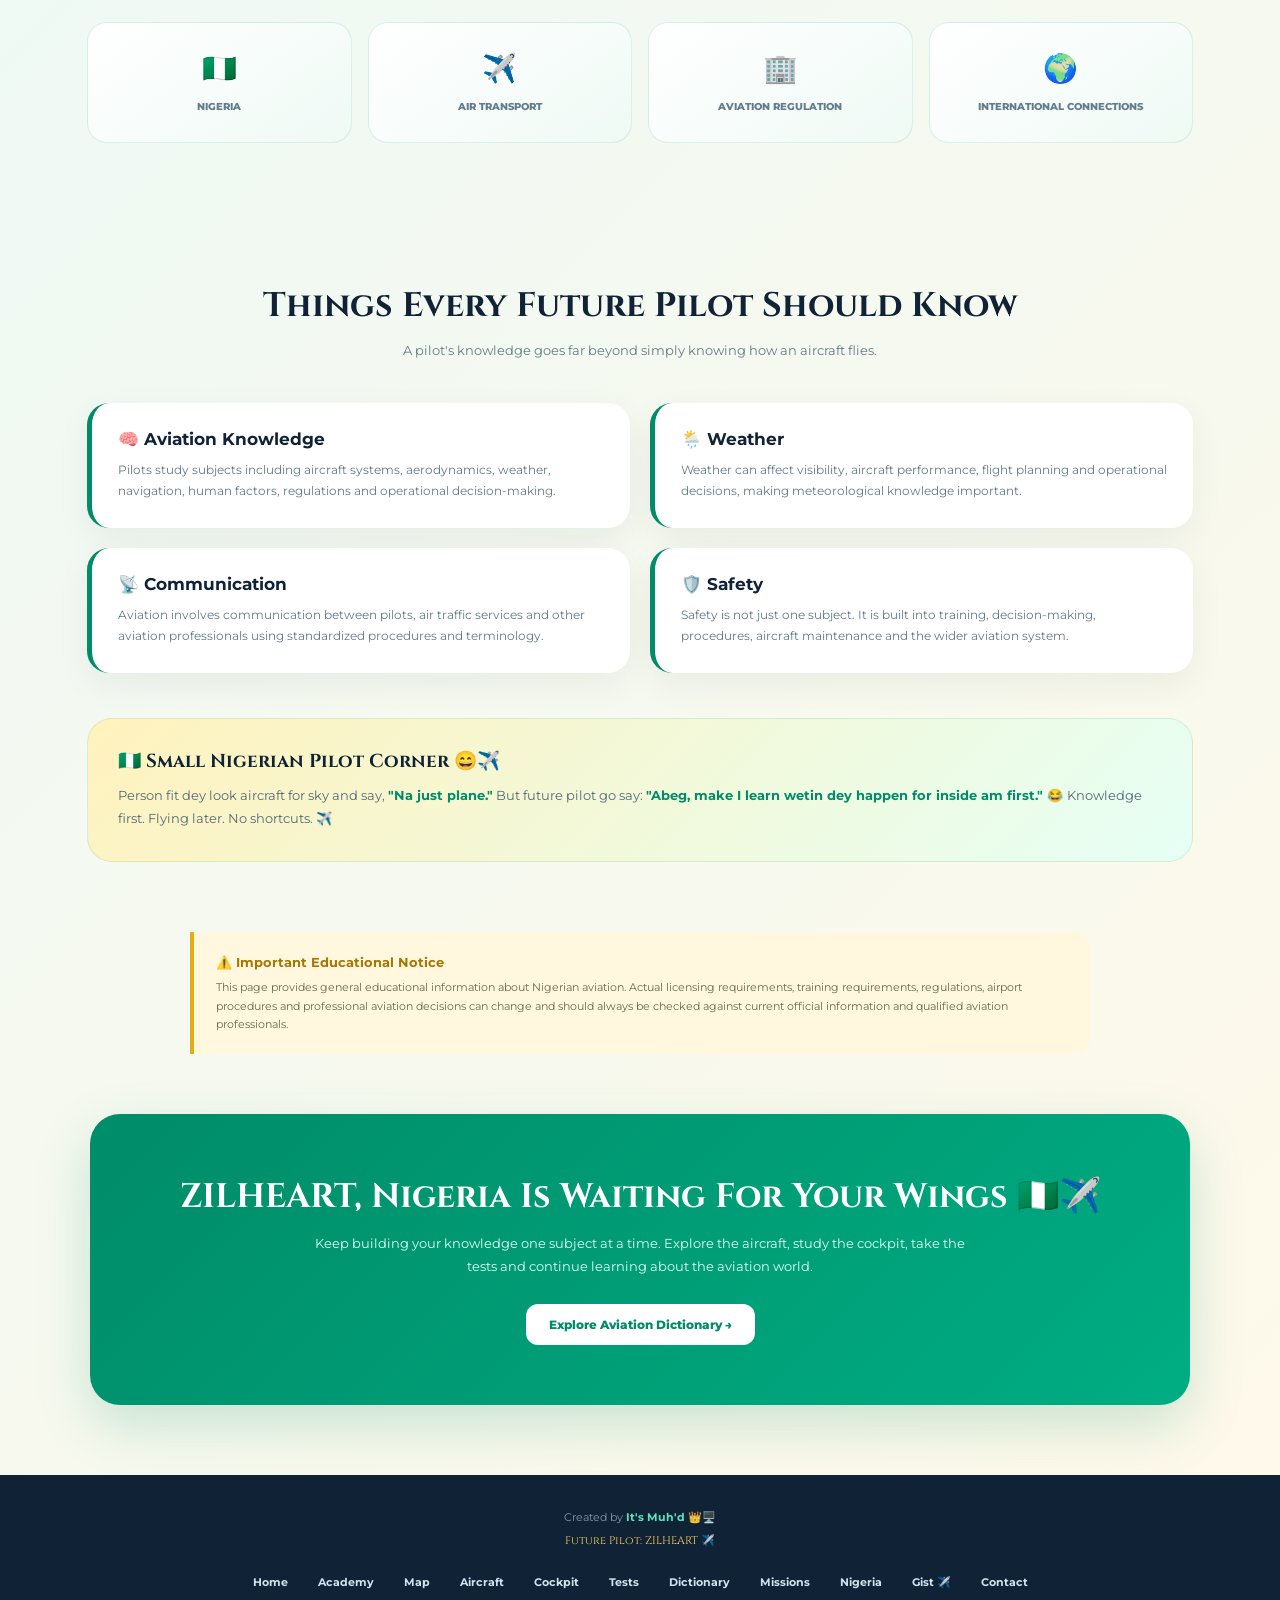
<file: nigeria.html>
<!DOCTYPE html>
<html lang="en">
<head>
<meta charset="UTF-8">
<meta name="viewport" content="width=device-width, initial-scale=1.0">

<title>Nigerian Aviation | Future Pilot Academy</title>

<link rel="preconnect" href="https://fonts.googleapis.com">
<link rel="preconnect" href="https://fonts.gstatic.com" crossorigin>

<link href="https://fonts.googleapis.com/css2?family=Cinzel:wght@500;600;700;800&family=Montserrat:wght@400;500;600;700;800&display=swap" rel="stylesheet">

<!-- =========================
     GOOGLE ANALYTICS
========================= -->

<script async src="https://www.googletagmanager.com/gtag/js?id=G-9QWF7YCP3J"></script>

<script>
window.dataLayer = window.dataLayer || [];

function gtag() {
    dataLayer.push(arguments);
}

gtag("js", new Date());

gtag("config", "G-9QWF7YCP3J");
</script>

<style>

*{
    margin:0;
    padding:0;
    box-sizing:border-box;
}

html{
    scroll-behavior:smooth;
}

body{
    font-family:'Montserrat',sans-serif;
    color:#102235;
    background:
        radial-gradient(circle at 10% 10%,rgba(0,180,120,.14),transparent 25%),
        radial-gradient(circle at 90% 15%,rgba(255,205,60,.18),transparent 25%),
        linear-gradient(135deg,#f5fbff,#eef9f5 50%,#fff9e9);
    overflow-x:hidden;
}

/* NAVIGATION */

nav{
    position:sticky;
    top:0;
    z-index:1000;
    background:rgba(255,255,255,.9);
    backdrop-filter:blur(15px);
    border-bottom:1px solid rgba(16,34,53,.08);
}

.nav-container{
    max-width:1250px;
    margin:auto;
    padding:16px 22px;
    display:flex;
    justify-content:space-between;
    align-items:center;
}

.logo{
    text-decoration:none;
    color:#102235;
    font-family:'Cinzel',serif;
    font-size:18px;
    font-weight:800;
}

.logo span{
    color:#008c68;
}

.nav-links{
    display:flex;
    gap:17px;
    align-items:center;
}

.nav-links a{
    text-decoration:none;
    color:#395166;
    font-size:11px;
    font-weight:800;
    transition:.3s;
}

.nav-links a:hover,
.nav-links a.active{
    color:#008c68;
}

.menu-btn{
    display:none;
    border:0;
    background:none;
    font-size:28px;
    cursor:pointer;
    color:#102235;
}

/* HERO */

.hero{
    min-height:590px;
    display:flex;
    align-items:center;
    justify-content:center;
    text-align:center;
    padding:90px 22px;
    position:relative;
    overflow:hidden;
}

.hero::before{
    content:"";
    position:absolute;
    width:420px;
    height:420px;
    border-radius:50%;
    background:rgba(0,140,104,.08);
    top:-180px;
    left:-120px;
    filter:blur(30px);
}

.hero::after{
    content:"";
    position:absolute;
    width:380px;
    height:380px;
    border-radius:50%;
    background:rgba(255,205,60,.14);
    bottom:-180px;
    right:-100px;
    filter:blur(30px);
}

.hero-content{
    max-width:900px;
    position:relative;
    z-index:2;
}

.flag{
    font-size:60px;
    margin-bottom:18px;
    animation:float 3s ease-in-out infinite;
}

@keyframes float{

    0%,100%{
        transform:translateY(0);
    }

    50%{
        transform:translateY(-10px);
    }

}

.hero-badge{
    display:inline-block;
    padding:9px 17px;
    border-radius:30px;
    background:#e2f8ef;
    color:#008c68;
    font-size:11px;
    font-weight:800;
    letter-spacing:1px;
    margin-bottom:20px;
}

.hero h1{
    font-family:'Cinzel',serif;
    font-size:clamp(40px,7vw,78px);
    line-height:1.05;
    margin-bottom:18px;
}

.hero h1 span{
    color:#008c68;
}

.hero p{
    max-width:750px;
    margin:auto;
    color:#557083;
    line-height:1.8;
    font-size:15px;
}

.zilheart{
    margin-top:28px;
    font-family:'Cinzel',serif;
    font-size:23px;
    font-weight:800;
    letter-spacing:4px;
    color:#c89400;
    animation:float 3s ease-in-out infinite;
}

/* SECTION */

.section{
    max-width:1150px;
    margin:auto;
    padding:70px 22px;
}

.section-title{
    text-align:center;
    margin-bottom:42px;
}

.section-title h2{
    font-family:'Cinzel',serif;
    font-size:34px;
    color:#102235;
    margin-bottom:10px;
}

.section-title p{
    color:#637b8c;
    font-size:13px;
    line-height:1.7;
}

/* INTRO CARDS */

.intro-grid{
    display:grid;
    grid-template-columns:repeat(3,1fr);
    gap:20px;
}

.intro-card{
    padding:28px;
    border-radius:22px;
    background:rgba(255,255,255,.75);
    border:1px solid rgba(16,34,53,.08);
    box-shadow:0 15px 40px rgba(16,34,53,.06);
    transition:.35s;
}

.intro-card:hover{
    transform:translateY(-7px);
}

.intro-icon{
    font-size:38px;
    margin-bottom:15px;
}

.intro-card h3{
    font-size:18px;
    margin-bottom:10px;
}

.intro-card p{
    color:#617789;
    line-height:1.8;
    font-size:12px;
}

/* ORGANIZATIONS */

.org-grid{
    display:grid;
    grid-template-columns:repeat(2,1fr);
    gap:22px;
}

.org-card{
    padding:28px;
    border-radius:23px;
    background:white;
    border:1px solid rgba(16,34,53,.08);
    box-shadow:0 15px 40px rgba(16,34,53,.06);
    position:relative;
    overflow:hidden;
}

.org-card::after{
    content:"✈";
    position:absolute;
    right:-15px;
    bottom:-30px;
    font-size:110px;
    opacity:.04;
}

.org-top{
    display:flex;
    align-items:center;
    gap:15px;
    margin-bottom:16px;
}

.org-icon{
    width:55px;
    height:55px;
    display:grid;
    place-items:center;
    border-radius:17px;
    background:#e4f8f0;
    font-size:27px;
}

.org-card h3{
    font-size:17px;
}

.org-card small{
    color:#008c68;
    font-weight:800;
}

.org-card p{
    color:#607688;
    font-size:12px;
    line-height:1.8;
}

/* AIRPORT EXPLORER */

.airport-box{
    background:#102235;
    border-radius:28px;
    padding:38px;
    color:white;
    box-shadow:0 20px 50px rgba(16,34,53,.16);
}

.airport-buttons{
    display:flex;
    flex-wrap:wrap;
    gap:10px;
    margin-bottom:28px;
}

.airport-btn{
    border:1px solid rgba(255,255,255,.15);
    background:rgba(255,255,255,.06);
    color:#dce9f1;
    padding:11px 15px;
    border-radius:25px;
    cursor:pointer;
    font-family:inherit;
    font-size:11px;
    font-weight:800;
    transition:.3s;
}

.airport-btn:hover,
.airport-btn.active{
    background:#00a878;
    border-color:#00a878;
    color:white;
}

.airport-info{
    min-height:190px;
    padding:25px;
    border-radius:20px;
    background:rgba(255,255,255,.06);
    border:1px solid rgba(255,255,255,.08);
}

.airport-info h3{
    font-family:'Cinzel',serif;
    font-size:27px;
    margin-bottom:7px;
}

.airport-code{
    color:#ffd45c;
    font-weight:800;
    letter-spacing:2px;
    font-size:12px;
    margin-bottom:15px;
}

.airport-info p{
    color:#b8cad7;
    line-height:1.8;
    font-size:12px;
}

/* CAREER PATH */

.path{
    display:grid;
    grid-template-columns:repeat(5,1fr);
    gap:12px;
}

.step{
    padding:22px 15px;
    text-align:center;
    border-radius:20px;
    background:white;
    border:1px solid rgba(16,34,53,.08);
    position:relative;
}

.step-number{
    width:40px;
    height:40px;
    display:grid;
    place-items:center;
    margin:0 auto 12px;
    border-radius:50%;
    background:#008c68;
    color:white;
    font-weight:800;
}

.step h4{
    font-size:13px;
    margin-bottom:7px;
}

.step p{
    color:#6b8190;
    font-size:10px;
    line-height:1.6;
}

/* FACTS */

.facts{
    display:grid;
    grid-template-columns:repeat(4,1fr);
    gap:16px;
}

.fact{
    padding:28px 15px;
    text-align:center;
    border-radius:20px;
    background:linear-gradient(145deg,#ffffff,#effaf5);
    border:1px solid rgba(0,140,104,.12);
}

.fact strong{
    display:block;
    color:#008c68;
    font-family:'Cinzel',serif;
    font-size:28px;
    margin-bottom:7px;
}

.fact span{
    color:#657c8d;
    font-size:10px;
    font-weight:800;
}

/* PLAIN KNOWLEDGE */

.knowledge{
    display:grid;
    grid-template-columns:repeat(2,1fr);
    gap:20px;
}

.knowledge-card{
    padding:26px;
    border-radius:22px;
    background:white;
    border-left:5px solid #008c68;
    box-shadow:0 12px 35px rgba(16,34,53,.06);
}

.knowledge-card h3{
    font-size:17px;
    margin-bottom:10px;
}

.knowledge-card p{
    color:#63798a;
    font-size:12px;
    line-height:1.8;
}

/* PIDGIN */

.pidgin{
    margin-top:45px;
    padding:30px;
    border-radius:25px;
    background:
        linear-gradient(135deg,#fff2bd,#e6fff5);
    border:1px solid rgba(0,140,104,.12);
}

.pidgin h3{
    font-family:'Cinzel',serif;
    margin-bottom:10px;
}

.pidgin p{
    color:#536b76;
    font-size:13px;
    line-height:1.8;
}

.pidgin strong{
    color:#008c68;
}

/* NOTICE */

.notice{
    max-width:900px;
    margin:0 auto 60px;
    padding:20px 22px;
    background:#fff8df;
    border-left:4px solid #e3ad18;
    border-radius:0 15px 15px 0;
}

.notice strong{
    color:#a67700;
    font-size:13px;
}

.notice p{
    color:#6e6650;
    font-size:11px;
    line-height:1.7;
    margin-top:7px;
}

/* CTA */

.cta{
    max-width:1100px;
    margin:20px auto 70px;
    padding:60px 25px;
    text-align:center;
    border-radius:30px;
    background:
        linear-gradient(135deg,#008c68,#00ad83);
    color:white;
    box-shadow:0 20px 55px rgba(0,140,104,.2);
}

.cta h2{
    font-family:'Cinzel',serif;
    font-size:34px;
    margin-bottom:12px;
}

.cta p{
    max-width:650px;
    margin:auto auto 25px;
    color:#ddfff4;
    font-size:13px;
    line-height:1.8;
}

.cta a{
    display:inline-block;
    padding:13px 23px;
    border-radius:12px;
    background:white;
    color:#008c68;
    text-decoration:none;
    font-size:12px;
    font-weight:800;
}

/* FOOTER */

footer{
    text-align:center;
    padding:35px 22px;
    background:#102235;
    color:#8298a8;
    font-size:11px;
}

footer strong{
    color:#5ce3bb;
}

.footer-pilot{
    margin-top:9px;
    color:#ffd45c;
    font-family:'Cinzel',serif;
}

.footer-links{
    margin-top:20px;
    display:flex;
    justify-content:center;
    flex-wrap:wrap;
    gap:10px;
}

.footer-links a{
    color:#cfe3ee;
    text-decoration:none;
    font-size:11px;
    font-weight:700;
    padding:7px 10px;
    border-radius:10px;
    transition:.25s;
}

.footer-links a:hover{
    background:#008c68;
    color:white;
}

/* MOBILE */

@media(max-width:950px){

    .nav-links{
        position:absolute;
        left:0;
        right:0;
        top:70px;
        display:none;
        flex-direction:column;
        padding:20px;
        background:white;
        border-bottom:1px solid rgba(16,34,53,.08);
    }

    .nav-links.show{
        display:flex;
    }

    .menu-btn{
        display:block;
    }

    .intro-grid{
        grid-template-columns:1fr;
    }

    .org-grid{
        grid-template-columns:1fr;
    }

    .path{
        grid-template-columns:repeat(2,1fr);
    }

    .facts{
        grid-template-columns:repeat(2,1fr);
    }

    .knowledge{
        grid-template-columns:1fr;
    }
}

@media(max-width:600px){

    .hero{
        min-height:520px;
        padding-top:65px;
    }

    .flag{
        font-size:48px;
    }

    .hero h1{
        font-size:42px;
    }

    .airport-box{
        padding:23px;
    }

    .airport-info{
        padding:20px;
    }

    .path{
        grid-template-columns:1fr;
    }

    .facts{
        grid-template-columns:1fr 1fr;
    }

    .cta h2{
        font-size:27px;
    }
}

</style>
</head>

<body>


<!-- NAVIGATION -->

<nav>

<div class="nav-container">

<a href="index.html" class="logo">
It's Muh'd <span>👑🖥️</span>
</a>

<button class="menu-btn" onclick="toggleMenu()">☰</button>

<div class="nav-links" id="navLinks">

<a href="index.html">Home</a>
<a href="academy.html">Academy</a>
<a href="map.html">Map</a>
<a href="aircraft.html">Aircraft</a>
<a href="cockpit.html">Cockpit</a>
<a href="tests.html">Tests</a>
<a href="dictionary.html">Dictionary</a>
<a href="missions.html">Missions</a>
<a href="nigeria.html" class="active">Nigeria</a>
<a href="gist.html">Gist ✈️</a>
<a href="contact.html">Contact</a>

</div>

</div>

</nav>


<!-- HERO -->

<header class="hero">

<div class="hero-content">

<div class="flag">🇳🇬✈️</div>

<div class="hero-badge">
NIGERIAN AVIATION HUB
</div>

<h1>
Aviation <span>Nigeria</span>
</h1>

<p>
Discover the Nigerian aviation ecosystem — airports, aviation
regulation, pilot careers, aircraft operations, aviation
professionals and the organizations that help connect Nigeria
to the world.
</p>

<div class="zilheart">
ZILHEART ✈️
</div>

</div>

</header>


<!-- INTRO -->

<section class="section">

<div class="section-title">

<h2>Nigeria & The Skies</h2>

<p>
Aviation connects Nigerian cities, businesses, families and
international destinations.
</p>

</div>


<div class="intro-grid">

<div class="intro-card">

<div class="intro-icon">🛫</div>

<h3>Air Travel</h3>

<p>
Air transport connects different parts of Nigeria and provides
links between Nigeria and international destinations.
</p>

</div>


<div class="intro-card">

<div class="intro-icon">👩‍✈️</div>

<h3>Pilot Careers</h3>

<p>
Pilots are one part of a much larger aviation team that includes
air traffic controllers, engineers, dispatchers, meteorologists,
maintenance professionals and airport personnel.
</p>

</div>


<div class="intro-card">

<div class="intro-icon">🏢</div>

<h3>Aviation Industry</h3>

<p>
Nigeria's aviation system includes regulators, airports,
airlines, training organizations, air navigation services and
many other specialized professionals.
</p>

</div>

</div>

</section>


<!-- ORGANIZATIONS -->

<section class="section">

<div class="section-title">

<h2>Important Aviation Organizations</h2>

<p>
Different organizations perform different responsibilities within
Nigeria's aviation system.
</p>

</div>


<div class="org-grid">


<div class="org-card">

<div class="org-top">

<div class="org-icon">
🏛️
</div>

<div>

<h3>Nigeria Civil Aviation Authority</h3>

<small>NCAA</small>

</div>

</div>

<p>
The NCAA is Nigeria's civil aviation regulatory authority. Its
responsibilities include aviation safety oversight and personnel
licensing among other regulatory functions.
</p>

</div>


<div class="org-card">

<div class="org-top">

<div class="org-icon">
🏢
</div>

<div>

<h3>Federal Airports Authority of Nigeria</h3>

<small>FAAN</small>

</div>

</div>

<p>
FAAN manages airport facilities and supports safe, secure and
efficient airport operations across its airport network.
</p>

</div>


<div class="org-card">

<div class="org-top">

<div class="org-icon">
📡
</div>

<div>

<h3>Nigerian Airspace Management Agency</h3>

<small>NAMA</small>

</div>

</div>

<p>
Airspace management is a major part of aviation. Air navigation
services help aircraft operate within an organized national
airspace system.
</p>

</div>


<div class="org-card">

<div class="org-top">

<div class="org-icon">
🌦️
</div>

<div>

<h3>Nigerian Meteorological Agency</h3>

<small>NiMet</small>

</div>

</div>

<p>
Aviation weather information is important because pilots and
aviation organizations need weather information when planning
and managing flights.
</p>

</div>


<div class="org-card">

<div class="org-top">

<div class="org-icon">
🔎
</div>

<div>

<h3>Nigerian Safety Investigation Bureau</h3>

<small>NSIB</small>

</div>

</div>

<p>
Aviation safety investigation organizations study accidents and
serious incidents to help improve transportation safety.
</p>

</div>


<div class="org-card">

<div class="org-top">

<div class="org-icon">
🎓
</div>

<div>

<h3>Nigerian College of Aviation Technology</h3>

<small>NCAT</small>

</div>

</div>

<p>
Aviation education and professional training are important parts
of developing the people who work throughout the aviation sector.
</p>

</div>


</div>

</section>


<!-- AIRPORT EXPLORER -->

<section class="section">

<div class="section-title">

<h2>🇳🇬 Airport Explorer</h2>

<p>
Choose an airport to learn about its role in Nigeria's aviation network.
</p>

</div>


<div class="airport-box">

<div class="airport-buttons">

<button class="airport-btn active"
onclick="showAirport('lagos',this)">
Lagos
</button>

<button class="airport-btn"
onclick="showAirport('abuja',this)">
Abuja
</button>

<button class="airport-btn"
onclick="showAirport('portharcourt',this)">
Port Harcourt
</button>

<button class="airport-btn"
onclick="showAirport('kano',this)">
Kano
</button>

<button class="airport-btn"
onclick="showAirport('enugu',this)">
Enugu
</button>

<button class="airport-btn"
onclick="showAirport('calabar',this)">
Calabar
</button>

<button class="airport-btn"
onclick="showAirport('owerri',this)">
Owerri
</button>

<button class="airport-btn"
onclick="showAirport('kaduna',this)">
Kaduna
</button>

</div>


<div class="airport-info">

<h3 id="airportName">
Murtala Muhammed International Airport
</h3>

<div class="airport-code" id="airportCode">
LOS
</div>

<p id="airportDescription">

Located in Lagos, this is one of Nigeria's major aviation gateways.
Lagos is an important commercial and transportation center and
the airport supports domestic and international air travel.

</p>

</div>

</div>

</section>


<!-- CAREER PATH -->

<section class="section">

<div class="section-title">

<h2>Future Pilot Path</h2>

<p>
Aviation careers require structured education, training and appropriate
licensing. This is a simplified educational overview, not a licensing guide.
</p>

</div>


<div class="path">


<div class="step">

<div class="step-number">1</div>

<h4>Education</h4>

<p>
Build strong foundations in subjects and skills useful for aviation.
</p>

</div>


<div class="step">

<div class="step-number">2</div>

<h4>Ground Knowledge</h4>

<p>
Study aviation subjects such as weather, navigation, aircraft and safety.
</p>

</div>


<div class="step">

<div class="step-number">3</div>

<h4>Flight Training</h4>

<p>
Receive supervised training through an appropriate approved training pathway.
</p>

</div>


<div class="step">

<div class="step-number">4</div>

<h4>Licensing</h4>

<p>
Meet the applicable requirements for the licence or rating being pursued.
</p>

</div>


<div class="step">

<div class="step-number">5</div>

<h4>Career Growth</h4>

<p>
Continue gaining experience, qualifications and professional knowledge.
</p>

</div>


</div>

</section>


<!-- FACTS -->

<section class="section">

<div class="section-title">

<h2>Quick Aviation Facts</h2>

<p>
Some useful things to remember about Nigeria's aviation ecosystem.
</p>

</div>


<div class="facts">

<div class="fact">

<strong>🇳🇬</strong>

<span>NIGERIA</span>

</div>


<div class="fact">

<strong>✈️</strong>

<span>AIR TRANSPORT</span>

</div>


<div class="fact">

<strong>🏢</strong>

<span>AVIATION REGULATION</span>

</div>


<div class="fact">

<strong>🌍</strong>

<span>INTERNATIONAL CONNECTIONS</span>

</div>

</div>

</section>


<!-- KNOWLEDGE -->

<section class="section">

<div class="section-title">

<h2>Things Every Future Pilot Should Know</h2>

<p>
A pilot's knowledge goes far beyond simply knowing how an aircraft flies.
</p>

</div>


<div class="knowledge">


<div class="knowledge-card">

<h3>🧠 Aviation Knowledge</h3>

<p>
Pilots study subjects including aircraft systems, aerodynamics,
weather, navigation, human factors, regulations and operational
decision-making.
</p>

</div>


<div class="knowledge-card">

<h3>🌦️ Weather</h3>

<p>
Weather can affect visibility, aircraft performance, flight planning
and operational decisions, making meteorological knowledge important.
</p>

</div>


<div class="knowledge-card">

<h3>📡 Communication</h3>

<p>
Aviation involves communication between pilots, air traffic services
and other aviation professionals using standardized procedures and
terminology.
</p>

</div>


<div class="knowledge-card">

<h3>🛡️ Safety</h3>

<p>
Safety is not just one subject. It is built into training,
decision-making, procedures, aircraft maintenance and the wider
aviation system.
</p>

</div>


</div>


<div class="pidgin">

<h3>🇳🇬 Small Nigerian Pilot Corner 😄✈️</h3>

<p>
Person fit dey look aircraft for sky and say,
<strong>"Na just plane."</strong>

But future pilot go say:

<strong>
"Abeg, make I learn wetin dey happen for inside am first." 😂
</strong>

Knowledge first. Flying later. No shortcuts. ✈️
</p>

</div>

</section>


<!-- NOTICE -->

<div class="notice">

<strong>⚠️ Important Educational Notice</strong>

<p>
This page provides general educational information about Nigerian aviation.
Actual licensing requirements, training requirements, regulations, airport
procedures and professional aviation decisions can change and should always
be checked against current official information and qualified aviation
professionals.
</p>

</div>


<!-- CTA -->

<section class="cta">

<h2>
ZILHEART, Nigeria Is Waiting For Your Wings 🇳🇬✈️
</h2>

<p>
Keep building your knowledge one subject at a time. Explore the aircraft,
study the cockpit, take the tests and continue learning about the aviation
world.
</p>

<a href="dictionary.html">
Explore Aviation Dictionary →
</a>

</section>


<!-- FOOTER -->

<footer>

<div>
Created by <strong>It's Muh'd 👑🖥️</strong>
</div>

<div class="footer-pilot">
Future Pilot: ZILHEART ✈️
</div>

<div class="footer-links">

<a href="index.html">Home</a>
<a href="academy.html">Academy</a>
<a href="map.html">Map</a>
<a href="aircraft.html">Aircraft</a>
<a href="cockpit.html">Cockpit</a>
<a href="tests.html">Tests</a>
<a href="dictionary.html">Dictionary</a>
<a href="missions.html">Missions</a>
<a href="nigeria.html">Nigeria</a>
<a href="gist.html">Gist ✈️</a>
<a href="contact.html">Contact</a>

</div>

</footer>


<script>

/* =========================
   MOBILE NAVIGATION
========================= */

function toggleMenu(){

document
.getElementById("navLinks")
.classList
.toggle("show");

}


/* =========================
   AIRPORT DATABASE
========================= */

const airports = {

lagos:{
name:"Murtala Muhammed International Airport",
code:"LOS",
description:
"Located in Lagos, this is one of Nigeria's major aviation gateways. Lagos is an important commercial and transportation center and the airport supports domestic and international air travel."
},

abuja:{
name:"Nnamdi Azikiwe International Airport",
code:"ABV",
description:
"Located in Nigeria's Federal Capital Territory, the airport serves Abuja and is an important gateway for government, business, domestic and international travel."
},

portharcourt:{
name:"Port Harcourt International Airport",
code:"PHC",
description:
"Located in Rivers State, the airport serves the Port Harcourt area and is an important aviation gateway for the Niger Delta region."
},

kano:{
name:"Mallam Aminu Kano International Airport",
code:"KAN",
description:
"Located in Kano, this airport serves northern Nigeria and has an important role in regional and international connectivity."
},

enugu:{
name:"Akanu Ibiam International Airport",
code:"ENU",
description:
"Located in Enugu, the airport serves the southeastern part of Nigeria and supports regional air transportation."
},

calabar:{
name:"Margaret Ekpo International Airport",
code:"CBQ",
description:
"Located in Calabar, Cross River State, the airport supports air connectivity for the city and surrounding region."
},

owerri:{
name:"Sam Mbakwe International Cargo Airport",
code:"QOW",
description:
"Located near Owerri in Imo State, the airport serves the southeastern region and supports passenger and aviation connectivity."
},

kaduna:{
name:"Kaduna International Airport",
code:"KAD",
description:
"Located in Kaduna State, the airport is part of Nigeria's aviation network and serves the Kaduna area."
}

};


/* =========================
   AIRPORT DISPLAY
========================= */

function showAirport(city,button){

const airport = airports[city];

document
.querySelectorAll(".airport-btn")
.forEach(btn=>{
btn.classList.remove("active");
});

button.classList.add("active");

document
.getElementById("airportName")
.textContent =
airport.name;

document
.getElementById("airportCode")
.textContent =
airport.code;

document
.getElementById("airportDescription")
.textContent =
airport.description;

}


/* =========================
   CLOSE MOBILE MENU
========================= */

document
.querySelectorAll(".nav-links a")
.forEach(link=>{

link.addEventListener("click",()=>{

document
.getElementById("navLinks")
.classList
.remove("show");

});

});

</script>

</body>
</html>
</file>
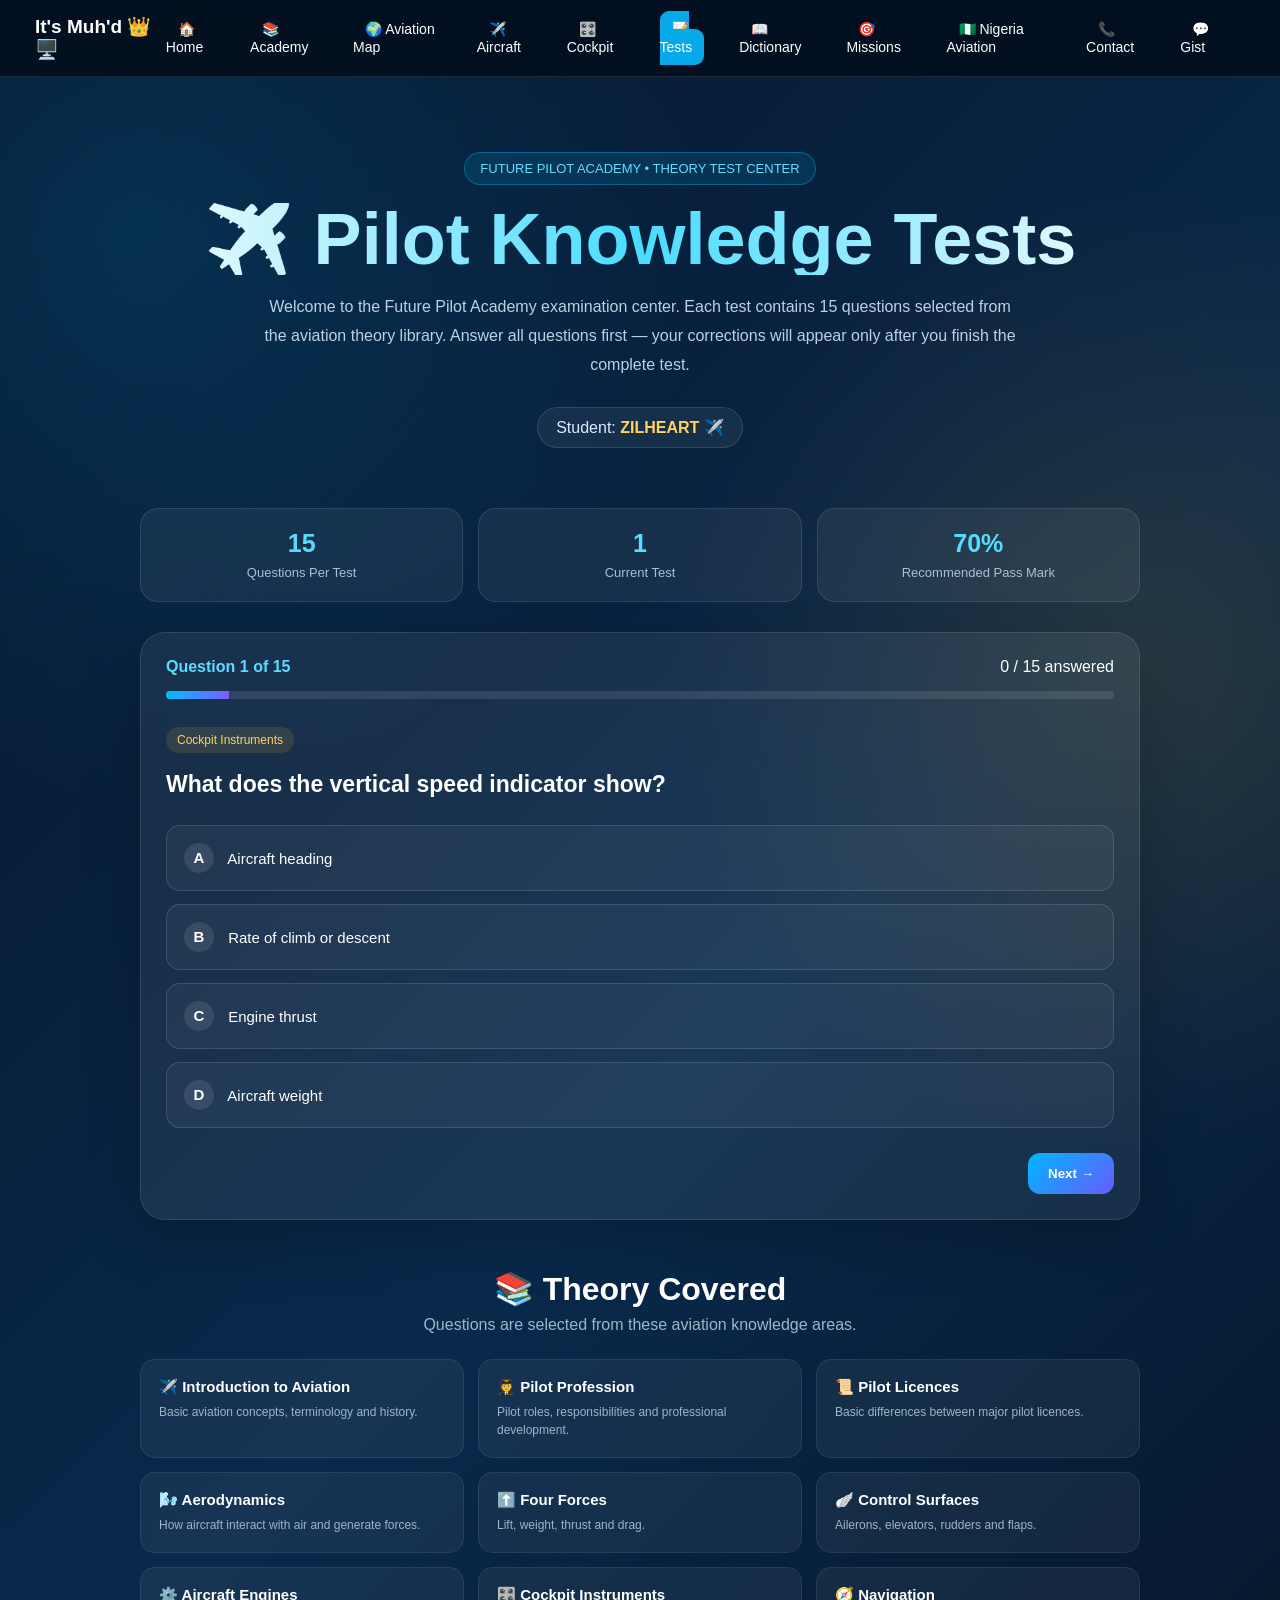
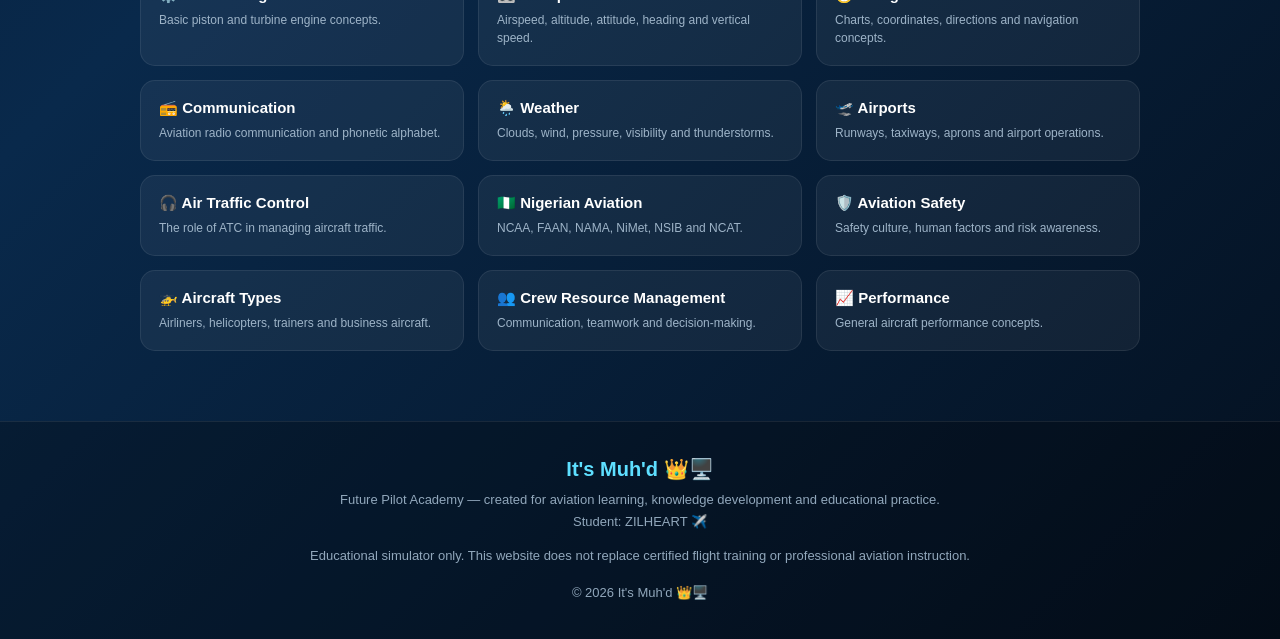
<file: test.html>
<!DOCTYPE html>
<html lang="en">
<head>
<meta charset="UTF-8">
<meta name="viewport" content="width=device-width, initial-scale=1.0">

<title>Future Pilot Academy — Tests</title>

<!-- =========================
     GOOGLE ANALYTICS
========================= -->

<script async src="https://www.googletagmanager.com/gtag/js?id=G-9QWF7YCP3J"></script>

<script>
    window.dataLayer = window.dataLayer || [];

    function gtag() {
        dataLayer.push(arguments);
    }

    gtag("js", new Date());

    gtag("config", "G-9QWF7YCP3J");
</script>

<style>
*{
    margin:0;
    padding:0;
    box-sizing:border-box;
}

html{
    scroll-behavior:smooth;
}

body{
    font-family:Arial, Helvetica, sans-serif;
    background:
        radial-gradient(circle at 10% 10%, rgba(0,180,255,.15), transparent 25%),
        radial-gradient(circle at 90% 30%, rgba(255,170,0,.12), transparent 25%),
        linear-gradient(135deg,#06152b,#09294b,#04101f);
    color:#fff;
    min-height:100vh;
    overflow-x:hidden;
}

/* ================= NAVIGATION ================= */

header{
    position:sticky;
    top:0;
    z-index:9999;
    background:rgba(3,15,31,.95);
    backdrop-filter:blur(15px);
    border-bottom:1px solid rgba(255,255,255,.1);
}

.navbar{
    max-width:1250px;
    margin:auto;
    padding:15px 20px;
    display:flex;
    align-items:center;
    justify-content:space-between;
}

.logo{
    text-decoration:none;
    color:#fff;
    font-weight:900;
    font-size:19px;
}

.logo span{
    color:#38d9ff;
}

.menu-btn{
    display:none;
    border:0;
    background:#08a9e8;
    color:white;
    font-size:25px;
    width:45px;
    height:42px;
    border-radius:10px;
    cursor:pointer;
}

.nav-links{
    list-style:none;
    display:flex;
    gap:8px;
    align-items:center;
}

.nav-links a{
    text-decoration:none;
    color:#fff;
    padding:10px 12px;
    border-radius:9px;
    font-size:14px;
    transition:.25s;
}

.nav-links a:hover,
.nav-links a.active{
    background:#08a9e8;
    transform:translateY(-2px);
}

/* MOBILE NAV */

@media(max-width:950px){

    .menu-btn{
        display:block;
    }

    .nav-links{
        position:absolute;
        top:73px;
        left:12px;
        right:12px;
        display:none;
        flex-direction:column;
        align-items:stretch;
        background:rgba(4,18,36,.98);
        border:1px solid rgba(255,255,255,.12);
        border-radius:16px;
        padding:12px;
        box-shadow:0 20px 50px rgba(0,0,0,.5);
    }

    .nav-links.open{
        display:flex;
    }

    .nav-links a{
        display:block;
        text-align:center;
        padding:13px;
    }
}

/* ================= HERO ================= */

.hero{
    max-width:1100px;
    margin:auto;
    padding:75px 20px 40px;
    text-align:center;
}

.badge{
    display:inline-block;
    padding:8px 15px;
    border-radius:30px;
    background:rgba(0,196,255,.12);
    border:1px solid rgba(0,196,255,.35);
    color:#62ddff;
    font-size:13px;
    margin-bottom:18px;
}

.hero h1{
    font-size:clamp(38px,7vw,72px);
    line-height:1;
    margin-bottom:18px;
    background:linear-gradient(90deg,#fff,#49dcff,#fff);
    -webkit-background-clip:text;
    color:transparent;
}

.hero p{
    max-width:760px;
    margin:auto;
    color:#bdd1e5;
    line-height:1.8;
    font-size:16px;
}

.student{
    margin:28px auto 0;
    display:inline-block;
    padding:10px 18px;
    border-radius:30px;
    background:rgba(255,255,255,.06);
    border:1px solid rgba(255,255,255,.12);
    color:#dcecff;
}

.student strong{
    color:#ffd45c;
}

/* ================= MAIN ================= */

.container{
    width:min(1000px,92%);
    margin:auto;
}

.test-info{
    display:grid;
    grid-template-columns:repeat(3,1fr);
    gap:15px;
    margin:20px 0;
}

.info-card{
    background:rgba(255,255,255,.06);
    border:1px solid rgba(255,255,255,.1);
    border-radius:18px;
    padding:20px;
    text-align:center;
}

.info-card strong{
    display:block;
    font-size:25px;
    color:#54ddff;
    margin-bottom:5px;
}

.info-card span{
    color:#a9bfd3;
    font-size:13px;
}

/* ================= TEST BOX ================= */

.test-box{
    background:rgba(255,255,255,.065);
    border:1px solid rgba(255,255,255,.11);
    border-radius:25px;
    padding:25px;
    margin:30px 0 50px;
    box-shadow:0 20px 60px rgba(0,0,0,.2);
}

.test-top{
    display:flex;
    justify-content:space-between;
    gap:15px;
    align-items:center;
    margin-bottom:15px;
}

.question-number{
    color:#5cdbff;
    font-weight:bold;
}

.progress{
    height:8px;
    background:rgba(255,255,255,.1);
    border-radius:20px;
    overflow:hidden;
    margin-bottom:28px;
}

.progress-bar{
    width:0%;
    height:100%;
    background:linear-gradient(90deg,#00bfff,#7c5cff);
    transition:.4s;
}

.topic{
    display:inline-block;
    padding:6px 11px;
    border-radius:20px;
    background:rgba(255,190,60,.12);
    color:#ffd35c;
    font-size:12px;
    margin-bottom:14px;
}

.question{
    font-size:23px;
    line-height:1.5;
    margin-bottom:23px;
}

.options{
    display:grid;
    gap:13px;
}

.option{
    width:100%;
    text-align:left;
    padding:17px;
    border-radius:14px;
    border:1px solid rgba(255,255,255,.12);
    background:rgba(255,255,255,.045);
    color:#fff;
    cursor:pointer;
    font-size:15px;
    transition:.25s;
}

.option:hover{
    border-color:#31d7ff;
    background:rgba(0,190,255,.1);
    transform:translateX(3px);
}

.option.selected{
    border-color:#31d7ff;
    background:rgba(0,190,255,.18);
    box-shadow:0 0 20px rgba(0,190,255,.12);
}

.option-letter{
    display:inline-flex;
    width:30px;
    height:30px;
    align-items:center;
    justify-content:center;
    border-radius:50%;
    background:rgba(255,255,255,.1);
    margin-right:10px;
    font-weight:bold;
}

/* ================= BUTTONS ================= */

.buttons{
    display:flex;
    justify-content:space-between;
    gap:15px;
    margin-top:25px;
}

.btn{
    border:0;
    padding:13px 20px;
    border-radius:12px;
    cursor:pointer;
    font-weight:bold;
    color:#fff;
    background:#078fd0;
    transition:.25s;
}

.btn:hover{
    transform:translateY(-2px);
    filter:brightness(1.12);
}

.btn.secondary{
    background:rgba(255,255,255,.09);
}

.btn.finish{
    background:linear-gradient(135deg,#00b7ff,#665cff);
}

/* ================= RESULT ================= */

.result{
    display:none;
    margin:30px 0 60px;
    background:rgba(255,255,255,.07);
    border:1px solid rgba(255,255,255,.12);
    border-radius:25px;
    padding:30px;
}

.result.show{
    display:block;
}

.result-title{
    text-align:center;
    font-size:34px;
    margin-bottom:10px;
}

.score-circle{
    width:150px;
    height:150px;
    border-radius:50%;
    margin:25px auto;
    display:flex;
    flex-direction:column;
    justify-content:center;
    align-items:center;
    background:radial-gradient(circle,rgba(0,190,255,.2),rgba(0,0,0,.1));
    border:3px solid #35d9ff;
    box-shadow:0 0 35px rgba(0,190,255,.2);
}

.score-circle strong{
    font-size:40px;
}

.score-circle span{
    color:#abc2d7;
}

.result-message{
    text-align:center;
    color:#c7d9e8;
    line-height:1.7;
    margin-bottom:25px;
}

/* ================= WRONG ANSWERS ================= */

.review-title{
    margin:30px 0 15px;
    color:#ffcb5c;
}

.wrong-card{
    background:rgba(255,70,70,.075);
    border:1px solid rgba(255,90,90,.25);
    border-radius:17px;
    padding:20px;
    margin:15px 0;
}

.wrong-card h4{
    color:#ff8b8b;
    margin-bottom:10px;
}

.wrong-question{
    font-size:17px;
    line-height:1.5;
    margin-bottom:15px;
}

.answer-row{
    margin:8px 0;
    padding:10px;
    border-radius:9px;
    background:rgba(255,255,255,.045);
}

.answer-row strong{
    color:#b9d0e4;
}

.your-answer{
    color:#ff8b8b;
}

.correct-answer{
    color:#62e5a4;
}

.correction{
    margin-top:13px;
    padding:13px;
    border-left:3px solid #ffd45c;
    background:rgba(255,210,80,.06);
    color:#d9e5ee;
    line-height:1.7;
}

/* ================= PERFECT ================= */

.perfect{
    text-align:center;
    padding:25px;
    border-radius:16px;
    background:rgba(60,220,140,.08);
    border:1px solid rgba(60,220,140,.25);
    color:#8dffc0;
}

/* ================= TOPICS ================= */

.topics{
    margin:50px 0;
}

.section-title{
    text-align:center;
    margin-bottom:25px;
}

.section-title h2{
    font-size:32px;
    margin-bottom:8px;
}

.section-title p{
    color:#9fb5c9;
}

.topic-grid{
    display:grid;
    grid-template-columns:repeat(3,1fr);
    gap:14px;
}

.topic-card{
    padding:18px;
    border-radius:15px;
    background:rgba(255,255,255,.055);
    border:1px solid rgba(255,255,255,.08);
    transition:.25s;
}

.topic-card:hover{
    transform:translateY(-5px);
    border-color:#36d7ff;
}

.topic-card h3{
    font-size:15px;
    margin-bottom:7px;
}

.topic-card p{
    font-size:12px;
    color:#9eb4c8;
    line-height:1.5;
}

/* ================= FOOTER ================= */

footer{
    margin-top:70px;
    padding:35px 20px;
    text-align:center;
    background:rgba(0,0,0,.25);
    border-top:1px solid rgba(255,255,255,.08);
}

.creator{
    font-size:20px;
    font-weight:bold;
    color:#5edfff;
    margin-bottom:8px;
}

footer p{
    color:#91a7bb;
    font-size:13px;
    line-height:1.7;
}

/* ================= MOBILE ================= */

@media(max-width:700px){

    .hero{
        padding-top:50px;
    }

    .test-info{
        grid-template-columns:1fr;
    }

    .test-box{
        padding:18px;
    }

    .question{
        font-size:19px;
    }

    .buttons{
        flex-direction:column;
    }

    .btn{
        width:100%;
    }

    .topic-grid{
        grid-template-columns:1fr;
    }

    .result{
        padding:20px;
    }
}
</style>
</head>

<body>

<!-- ================= NAVIGATION ================= -->

<header>
    <nav class="navbar">

        <a href="index.html" class="logo">
            It's Muh'd <span>👑🖥️</span>
        </a>

        <button
            type="button"
            class="menu-btn"
            id="menuBtn"
            aria-label="Open navigation"
            aria-expanded="false">
            ☰
        </button>

        <ul class="nav-links" id="navLinks">

            <li><a href="index.html">🏠 Home</a></li>

            <li><a href="academy.html">📚 Academy</a></li>

            <li><a href="map.html">🌍 Aviation Map</a></li>

            <li><a href="aircraft.html">✈️ Aircraft</a></li>

            <li><a href="cockpit.html">🎛️ Cockpit</a></li>

            <li><a href="tests.html" class="active">📝 Tests</a></li>

            <li><a href="dictionary.html">📖 Dictionary</a></li>

            <li><a href="missions.html">🎯 Missions</a></li>

            <li><a href="nigeria.html">🇳🇬 Nigeria Aviation</a></li>

            <li><a href="contact.html">📞 Contact</a></li>

            <li><a href="gist.html">💬 Gist</a></li>

        </ul>

    </nav>
</header>


<!-- ================= HERO ================= -->

<section class="hero">

    <div class="badge">
        FUTURE PILOT ACADEMY • THEORY TEST CENTER
    </div>

    <h1>✈️ Pilot Knowledge Tests</h1>

    <p>
        Welcome to the Future Pilot Academy examination center.
        Each test contains 15 questions selected from the aviation
        theory library. Answer all questions first — your corrections
        will appear only after you finish the complete test.
    </p>

    <div class="student">
        Student: <strong>ZILHEART</strong> ✈️
    </div>

</section>


<main class="container">

    <!-- TEST INFORMATION -->

    <section class="test-info">

        <div class="info-card">
            <strong>15</strong>
            <span>Questions Per Test</span>
        </div>

        <div class="info-card">
            <strong id="attemptNumber">1</strong>
            <span>Current Test</span>
        </div>

        <div class="info-card">
            <strong>70%</strong>
            <span>Recommended Pass Mark</span>
        </div>

    </section>


    <!-- ================= TEST ================= -->

    <section class="test-box" id="testBox">

        <div class="test-top">

            <span class="question-number" id="questionNumber">
                Question 1 of 15
            </span>

            <span id="answeredCount">
                0 / 15 answered
            </span>

        </div>

        <div class="progress">
            <div class="progress-bar" id="progressBar"></div>
        </div>

        <div id="questionArea"></div>

        <div class="buttons">

            <button
                type="button"
                class="btn secondary"
                id="previousBtn">
                ← Previous
            </button>

            <button
                type="button"
                class="btn finish"
                id="nextBtn">
                Next →
            </button>

        </div>

    </section>


    <!-- ================= RESULT ================= -->

    <section class="result" id="resultBox">

        <h2 class="result-title">
            Test Completed
        </h2>

        <div class="score-circle">

            <strong id="scoreText">
                0/15
            </strong>

            <span id="percentageText">
                0%
            </span>

        </div>

        <p class="result-message" id="resultMessage"></p>

        <div id="wrongAnswers"></div>

        <div class="buttons">

            <button
                type="button"
                class="btn finish"
                id="newTestBtn">
                🔄 Start Another 15 Questions
            </button>

            <a
                href="academy.html"
                class="btn secondary"
                style="text-decoration:none;text-align:center;">
                📚 Review Academy
            </a>

            <a
                href="index.html"
                class="btn secondary"
                style="text-decoration:none;text-align:center;">
                🏠 Home
            </a>

        </div>

    </section>


    <!-- ================= TOPICS ================= -->

    <section class="topics">

        <div class="section-title">

            <h2>📚 Theory Covered</h2>

            <p>
                Questions are selected from these aviation knowledge areas.
            </p>

        </div>

        <div class="topic-grid">

            <div class="topic-card">
                <h3>✈️ Introduction to Aviation</h3>
                <p>Basic aviation concepts, terminology and history.</p>
            </div>

            <div class="topic-card">
                <h3>🧑‍✈️ Pilot Profession</h3>
                <p>Pilot roles, responsibilities and professional development.</p>
            </div>

            <div class="topic-card">
                <h3>📜 Pilot Licences</h3>
                <p>Basic differences between major pilot licences.</p>
            </div>

            <div class="topic-card">
                <h3>🌬️ Aerodynamics</h3>
                <p>How aircraft interact with air and generate forces.</p>
            </div>

            <div class="topic-card">
                <h3>⬆️ Four Forces</h3>
                <p>Lift, weight, thrust and drag.</p>
            </div>

            <div class="topic-card">
                <h3>🪽 Control Surfaces</h3>
                <p>Ailerons, elevators, rudders and flaps.</p>
            </div>

            <div class="topic-card">
                <h3>⚙️ Aircraft Engines</h3>
                <p>Basic piston and turbine engine concepts.</p>
            </div>

            <div class="topic-card">
                <h3>🎛️ Cockpit Instruments</h3>
                <p>Airspeed, altitude, attitude, heading and vertical speed.</p>
            </div>

            <div class="topic-card">
                <h3>🧭 Navigation</h3>
                <p>Charts, coordinates, directions and navigation concepts.</p>
            </div>

            <div class="topic-card">
                <h3>📻 Communication</h3>
                <p>Aviation radio communication and phonetic alphabet.</p>
            </div>

            <div class="topic-card">
                <h3>🌦️ Weather</h3>
                <p>Clouds, wind, pressure, visibility and thunderstorms.</p>
            </div>

            <div class="topic-card">
                <h3>🛫 Airports</h3>
                <p>Runways, taxiways, aprons and airport operations.</p>
            </div>

            <div class="topic-card">
                <h3>🎧 Air Traffic Control</h3>
                <p>The role of ATC in managing aircraft traffic.</p>
            </div>

            <div class="topic-card">
                <h3>🇳🇬 Nigerian Aviation</h3>
                <p>NCAA, FAAN, NAMA, NiMet, NSIB and NCAT.</p>
            </div>

            <div class="topic-card">
                <h3>🛡️ Aviation Safety</h3>
                <p>Safety culture, human factors and risk awareness.</p>
            </div>

            <div class="topic-card">
                <h3>🚁 Aircraft Types</h3>
                <p>Airliners, helicopters, trainers and business aircraft.</p>
            </div>

            <div class="topic-card">
                <h3>👥 Crew Resource Management</h3>
                <p>Communication, teamwork and decision-making.</p>
            </div>

            <div class="topic-card">
                <h3>📈 Performance</h3>
                <p>General aircraft performance concepts.</p>
            </div>

        </div>

    </section>

</main>


<!-- ================= FOOTER ================= -->

<footer>

    <div class="creator">
        It's Muh'd 👑🖥️
    </div>

    <p>
        Future Pilot Academy — created for aviation learning,
        knowledge development and educational practice.
    </p>

    <p>
        Student: ZILHEART ✈️
    </p>

    <p style="margin-top:12px;">
        Educational simulator only. This website does not replace
        certified flight training or professional aviation instruction.
    </p>

    <p style="margin-top:15px;">
        © <span id="year"></span> It's Muh'd 👑🖥️
    </p>

</footer>


<script>

/* =========================================================
   MOBILE NAVIGATION
========================================================= */

const menuBtn = document.getElementById("menuBtn");
const navLinks = document.getElementById("navLinks");

menuBtn.addEventListener("click", function(){

    navLinks.classList.toggle("open");

    const opened = navLinks.classList.contains("open");

    menuBtn.setAttribute(
        "aria-expanded",
        opened ? "true" : "false"
    );

});

document.querySelectorAll(".nav-links a").forEach(link => {

    link.addEventListener("click", () => {

        navLinks.classList.remove("open");

        menuBtn.setAttribute(
            "aria-expanded",
            "false"
        );

    });

});

document.addEventListener("click", function(event){

    if(
        !navLinks.contains(event.target) &&
        !menuBtn.contains(event.target)
    ){

        navLinks.classList.remove("open");

        menuBtn.setAttribute(
            "aria-expanded",
            "false"
        );

    }

});


/* =========================================================
   QUESTION BANK
   60+ QUESTIONS
========================================================= */

const questionBank = [

{
id:"q1",
topic:"Aerodynamics",
question:"Which force acts generally upward on an aircraft and opposes its weight?",
options:[
"Lift",
"Drag",
"Thrust",
"Gravity"
],
correct:0,
explanation:"Lift is the aerodynamic force that generally acts upward and counteracts the aircraft's weight."
},

{
id:"q2",
topic:"Four Forces",
question:"Which force generally acts opposite to an aircraft's direction of motion through the air?",
options:[
"Drag",
"Lift",
"Weight",
"Thrust"
],
correct:0,
explanation:"Drag is the aerodynamic resistance that acts opposite the aircraft's motion through the air."
},

{
id:"q3",
topic:"Four Forces",
question:"Which force is produced by an engine or propulsion system to move an aircraft forward?",
options:[
"Thrust",
"Weight",
"Drag",
"Lift"
],
correct:0,
explanation:"Thrust is the propulsive force that moves an aircraft forward."
},

{
id:"q4",
topic:"Aircraft Forces",
question:"Which force is primarily caused by gravity acting on the aircraft?",
options:[
"Weight",
"Lift",
"Thrust",
"Drag"
],
correct:0,
explanation:"Weight is the force produced by gravity acting on the aircraft's mass."
},

{
id:"q5",
topic:"Control Surfaces",
question:"Which primary flight control surface primarily controls an aircraft's roll?",
options:[
"Ailerons",
"Elevator",
"Rudder",
"Flaps"
],
correct:0,
explanation:"Ailerons control roll by changing lift on the aircraft's wings."
},

{
id:"q6",
topic:"Control Surfaces",
question:"Which primary flight control surface primarily controls pitch?",
options:[
"Elevator",
"Aileron",
"Rudder",
"Flap"
],
correct:0,
explanation:"The elevator controls pitch, which changes the aircraft's nose-up or nose-down attitude."
},

{
id:"q7",
topic:"Control Surfaces",
question:"Which primary flight control surface primarily controls yaw?",
options:[
"Rudder",
"Elevator",
"Aileron",
"Flap"
],
correct:0,
explanation:"The rudder controls yaw around the aircraft's vertical axis."
},

{
id:"q8",
topic:"Aircraft",
question:"What is the main purpose of flaps on an aircraft wing?",
options:[
"To increase lift at lower speeds",
"To control yaw",
"To replace the engine",
"To measure altitude"
],
correct:0,
explanation:"Flaps change the wing's aerodynamic characteristics and can increase lift at lower speeds."
},

{
id:"q9",
topic:"Cockpit Instruments",
question:"What does an airspeed indicator primarily display?",
options:[
"Aircraft speed through the air",
"Aircraft altitude above sea level",
"Aircraft heading",
"Rate of climb"
],
correct:0,
explanation:"The airspeed indicator displays the aircraft's indicated airspeed."
},

{
id:"q10",
topic:"Cockpit Instruments",
question:"What does an altimeter primarily indicate?",
options:[
"Altitude",
"Airspeed",
"Heading",
"Engine temperature"
],
correct:0,
explanation:"An altimeter provides an indication of altitude based on atmospheric pressure."
},

{
id:"q11",
topic:"Cockpit Instruments",
question:"Which instrument provides information about the aircraft's pitch and bank attitude?",
options:[
"Attitude indicator",
"Airspeed indicator",
"Altimeter",
"Compass"
],
correct:0,
explanation:"The attitude indicator displays the aircraft's pitch and bank attitude relative to the horizon."
},

{
id:"q12",
topic:"Cockpit Instruments",
question:"Which instrument primarily shows aircraft heading?",
options:[
"Heading indicator",
"Altimeter",
"Vertical speed indicator",
"Attitude indicator"
],
correct:0,
explanation:"The heading indicator provides a stabilized reference for the aircraft's heading."
},

{
id:"q13",
topic:"Cockpit Instruments",
question:"What does the vertical speed indicator show?",
options:[
"Rate of climb or descent",
"Aircraft heading",
"Aircraft weight",
"Engine thrust"
],
correct:0,
explanation:"The vertical speed indicator shows the aircraft's rate of climb or descent."
},

{
id:"q14",
topic:"Navigation",
question:"What is the purpose of aviation navigation?",
options:[
"To determine and maintain the intended route",
"To increase engine size",
"To change the aircraft's paint",
"To replace weather information"
],
correct:0,
explanation:"Navigation involves determining position, direction and route so an aircraft can proceed toward its intended destination."
},

{
id:"q15",
topic:"Communication",
question:"What is the primary purpose of the NATO phonetic alphabet in aviation communication?",
options:[
"To make letters easier to distinguish",
"To calculate aircraft weight",
"To measure wind speed",
"To determine runway length"
],
correct:0,
explanation:"The phonetic alphabet helps make individual letters clearer during radio communication."
},

{
id:"q16",
topic:"Communication",
question:"Which word represents the letter A in the NATO phonetic alphabet?",
options:[
"Alfa",
"Bravo",
"Charlie",
"Delta"
],
correct:0,
explanation:"Alfa is the standardized phonetic word for the letter A."
},

{
id:"q17",
topic:"Weather",
question:"What is wind?",
options:[
"Air moving from one place to another",
"Water falling from clouds",
"Cloud formation only",
"Atmospheric pressure alone"
],
correct:0,
explanation:"Wind is the movement of air, generally described by its direction and speed."
},

{
id:"q18",
topic:"Weather",
question:"What is atmospheric pressure?",
options:[
"The force exerted by the atmosphere over an area",
"The speed of an aircraft",
"The weight of fuel only",
"The temperature of a runway"
],
correct:0,
explanation:"Atmospheric pressure is the force exerted by the atmosphere on a given area."
},

{
id:"q19",
topic:"Weather",
question:"Which weather phenomenon can contain strong winds, heavy precipitation and lightning?",
options:[
"Thunderstorm",
"Clear sky",
"Calm air",
"Light haze"
],
correct:0,
explanation:"Thunderstorms are associated with powerful vertical air movements and can contain lightning, heavy precipitation and strong winds."
},

{
id:"q20",
topic:"Weather",
question:"Why is visibility important in aviation?",
options:[
"It affects the ability to see objects and visual references",
"It determines aircraft colour",
"It changes the aircraft's registration",
"It determines pilot age"
],
correct:0,
explanation:"Visibility affects how well pilots and other aviation personnel can see relevant visual references."
},

{
id:"q21",
topic:"Airports",
question:"What is a runway?",
options:[
"A prepared surface used for aircraft takeoffs and landings",
"A passenger waiting room",
"An aircraft engine",
"A radio frequency"
],
correct:0,
explanation:"A runway is a defined area prepared for aircraft takeoff and landing."
},

{
id:"q22",
topic:"Airports",
question:"What is a taxiway?",
options:[
"A route used by aircraft to move between parts of an airport",
"A runway used only for takeoff",
"A passenger terminal",
"A weather station"
],
correct:0,
explanation:"Taxiways provide aircraft ground movement routes between runways, aprons and other airport areas."
},

{
id:"q23",
topic:"Airports",
question:"What is an apron at an airport?",
options:[
"An area where aircraft may park, load, unload or receive services",
"A weather cloud",
"A navigation instrument",
"An aircraft wing"
],
correct:0,
explanation:"An apron is an airport area where aircraft can park and conduct activities such as loading, unloading and servicing."
},

{
id:"q24",
topic:"Air Traffic Control",
question:"What is a major purpose of air traffic control?",
options:[
"To help manage aircraft movements safely and efficiently",
"To manufacture aircraft",
"To design aircraft paint",
"To train aircraft engines"
],
correct:0,
explanation:"Air traffic control helps organize aircraft movements and supports safe and orderly traffic flow."
},

{
id:"q25",
topic:"Pilot Profession",
question:"Which quality is especially important for a professional pilot?",
options:[
"Good judgment and responsibility",
"Ignoring procedures",
"Avoiding communication",
"Refusing to learn"
],
correct:0,
explanation:"Professional pilots require sound judgment, responsibility, discipline and a strong safety mindset."
},

{
id:"q26",
topic:"Human Factors",
question:"What does human factors in aviation study?",
options:[
"How human abilities and limitations affect safety and performance",
"Only aircraft paint",
"Only airport architecture",
"Only engine fuel"
],
correct:0,
explanation:"Human factors considers how human capabilities, limitations and behavior influence aviation performance and safety."
},

{
id:"q27",
topic:"Crew Resource Management",
question:"What is a key principle of crew resource management?",
options:[
"Effective communication and teamwork",
"Working without communication",
"Ignoring other crew members",
"Avoiding information sharing"
],
correct:0,
explanation:"Crew resource management emphasizes communication, teamwork, decision-making and effective use of available resources."
},

{
id:"q28",
topic:"Aviation Safety",
question:"What is a safety culture?",
options:[
"A shared commitment to safe practices and responsible behavior",
"A type of aircraft",
"A navigation chart",
"A weather condition"
],
correct:0,
explanation:"Safety culture refers to the shared attitudes, values and behaviors that support safety."
},

{
id:"q29",
topic:"Pilot Training",
question:"What is ground school primarily intended to teach?",
options:[
"Theoretical aviation knowledge",
"Aircraft painting",
"Airport construction",
"Passenger entertainment"
],
correct:0,
explanation:"Ground school develops theoretical knowledge such as aviation regulations, meteorology, navigation and aircraft systems."
},

{
id:"q30",
topic:"Pilot Training",
question:"Why is structured pilot training important?",
options:[
"It develops knowledge and skills progressively",
"It removes the need for safety",
"It eliminates all decision-making",
"It replaces aviation regulations"
],
correct:0,
explanation:"Structured training allows aviation knowledge and skills to develop progressively under appropriate instruction."
},

{
id:"q31",
topic:"Pilot Licences",
question:"What does a pilot licence generally represent?",
options:[
"Authorization demonstrating that required standards have been met",
"Aviation insurance only",
"Aircraft ownership",
"Airport ownership"
],
correct:0,
explanation:"A pilot licence is an official authorization issued after meeting specified training, knowledge, skill and other requirements."
},

{
id:"q32",
topic:"Pilot Licences",
question:"Which licence is generally associated with flying for personal, non-commercial purposes?",
options:[
"Private Pilot Licence",
"Airline Transport Pilot Licence",
"Aircraft Mechanic Licence",
"Airport Manager Licence"
],
correct:0,
explanation:"A Private Pilot Licence is generally associated with private flying rather than exercising commercial pilot privileges."
},

{
id:"q33",
topic:"Aircraft Types",
question:"Which aircraft type normally uses rotating blades to generate lift?",
options:[
"Helicopter",
"Glider",
"Airliner",
"Jet trainer"
],
correct:0,
explanation:"A helicopter uses a rotor system with rotating blades to generate lift."
},

{
id:"q34",
topic:"Aircraft Types",
question:"What is a training aircraft primarily designed to support?",
options:[
"Pilot instruction and practice",
"Airport construction",
"Passenger baggage storage",
"Weather forecasting only"
],
correct:0,
explanation:"Training aircraft are designed to support pilot instruction and the development of flying skills."
},

{
id:"q35",
topic:"Aircraft Types",
question:"What is an airliner primarily designed to transport?",
options:[
"Passengers and/or cargo",
"Only fuel",
"Only weather instruments",
"Only pilots"
],
correct:0,
explanation:"Airliners are aircraft designed primarily for transporting passengers, cargo or both."
},

{
id:"q36",
topic:"Aircraft Structures",
question:"What is the fuselage?",
options:[
"The main body of an aircraft",
"The horizontal tail only",
"The engine exhaust only",
"The landing light"
],
correct:0,
explanation:"The fuselage is the main body of the aircraft and typically contains the cockpit, cabin and other equipment."
},

{
id:"q37",
topic:"Aircraft Structures",
question:"What is the primary purpose of an aircraft wing?",
options:[
"To generate aerodynamic lift",
"To store airport vehicles",
"To communicate with ATC",
"To measure temperature"
],
correct:0,
explanation:"The wing is designed primarily to generate aerodynamic lift."
},

{
id:"q38",
topic:"Engines",
question:"What is the main purpose of an aircraft engine?",
options:[
"To provide propulsion",
"To measure altitude",
"To control weather",
"To replace the wings"
],
correct:0,
explanation:"The engine or propulsion system provides the energy required to produce thrust."
},

{
id:"q39",
topic:"Propellers",
question:"What is the function of a propeller on a typical propeller-driven aircraft?",
options:[
"To convert engine power into thrust",
"To measure air pressure",
"To control cabin temperature",
"To display altitude"
],
correct:0,
explanation:"A propeller converts rotational engine power into aerodynamic thrust."
},

{
id:"q40",
topic:"Jet Engines",
question:"Jet engines produce propulsion primarily by accelerating air and exhaust gases?",
options:[
"True",
"False",
"Only when parked",
"Only without fuel"
],
correct:0,
explanation:"Jet propulsion produces thrust through the acceleration of gases, with the exact process depending on engine type."
},

{
id:"q41",
topic:"Aerodynamics",
question:"What is an airfoil?",
options:[
"A shape designed to interact aerodynamically with airflow",
"A type of airport",
"A radio call",
"A weather instrument"
],
correct:0,
explanation:"An airfoil is a streamlined shape designed to produce useful aerodynamic effects when air flows around it."
},

{
id:"q42",
topic:"Aerodynamics",
question:"What is angle of attack?",
options:[
"The angle between an airfoil's reference line and the relative airflow",
"The angle between two runways",
"The aircraft's compass heading",
"The angle of a passenger seat"
],
correct:0,
explanation:"Angle of attack describes the angle between an airfoil's reference line and the relative airflow."
},

{
id:"q43",
topic:"Aerodynamics",
question:"What is a stall in aerodynamic terms?",
options:[
"A condition where an airfoil exceeds its critical angle of attack and lift decreases significantly",
"An engine being switched off while parked",
"A runway closure",
"A radio failure"
],
correct:0,
explanation:"An aerodynamic stall occurs when an airfoil exceeds its critical angle of attack, causing a significant loss of lift."
},

{
id:"q44",
topic:"Stability",
question:"What does aircraft stability describe?",
options:[
"The tendency of an aircraft to maintain or return toward a desired condition after a disturbance",
"The aircraft's paint quality",
"The number of passengers",
"The airport's size"
],
correct:0,
explanation:"Aircraft stability concerns how the aircraft responds to disturbances and whether it tends to maintain or return toward an equilibrium condition."
},

{
id:"q45",
topic:"Navigation",
question:"What are coordinates used for in navigation?",
options:[
"Identifying a position using a reference system",
"Measuring engine temperature",
"Changing aircraft colour",
"Calculating passenger age"
],
correct:0,
explanation:"Coordinates provide a systematic way of identifying a geographic position."
},

{
id:"q46",
topic:"Navigation",
question:"What is a chart in aviation?",
options:[
"A graphical representation containing information useful for navigation or planning",
"A pilot licence",
"An engine component",
"A passenger ticket"
],
correct:0,
explanation:"Aviation charts graphically present geographic and aviation information used for navigation and planning."
},

{
id:"q47",
topic:"Magnetic Compass",
question:"What does a magnetic compass primarily provide?",
options:[
"Directional reference",
"Altitude",
"Engine thrust",
"Vertical speed"
],
correct:0,
explanation:"A magnetic compass provides a directional reference based on Earth's magnetic field."
},

{
id:"q48",
topic:"Weather",
question:"Clouds form when moist air cools enough for water vapor to condense?",
options:[
"True",
"False",
"Only over airports",
"Only at night"
],
correct:0,
explanation:"Cloud formation commonly involves moist air cooling to a point where water vapor condenses into tiny droplets or ice crystals."
},

{
id:"q49",
topic:"Pressure",
question:"Why is atmospheric pressure important in aviation?",
options:[
"It affects instruments, weather and aircraft performance",
"It determines pilot nationality",
"It changes aircraft registration numbers",
"It controls passenger tickets"
],
correct:0,
explanation:"Atmospheric pressure influences weather, aircraft performance and the operation or interpretation of pressure-based instruments."
},

{
id:"q50",
topic:"Visibility",
question:"Which condition generally reduces visual range?",
options:[
"Fog",
"Clear air",
"Excellent visibility",
"Dry transparent air"
],
correct:0,
explanation:"Fog consists of tiny suspended water droplets near the surface and can substantially reduce visibility."
},

{
id:"q51",
topic:"Nigerian Aviation",
question:"What does NCAA stand for in Nigerian aviation?",
options:[
"Nigerian Civil Aviation Authority",
"Nigeria Commercial Aircraft Association",
"National Cabin Aviation Agency",
"Nigerian Central Airport Authority"
],
correct:0,
explanation:"NCAA stands for Nigerian Civil Aviation Authority, the country's civil aviation regulatory authority."
},

{
id:"q52",
topic:"Nigerian Aviation",
question:"What does FAAN stand for?",
options:[
"Federal Airports Authority of Nigeria",
"Federal Aircraft Association of Nigeria",
"Flight Administration Agency of Nigeria",
"Federal Aviation Academy of Nigeria"
],
correct:0,
explanation:"FAAN stands for Federal Airports Authority of Nigeria."
},

{
id:"q53",
topic:"Nigerian Aviation",
question:"What is NAMA primarily associated with?",
options:[
"Air navigation services",
"Aircraft manufacturing",
"Passenger catering",
"Airport hotel management"
],
correct:0,
explanation:"NAMA, the Nigerian Airspace Management Agency, is associated with air navigation services and management of Nigerian airspace."
},

{
id:"q54",
topic:"Nigerian Aviation",
question:"What is NiMet primarily responsible for?",
options:[
"Meteorological services",
"Aircraft manufacturing",
"Airport security only",
"Pilot licensing only"
],
correct:0,
explanation:"NiMet, the Nigerian Meteorological Agency, provides meteorological information and services."
},

{
id:"q55",
topic:"Nigerian Aviation",
question:"What is NSIB associated with?",
options:[
"Investigation of transportation accidents and incidents",
"Airport food services",
"Aircraft ticket sales",
"Pilot uniform design"
],
correct:0,
explanation:"The Nigeria Safety Investigation Bureau investigates transportation accidents and serious incidents within its mandate."
},

{
id:"q56",
topic:"Nigerian Aviation",
question:"What is NCAT?",
options:[
"Nigerian College of Aviation Technology",
"Nigerian Civil Airport Terminal",
"National Commercial Air Transport",
"Nigeria Cabin Aviation Team"
],
correct:0,
explanation:"NCAT stands for Nigerian College of Aviation Technology, a major aviation training institution in Nigeria."
},

{
id:"q57",
topic:"Aviation Safety",
question:"Why are checklists important in aviation?",
options:[
"They help ensure important tasks and items are systematically considered",
"They replace all pilot knowledge",
"They eliminate the need for communication",
"They are used only for decoration"
],
correct:0,
explanation:"Checklists provide a structured way to ensure important items and actions are considered systematically."
},

{
id:"q58",
topic:"Human Factors",
question:"Which can negatively affect human performance in aviation?",
options:[
"Fatigue",
"Good rest",
"Clear communication",
"Proper preparation"
],
correct:0,
explanation:"Fatigue can impair attention, judgment, reaction and decision-making, making it an important human-factors concern."
},

{
id:"q59",
topic:"Aviation Regulations",
question:"Why do aviation regulations exist?",
options:[
"To establish standards and requirements that support safe and orderly aviation",
"To make aircraft heavier",
"To prevent pilots from studying",
"To replace all training"
],
correct:0,
explanation:"Aviation regulations establish legally applicable standards and requirements intended to support safe and orderly aviation."
},

{
id:"q60",
topic:"Professional Development",
question:"Why is continuous learning important for pilots?",
options:[
"Aviation knowledge, procedures and technology continue to develop",
"Pilots never need new information",
"It removes the need for training",
"It makes regulations unnecessary"
],
correct:0,
explanation:"Continuous learning helps aviation professionals maintain and develop relevant knowledge and skills as aviation evolves."
},

{
id:"q61",
topic:"Four Forces",
question:"For steady level flight, which statement best describes the relationship between lift and weight?",
options:[
"Lift is approximately equal to weight",
"Lift is always zero",
"Weight is always zero",
"Drag must equal weight"
],
correct:0,
explanation:"In steady level flight, the vertical forces are approximately balanced, so lift is approximately equal to weight."
},

{
id:"q62",
topic:"Four Forces",
question:"For steady unaccelerated flight, thrust and drag are approximately:",
options:[
"Balanced",
"Both zero",
"Unrelated",
"Always vertical"
],
correct:0,
explanation:"In steady unaccelerated flight, the forward and rearward forces are approximately balanced, so thrust is approximately equal to drag."
},

{
id:"q63",
topic:"Aircraft Systems",
question:"Why do aircraft have multiple systems and instruments?",
options:[
"Different systems perform different functions and provide useful information",
"All systems perform exactly the same function",
"They are only for decoration",
"They replace the aircraft structure"
],
correct:0,
explanation:"Aircraft contain different systems and instruments because different functions require different forms of control, monitoring and support."
},

{
id:"q64",
topic:"Pilot Decision Making",
question:"What is sound aeronautical decision-making intended to improve?",
options:[
"The quality and safety of decisions",
"Aircraft paint",
"Passenger ticket prices",
"Runway colour"
],
correct:0,
explanation:"Aeronautical decision-making helps pilots evaluate information, identify risks and make safer decisions."
},

{
id:"q65",
topic:"Aviation History",
question:"Why is aviation history useful to aviation students?",
options:[
"It helps students understand how aviation developed and learned from past experience",
"It eliminates the need for modern knowledge",
"It replaces pilot training",
"It determines today's weather"
],
correct:0,
explanation:"Aviation history provides context for technological development, operational practices and lessons learned over time."
},

{
id:"q66",
topic:"Pilot Profession",
question:"Which is an important professional responsibility of a pilot?",
options:[
"Prioritizing safety and following applicable procedures",
"Ignoring regulations",
"Avoiding preparation",
"Refusing to communicate"
],
correct:0,
explanation:"Professional pilots are expected to prioritize safety, maintain competence and follow applicable procedures and regulations."
},

{
id:"q67",
topic:"Cockpit",
question:"What is the cockpit?",
options:[
"The area from which an aircraft is controlled",
"The aircraft's fuel tank only",
"The airport runway",
"The passenger baggage room"
],
correct:0,
explanation:"The cockpit is the flight-deck area containing the controls, instruments and systems used by flight crew."
},

{
id:"q68",
topic:"Aviation Alphabet",
question:"Which phonetic word represents the letter B?",
options:[
"Bravo",
"Alfa",
"Charlie",
"Echo"
],
correct:0,
explanation:"Bravo is the NATO phonetic alphabet word for the letter B."
},

{
id:"q69",
topic:"Aircraft Performance",
question:"What does aircraft performance generally describe?",
options:[
"How an aircraft behaves and what it can achieve under specified conditions",
"Only the aircraft's paint quality",
"Only passenger comfort",
"Only radio communication"
],
correct:0,
explanation:"Aircraft performance describes characteristics such as speed, climb, range and other capabilities under particular conditions."
},

{
id:"q70",
topic:"Airport",
question:"What is the terminal building primarily associated with?",
options:[
"Passenger processing and airport services",
"Generating lift",
"Controlling aircraft pitch",
"Producing engine thrust"
],
correct:0,
explanation:"Airport terminal facilities support passenger processing and related airport services."
}

];


/* =========================================================
   TEST VARIABLES
========================================================= */

const QUESTIONS_PER_TEST = 15;

let currentQuestions = [];
let currentIndex = 0;

let userAnswers = [];

let usedQuestionIds =
    JSON.parse(sessionStorage.getItem("usedQuestionIds") || "[]");

let attempt =
    Number(sessionStorage.getItem("pilotTestAttempt") || "0");

let cycleResetMessage = false;


/* =========================================================
   SHUFFLE
========================================================= */

function shuffle(array){

    const copy = [...array];

    for(let i = copy.length - 1; i > 0; i--){

        const j = Math.floor(Math.random() * (i + 1));

        [copy[i],copy[j]] = [copy[j],copy[i]];

    }

    return copy;
}


/* =========================================================
   CREATE RANDOM QUESTION
========================================================= */

function prepareQuestion(question){

    const correctText = question.options[question.correct];

    const shuffledOptions = shuffle(
        question.options.map((text,index)=>({
            text:text,
            correct:index === question.correct
        }))
    );

    return {
        ...question,
        shuffledOptions,
        correctText
    };
}


/* =========================================================
   START NEW TEST
========================================================= */

function startTest(){

    cycleResetMessage = false;

    let available =
        questionBank.filter(
            q => !usedQuestionIds.includes(q.id)
        );

    /*
       If fewer than 15 questions remain,
       start a fresh question cycle.
    */

    if(available.length < QUESTIONS_PER_TEST){

        usedQuestionIds = [];

        sessionStorage.setItem(
            "usedQuestionIds",
            JSON.stringify(usedQuestionIds)
        );

        available = [...questionBank];

        cycleResetMessage = true;
    }

    currentQuestions =
        shuffle(available)
        .slice(0, QUESTIONS_PER_TEST)
        .map(prepareQuestion);

    currentQuestions.forEach(q => {

        if(!usedQuestionIds.includes(q.id)){
            usedQuestionIds.push(q.id);
        }

    });

    sessionStorage.setItem(
        "usedQuestionIds",
        JSON.stringify(usedQuestionIds)
    );

    attempt++;

    sessionStorage.setItem(
        "pilotTestAttempt",
        attempt
    );

    document.getElementById("attemptNumber").textContent = attempt;

    currentIndex = 0;

    userAnswers = new Array(QUESTIONS_PER_TEST).fill(null);

    document.getElementById("resultBox").classList.remove("show");

    document.getElementById("testBox").style.display = "block";

    renderQuestion();

    window.scrollTo({
        top:document.getElementById("testBox").offsetTop - 90,
        behavior:"smooth"
    });
}


/* =========================================================
   RENDER QUESTION
========================================================= */

function renderQuestion(){

    const q = currentQuestions[currentIndex];

    document.getElementById("questionNumber").textContent =
        `Question ${currentIndex + 1} of ${QUESTIONS_PER_TEST}`;

    const answered =
        userAnswers.filter(answer => answer !== null).length;

    document.getElementById("answeredCount").textContent =
        `${answered} / ${QUESTIONS_PER_TEST} answered`;

    const progress =
        ((currentIndex + 1) / QUESTIONS_PER_TEST) * 100;

    document.getElementById("progressBar").style.width =
        progress + "%";


    let html = `

        <div class="topic">
            ${q.topic}
        </div>

        <h2 class="question">
            ${q.question}
        </h2>

        <div class="options">

    `;


    q.shuffledOptions.forEach((option,index)=>{

        const selected =
            userAnswers[currentIndex] === index
            ? "selected"
            : "";

        html += `

            <button
                type="button"
                class="option ${selected}"
                data-index="${index}">

                <span class="option-letter">
                    ${String.fromCharCode(65 + index)}
                </span>

                ${option.text}

            </button>

        `;

    });


    html += `</div>`;


    document.getElementById("questionArea").innerHTML = html;


    document
        .querySelectorAll(".option")
        .forEach(button => {

            button.addEventListener("click",function(){

                const selectedIndex =
                    Number(this.dataset.index);

                userAnswers[currentIndex] =
                    selectedIndex;

                renderQuestion();

            });

        });


    document.getElementById("previousBtn").style.visibility =
        currentIndex === 0
        ? "hidden"
        : "visible";


    const nextBtn =
        document.getElementById("nextBtn");

    nextBtn.textContent =
        currentIndex === QUESTIONS_PER_TEST - 1
        ? "Finish Test ✓"
        : "Next →";
}


/* =========================================================
   NEXT / FINISH
========================================================= */

document.getElementById("nextBtn").addEventListener(
"click",
function(){

    if(userAnswers[currentIndex] === null){

        alert("Please select an answer before continuing.");

        return;
    }


    if(currentIndex < QUESTIONS_PER_TEST - 1){

        currentIndex++;

        renderQuestion();

        window.scrollTo({
            top:document.getElementById("testBox").offsetTop - 90,
            behavior:"smooth"
        });

    }else{

        finishTest();

    }

});


/* =========================================================
   PREVIOUS
========================================================= */

document.getElementById("previousBtn").addEventListener(
"click",
function(){

    if(currentIndex > 0){

        currentIndex--;

        renderQuestion();

        window.scrollTo({
            top:document.getElementById("testBox").offsetTop - 90,
            behavior:"smooth"
        });

    }

});


/* =========================================================
   FINISH TEST
========================================================= */

function finishTest(){

    if(userAnswers.some(answer => answer === null)){

        alert(
            "Please answer all 15 questions before finishing the test."
        );

        return;
    }


    let score = 0;

    let wrong = [];


    currentQuestions.forEach((question,index)=>{

        const selectedIndex =
            userAnswers[index];

        const selectedOption =
            question.shuffledOptions[selectedIndex];

        if(selectedOption.correct){

            score++;

        }else{

            wrong.push({

                number:index + 1,

                topic:question.topic,

                question:question.question,

                yourAnswer:selectedOption.text,

                correctAnswer:question.correctText,

                explanation:question.explanation

            });

        }

    });


    const percentage =
        Math.round(
            (score / QUESTIONS_PER_TEST) * 100
        );


    document.getElementById("scoreText").textContent =
        `${score}/${QUESTIONS_PER_TEST}`;

    document.getElementById("percentageText").textContent =
        `${percentage}%`;


    let resultMessage = "";

    if(percentage >= 90){

        resultMessage =
            "Outstanding performance, ZILHEART! ✈️ Your aviation theory knowledge is developing strongly.";

    }else if(percentage >= 70){

        resultMessage =
            "Good work, ZILHEART! ✈️ You reached the recommended pass mark. Review the missed questions and keep improving.";

    }else{

        resultMessage =
            "Keep studying, ZILHEART. ✈️ Don't worry about the result. Review the corrections below and try another test.";

    }


    document.getElementById("resultMessage").textContent =
        resultMessage;


    const wrongContainer =
        document.getElementById("wrongAnswers");


    if(wrong.length === 0){

        wrongContainer.innerHTML = `

            <div class="perfect">

                🎉 Perfect Score!

                <br><br>

                You answered all 15 questions correctly.
                There are no corrections to review.

            </div>

        `;

    }else{

        let html = `

            <h3 class="review-title">
                ❌ Questions You Missed (${wrong.length})
            </h3>

        `;


        wrong.forEach(item=>{

            html += `

                <div class="wrong-card">

                    <h4>
                        Question ${item.number} • ${item.topic}
                    </h4>

                    <div class="wrong-question">
                        ${item.question}
                    </div>

                    <div class="answer-row">
                        <strong>Your answer:</strong>
                        <span class="your-answer">
                            ${item.yourAnswer}
                        </span>
                    </div>

                    <div class="answer-row">
                        <strong>Correct answer:</strong>
                        <span class="correct-answer">
                            ${item.correctAnswer}
                        </span>
                    </div>

                    <div class="correction">

                        <strong>📖 Correction:</strong><br>

                        ${item.explanation}

                    </div>

                </div>

            `;

        });


        wrongContainer.innerHTML = html;

    }


    document.getElementById("testBox").style.display =
        "none";

    document.getElementById("resultBox").classList.add("show");


    window.scrollTo({
        top:document.getElementById("resultBox").offsetTop - 90,
        behavior:"smooth"
    });

}


/* =========================================================
   NEW TEST
========================================================= */

document.getElementById("newTestBtn").addEventListener(
"click",
function(){

    startTest();

});


/* =========================================================
   YEAR
========================================================= */

document.getElementById("year").textContent =
    new Date().getFullYear();


/* =========================================================
   START FIRST TEST
========================================================= */

startTest();

</script>

</body>
</html>
</file>
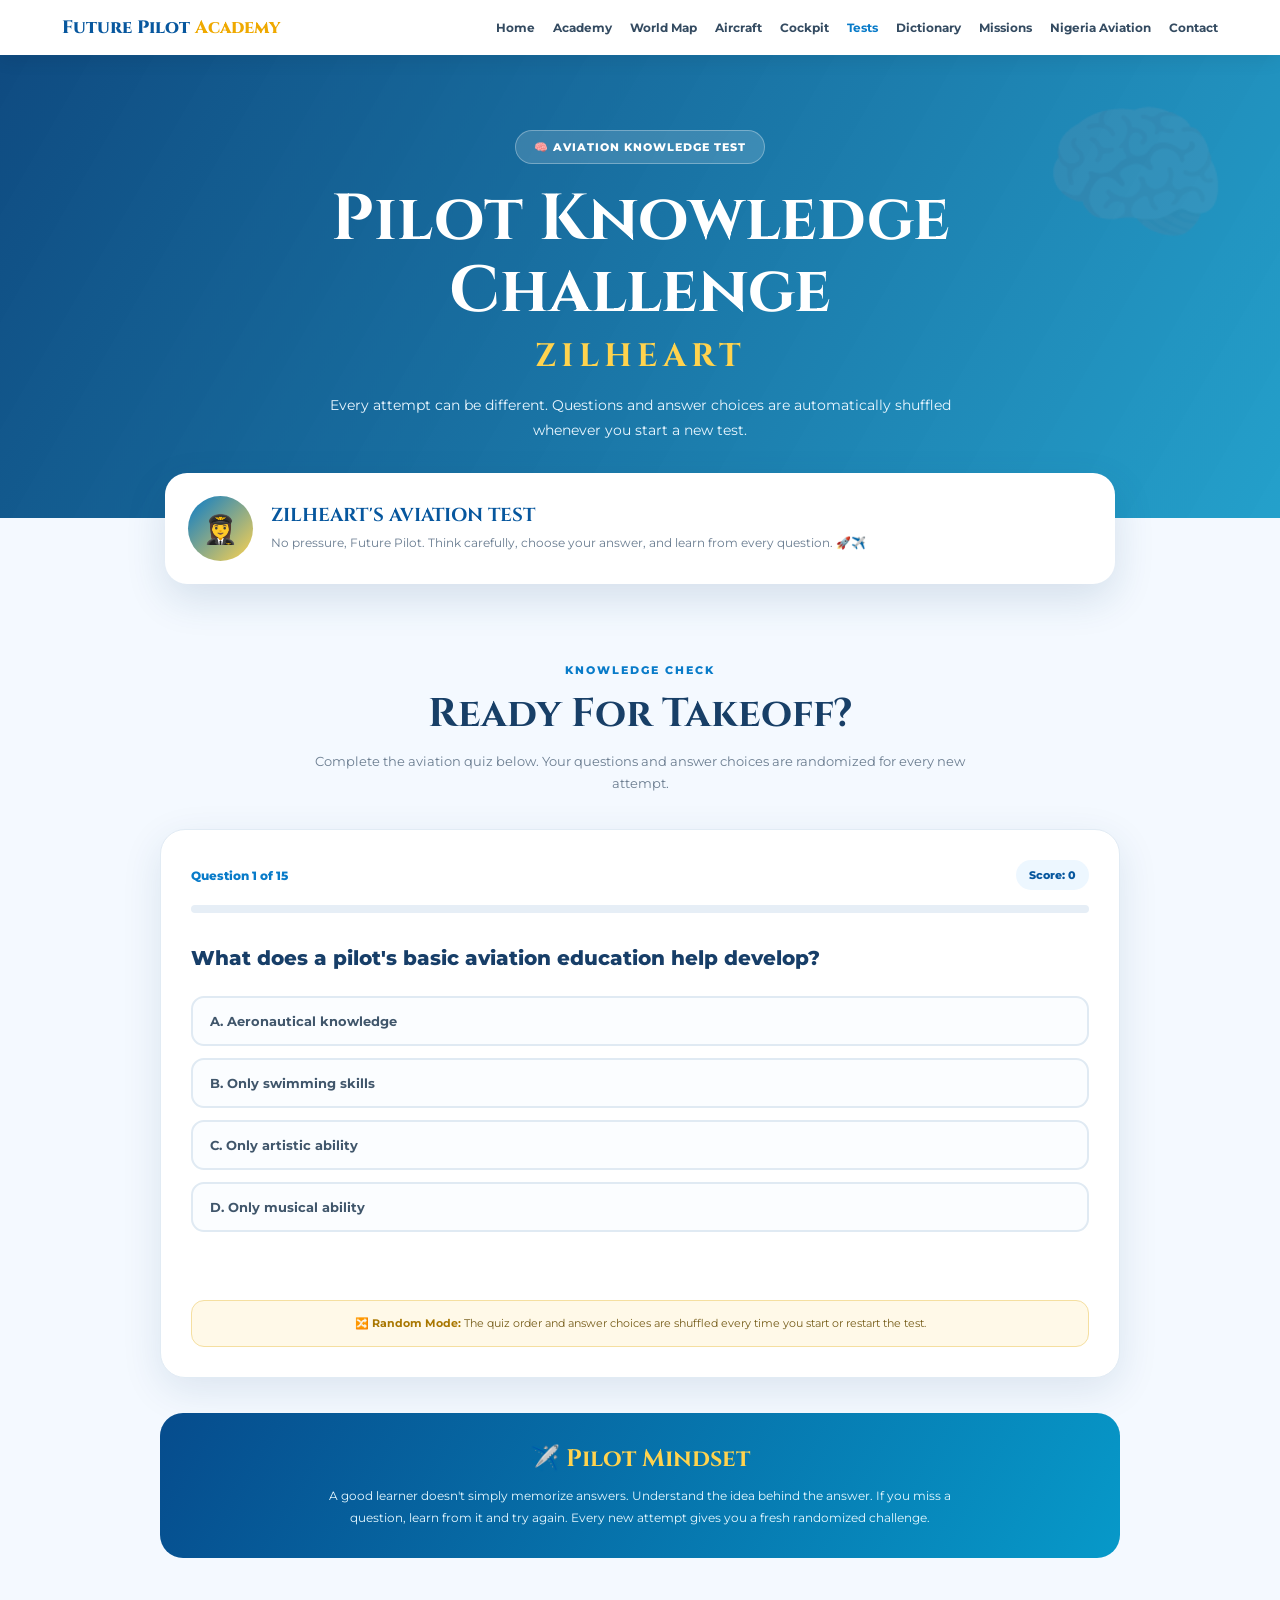
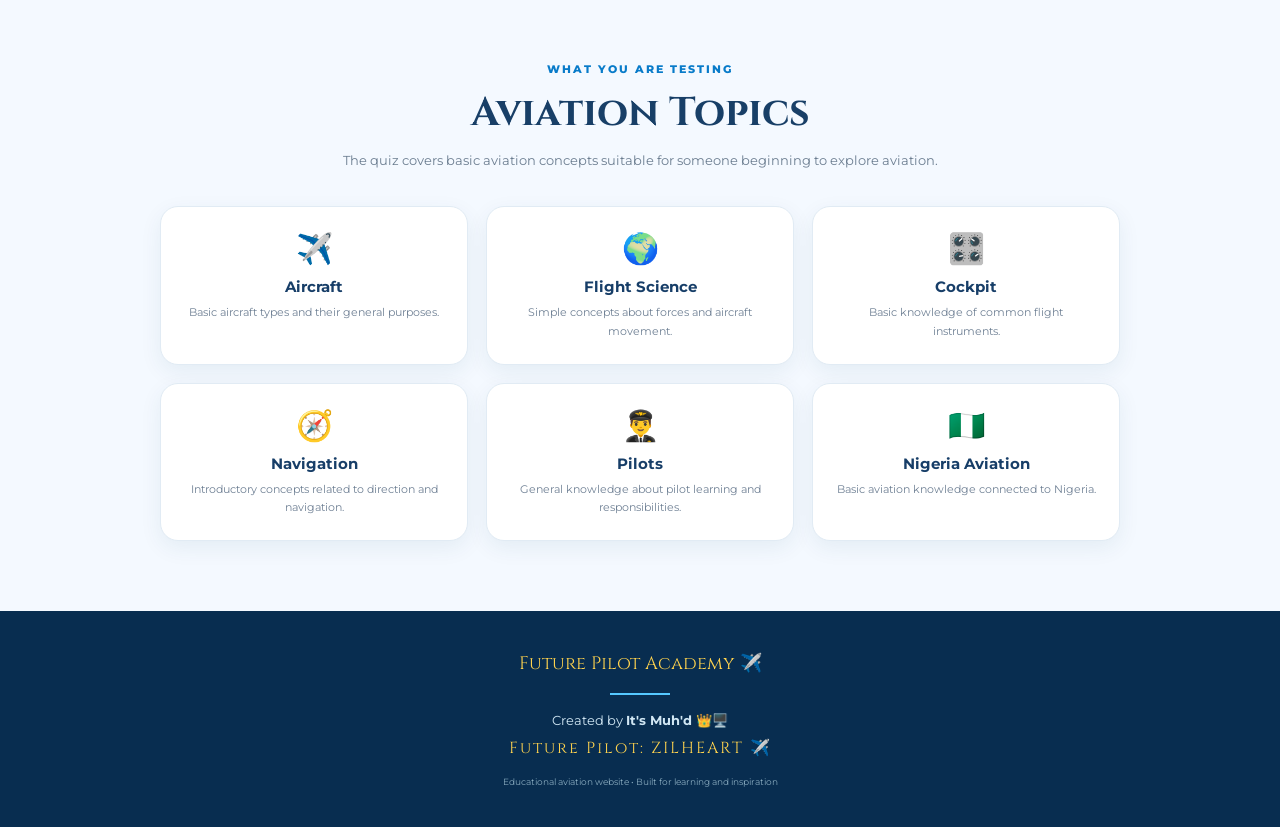
<file: tests.html>
<!DOCTYPE html>
<html lang="en">
<head>

<meta charset="UTF-8">
<meta name="viewport" content="width=device-width, initial-scale=1.0">

<title>Aviation Tests | Future Pilot Academy</title>

<link rel="preconnect" href="https://fonts.googleapis.com">
<link rel="preconnect" href="https://fonts.gstatic.com" crossorigin>

<link href="https://fonts.googleapis.com/css2?family=Cinzel:wght@500;600;700;800&family=Montserrat:wght@400;500;600;700;800&display=swap" rel="stylesheet">

<style>

*{
    margin:0;
    padding:0;
    box-sizing:border-box;
}

html{
    scroll-behavior:smooth;
}

body{
    font-family:'Montserrat',sans-serif;
    background:#f4f9ff;
    color:#17283b;
}

a{
    text-decoration:none;
    color:inherit;
}

/* ================= NAVIGATION ================= */

.navbar{
    position:sticky;
    top:0;
    z-index:999;
    background:rgba(255,255,255,.97);
    backdrop-filter:blur(15px);
    box-shadow:0 4px 20px rgba(0,0,0,.08);
}

.nav-container{
    max-width:1200px;
    margin:auto;
    padding:15px 22px;
    display:flex;
    justify-content:space-between;
    align-items:center;
}

.logo{
    font-family:'Cinzel',serif;
    font-size:18px;
    font-weight:800;
    color:#07579e;
}

.logo span{
    color:#efa900;
}

.nav-links{
    display:flex;
    gap:18px;
    align-items:center;
}

.nav-links a{
    font-size:12px;
    font-weight:700;
    color:#344b61;
    transition:.3s;
}

.nav-links a:hover,
.nav-links .active{
    color:#087bc9;
}

.menu-btn{
    display:none;
    width:42px;
    height:38px;
    border:0;
    border-radius:10px;
    background:#087bc9;
    color:white;
    font-size:20px;
    cursor:pointer;
}

/* ================= HERO ================= */

.hero{
    min-height:400px;
    padding:75px 20px;
    display:flex;
    align-items:center;
    justify-content:center;
    text-align:center;
    color:white;

    background:
    linear-gradient(
        120deg,
        rgba(3,65,122,.95),
        rgba(0,145,194,.85)
    ),
    url("https://images.unsplash.com/photo-1474302770737-173ee21bab63?auto=format&fit=crop&w=1800&q=85");

    background-size:cover;
    background-position:center;

    position:relative;
    overflow:hidden;
}

.hero::after{
    content:"🧠";
    position:absolute;
    right:4%;
    top:25px;
    font-size:150px;
    opacity:.08;
}

.hero-content{
    max-width:800px;
    position:relative;
    z-index:2;
}

.badge{
    display:inline-block;
    padding:9px 18px;
    border-radius:30px;

    background:rgba(255,255,255,.15);
    border:1px solid rgba(255,255,255,.3);

    font-size:11px;
    font-weight:800;
    letter-spacing:1px;

    margin-bottom:20px;
}

.hero h1{
    font-family:'Cinzel',serif;
    font-size:clamp(35px,7vw,65px);
    line-height:1.1;
}

.hero h1 span{
    display:block;
    color:#ffd34e;
    font-size:.5em;
    letter-spacing:5px;
    margin-top:12px;

    animation:floatName 3s ease-in-out infinite;
}

@keyframes floatName{

    0%,100%{
        transform:translateY(0);
    }

    50%{
        transform:translateY(-7px);
    }

}

.hero p{
    margin:18px auto 0;
    max-width:650px;
    line-height:1.8;
    font-size:14px;
    color:#eaf7ff;
}

/* ================= STUDENT ================= */

.student{
    max-width:950px;
    margin:-45px auto 45px;
    position:relative;
    z-index:5;

    background:white;

    border-radius:22px;

    padding:23px;

    box-shadow:
    0 15px 40px rgba(20,70,110,.14);

    display:flex;
    gap:18px;
    align-items:center;
}

.student-icon{
    width:65px;
    min-width:65px;
    height:65px;

    border-radius:50%;

    display:grid;
    place-items:center;

    font-size:28px;

    background:
    linear-gradient(
        135deg,
        #087bc9,
        #ffd34e
    );
}

.student h3{
    font-family:'Cinzel',serif;
    color:#07579e;
    margin-bottom:5px;
}

.student p{
    font-size:12px;
    line-height:1.7;
    color:#697c90;
}

/* ================= SECTION ================= */

.section{
    max-width:1000px;
    margin:auto;
    padding:30px 20px 70px;
}

.heading{
    text-align:center;
    margin-bottom:35px;
}

.heading small{
    color:#087bc9;
    font-size:11px;
    font-weight:800;
    letter-spacing:2px;
}

.heading h2{
    font-family:'Cinzel',serif;
    color:#183f67;
    font-size:clamp(27px,5vw,40px);
    margin:9px 0;
}

.heading p{
    max-width:650px;
    margin:auto;
    color:#6b7d90;
    font-size:13px;
    line-height:1.7;
}

/* ================= QUIZ ================= */

.test-box{
    background:white;

    border-radius:25px;

    padding:30px;

    box-shadow:
    0 12px 40px rgba(20,65,105,.11);

    border:1px solid #e1ebf4;
}

.top-bar{
    display:flex;
    justify-content:space-between;
    align-items:center;

    gap:15px;

    margin-bottom:15px;
}

.question-count{
    color:#087bc9;
    font-size:12px;
    font-weight:800;
}

.score{
    background:#edf7ff;
    color:#07579e;

    padding:8px 13px;

    border-radius:20px;

    font-size:11px;
    font-weight:800;
}

.progress{
    height:8px;

    background:#e6eef6;

    border-radius:20px;

    overflow:hidden;

    margin-bottom:30px;
}

.progress-bar{
    width:0%;
    height:100%;

    background:
    linear-gradient(
        90deg,
        #087bc9,
        #ffd34e
    );

    transition:.4s;
}

.question{
    font-size:20px;
    font-weight:800;

    line-height:1.5;

    color:#173e68;

    margin-bottom:23px;
}

.options{
    display:grid;
    gap:12px;
}

.option{
    width:100%;

    padding:15px 17px;

    border:2px solid #e0eaf3;

    background:#fbfdff;

    border-radius:13px;

    text-align:left;

    font-family:inherit;

    font-size:13px;
    font-weight:700;

    color:#40566b;

    cursor:pointer;

    transition:.25s;
}

.option:hover{
    border-color:#62bce8;
    background:#f2faff;

    transform:translateX(3px);
}

.option.correct{
    border-color:#32a866;
    background:#eafaf1;
    color:#217444;
}

.option.wrong{
    border-color:#df6262;
    background:#fff0f0;
    color:#a43838;
}

.option.disabled{
    pointer-events:none;
}

.feedback{
    min-height:30px;

    margin-top:18px;

    font-size:12px;
    font-weight:800;

    line-height:1.6;
}

.feedback.correct{
    color:#25834b;
}

.feedback.wrong{
    color:#b33e3e;
}

.next-btn{
    display:none;

    margin-top:18px;

    padding:12px 20px;

    border:0;

    border-radius:25px;

    background:#087bc9;

    color:white;

    font-family:inherit;

    font-size:12px;
    font-weight:800;

    cursor:pointer;
}

.next-btn:hover{
    transform:translateY(-2px);
}

/* ================= RESULT ================= */

.result{
    display:none;

    text-align:center;

    padding:15px;
}

.result-icon{
    font-size:65px;

    margin-bottom:10px;
}

.result h2{
    font-family:'Cinzel',serif;

    color:#07579e;

    font-size:30px;

    margin-bottom:10px;
}

.result-name{
    color:#087bc9;

    font-family:'Cinzel',serif;

    font-size:20px;

    letter-spacing:3px;

    margin-bottom:15px;
}

.final-score{
    font-size:48px;

    font-weight:800;

    color:#efa900;
}

.percentage{
    margin-top:5px;

    color:#60778b;

    font-size:13px;

    font-weight:700;
}

.result-message{
    max-width:600px;

    margin:15px auto;

    color:#66798c;

    font-size:13px;

    line-height:1.8;
}

.result-buttons{
    display:flex;

    justify-content:center;

    gap:10px;

    flex-wrap:wrap;

    margin-top:20px;
}

.result-btn{
    border:0;

    padding:12px 20px;

    border-radius:25px;

    background:#087bc9;

    color:white;

    font-family:inherit;

    font-size:12px;

    font-weight:800;

    cursor:pointer;
}

.result-btn.secondary{
    background:#edf7ff;

    color:#07579e;
}

/* ================= RANDOM NOTICE ================= */

.random-note{
    margin-top:20px;

    padding:13px 16px;

    border-radius:13px;

    background:#fff9e8;

    border:1px solid #f5dfa0;

    color:#765d1a;

    font-size:11px;

    line-height:1.7;

    text-align:center;
}

.random-note strong{
    color:#a97700;
}

/* ================= TOPICS ================= */

.topic-grid{
    display:grid;

    grid-template-columns:
    repeat(3,1fr);

    gap:18px;

    margin-top:20px;
}

.topic{
    background:white;

    border-radius:18px;

    padding:23px;

    text-align:center;

    border:1px solid #e1ebf4;

    box-shadow:
    0 7px 22px rgba(20,65,105,.07);

    transition:.3s;
}

.topic:hover{
    transform:translateY(-5px);
}

.topic-icon{
    font-size:30px;

    margin-bottom:10px;
}

.topic h3{
    color:#173e68;

    font-size:15px;

    margin-bottom:7px;
}

.topic p{
    color:#708195;

    font-size:11px;

    line-height:1.7;
}

/* ================= CHALLENGE ================= */

.challenge{
    margin-top:35px;

    padding:30px;

    text-align:center;

    border-radius:23px;

    background:
    linear-gradient(
        120deg,
        #064c8d,
        #0799c9
    );

    color:white;
}

.challenge h2{
    font-family:'Cinzel',serif;

    color:#ffd34e;

    margin-bottom:10px;
}

.challenge p{
    max-width:650px;

    margin:auto;

    font-size:12px;

    line-height:1.8;

    color:#e6f8ff;
}

/* ================= FOOTER ================= */

footer{
    background:#082d50;

    color:white;

    text-align:center;

    padding:40px 20px;
}

.footer-brand{
    font-family:'Cinzel',serif;

    color:#ffd34e;

    font-size:18px;
}

.footer-line{
    width:60px;

    height:2px;

    background:#55c8ff;

    margin:17px auto;
}

.creator{
    font-size:13px;

    color:#d1e7f4;
}

.pilot{
    margin-top:9px;

    color:#ffd34e;

    font-family:'Cinzel',serif;

    letter-spacing:2px;
}

footer small{
    display:block;

    margin-top:17px;

    color:#88aabe;

    font-size:9px;
}

/* ================= MOBILE ================= */

@media(max-width:900px){

    .nav-links{
        position:absolute;

        top:70px;

        left:15px;
        right:15px;

        background:white;

        padding:15px;

        border-radius:15px;

        box-shadow:
        0 15px 35px rgba(0,0,0,.13);

        display:none;

        flex-direction:column;

        align-items:stretch;
    }

    .nav-links.show{
        display:flex;
    }

    .nav-links a{
        padding:9px;
    }

    .menu-btn{
        display:block;
    }

    .topic-grid{
        grid-template-columns:1fr 1fr;
    }

}

@media(max-width:600px){

    .hero{
        min-height:370px;
    }

    .student{
        margin-left:15px;
        margin-right:15px;
    }

    .test-box{
        padding:20px;
    }

    .question{
        font-size:17px;
    }

    .topic-grid{
        grid-template-columns:1fr;
    }

    .top-bar{
        align-items:flex-start;
    }

}

</style>
</head>


<body>


<!-- ================= NAVIGATION ================= -->

<nav class="navbar">

<div class="nav-container">

<a href="index.html" class="logo">
Future Pilot <span>Academy</span>
</a>

<button
class="menu-btn"
onclick="toggleMenu()">
☰
</button>

<div class="nav-links" id="navLinks">

<a href="index.html">Home</a>

<a href="academy.html">
Academy
</a>

<a href="map.html">
World Map
</a>

<a href="aircraft.html">
Aircraft
</a>

<a href="cockpit.html">
Cockpit
</a>

<a href="tests.html" class="active">
Tests
</a>

<a href="dictionary.html">
Dictionary
</a>

<a href="missions.html">
Missions
</a>

<a href="nigeria.html">
Nigeria Aviation
</a>

<a href="contact.html">
Contact
</a>

</div>

</div>

</nav>


<!-- ================= HERO ================= -->

<header class="hero">

<div class="hero-content">

<div class="badge">
🧠 AVIATION KNOWLEDGE TEST
</div>

<h1>

Pilot Knowledge
Challenge

<span>
ZILHEART
</span>

</h1>

<p>

Every attempt can be different.
Questions and answer choices are automatically
shuffled whenever you start a new test.

</p>

</div>

</header>


<!-- ================= STUDENT ================= -->

<div class="student">

<div class="student-icon">
👩‍✈️
</div>

<div>

<h3>
ZILHEART'S AVIATION TEST
</h3>

<p>

No pressure, Future Pilot.
Think carefully, choose your answer,
and learn from every question. 🚀✈️

</p>

</div>

</div>


<!-- ================= TEST ================= -->

<section class="section">

<div class="heading">

<small>
KNOWLEDGE CHECK
</small>

<h2>
Ready For Takeoff?
</h2>

<p>

Complete the aviation quiz below.
Your questions and answer choices are
randomized for every new attempt.

</p>

</div>


<div class="test-box">


<!-- QUIZ -->

<div id="quizArea">

<div class="top-bar">

<div
class="question-count"
id="questionCount">
Question 1 of 15
</div>

<div class="score">

Score:
<span id="score">
0
</span>

</div>

</div>


<div class="progress">

<div
class="progress-bar"
id="progressBar">
</div>

</div>


<div
class="question"
id="question">
Loading question...
</div>


<div
class="options"
id="options">
</div>


<div
class="feedback"
id="feedback">
</div>


<button
class="next-btn"
id="nextBtn"
onclick="nextQuestion()">

Next Question →

</button>


<div class="random-note">

🔀 <strong>Random Mode:</strong>
The quiz order and answer choices are shuffled
every time you start or restart the test.

</div>

</div>


<!-- RESULT -->

<div
class="result"
id="result">

<div
class="result-icon"
id="resultIcon">
🏆
</div>

<h2>
Test Complete!
</h2>

<div class="result-name">
ZILHEART
</div>

<div class="final-score">

<span id="finalScore">
0
</span>/15

</div>

<div
class="percentage"
id="percentage">
0%
</div>

<div
class="result-message"
id="resultMessage">
Great work!
</div>

<div class="result-buttons">

<button
class="result-btn"
onclick="restartQuiz()">

🔀 New Random Test

</button>

<button
class="result-btn secondary"
onclick="window.location.href='academy.html'">

📚 Continue Learning

</button>

</div>

</div>

</div>


<!-- CHALLENGE -->

<div class="challenge">

<h2>
✈️ Pilot Mindset
</h2>

<p>

A good learner doesn't simply memorize answers.
Understand the idea behind the answer.
If you miss a question, learn from it and try again.
Every new attempt gives you a fresh randomized challenge.

</p>

</div>

</section>


<!-- ================= TOPICS ================= -->

<section class="section">

<div class="heading">

<small>
WHAT YOU ARE TESTING
</small>

<h2>
Aviation Topics
</h2>

<p>

The quiz covers basic aviation concepts
suitable for someone beginning to explore aviation.

</p>

</div>


<div class="topic-grid">


<div class="topic">

<div class="topic-icon">
✈️
</div>

<h3>
Aircraft
</h3>

<p>
Basic aircraft types and their general purposes.
</p>

</div>


<div class="topic">

<div class="topic-icon">
🌍
</div>

<h3>
Flight Science
</h3>

<p>
Simple concepts about forces and aircraft movement.
</p>

</div>


<div class="topic">

<div class="topic-icon">
🎛️
</div>

<h3>
Cockpit
</h3>

<p>
Basic knowledge of common flight instruments.
</p>

</div>


<div class="topic">

<div class="topic-icon">
🧭
</div>

<h3>
Navigation
</h3>

<p>
Introductory concepts related to direction and navigation.
</p>

</div>


<div class="topic">

<div class="topic-icon">
👨‍✈️
</div>

<h3>
Pilots
</h3>

<p>
General knowledge about pilot learning and responsibilities.
</p>

</div>


<div class="topic">

<div class="topic-icon">
🇳🇬
</div>

<h3>
Nigeria Aviation
</h3>

<p>
Basic aviation knowledge connected to Nigeria.
</p>

</div>


</div>

</section>


<!-- ================= FOOTER ================= -->

<footer>

<div class="footer-brand">
Future Pilot Academy ✈️
</div>

<div class="footer-line">
</div>

<div class="creator">

Created by
<strong>
It's Muh'd 👑🖥️
</strong>

</div>

<div class="pilot">

Future Pilot:
ZILHEART ✈️

</div>

<small>

Educational aviation website •
Built for learning and inspiration

</small>

</footer>


<script>


/* =====================================================
   MOBILE MENU
===================================================== */

function toggleMenu(){

    document
    .getElementById("navLinks")
    .classList
    .toggle("show");

}


document
.querySelectorAll(".nav-links a")
.forEach(function(link){

    link.addEventListener(
        "click",
        function(){

            document
            .getElementById("navLinks")
            .classList
            .remove("show");

        }
    );

});


/* =====================================================
   QUESTION BANK

   IMPORTANT:
   We keep more questions than the 15 shown in one test.
   The system randomly selects 15 questions for every
   new attempt.
===================================================== */

const questionBank = [

{
question:
"What force generally acts upward to support an aircraft in flight?",

options:[
"Drag",
"Lift",
"Weight",
"Thrust"
],

answer:"Lift",

explanation:
"Lift is the aerodynamic force that generally acts upward relative to the aircraft."
},


{
question:
"Which instrument provides an indication of aircraft altitude?",

options:[
"Altimeter",
"Compass",
"Airspeed indicator",
"VSI"
],

answer:"Altimeter",

explanation:
"The altimeter provides an indication of altitude using atmospheric pressure information."
},


{
question:
"Which instrument shows indicated airspeed?",

options:[
"Altimeter",
"Heading indicator",
"Airspeed indicator",
"Turn coordinator"
],

answer:"Airspeed indicator",

explanation:
"The airspeed indicator shows indicated airspeed."
},


{
question:
"Which force acts opposite an aircraft's motion through the air?",

options:[
"Lift",
"Weight",
"Drag",
"Thrust"
],

answer:"Drag",

explanation:
"Drag is aerodynamic resistance that acts against movement through the air."
},


{
question:
"What is the primary purpose of an attitude indicator?",

options:[
"Show fuel quantity",
"Show pitch and bank relative to the horizon",
"Show engine temperature",
"Show aircraft weight"
],

answer:"Show pitch and bank relative to the horizon",

explanation:
"The attitude indicator provides a visual reference for pitch and bank relative to the horizon."
},


{
question:
"Which aircraft is commonly associated with pilot training?",

options:[
"Airbus A350",
"Cessna 172",
"Gulfstream G550",
"Boeing 747"
],

answer:"Cessna 172",

explanation:
"The Cessna 172 is widely known as a training and general-aviation aircraft."
},


{
question:
"Which of these is a helicopter?",

options:[
"Airbus A320",
"Diamond DA40",
"Robinson R44",
"Boeing 737"
],

answer:"Robinson R44",

explanation:
"The Robinson R44 is a light helicopter."
},


{
question:
"What does VSI commonly stand for?",

options:[
"Vertical Speed Indicator",
"Variable Speed Instrument",
"Visual System Indicator",
"Vertical Steering Instrument"
],

answer:"Vertical Speed Indicator",

explanation:
"VSI commonly stands for Vertical Speed Indicator."
},


{
question:
"Which force is associated with gravity acting on an aircraft?",

options:[
"Lift",
"Weight",
"Thrust",
"Drag"
],

answer:"Weight",

explanation:
"Weight is the force caused by gravity acting on the aircraft and its contents."
},


{
question:
"Which force is produced by an aircraft's propulsion system?",

options:[
"Thrust",
"Drag",
"Weight",
"Lift"
],

answer:"Thrust",

explanation:
"Thrust is the forward force produced by an aircraft's propulsion system."
},


{
question:
"What does a heading indicator provide?",

options:[
"Fuel information",
"Directional reference",
"Engine pressure",
"Altitude"
],

answer:"Directional reference",

explanation:
"A heading indicator provides a directional reference for the aircraft."
},


{
question:
"Which aircraft is a business jet?",

options:[
"Cessna 172",
"Robinson R44",
"Gulfstream G550",
"Bell 206"
],

answer:"Gulfstream G550",

explanation:
"The Gulfstream G550 is a business jet."
},


{
question:
"Which aircraft is a wide-body commercial aircraft?",

options:[
"Airbus A350",
"Cessna 182",
"Diamond DA40",
"Piper PA-28"
],

answer:"Airbus A350",

explanation:
"The Airbus A350 is a modern wide-body commercial aircraft family."
},


{
question:
"Which aircraft is commonly used for training and general aviation?",

options:[
"Diamond DA40",
"Airbus A350",
"Gulfstream G550",
"Boeing 737"
],

answer:"Diamond DA40",

explanation:
"The Diamond DA40 is a light aircraft commonly used for training and general aviation."
},


{
question:
"What is one important quality for someone learning aviation?",

options:[
"Never asking questions",
"Stopping after mistakes",
"Continuous learning",
"Ignoring safety"
],

answer:"Continuous learning",

explanation:
"Continuous learning is an important part of developing aviation knowledge."
},


{
question:
"What is the main purpose of an aircraft's wings?",

options:[
"To produce aerodynamic lift",
"To store passenger luggage",
"To control cabin temperature",
"To communicate with airports"
],

answer:"To produce aerodynamic lift",

explanation:
"Wings are designed to interact with airflow and produce aerodynamic lift."
},


{
question:
"Which instrument is primarily associated with vertical speed?",

options:[
"Vertical Speed Indicator",
"Fuel gauge",
"Heading indicator",
"Compass"
],

answer:"Vertical Speed Indicator",

explanation:
"The Vertical Speed Indicator provides an indication of the aircraft's vertical speed."
},


{
question:
"What does an aircraft compass primarily indicate?",

options:[
"Direction",
"Fuel quantity",
"Engine power",
"Cabin pressure"
],

answer:"Direction",

explanation:
"A magnetic compass provides directional information."
},


{
question:
"Which of these is an airplane rather than a helicopter?",

options:[
"Bell 206",
"Robinson R44",
"Airbus A320",
"Airbus H125"
],

answer:"Airbus A320",

explanation:
"The Airbus A320 is a commercial airplane."
},


{
question:
"Which aircraft is associated with the Piper PA-28 family?",

options:[
"Light training/general-aviation airplane",
"Large passenger jet",
"Heavy helicopter",
"Business jet"
],

answer:"Light training/general-aviation airplane",

explanation:
"The Piper PA-28 family includes light airplanes used for training and general aviation."
},


{
question:
"What does the word 'aviation' broadly refer to?",

options:[
"Activities involving aircraft and flight",
"Only airport restaurants",
"Only automobile travel",
"Only ship transportation"
],

answer:"Activities involving aircraft and flight",

explanation:
"Aviation broadly concerns aircraft, flight and the systems and activities associated with them."
},


{
question:
"Which aircraft type normally uses rotors to generate lift?",

options:[
"Helicopter",
"Airliner",
"Business jet",
"Glider"
],

answer:"Helicopter",

explanation:
"Helicopters use rotating rotor systems to generate lift and enable flight."
},


{
question:
"Which cockpit instrument is associated with aircraft pitch and bank?",

options:[
"Attitude indicator",
"Fuel gauge",
"Clock",
"Engine temperature gauge"
],

answer:"Attitude indicator",

explanation:
"The attitude indicator provides a visual reference for pitch and bank."
},


{
question:
"What is drag in basic flight science?",

options:[
"Resistance to movement through the air",
"Gravity",
"Forward propulsion",
"Passenger weight"
],

answer:"Resistance to movement through the air",

explanation:
"Drag is aerodynamic resistance that opposes movement through the air."
},


{
question:
"What is thrust in basic flight science?",

options:[
"A force produced by propulsion",
"A force caused by gravity",
"Air resistance",
"Passenger weight"
],

answer:"A force produced by propulsion",

explanation:
"Thrust is generated by an aircraft's propulsion system."
},


{
question:
"What is weight in basic flight science?",

options:[
"The force caused by gravity",
"The force from the engine",
"Air resistance",
"The force from the wings"
],

answer:"The force caused by gravity",

explanation:
"Weight is the gravitational force acting on an aircraft."
},


{
question:
"What is lift in basic flight science?",

options:[
"An aerodynamic force",
"An airport building",
"A navigation light",
"A type of fuel"
],

answer:"An aerodynamic force",

explanation:
"Lift is an aerodynamic force generated through the interaction of an aircraft with airflow."
},


{
question:
"Which aircraft is designed primarily as a commercial passenger airplane?",

options:[
"Airbus A320",
"Robinson R44",
"Diamond DA40",
"Cessna 172"
],

answer:"Airbus A320",

explanation:
"The Airbus A320 is a commercial passenger aircraft family."
},


{
question:
"Which of these is a light helicopter?",

options:[
"Robinson R44",
"Airbus A350",
"Boeing 737",
"Cessna 182"
],

answer:"Robinson R44",

explanation:
"The Robinson R44 is a light helicopter."
},


{
question:
"What does a pilot's basic aviation education help develop?",

options:[
"Aeronautical knowledge",
"Only artistic ability",
"Only swimming skills",
"Only musical ability"
],

answer:"Aeronautical knowledge",

explanation:
"Aviation education develops knowledge about aircraft, flight science, navigation and related subjects."
},


{
question:
"Why is learning from mistakes useful during study?",

options:[
"It helps identify areas that need more understanding",
"It means studying is unnecessary",
"It guarantees a pilot certificate",
"It replaces professional instruction"
],

answer:"It helps identify areas that need more understanding",

explanation:
"Reviewing mistakes can show which concepts need more study."
},


{
question:
"What is a cockpit?",

options:[
"The area from which an aircraft is operated",
"An aircraft's luggage compartment",
"An airport parking area",
"A type of runway"
],

answer:"The area from which an aircraft is operated",

explanation:
"The cockpit is the flight deck area containing controls and instruments used by the flight crew."
},


{
question:
"What does an altimeter help a pilot understand?",

options:[
"Altitude",
"Fuel brand",
"Passenger age",
"Aircraft color"
],

answer:"Altitude",

explanation:
"An altimeter provides an indication of altitude."
},


{
question:
"Which of these is an example of a business jet?",

options:[
"Embraer Phenom 300",
"Robinson R44",
"Cessna 172",
"Diamond DA40"
],

answer:"Embraer Phenom 300",

explanation:
"The Embraer Phenom 300 is a light business jet."
},


{
question:
"Which aircraft is a large commercial jet?",

options:[
"Boeing 737",
"Cessna 172",
"Robinson R44",
"Piper PA-28"
],

answer:"Boeing 737",

explanation:
"The Boeing 737 is a commercial jet aircraft family."
},


{
question:
"Which quality is valuable when studying aviation?",

options:[
"Curiosity and careful learning",
"Ignoring explanations",
"Guessing everything",
"Never reviewing mistakes"
],

answer:"Curiosity and careful learning",

explanation:
"Curiosity, careful study and asking questions can help build aviation knowledge."
},


{
question:
"What is the purpose of a quiz like this on Future Pilot Academy?",

options:[
"To support learning",
"To replace professional flight training",
"To operate a real aircraft",
"To issue a pilot licence"
],

answer:"To support learning",

explanation:
"This website is an educational learning tool and does not replace qualified aviation training."
}

];


/* =====================================================
   QUIZ VARIABLES
===================================================== */

const QUESTIONS_PER_TEST = 15;

let testQuestions = [];

let currentQuestion = 0;

let score = 0;

let answered = false;


/* =====================================================
   RANDOM SHUFFLE
===================================================== */

/*
   Fisher-Yates shuffle.

   This creates a proper randomized order for arrays.
*/

function shuffleArray(array){

    const shuffled = [...array];

    for(
        let i = shuffled.length - 1;
        i > 0;
        i--
    ){

        const j =
        Math.floor(
            Math.random() * (i + 1)
        );

        [
            shuffled[i],
            shuffled[j]
        ] =
        [
            shuffled[j],
            shuffled[i]
        ];

    }

    return shuffled;

}


/* =====================================================
   CREATE NEW RANDOM TEST
===================================================== */

function createRandomTest(){

    /*
       First shuffle the entire question bank.
    */

    const shuffledQuestions =
    shuffleArray(questionBank);


    /*
       Take only 15 questions.
    */

    testQuestions =
    shuffledQuestions
    .slice(0,QUESTIONS_PER_TEST)
    .map(function(q){

        /*
           Also shuffle the answer choices.

           We keep the correct answer by its text,
           instead of relying on an array number.
        */

        return {

            question:q.question,

            options:
            shuffleArray(q.options),

            answer:q.answer,

            explanation:q.explanation

        };

    });


    currentQuestion = 0;

    score = 0;

    answered = false;

}


/* =====================================================
   LOAD QUESTION
===================================================== */

function loadQuestion(){

    answered = false;

    const q =
    testQuestions[currentQuestion];


    document
    .getElementById("questionCount")
    .textContent =
    "Question " +
    (currentQuestion + 1) +
    " of " +
    testQuestions.length;


    document
    .getElementById("question")
    .textContent =
    q.question;


    document
    .getElementById("feedback")
    .textContent =
    "";


    document
    .getElementById("feedback")
    .className =
    "feedback";


    document
    .getElementById("nextBtn")
    .style.display =
    "none";


    const options =
    document.getElementById("options");


    options.innerHTML = "";


    /*
       Create the randomized answer buttons.
    */

    q.options.forEach(function(option){

        const button =
        document.createElement("button");


        button.className =
        "option";


        button.textContent =
        String.fromCharCode(
            65 +
            q.options.indexOf(option)
        )
        +
        ". "
        +
        option;


        button.onclick =
        function(){

            selectAnswer(
                option,
                button
            );

        };


        options.appendChild(button);

    });


    /*
       Progress calculation.
    */

    const percentage =
    (currentQuestion /
    testQuestions.length) *
    100;


    document
    .getElementById("progressBar")
    .style.width =
    percentage + "%";

}


/* =====================================================
   ANSWER
===================================================== */

function selectAnswer(
    selectedAnswer,
    button
){

    if(answered){
        return;
    }


    answered = true;


    const q =
    testQuestions[currentQuestion];


    const buttons =
    document.querySelectorAll(".option");


    buttons.forEach(function(btn){

        btn.classList.add("disabled");

    });


    /*
       Correct answer.
    */

    if(
        selectedAnswer ===
        q.answer
    ){

        score++;


        button.classList.add(
            "correct"
        );


        document
        .getElementById("feedback")
        .textContent =
        "✅ Correct! " +
        q.explanation;


        document
        .getElementById("feedback")
        .className =
        "feedback correct";

    }

    /*
       Wrong answer.
    */

    else{

        button.classList.add(
            "wrong"
        );


        /*
           Find and highlight the correct answer.
        */

        buttons.forEach(function(btn){

            const text =
            btn.textContent
            .replace(
                /^[A-D]\.\s/,
                ""
            );


            if(text === q.answer){

                btn.classList.add(
                    "correct"
                );

            }

        });


        document
        .getElementById("feedback")
        .textContent =
        "❌ Not quite. " +
        q.explanation;


        document
        .getElementById("feedback")
        .className =
        "feedback wrong";

    }


    document
    .getElementById("score")
    .textContent =
    score;


    document
    .getElementById("nextBtn")
    .style.display =
    "inline-block";

}


/* =====================================================
   NEXT QUESTION
===================================================== */

function nextQuestion(){

    currentQuestion++;


    if(
        currentQuestion >=
        testQuestions.length
    ){

        finishQuiz();

    }

    else{

        loadQuestion();

    }

}


/* =====================================================
   FINISH QUIZ
===================================================== */

function finishQuiz(){

    document
    .getElementById("quizArea")
    .style.display =
    "none";


    document
    .getElementById("result")
    .style.display =
    "block";


    document
    .getElementById("finalScore")
    .textContent =
    score;


    const percentage =
    Math.round(
        (score /
        testQuestions.length) *
        100
    );


    document
    .getElementById("percentage")
    .textContent =
    percentage + "%";


    document
    .getElementById("progressBar")
    .style.width =
    "100%";


    let message;

    let icon;


    if(percentage >= 90){

        icon = "🏆";

        message =
        "Outstanding, ZILHEART! Your aviation knowledge is taking off beautifully. Keep learning and building your foundation.";

    }

    else if(percentage >= 70){

        icon = "🌟";

        message =
        "Excellent work! You have a strong beginner foundation. Keep studying and sharpening your aviation knowledge.";

    }

    else if(percentage >= 50){

        icon = "✈️";

        message =
        "Good effort! You have a foundation to build on. Review the lessons and try another randomized test.";

    }

    else{

        icon = "📚";

        message =
        "Every learner starts somewhere. Review the Academy lessons, explore the cockpit page and come back for another fresh challenge.";

    }


    document
    .getElementById("resultIcon")
    .textContent =
    icon;


    document
    .getElementById("resultMessage")
    .textContent =
    message;

}


/* =====================================================
   RESTART
===================================================== */

function restartQuiz(){

    /*
       This is the important part.

       A completely new question set is created.
       The question order AND answer order change.
    */

    createRandomTest();


    document
    .getElementById("score")
    .textContent =
    "0";


    document
    .getElementById("quizArea")
    .style.display =
    "block";


    document
    .getElementById("result")
    .style.display =
    "none";


    loadQuestion();


    /*
       Scroll back to the quiz.
    */

    document
    .getElementById("testBox")
    .scrollIntoView({
        behavior:"smooth",
        block:"start"
    });

}


/* =====================================================
   START FIRST RANDOM TEST
===================================================== */

createRandomTest();

loadQuestion();

</script>

</body>
</html>
</file>
